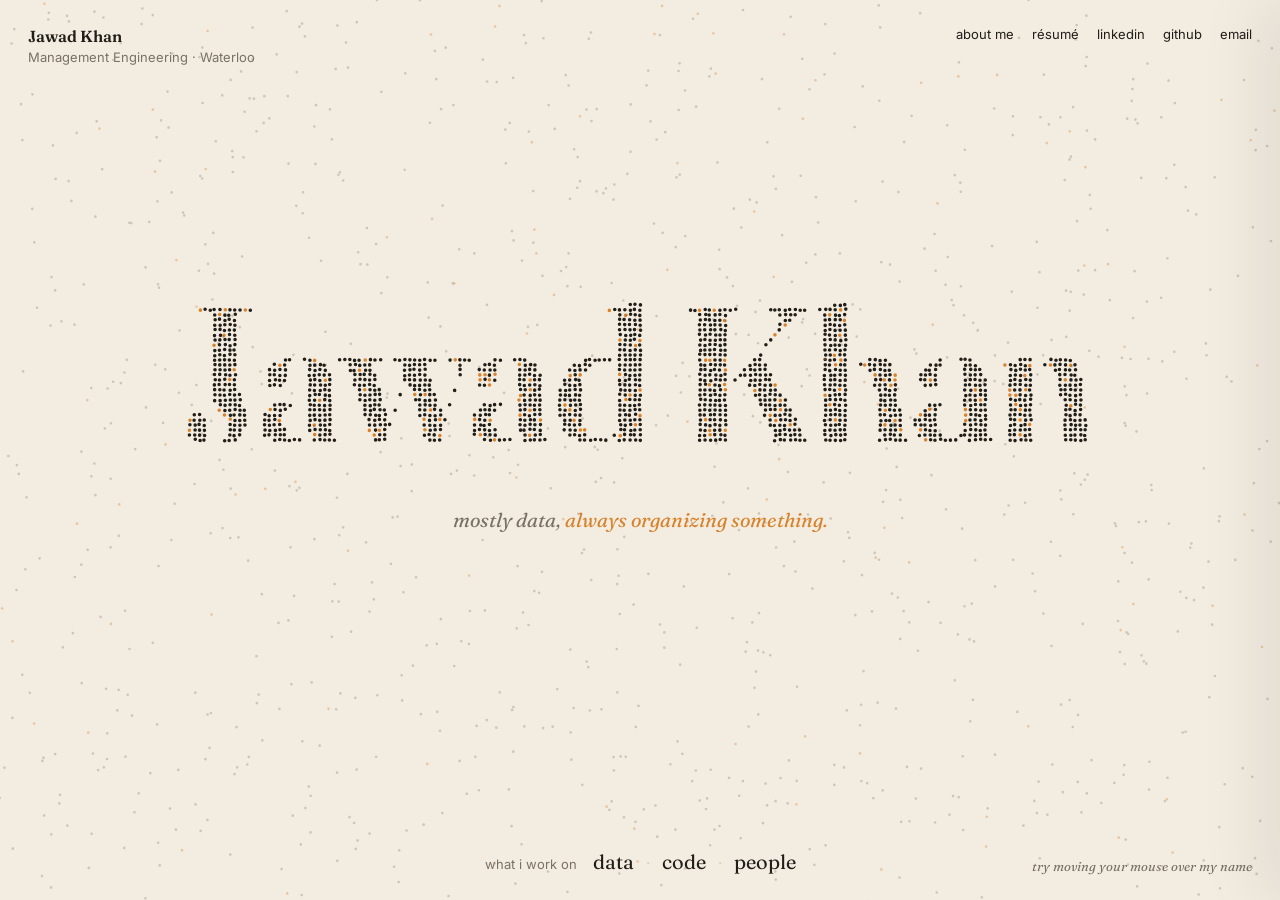
<file: index.html>
<!DOCTYPE html>
<html lang="en">
<head>
<meta charset="UTF-8">
<meta name="viewport" content="width=device-width, initial-scale=1.0">
<title>Jawad Khan</title>
<link href="https://fonts.googleapis.com/css2?family=Fraunces:ital,opsz,wght@0,9..144,400;0,9..144,600;1,9..144,400&family=Inter:wght@400;500&family=JetBrains+Mono:wght@500;700&display=swap" rel="stylesheet">
<style>
  :root{
    --bg:#f2ece1;
    --bg2:#e9e1d2;
    --ink:#211d18;
    --muted:#7a7166;
    --line:#d9cfbe;
    --accent:#d9822b;
  }
  *{box-sizing:border-box;margin:0;padding:0}
  html,body{height:100%;overflow:hidden}
  body{background:var(--bg);color:var(--ink);font-family:'Inter',sans-serif;-webkit-font-smoothing:antialiased}
  a{color:inherit;text-decoration:none}
  button{all:unset;cursor:pointer}

  #c{position:fixed;inset:0;width:100%;height:100%;touch-action:none}
  
  /* corners */
  .corner{position:fixed;z-index:3;font-size:13px;color:var(--muted)}
  .tl{top:24px;left:28px;line-height:1.5}
  .tl b{display:block;font-family:'Fraunces',serif;font-weight:600;font-size:16px;color:var(--ink);cursor:pointer}
  .tr{top:26px;right:28px;display:flex;gap:18px;flex-wrap:wrap;justify-content:flex-end}
  .tr a,.tr button{color:var(--ink);position:relative}
  .tr a::after,.tr button::after,.lens button::after{content:'';position:absolute;left:0;right:0;bottom:-3px;height:1px;background:currentColor;transform:scaleX(0);transform-origin:left;transition:transform .25s}
  .tr a:hover::after,.tr button:hover::after,.lens button:hover::after{transform:scaleX(1)}
  .bl{bottom:26px;left:28px;max-width:28vw;line-height:1.5}
  .bl span{color:var(--ink)}
  .br{bottom:26px;right:28px;font-style:italic;font-family:'Fraunces',serif}

  /* tagline under the dotted name */
  #tagline{position:fixed;left:50%;transform:translateX(-50%);z-index:2;text-align:center;width:min(90vw,560px);
    font-family:'Fraunces',serif;font-style:italic;font-size:clamp(16px,2vw,20px);color:var(--muted);transition:opacity .5s}
  #tagline em{color:var(--accent);font-style:italic}

  /* lens bar */
  .lens{position:fixed;left:50%;bottom:26px;transform:translateX(-50%);z-index:3;display:flex;align-items:baseline;gap:6px;white-space:nowrap}
  .lens small{font-size:13px;color:var(--muted);margin-right:10px}
  .lens button{position:relative;font-family:'Fraunces',serif;font-size:20px;color:var(--ink);transition:color .25s}
  .lens button[aria-pressed="true"]{color:var(--accent)}
  .lens i{color:var(--line);font-style:normal;margin:0 6px}

  /* project panel */
  #panel{position:fixed;z-index:2;left:54%;top:50%;transform:translateY(-50%);width:min(440px,40vw);pointer-events:none}
  #panel.on{pointer-events:auto}
  #panel > *{opacity:0;transform:translateY(10px);transition:opacity .45s,transform .45s}
  #panel.on > *{opacity:1;transform:none}
  #panel .kicker{font-size:13px;color:var(--accent);letter-spacing:2px;text-transform:lowercase;margin-bottom:8px}
  #panel h2{font-family:'Fraunces',serif;font-weight:400;font-size:clamp(24px,2.6vw,32px);line-height:1.2;margin-bottom:26px}
  .proj{padding:14px 0;border-top:1px solid var(--line)}
  .proj-top{display:flex;justify-content:space-between;gap:12px;align-items:baseline}
  .proj h3{font-size:15px;font-weight:500}
  .proj h3 a:hover{color:var(--accent)}
  .proj .when{font-size:12px;color:var(--muted);white-space:nowrap}
  .proj p{font-size:14px;line-height:1.55;color:#4a433b;margin-top:4px}
  .proj .tags{font-family:'JetBrains Mono',monospace;font-size:11px;color:var(--muted);margin-top:6px}
  #panel .resume{display:inline-block;margin-top:18px;font-size:14px;color:var(--accent);border-bottom:1px solid currentColor}

  /* about drawer */
  #about{position:fixed;top:0;right:0;bottom:0;z-index:5;width:min(460px,100vw);background:var(--bg2);padding:72px 40px 40px;overflow-y:auto;
    transform:translateX(100%);transition:transform .5s cubic-bezier(.2,.8,.2,1);box-shadow:-20px 0 60px rgba(33,29,24,.08)}
  #about.on{transform:none}
  #about .x{position:absolute;top:24px;right:28px;font-size:14px;color:var(--muted)}
  #about h2{font-family:'Fraunces',serif;font-weight:400;font-size:30px;line-height:1.2;margin-bottom:18px}
  #about p{font-size:15px;line-height:1.7;color:#3d372f;margin-bottom:16px}
  #about h4{font-size:12px;letter-spacing:2px;text-transform:lowercase;color:var(--accent);margin:28px 0 10px;font-weight:500}
  .facts{font-family:'JetBrains Mono',monospace;font-size:13px;line-height:2}
  .facts div{display:flex;gap:12px;border-bottom:1px dashed var(--line)}
  .facts dt{color:var(--muted);width:120px;flex-shrink:0}
  .stat{font-family:'Fraunces',serif;font-size:15px}
  .stat b{color:var(--accent);font-weight:600}

  @media (max-width:760px){
    .tl{top:18px;left:20px}
    .tr{top:20px;right:20px;gap:12px;max-width:52vw}
    .bl,.br{display:none}
    .lens{bottom:22px}
    .lens small{display:none}
    .lens button{font-size:18px}
    #panel{left:20px;right:20px;width:auto;top:44%;bottom:70px;transform:none;overflow-y:auto}
    #panel h2{margin-bottom:14px}
    #about{padding:64px 24px 32px}
  }
</style>
</head>
<body>

<canvas id="c" aria-hidden="true"></canvas>

<div class="corner tl"><b id="home">Jawad Khan</b>Management Engineering · Waterloo</div>
<nav class="corner tr">
  <button id="aboutBtn">about me</button>
  <a href="#" id="resumeLink">résumé</a>
  <a href="https://linkedin.com/in/jawad-akhan" target="_blank">linkedin</a>
  <a href="https://github.com/JawadKT" target="_blank">github</a>
  <a href="mailto:ja3khan@uwaterloo.ca">email</a>
</nav>

<p id="tagline">mostly data, <em>always organizing something.</em></p>

<div id="panel" aria-live="polite"></div>

<div class="lens" role="group" aria-label="View me as">
  <small>what i work on</small>
  <button data-lens="data" aria-pressed="false">data</button><i>·</i>
  <button data-lens="code" aria-pressed="false">code</button><i>·</i>
  <button data-lens="people" aria-pressed="false">people</button>
</div>

<p class="corner br" id="hint">try moving your mouse over my name</p>

<aside id="about" aria-hidden="true">
  <button class="x" id="aboutClose">close ✕</button>
  <h2>Hi, I'm Jawad.</h2>
  <p>I'm in my second year of Management Engineering at Waterloo, and I'm currently a data analyst intern at Webtmize. Most of what I've done involves data in some way, but I've also built software and run a nonprofit, so I haven't picked a lane yet. I'm fine with that for now.</p>
  <p>When I'm not working or in class, I'm usually building something, learning something new, playing video games, or talking with friends.</p>

  <h4>something i care about</h4>
  <p>Growing up, I didn't really know what mental health was. Nobody around me talked about it, and that's pretty common in South Asian families.</p>
  <p>In 2023 I started South Asian Saffron Minds, a youth-led nonprofit focused on mental health for South Asian youth. Since then we've run workshops at community centres and schools, written blogs, raised funding through pitches and grants, and built a team that's now spread across the world.</p>
  <p class="stat"><a href="https://www.instagram.com/southasiansaffronminds/" target="_blank"><b>see what we do on instagram ↗</b></a></p>
</aside>

<script>
/* =========================================================
   CONTENT: edit your projects here
   ========================================================= */
const LENSES = {
  data: {
    line: 'dashboards, models, and the occasional "wait, that number\'s wrong"',
    items: [
      { t:'Webtmize', d:'dashboards tracking ad traffic and conversions for an agency, plus rfm customer segmentation in sql that sorts their customers into groups they can actually target', link:'' },
      { t:'Stratford Concert Choir', d:'dug through ticket + social data to find which concerts actually drew people in', link:'' },
      { t:'PriceLens', d:'price elasticity modelling on my own grocery receipts: regression to measure how demand reacts to price, then simulating whether promos actually pay off', link:'' },
    ]
  },
  code: {
    line: 'most of these started as "there has to be a better way"',
    items: [
      { t:'EradiScan', d:'raspberry pi + yolo that spots invasive species in the field and logs every detection live', link:'' },
      { t:'TaskFlow', d:'full-stack team task tracker (fastapi + postgres) with a dashboard for what\'s slipping', link:'' },
      { t:'Hands', d:'early engineer at a startup, built rag-powered recipe search and a trending-recipes ranking', link:'' },
    ]
  },
  people: {
    line: 'turns out running a nonprofit is mostly spreadsheets and group chats',
    items: [
      { t:'South Asian Saffron Minds', d:'a youth mental health nonprofit i founded: workshops at community centres and schools, blogs, and a team around the world', link:'https://www.instagram.com/southasiansaffronminds/' },
    ]
  }
};

/* =========================================================
   DOTS
   ========================================================= */
const cv = document.getElementById('c'), ctx = cv.getContext('2d');
const off = document.createElement('canvas'), octx = off.getContext('2d', { willReadFrequently:true });
const INK = '#211d18', ACC = '#d9822b';
const AMBIENT = 240;           // loose background dots
let W, H, DPR, GAP, particles = [], shapes = {}, state = 'name';
let mx = -9999, my = -9999;

const shuffle = a => { for (let i=a.length-1;i>0;i--){ const j=Math.random()*(i+1)|0; [a[i],a[j]]=[a[j],a[i]]; } return a; };
const isMobile = () => W < 760;

function shapeRegion(){
  return isMobile()
    ? { x:0, y:H*0.09, w:W, h:H*0.33 }
    : { x:W*0.04, y:0, w:W*0.46, h:H };
}

function sample(draw){
  off.width = W; off.height = H;
  octx.clearRect(0,0,W,H);
  octx.fillStyle = octx.strokeStyle = '#000';
  octx.lineCap = octx.lineJoin = 'round';
  draw(octx);
  const d = octx.getImageData(0,0,W,H).data, pts = [];
  for (let y=0; y<H; y+=GAP) for (let x=0; x<W; x+=GAP)
    if (d[(y*W + x)*4 + 3] > 128) pts.push([x + (Math.random()-.5), y + (Math.random()-.5)]);
  return shuffle(pts);
}

let nameBottom = 0;
function drawName(c){
  c.textAlign = 'center'; c.textBaseline = 'middle';
  const twoLines = W < 600;
  let fs = twoLines ? Math.min(W*0.3, 150) : Math.min(W*0.15, 190);
  const font = s => `600 ${s}px Fraunces, Georgia, serif`;
  c.font = font(fs);
  const widest = twoLines ? Math.max(c.measureText('Jawad').width, c.measureText('Khan').width) : c.measureText('Jawad Khan').width;
  if (widest > W*0.86) { fs *= W*0.86/widest; c.font = font(fs); }
  const cy = H*0.43;
  if (twoLines){
    c.fillText('Jawad', W/2, cy - fs*0.48);
    c.fillText('Khan',  W/2, cy + fs*0.48);
    nameBottom = cy + fs*1.05;
  } else {
    c.fillText('Jawad Khan', W/2, cy);
    nameBottom = cy + fs*0.6;
  }
}

function rr(c,x,y,w,h,r){ c.beginPath(); c.roundRect ? c.roundRect(x,y,w,h,r) : c.rect(x,y,w,h); c.fill(); }

// analyst: a rising bar chart
function drawAnalyst(c){
  const r = shapeRegion(), s = Math.min(r.w, r.h)*0.6, cx = r.x + r.w/2, cy = r.y + r.h/2;
  const hs = [.36,.58,.46,.76,1], bw = s/7, g = bw*0.55, total = 5*bw + 4*g, x0 = cx - total/2, base = cy + s/2;
  hs.forEach((h,i) => rr(c, x0 + i*(bw+g), base - h*s, bw, h*s, bw*0.22));
  rr(c, x0 - bw*0.4, base + s*0.06, total + bw*0.8, s*0.04, s*0.02);
}
// builder: </>
function drawBuilder(c){
  const r = shapeRegion(), cx = r.x + r.w/2, cy = r.y + r.h/2;
  let fs = Math.min(r.w, r.h)*0.55;
  c.textAlign = 'center'; c.textBaseline = 'middle';
  c.font = `700 ${fs}px "JetBrains Mono", monospace`;
  const tw = c.measureText('</>').width;
  if (tw > r.w*0.82) { fs *= r.w*0.82/tw; c.font = `700 ${fs}px "JetBrains Mono", monospace`; }
  c.fillText('</>', cx, cy);
}
// organizer: a checklist (the last box is still open)
function drawOrganizer(c){
  const r = shapeRegion(), s = Math.min(r.w, r.h)*0.62, cx = r.x + r.w/2, cy = r.y + r.h/2;
  const box = s*0.2, lw = s*0.045, rowH = s*0.34, left = cx - s*0.55, top = cy - rowH*1.5 + (rowH-box)/2;
  c.lineWidth = lw;
  for (let i=0; i<3; i++){
    const y = top + i*rowH;
    c.beginPath(); c.roundRect ? c.roundRect(left, y, box, box, box*0.18) : c.rect(left,y,box,box); c.stroke();
    if (i < 2){
      c.beginPath();
      c.moveTo(left+box*0.22, y+box*0.55); c.lineTo(left+box*0.44, y+box*0.76); c.lineTo(left+box*0.8, y+box*0.26);
      c.stroke();
    }
    rr(c, left + box + s*0.12, y + box/2 - s*0.035, s*(i===2 ? 0.42 : 0.72), s*0.07, s*0.035);
  }
}

function build(){
  DPR = Math.min(window.devicePixelRatio || 1, 2);
  W = innerWidth; H = innerHeight;
  cv.width = W*DPR; cv.height = H*DPR;
  GAP = W > 1400 ? 6 : W > 760 ? 5 : 4;
  shapes = {
    name: sample(drawName),
    data: sample(drawAnalyst),
    code: sample(drawBuilder),
    people: sample(drawOrganizer),
  };
  const N = Math.max(...Object.values(shapes).map(s => s.length)) + AMBIENT;
  const old = particles; particles = [];
  for (let i=0; i<N; i++){
    const o = old[i];
    particles.push({
      x: o ? o.x : Math.random()*W, y: o ? o.y : Math.random()*H, vx:0, vy:0,
      tx:0, ty:0, ax: Math.random()*W, ay: Math.random()*H,
      ph: Math.random()*Math.PI*2, acc: Math.random() < 0.09,
      r: 0, tr: 0, amb: false
    });
  }
  document.getElementById('tagline').style.top = (nameBottom + 6) + 'px';
  retarget();
}

function retarget(){
  const pts = shapes[state], dot = GAP*0.36;
  particles.forEach((p,i) => {
    if (i < pts.length){ p.amb = false; p.tx = pts[i][0]; p.ty = pts[i][1]; p.tr = dot; }
    else { p.amb = true; p.tx = p.ax; p.ty = p.ay; p.tr = dot*0.75; }
  });
}

const R = 95, R2 = R*R;
function frame(t){
  ctx.setTransform(DPR,0,0,DPR,0,0);
  ctx.clearRect(0,0,W,H);
  const groups = [[],[],[],[]]; // ink, accent, ambient ink, ambient accent
  for (const p of particles){
    let tx = p.tx, ty = p.ty;
    if (p.amb){ tx += Math.sin(t*0.0004 + p.ph)*22; ty += Math.cos(t*0.00033 + p.ph*1.3)*22; }
    p.vx += (tx - p.x)*0.045; p.vy += (ty - p.y)*0.045;
    const dx = p.x - mx, dy = p.y - my, d2 = dx*dx + dy*dy;
    if (d2 < R2){ const d = Math.sqrt(d2) || 1, f = (1 - d/R)*5.5; p.vx += dx/d*f; p.vy += dy/d*f; }
    p.vx *= 0.84; p.vy *= 0.84;
    p.x += p.vx; p.y += p.vy;
    p.r += (p.tr - p.r)*0.08;
    groups[(p.amb ? 2 : 0) + (p.acc ? 1 : 0)].push(p);
  }
  const styles = [[INK,1],[ACC,1],[INK,.18],[ACC,.35]];
  groups.forEach((g,k) => {
    ctx.globalAlpha = styles[k][1]; ctx.fillStyle = styles[k][0];
    ctx.beginPath();
    for (const p of g){ ctx.moveTo(p.x + p.r, p.y); ctx.arc(p.x, p.y, p.r, 0, Math.PI*2); }
    ctx.fill();
  });
  ctx.globalAlpha = 1;
  requestAnimationFrame(frame);
}

/* pointer (mouse + touch) */
addEventListener('pointermove', e => { mx = e.clientX; my = e.clientY; });
addEventListener('pointerdown', e => { mx = e.clientX; my = e.clientY; });
addEventListener('pointerup',   e => { if (e.pointerType !== 'mouse'){ mx = my = -9999; } });
document.addEventListener('pointerleave', () => { mx = my = -9999; });
if (matchMedia('(hover: none)').matches) document.getElementById('hint').textContent = 'try dragging your finger over my name';

let rt; addEventListener('resize', () => { clearTimeout(rt); rt = setTimeout(build, 200); });

/* =========================================================
   UI
   ========================================================= */
const panel = document.getElementById('panel'), tagline = document.getElementById('tagline');
const lensBtns = document.querySelectorAll('.lens button');

function setState(next){
  state = (next === state) ? 'name' : next;   // clicking the active word goes back
  lensBtns.forEach(b => b.setAttribute('aria-pressed', b.dataset.lens === state));
  tagline.style.opacity = state === 'name' ? 1 : 0;
  retarget();
  if (state === 'name'){ panel.classList.remove('on'); return; }
  const L = LENSES[state];
  panel.classList.remove('on');
  panel.innerHTML = `
    <p class="kicker">${state}</p>
    <h2>${L.line}</h2>
    ${L.items.map(it => `
      <div class="proj">
        <h3>${it.link ? `<a href="${it.link}" target="_blank">${it.t} ↗</a>` : it.t}</h3>
        <p>${it.d}</p>
      </div>`).join('')}`;
  [...panel.children].forEach((el,i) => el.style.transitionDelay = (120 + i*70) + 'ms');
  requestAnimationFrame(() => requestAnimationFrame(() => panel.classList.add('on')));
}
lensBtns.forEach(b => b.addEventListener('click', () => setState(b.dataset.lens)));
document.getElementById('home').addEventListener('click', () => { if (state !== 'name') setState(state); });

const about = document.getElementById('about');
const openAbout = v => { about.classList.toggle('on', v); about.setAttribute('aria-hidden', !v); };
document.getElementById('aboutBtn').addEventListener('click', () => openAbout(true));
document.getElementById('aboutClose').addEventListener('click', () => openAbout(false));
addEventListener('keydown', e => {
  if (e.key !== 'Escape') return;
  if (about.classList.contains('on')) openAbout(false);
  else if (state !== 'name') setState(state);
});

/* résumé: the PDF is embedded below so the link works from a single file */
const RESUME_B64 = "JVBERi0xLjMKJcTl8uXrp/Og0MTGCjQgMCBvYmoKPDwgL0ZpbHRlciAvRmxhdGVEZWNvZGUgL0xlbmd0aCA4NzI0ID4+CnN0cmVhbQp4AZ2d2ZIcx3WG7/sp2hEOxkwYaHZ39aorD8GRBYkgQQIUFbZ0MYRGI4oEh6RFLQ6/jt9HvvCt/Cr+zpJ/Zi3dM3AoQixUZZ08y3+WPJnV8/380/n38yX/263W8/1xPf/hdv7F/Nv5B6/n681if9iv/Gm5XnfLRbc7zvfdwR7OX7+dv//6r6v5avb6d/N/m1/8/OZyzpDV/OLPfrGdX3DHb/z2cv6023PjF1wsF4f5xe95xNVxfvHt5fw389c/n1+/ZuLZcXHcrXc+b16ult1iB3+r42J7XOWs6zlXPutus3/qpLr5xWG70/V6edxezirl+QTlXbfojqvdgHYXtC/+83L++g/B1uTLx8XmsNuXl2ehjsrYH5yrHUrovpbUuofUiM/Tfy7Pfrycr/eLjWlvxgU6uvmjP0NHt37Bsx/8Yj+/+Ka8ds/FmsH3i3LnjV8wGBX/ZhaaxXLHw/zP2DtsitV2xv8G9ncLFP7mrev87fy4W+xszDfzV+ADKIz1trZXV9uB5I9T23q/XWyXy2l7zkCRBPuqyCNVoUYUs27UYbhyLQ4Hzy7G6rh/66PByfvD4dyq5rJZHMNphd9ezmISYetm2qAFbFXJIW2HpraL/dK0PDN/eztfGe3t5ryeN0tssT8UPSf0q55nZ+C5Wa0X+103rWfz1jvpIFE2u/h9QSBQDIm/LBdntflzHwVMAVyorgBY9pHfv67eXtUUzJorFTUVMG4B4wadCY3LxXK5xPffzFerxXG7XfvIct3t5rvjgXe6VNZGceKV2Ww1u/jqm2/+PXlYGhnCTmXE398s1utjdYjtxkwmBsbusNnhrLv9fnFcrjMKbDXtR64b8HQTMEZLd6Fe09ddODYhs/DkUXDC55Bqf9jhr/2Jarj5CRNtNhuLGy99TmLLX/2COwokmDgsey+vegK8u85ffGXhmsDxaXnPuOfZ/OLXF34Lnj/wC5xI+LnT8B+Lp4zjFawcOvPdJ0Ey+cQNoH6P9LDFlRi9+8FpoTjRgrvgXfN99OtLvwdbQbYzskAsPFfifwetNbCYIqZoqdAqwb4rE8JV8e3JFBUIIJusSKSRByoCPiwsZjhHB5b7ukM3u3jPLzYm+ZUP40I4ufmm3ApBkDLUA4XgkdHBPrh+CEArM/HSAN7jcwJAMwPQeueG4QKNks9Do7KFKavrugX2ESCeO7tgWSaeXSA8b3Lv6leNhT5S0hqH9KBM+TG/kMH/6FhAfgUmBRYZ676hDwIOa4PCDQHMcRWq5M6tk0JxZgP4gqIPEM/zi2uXA7D8xS94SRiR/EbP5D/MGteQ34mpP7n42OveLGdehhDGnQPVuAtEJ3uzCnZ5xBDixcPTc04bKLwaNcpdpD2JIcxPuWcLXMuAsO7A7XD+K4WPRClakruJd+lBdwg21ZMmwlx40na1WG1LgVkRKqSlIA76iBuaSXxJRs1tF2YzjP/cFY/5GW5In9XAo/cEGV1okgzbclaw0kDEdMWjJzkdmmk1aRZvNflLURWjshO6NWJQ0KD/cM4NvxELIKVnbUwPtPHmZ0VUId/CGuiB6XvZf0xMirwLQRx3SuMvnTFIPE8p0WWVUpKoojCkRwS+v9Gk6cSNGR+ps2cuE24l06TVZiXNwpnUUiVxXk13umUsGCYY/0tzS54lTSoFnwUVJp+P0rk7dtVE6hW+2hRyEvjdcbGmNh4uJSxieDxTUqwSSNe/[base64]/JmkJ+AqXNZmsh9V9cfjQuhclC75959jNZ9kvnCvYaB5L95S6iDm4i6tpCxIP653Kufg3OU6gyj+cRDarlwo1AZYiwsgI1FxNH+XamrrbZEVtgeuX8MKMKBdXVs1Y2rEcUwrR1emns6mUh8twvsGOjlZyhybLKAeKiImGsOqY5a/aoGpZH+kRnVmBhCTQVZRdwCi6QPEMIVxoU6RI5HsLckWLluKMo2gUDo+gdmFPd5oV1jd81uciojeY+FtrSUdy6ARCr2dwezXjZUpapgUH0RaqU4eJB1pAN9FIziQJGoT27EEj1ole8XurollwBAzT29CU91d7JJf32iLssaTN6w7Eu6a//8t3tD1/dfotnYSd4d6KTq/rtAbWvDrmqn72dD1b1aJR+YfQVYHpJo9FW/au8doBt92uebHuBzzpWX5jWjjQ3DVcWAk339m/Ts/3X5Lb7VrvZv4ec0mQrE/Um3bNcWHbznHfUYPwEch5HkJ8LgC2jL7iTzQDqiR3/8lX83/yCdae8deyHMriw0CSb1mwnGiHbLSF4u0tud2qEfGi535vBwaXFEWNne/DlIcGR3k9Z/eZDHx55BPXF+oKLYBH/NUpGgOHPnToPI79zR9PcSshvH8hvKzrb6y2t7RQiTV07bmcbwjRftgc6R6c08NHlfOv2wu24gH/zP5fxa+fRRFEF0EoQfRUehaMC9nAl7oiE+2cQ+MDJQl+jskXDeJGqWvGSbesLgpJDytobJiIp8Cbswyx32hUpi8yYMxIf+g9v50KTv/n6c3+VgsfCxHrV7XZm889cDYy8jYDEWlrSVOP1QsV2cdzvY3cgL3erxZb29XZjlitLxv3Mdwcu/[base64]/rRgvZi3s1QUimkFQoramuTofMNW2PY4JjH3n6URFzvabO3owi5oduUZgUR393e6J5mUCPGt+LzIE9X/twLj5zSmSIsI+7kEa9LER1p7Gi7mnUC6dF+mpGvXES6LW/72BGh303oWdDcWsmtKf7ptCV58u+kI0FnnJAjUQiJTZOBG+DOTtJkzCfXwhCmtSbCcYb2BQCxJvwpQsx0lhA4YaavQDtG9cRPi+i4ryBtKhVlcrWb5wWWpajiKZeCyY8a1UmXNmtOPfKwRJb8xkp8z33EgsfD3pJumWI49iqzgc/jeucCqkU6zvOQbx+O+P8Q+0tiKfq3+JXEmuQ5M1HJfB4L9L04uFYljRU+h0pUWoVybocC614W0AvipSY4sWzgHW9zmprGzskExiZN1udG0wMhu296gcmrFEjlWsvqVKTSA0m67s21fxCOykyeNOgFeb+tzBYVNFEo4a4aSxaTCnIrE+/H7flAdJ4bbTr2ULImbGcOxl0N0dbHR0yeL5D1N2wAbw+dqNc/qpILISdbxemiyiTh1bcA4UjmVnSCaz1DIXmU+vXRqcrjilId7KV+q+fuQiE+596xCDmvHBKvgdYVySCrWYWw7oj4go+lCOjfedxFBWB750XWJAE0lRD25QI0KdoK9BWjIh4ja6SxaolLyR9UeUuQpbXVGUzoix+azxu0N/[base64]/27F5ibPYmCE3/DXTAVmGWhLMTIWcfwQlODTCWcRujzfCtVV41JA5pFyGt0WFy1l73HXEh3oipTGvmMmgmB5hTAuILWeyKpOzXiiMEmShhkbB4iglb0wlzjBYHcZjkNfVanUQZ4jJie2SNixU0sA8flVfDQbPmObSf1VWqSUdvfMoadzku5dO8GpbJYRFTzyHwqG2vYKFO6cw/g8j9Q8AgtpTY18TRfbs5xfe+6FwDEhVU2HMFsKhVhNnXjgHhErNutORxXemC1LpXgv/f8agDoceHs+r4bgsKHhJKhQ4ueTZo3s5CWf9TaQBaUkIY+L18FOT2SG868Ye4bo5XBqS1dI0WZLz5FPCIymRkAJHeSQaP7buKwXfQi2mQv3vofG3qFXTfeYfrchaNIDUbEGoxgXDYzqW1CXC5CgRghzLIrLhqFM4PJ8e48B1+NRieOEobnX/j2KTTSXYWZSrb03RjtUZ0h/l872fDf5gucIMxzVbAZymGMmKqUf1c0mDkYjt1SsMKbz4o9U5vcChxMimqFD+fdDFx6MXIl792HZeDLuIBB81sNi7UBDzVKG3NoO3RrYiT5l85X1UeIv+P9ON/LhSyRDHvzqPGuSfNbk/uw6QoERrnphc9Lf4DYaj1cKw19bw5ojXZisMXfjGU7WHml+Hc3HPqIvfhNxynfQ0mVZzZbnLFHbbakn0ZhKpgGWExLs1MnVFfL/WK73RznfaYeuXmyou46sOuWL2fVUCW6dgWjuTiZEnhjw+7i1hDSDbcvAgcMj2MbtoA0P9D+U+4avb6c72M/tjz8MgCH4LfhoMxUNjxyNzw2PDSD6LKyZQJDmAN5sBfz3J9C18tMe1i24eDyJI29bQhF3c1FYIWL/ubN6rjZku1mFiAiNFqGl6we1OsbEpBJB9tQDWufOAWm+rgXG09Xe+vVwo4nR9FWF7bnzqh7g3qzJuILwjVrXeHeyIDCyiIoymXPxVNlgDmUp9ifFt+zMiAtUi6+5MLOocVWk++2WAvb3sRrx3M2C69xJknyvZ2TUhBmtAyO/tWnj9DYRJpxf2mNPx8OfFqRWkk3OGZ39h/O7met7bscKu7yci9I2UZ11GQu6aQw0Qx6OOOO1kBgXnl9WEq6D5oZ0K+ZNI0U/owddNJsbCxDqq2ieNPU6r4V1YLnCDwwajWAvGbzUJ2liPAw5X4IAWCsVbD5ofGANaQEcz/uacUKOlTCfMezgCHUdGorF3eaSWC9a9Z7SaOp5xk2KC/d5UJG2HGfjUyH0GgkqtjGJLWsOQukcK3lYbEBD8OFVIrUbKuZonzZb1N671tL2YketgpKMR/F7tBAsmg921O1KSn72yejg/piTV2b2hSQkarXaU4rE8zOwKDGARGrnX8TJq2pd2uJmLcaE4qE0CN1LB4XKrsjJ+JX5YREDZXnDhe4PTu+zVraIRU/B1ND5TMv1SiuzGHc0YTLqhjdUr0dXhXgllu17V7UCxhwHoua7gMymvA+RTZjAaCQjiZQpGeNBSKFIokmylH+cZLbk4RwXdh5MHZ4rKstRAFf5NVWbg/oi7NHbLdx/v/S2aFOCHfwOV8WR/fYFF9Q5BaqqVKxyY98Zl+t8UdpVWhTQdlMUo3b2FSILWmzVObMqVpTQKkW0pQNrWw/[base64]/KIeBJiLzxOfJEZn3q8W+LMN6oAn9D4Uzt8lMLr87ifNSSnrRg0t6+OgpB5g0kNCjO5M/[base64]/+fqZcI29smV1vpBWpzKjalJZHH+cRJ8G16FXAk500q4I6jsou7QCF/YDENg5rsj59BSPe2c1dGNwiVIVbuHjRe7zyYRgv/AiUh83Mow34lsJ5VdRQR4PQKaZW9BHXB75p6TG2WuUx0nbZPf36gZ+mOPbfrh8Ah9Ws5WC4tUYl3L1wIVC5eA9Q8ygsxAXyPcD4hr7XljV/Tj3a5gwdoCEZW64uEGKzpkPZGYsdW8J/8wu8/kyHsmVv7Pl+aL7jF0G2m1E7jx4NjTfsatj2VW8gD4WEHngUerCuiSM0+mnvmYEHHTge08iCVRGLZi/EkJufCLh448GO17iW5m/cKaCvGc1xnJk7m7LR/Vi4lX0McNx3856Aj2x27jkE0tHliXfTD0qvc5brG+SZ7HV6XPdQjPEREVXCtMITd3Jfi5aIBIrxfrz8mY8HE5Fq5T68ODyp3QEta5S8vpyxmYt/ScGmcj8SqztSolxWj5rJPymB6OOefk9XZPzqy2ZTKqthRWZHbcamiYyz4ruC0o6sFdlHcgRDl0U95E+fKHsnqLKmtxBLSuKZ7mj/[base64]/wWzOrw5mz4pa8BkDTDONHzQeNKt+qkDdVpWNbSsmSTQWoJhRKNEZ0NMY0kpVUnTlOC/hKSvPoDTegvULolSPqqTRs6Mk9BM2qh2JItZfujJkWC8Jab7bCvWpiMTXZvkTRGIhtJbmOZmwmSq+QC2iMTZ0z5oRZsfQXEiIuZnQh5nt48AVOc3Bawy0/8OVN7swSYvW+BBbf0u+i9wnXybyxPuLL+xL/h3nDzi35V4f0ed6cyiCctuSrw1KlZgq5eHX75scfbnEpfnupfGk4mYVsO3THZ4fzpJMlEEVmfJv0j2f3cvghmcWuOxzL272er+3lbJ+gPU/7/B7SP5np+Pp0GFo7NgDQq1Yysp1wa/7g9hVK9ciD6xKSMoJCSzWhKN7Z4RLjgflkvrqGKz7TGFlkNXVzx7gaJkiThhpEyB2/x8R4AByIU53e9GgAe7FIMNUxDDPCs+uoWe/20OvrEXuZHlju/[base64]/2OC5kYf7rTngZu+uOPDLXZizJh3T/Ec2VL1hbq3bPgHvzpoaHcJMLHrguxZrPGvJvhIm+0bG4UMIBf0HjmNFi7aVLNxEGvcHmpyX9VISdXRDEFMIP9lIQBEFKaXBf2K2H5nsinuzaiiaTGTHg53bzBLKElP3cbbYCQTBiYCl1mBVhWjFawlRrEe9+LHvyifr2zs7lll6N+Uf8ScK5tIf2HWxjCTZGW/4dLryBLwuv9YN56B1Y265l+QXLwaf1Ux8RbA+sNkYDvpbMNFHmR1Baff8V38miA+SOgchHychHKRzmBdZolYRcM+9TBghAf+gUhLTwOLOotfHhwLM8RG62Zl/4ek/Te8/jfY8Q6OYy69uFQD6vAU/out8SUZk4KpV3PaMaMTv1dOU0eBv4QL9MNt6Idya04BMNPv0krxrBxxcy56Yk+psVxZPXEQdOz/Mg7Giehe3EQUDXSl72QPWXfLcv23ZEffE0bv2Njyo0OpMtPtcRvGOQiZnrRH4jCqfRxTemnFA2AiFBdtUvsKvtsFiD8IuRFb09MmYNOk/opGhWxEs3pUegJ+zQEPnbqcBAujH4jGxPwwjyVuXLIzHs7r/w9mBGQNI3uaD6RRBY72FV6EOY3gU0k1+iGuxc+C0yNiYd7IZ4ISFFiQI8C5NChEmhWnKdzOl+S8uH+/yOnc9hsvdmNcvoHXs1KzYgbLKHmYNIzrGUC78GauJ4UsAHh2jw37MqLCrruzPYCj0MbLVm7M2jzaybNrd0Yc9QkFdoDJZGZ4DmckVlEIPy6sGUJkqnV4NBTvag7mlkM23QptbI7ecsSsQWXeNqX33VjM4qslDOxfFehrdEejNAbeBAbEVG5Iw7FvO5IW/nDc14XjSnUtUX9pRnR8BRLWur9flFrXAknwkqu4hHWorTI1QQ+Ht6DRSSlso1KZL2vMd+jXl/OaA5pSyqVHrx0R21AVSRFqZYaIjXGg5hcPNINrfDvbNfbvmd9l9LaVhj+Iazt49Qm67XLi/LFidAuC0WwAvZVJElpCDWwgr00T8nhk8ix98w5WrPIh6rJkoeSedGvdC6uGIPJCZiNFaRpSZPDp45B2u81eWo1+bxR+zJvBMVTNe6s/bFTQ4t5pbSmmaU1ixq21JQzS3nxczk8spcy2IwhWZe7elGT6EJdqaxYPf4MvcjNJE1Wr5RjlQ3tUqdgprGBS2b0AGfyY+mh/6GRZK2xoRwoesEQt2Vo+K1EUzuAQJcfE4dDVgllZdOVqQ0G6vpYCuw13pocd2LxyQ+DLY78gPVw8Sl6YjF/FBr5K3Q1SkHGlii+MtMjQVcmMJJp96Gt3IAYxhGqwFFtdiaSog1jzPwMbJlxq469NIYj34MTQyOIClePjEu0oxe7ZVHeO8SlFRvA2658ZF3j0quiPfGIPyEGppb5q/blfbJRD7ZDQzysxUzgcgzZ8P7vhTHNWU8eilc4G32exdZ/P1g97rdkKi5qFytqY2wrHuQcglYLgX4oQoVToSjznh12yggt6uO6p2pQKiqxIxKuo7pUtXiKVCNkidPaOSNAxEEZzdzYUwv+qpHGyDKQ3jjjpc13z2JfBMSpGAwv9aQ15L4JlIpuVREiVUNR35+m1mO+OlrtLF2XnxCo5xM+w5nZpC9FDYAKVbHsuInZiKru/CwtuXzl4y1BRa7hViiIN02W/ITryofxMISI8TYTtwJs3NJMATYehYZEytPLh5oxdIXtCemxgrdwz1cT0CpnJ2PztQnOUxrZ2hJiyf59amW0lijHHujUot/mhMSuV1WNA3/omsNcnfafYylqbfuXLkld7TUaiCSF4OYZDy1Fm/VmqBdjhQNCwMp5JxDaQjVPuJNr2bAew/Oroljz2wdU3KtHpcWouBEx2cyKiDh4cZtUZ4XqiZ+LExdj8nFgz7BkXuPMzvKrDQR47iJh95DEYzaoWIPawBkq/ZWP4aKR9jrulc9MoAS+ymdjDUROrlFXHFVa6/MkkpD9sZvH/EzSagMo96W7VZPQM+cIXatQU3SpQUi3mmhUn8bNXjUGHsxDfZWBc3misP4Qqbl4JxcNNYUmTZXxEUoKMUbSgm6bFfRi5SeQAf1aMImYaLVdT+PDy5ha4hpmSRFNJhbVJDEqt7F0wAhYjLOXar6yFkxcmDjNT+RWKSpTmtmBdKYvrYIiT/CD+nhFa9ZBb0DK09Ku/ZjFSgqEksrCs5FO5xwqj6ngcHZs5IdJtmBVYRmjidLEe3rW00/[base64]/IVrOYYo04Uhpip38VQaWM8ADu+UheP5NIJCwpjnzJOCiSZ4nJSoHqYCVdiINhwuavq72vfJSaGXRnx40PnEvW/vZgPAzInYg8QEW2w+jGj0ItoKARX6TCCknHftD5x/Zrqw+8BSToarxy9JYaGbSBNJd43OSLEcRLcA8eiKSaCNSNhPC1KPgNXd/o+3Bozk3l3o3l3VbCgNipPE0TD/6dbRc3Zsv2w8S+C/4ZKyo2UaWFlUTxYZhVbhRKsmiQlvcGt9wMdaVhZJB7rN4mullegsn0ov9zbPjeLv+ZEhpPlY5HVLKvgeu0bA9jHecd3K2Gz+Q8jV/43cTQgoPyidV5cqQFaeiOqXVMixWvIZx0CUiFucCIAKjcuNTxHB8pZON0SWLaWifsH+W1iOcXl4bh/cEG5xObt8b7WmkFz4BPCeVzv3MO7/yvj6M96Svf/sjaoplDX9u0ZaM/OMrk9/hNLkpTeuIn05/9z1pTnV3pWavK+TYVzIW4IT6h5gbuuYiLMeziMwWfN2TYhs2f77F1/mxUOEUUeCOd3WhdyNmQERkzVHzm4FXblbeC9iwKzcejlYwfR0TlHKr2oxtq3MyywsfhzoTZXbyp/41OoFBbEA31ttmZiNHoXntNAClJs00jIy6JQq6COzxmrjXYAJkU4FOr9ux0OHAH0U0S40aq1dDn577H4LUb+F3y94M4xrXV+/s+h425e8N1H3kz11elBf8ooGQwCJm/X2NqB6wgB7GPhvDPVdBHNkt0vga3QKFrb4h8oXf401L6P4wfIo3K/kocoOCfr6jUdpYpC0nEY8bftTepcpGR21JPHJW42gwa/DoAdX2yWf208zcQ5KPH9IyX2Js5vwdltW+/DxB9bbx+Q+5hzBERLM/YxfwbYHpK6BnzodxG2kLlQp0YR6eiRYRDArFcV1KcvhZla5o76zW/KGAEGEEw5/AQGLuuvDSnH8yLcnHuQj5CKZaDVmx5ZzUyiT4ZbRHhKimrgKJSNNb/vMqxFTCBRD9Ts7sNouiifqI4QY6BfCoJ8F5BByoa6dYeWM6MTohPdJgsW7K91Ik//RhsHAl+e9qthTTYkvpTdEpbFnOZaISZHxZNKfZ76sydSXqmjrveDlBXgVaUVk60fecby8yG500inNvFVHjC0Q1pQmPvCdjkduxxpCCsE//[base64]/N7rkmuK3lW2Wuvde/73j8SDhY9Q34FCMIOqoqAo/[base64]/SvkQUIOABGjjD3PwFDhD3KC4SEAtAOFxgYCndHL/GAQ6BIAHp3gKG6FkDXDQr/k6z1J4EP8Bc4ACEBob/L/bX6VyEY/PdiEBiMcHUDwX1gcAeAPcwFCtBV1RJAeaP4ACA45FciyMUdgW4H5AmCuYDs0Am/WwcBVBX0ASA0SH/N5w5GwtxQ7gLuMJdfMwJ/lUHDrAKHKCFcXaFwlDvBrymVYUgoGIVA+gD/OlxnOMIL7vcvyx4Gh9j/AgPi4QY0hsMee0DVlQF/ctAugn98DlAUQExQUFBCXAoAfQyAeoMdgb82MPJxgwJ+BYV+udEzBPi5IdwA9ugxoAEweyj6i8DPHeQJBaCQHtAAv38P/KdFICQEgMDAKIAd1AEGJ/inOtoNtf9jo88fCfMGWAiiCSoEEPz1/vvJCk1FCALu4vNP+u8jBuqamegrmfP+BcDftRQVEd4AP34xEQC/sJgQQEhIRAogISYICPjPOnog2F9TCv5TWB1ujwBI/WkXjdO/Wvb8IxAA918S4gH8Zy0dBJq5UAD3P0S3FBQTBKM/0Pv/X9Id8GvJ/4rlv6r8H4n+XztS9XBx+Y0S9x94/qc4yBXm4vNXBpq5Hii0CrQRaC3A/2uqKfSXigHciggXyH+NqaNAaC0owB3QfP4LRpi7KswbCtGDocCOf+jyB17jX0JzgcGhegh32K+rBcAvhL5Gfh/b3zG0WMHO6OvDHc3J3yEoWjz/ibUKHIyA/FKZsJg4AIREgnwIBNEkFRYTA/gJoeUIgXr/ZjEAKABHoNDlAejhAgD2CCTBrxOVEAUANX65/lhiAKDm35aUBAAI+tv61R0Q8m8meqXjP6YQOgr/N1MKAPT6bf5v2jVEoUUEQkL+7v/X5GAPJBKt6d/yQI/6L/v3BQKFekPBBHPTCLBMuFN1eOv5WwUGL/714fsTHOumaTz8fnPIdx4/SHCTeSpfhn5Gniok93eRLaypcJ88mGe+9ttpqsV90pyk33Lpf2WTaDC23kIwO0r9YeT1jkLNeyZ8Rn6jBxv+14/9TUKcsZow2zU4ch57SJLo5VGce/Woede8L/k0GDm9rr9RKa5JeFUyzh9r/MwypHCSI9cua4qWFQfFz4R3j/zAm3Ty5HSCPHvkhlkjkZcg4FusSIGf+bJw3MWU72KZkbB7Bx07nTktE9YJ+eAYp5/iVooGzYxf0Zt4jciYN/ZM1tMNcu9IQY9Fq1ja52RLBkZWBmi3bUKUSkjXxiLjwfqrHIr92y6G2W205Dk1EoXj10I2+QTu+m2b19S+MeWTL5Fh8h+cUbt6wk/Su5+73A0/4ZbHadt6spUyIz5Ll/fhvVTgOFft85ugB4mzwna5KItOP5A38W7bLYnzw4CRETU43iuLY6NHu3JGoxiM/Wygj0KOLNkyOLa7r0z7PlSQ3zjLYTIUx47d0nQarPqs0e5LctOt82oHHCY/by27cfGA6NbyzGOjdY/wWUiJBXQsLsNJWqMTfntA8zKaTdgw763Fi533WYp25PKDZdqYoYjwaonKIhDodUpUHhd94xOH48IzPSbp4dqx4vGnhNuQSkXIc/8x9ZLRvYiH1l5PtUkrSkegbMrK+0JZpSKmSfkdUQKDo9/bNQSoxWcqJplk04zotPu/sdbJhSNpuenKdEJ7qV6lEK2GsWXKNZg7dZ465vXX8aYZ//SqvDlcI7iqZU/40j26arliqiOgVMBtMm65r7OxwZjzrqtR5A4J9qSC/JGLDZl7Z7F2pF7DWQlhW5yPvaFP0cp0u93ynaFuWykPJre4D6d6q30Jb3U8kNM8Wvc9HIvjpkLH+5SH53KbO/UmY6wLA2gbGpmxOzomCb7wFw37Gt8b+nRXpGwz8HTtYYEXTZjvur70ral+3BZmkumVIYEXY1Rg7+YS6nxP2tQSeu6MUHJZc9lo8dkMMc1Pkxk1mBO8vld31N7lCmLydAQhH5UlRUvPVFL2g/MwqRWJi3Ml1E2mQq6xp9dzTG+aMg2siOteSvVgm5tnMrn6g2kQ4U+qEkL6Q9UtXSN1MCID4ekvvq7vEp3m0Ala0l3baxFlIm/PTt9Obg3R7bkJxJtfHNqNyyzvIMXEksEM5/7INb/BHJLaaV8VRnwFLACbpoYpp/Ve0xVJYoZ9/[base64]/1YLm8bClz+Cc4hn9G2xS9ajqJgsZeykdP7WhmAp/[base64]/oDITCkT563KXY3TuNK2BjLL2Ukrs1xK2uaUu7UVmVdzLvcaJwcZpB8x1vHLMbr1S5wmN2o1X9b2zpq/6lUKrOl1Obk4KYsmb4GkC70ekgaG/AA4sPBR9hK8WwiIzSXRH+Y9wJUSMfEDtCXrx7pM76hV1NWvEktgsMgw38L0ecy7slF6SDyuUZscpLCDjYO/4XnmBESOTs2/DDNn0iPjEX1rP82r62Zm8xQVCBBLsYg3MGeXdcxRWvJKe8d8eCmqp0DxwsvRrj3o4YUITCUgPLTOgrTA9ZvvWbIB1Tk708QVloVKjqgfRUSPm68B0PRim4QfvyWkCGSjjr1Rl+TqmFQCtT/iam0M3rR4nNlQiCeQNa0k6MFonHfG9O0dZ8n6Jz6FMXwvflZe0Rr2pQK58abXaffZKqAPNO+Z3mpViapE3bbp59d496KX0I5pOP9J/ndzSPxBseOTlITqmPgeOW+d3eK8Jbe1eHesN1lNalrBc7oFjnLfsycQsccTOzlFWfQdGPMaMgcavJauBMPMjBp0l+K0H7uc6Sjipl1DpFhxdIgAtsrjnRbvDgBbjuJefgqkYNn7SxWeAZmDpHoYSgWf8cbvRfu7K8ykfrPX/MB7XC7EElIeW5hkCL94/X4tkC02yObOvUgrpld1lrADFqoLjSHYy4+PB9JcNQCaNQD7dzlPfe4ZXmCSBJxGwdRMxL1ADZg0K+yu1ZGesmS+5voM1lpTm4I6Xw0eZ5yyfLon0e+hpds6fN8uaChw78pmUQP/WilUXV5W7LAAm9CIyNe9sHY3wEPLNkV7NrikjVXilWbbBCHW3tlmy9GXyEVJH11AjN/RUcJr/xxPW567XQLKkYyMIrlzG8ma7Ml0lPlb+OmtAD6RoOqMlPFF9+4sZZqW5QmDm6ikgi4j4vrgQXAVbqnwt8QwjpArH2VL7do7hlIPZw/0Y1unspD2x2qF1leWYmJPktnW5jypLCIejdTyUG1Sa34xLLBmrA2EN6WXa9ObXfJJcuZLgIg/QNh/pi4mE1qjgKbkIbM+I+1B7T20hXjfy0Qb9TX9eObuD2FEmCq3QuRaEPTQr/PmmW5zyfSwcH4o6QO951o3dvH+Zadsbtis4u2asSRazHpmA5997UjeZJtHgsfPAm5Cdnk4aLRmNe11hUkXK0JWlwHcOpO1xgmV/LXQm3fIoOxnRx5EBqVNPs+MnF2o5Zq5lqsf7k4QLUmNhfK/4Llov/SoIujw4KV0qYWcfBGt2270LQZruT9Joj430sCxkMYu8xymv4rYeCZvGqVzHqNNda+Z+K0ONmx/T8v+u73qJLBQnjAfY/AFgmx40AY0xJKzQLyq+BVldeIbavmOJhO7bOmFATAdKfp6Z2uHWvtHUQr1FEbmjKpXUN8+VIwrzuooqNa8Q2/orlsfZtzMTP0bZKV8n14CKLyfdFgriYsfi+E9wQiY6k5JzMKZiFpAgREm3SZXxnxuPLyDrc9a7lb8eM40Vw5/ZuPt4KXgBdXzNi9tXaOESmV3jbQBfYbm2h+dYX64+Jch74yW2hqOhStM6BIrdNw/j8ddHpEGtXEohs07Pjv6xM44w7fyXS574wn9d8S2Zuo868OskUqSSdIcQGOp8LAiWZHxkASXRhV3/X4LU2/m2FE5WEhPfTFh5UzAJUd/EtOpX5XDKbtIr5ZAaK/F1064v6LKNHhJm9dVsyG86UOvPR/rAlAkML+nUubyNEUiDyjRWX5/AMG/acARHL2xDE9h1FCsZ3wA38C8EVcQ3O5y7KA0UJV6m200TeSXwJ3HmXbA/jkiIUh64Nixnf7s5iRe+8apYxO3KJtoluEbR4LqLRqT8Jv5p2qrfZ4NoTjytobSyzvSGlA3gw+D9f2k50GrUpmlGM9yBhZlH51ZwPtS68uPe5duxe3gUU4st61Mh0l+Zf/RzsYKxRu9Tz7lzETIdGi/ZB+emxL/LHuAsIK8OLSWSM+LQaVOqvBkhF2nJXxeNu+66OYpq5MZdouZO9a1NpJ+9qtKZe23rCmtK9Ytlm/37Gl5M1kwjRWiEkc+3iLikxch71jzlkg5FGdjaL8BsXyPvv90ja2P4vKasD+536OAJsYurxGY9FmtvWaBDfBQ78yy2NLWbmVtiv0Ueb+NZ0g+AfiG/kwqTjYTQaFoTPZ1Z06iQiBHrHiNVrF+zUAdkF5TIAVipTVhoVjjZPK+I+SwUbhT9jjNOfl+SuS3Z/wAc6HWyNjK1sWHFvsVGV9UQVjNhp4PxvNh2/Vem+M+bNeQjJtbXQP7kWQc7h8/B2ZaYkEvos4nrLjj9ucJpNePQMLNr+XHKBYW/CJy1tfUsqdf4T2olv6Q61L24707aENya65NrXncJNq+5VjjTmvuQttOwaA6pqxt014cv/zeiZUM//cdahy1AEP2uyB/[base64]/c52sZaZiM9IHKfD2XOYE0KDDZte1FUBAhVm7F0sPOJTuZkzDkz3Dbvh+cM1RSPcEbyp/TnX9jZdonFL8b8fu7jXZVurlbUW6p6nhh/M2UibA922SPg8Ma2cKidJNuNcBIPLCBXIpykWmB9/tza2UWpet+HtHmBg/EnM88oB7zedEr1pS4Qg1KbLN2nPKifcnIz8Lv543e7xfPMMPW8iBD2N9lKA0aZ97zDSt5bXZZspvAcM8OyMTFRouaZKSYYk1au61EhJhMYifO6l0khwRUnrTwOGLCfTQRHHPy3NIw/5FjYvzUyk5gECtBHgJ9Qx4TgGd9+ynfmKLEvqZ0nOvKVEd93S0p6bbBmxemnK9LzJFPvOI6NWO55Dp5dsPdRy5rNWcubAa3uxp5sQp/SyJKksLfHI2KkYwYPgH72O/pKhwGlkI8deH0zp4Gza8iabZZKLNGW6+yxhJOWZ/Z6+YiG3eB27Qleay6+NJI9cRvgJ1M/x9mh/v1+YNRYxtdBp80aw4Dxn7saT3wJx9wjo6fqv0SvTDvR4Bct1QT6Zmr5PVawxDAYd2TniZH21THU0Fr0YXSyftXzovc5Ux1mwgfGuzzjRqOBo5rmWApUP/QEseNDcTT0qAO55QKlVjm7C5Y8O1etb1jxwrDbeN49MRPbZLjviKUzHgrSIZutLuaIFcJenfbEEVpw8JTfDBYVr5EIeXiaSL3D8vN7nc7xdadT3qquKFPRO8q5NrvFm/XXTbGYqFzVI5+jjZr1k0POfb/vXvoWvObRGs/zHjcS8DatPCDcX3OF83120oar2KsTuRIWGagxVRrfLq99RFIp2ZVxrhNBU5R/k6VJFi3NYNXzWpGl5D2NjnywBlX0/ibXjILAqXOHn6xeX1eq/Do70C5vjQNsUBsSuQJvZbl9L2ztKCNXipJSMpp5QYfUw8Yo62uGUD0RM+fePWzoax1rzkIPdf+Ti3Dem2nB4jpWQmlCzAQIjSHuQXlpl3iFsdeJLqvKzGUQ0+jB0c591fhu2Q/MOaRjFqwR3oKUGHfWrgnTT8z9/EJju4+XmAXCaYl2JQd6uerN8Ws7h2xAHA4Q4sCWoAS7tS1N08nSHeMc38gjzNO8mI86WZF5p3zqgFHoHgx/85aLXP3VZvkKeC0/sgObF+iimDMWSInlG3HGv5FD2KaD/dKUisIU3IKMH6XYjoiieSYf1GXCBwnGtGSXeVOGYjQy6OCg1JbsVP4W1Diqle3+yC9KuZZNlPA8TNkPVGzpJNPADi8gg3zM5hoa0lQhSuFyS1onAk3cPV2wUbpDgyk0DSEhufp4BVJRIVkQZW1/I2vxtb8sAFsiWIJjtjl9M9gZKKxe7xzFVV7ohWUnO6iYTH7q3yvzaDWRsKLdpUPVb7aEj+r05UaBFAEFF59cmMsOY77548cP3tpSR9FSKsW83eMjEaeb9z8yptuqthDuLfY7bxxc3/A7tqlhjEaT2yWr1aKD+yRtQaVsLSLhJWetJouAIGqbp6wggcz+4GRq8rtEMk6cyxg8Q9tr3Uz2JaF/P3H7eW7jwZIXrTBby0dp/4HRVvGl3BnRhxdvCyadkYeB6uEYKnEFrseThxme5VGVdnxdFhneJaEhK31kjyIeNKQtIxm1aBo6uH4wiwxI2xYoSCjFB5rx2myktRmwqX1RMOlBWUUrL0GI22pZ8KcFg1fvhXh8xv7ke2z3heZtaNpbhp1S5KOx3TfVOtFvs+s5vo/ROeBhHPXRG5txOg49FU+Y1W3b/P5jedJ0WLjKep72PAGTxFetcvcKANPJGR8uvb72sX9nY3jDOid3KeBge0qvKK62SXDdt6OYfPeqD2K2l1BHeRLXZKYSgFH1cjciYgNqSt5is5Xt4qJfTCF+jQNDFIWHPFeVrUmgF5lMvzLH+rm4qsNBvaSPY+01TLsYFtPtl8mpUv5MOs/5PoA0apvhMINRsaiqQd2/IJkgO3BqPrPSXrMY5uxdAIjf8+10rWsEEE6I/JirCXTddSYwyOcvCGpYQ7Y8rNpxT5mPmr8yL1wvKxG4bfWz04omT5alnsqRZxDQ7Z9pb/GQqsRlIVLkU8hHi89PfD+QvAcCcAr3wx5dF7ak8G1Bxp5Yfm8XR8Sm7VZOznZsNdGrdEliqE1ZkI1TkNjXFvo8CJYws8ghIovBxN2GkJtyibdoKBRdqp1oAPcJ2QOVmOJYalcDcojXgm9ra9YQKjSYS6N/LGjrJE5MRARQDlao6ucuSccYPqNOatBzNMSlHt6Y92y6zjDOh9VgSpbSzu/XiltZn704UB/sbi1LCvMgjbiXYSDb+flotZ51X1oAaydwOP0cj7P8MnKuzgj/BYYWg45UjVrgfV7Q8DtQLvDHTGQLdy3BDUE71seJG6RUiWPjSN8G02o+/N04B6FmoOzCgHfaqocPSIftUB9MIzkKv2BPsbB5E9pV3vzTKzLK2KJTG7K5u6Pflv5zyb42Cne0zkt6cZFtgITTaku7WSbzXoN44snVqrV217jPpRqk6USLsVCcpZrjruaS23IiX8Ya3K2T+q5WoKkyr7/7R4ipmnhFtY8Qrl0pJa6ZKLamWkE1W8+exNimyBQ/kpqMLFGUFU48rJCi8X2OnAEneYWZSkYgEDNeWXMKc2ABEWr+ZlQm38vO+3vrDnUYy1V4lynQNbnrY/[base64]/REbSQfvbc2UXAt2QKtc1TsW1U28fNb6UT0UU7v1ycQm0q5OXRbuWrlcF6X1e5i5NyMaw5pv4Jhy+z6vryllmi/ekG3GOOV2vQ40YGsV3R/9JRoKj/1yd5orzx/3jrJlsjnFc1mw/E9fg5v2bLxWTdaW/KGe0Gz003AyNRshzD5FKbuwBjObbLgj4V5kvAvrXLHR/aCy42TEU7MH6imHh0eoMTT90VBMhkMOyPBh2QjTogHFM+91fDuSyjSUFBgy4qSyL/lTVW2JVH7EBU+KPrcy4IXOV8QnEJ/4NSCEZaxs9Uy07itWJhqFJRyAehbqGdUxLIeRHWKcl3M6bavaE8fgloiF/jzc1SnTHFqKDziS8zASYX4/nFTtuJYrr0TVuSimLuRXQmk8zS1kVgMbcfkSXvd1qbyxgl0fTGZGdgs9AhRkw3AmkRSy+28o0dGzSBMQgX56KzGsJfaJYbEmkLXQ0A1RBBBOTK8uj7mZ2y06TG7FLvnN9tNpbWMuEfF6sR0y1F36fgmWkwzexwwOTuwo0CKza/zOlcTaUn91NnBGrCAy43XQ4mkipQWletPP0HJiHlzHlWUgt5XTizMWdoKYL8HU8896xHgppwK1LX4fpeUHfMiAUwHVm5tF6TKWX47/GZodo+l8mUiD+2XqIt8bW0q9dRnNX7deLG0gA1sHgUXJSxW7BwxjTj9r3Un4Zwruq9srSaBkcQnS60fT5nuBGvJE1lCpjhdsvv4Holuwq8TJFdWF80HJW6eb72tTzp/urMDiptJp2nbplp2S9FMy+GRGvvxkokQp7zQr/lOZWr+XixPP8UFd+g6mA8vM4/uFQhDJuvHSG5lynsdSVqWt/[base64]/hccuCTjqs7+37caUwrb722dbL4ITz9nxlAFfenfLA+pWCK6QXaYJosERKs4nXBHPrJN5xflDuzJ7b7PsAoxk2aI6CELLZ+uqhoSijWJOyrsS/bDqtXv/XLLvmSqSqvdvdLDpZFV1Q7hUR8nOyRhE5tfVmf50k1mVP7Ba/GuCM2owYh4ozJpjproGp9y1v21pw9aKPDxBWHGDx+00oplmau73TgvfKQNcffptRuVPft8XSrNAZ8arc0FPeizMq58MZe5vqp9FbH2bbWSP2HSLdARmDb3Q6ZNpBGCEjzSlKwEVcmVmZrRbTS/yE5VWq8Kt5Ga4FWQAl4wSjvIHHRdv0jYFBKO1jJ5M5J1pM2SLuzONSG2xmec+zZ3oihxkeDAz07l5fKWtayCL5lC0CZLPcOblM1sSeWQ6D6lU0v1xR6vWG2v5g3cF9epiV9vnbI/4SNf6isPJFvIDHRSMLFoYU264jMsdrVjSkA+r6JVv7lbPx2q3y3M/l7VlsExwR/X6nyho/Ro+tNlRSMXAwWlpZgA0KxLsDTqpVdO1Q6NZTAv+LEOdJh4EkUoSvWQ19iwlYqcM4/Io/AspVaNsZ+4VFHQe9s8hnWFbxBrR17Ll+QLfkxb0w4bvqIA86QcgDsQ7uxJrbP6lH4KJ70vaPO5TcCr6fj90FTOnZUg5WH5BdnK+xiHR0+3TC2WBX/QAin8ch85REZn4cX5MSSP730SdJlv2WnflKVcuJN8XXdlSTWoieL0NIx5U0XC6tt2oJ8tp+5n+YPj+rQy1jn2q2nT15aG1oea28ChlACxEuH8wivwq/QbQ0xmyYQyXUln7P1eqVg6CvfNiIo6wQJsr8il4o+X6YL44wky4h3PA/oN2TIdFvmRt3VgsqlV9l0BE0dMFA28yTf9G3GvNbCc8gxHg3C7N3ljGDZ7drU+hUves6j0MfD/LCmZq05Hf5i5XantHwketexMviiv4vUM0eXzuSoiKOZ1FVvPAwnZmsUR0MU0i1lrClgKkGgR2r6o2PignwDrds0pH3iKUNFfeKfRu6xq4UlGqdkrbz3Ih22nqlte7FLUYtAquSpNSF4eGTLDden3/nOR2WkuTGvo8RlPcWPB9SJfqsxaDlmFdyddK/BgdORJCBZ3+eE2uRns8y7BFwbix0w1L236DNatD1V8quMlJdcFsJzebVzQ3oSkqYprzWgpYhrCSuUStbIs1jn85e2xfj7D+Zp23NG453FHbPYs6GiMes+4PlaBVYb6oKqa8ZynQmnlp2BkC2Ruew39r/9/+yL4b6Po4P9P+IPQ/[base64]/w3OVVq6rW0/QFObGSKr2wmb0JUMLezoWemYGJByAqr8LMBGBiYmVgYmKBJydXs3KxAf6HDE+uAXRytrK34/mXgKgT0NgFRBMzdgHJydvbAWRcbQDMrABmDh5mTh4mJgALExM3yNJfgvZOPAAxYzcrM4A8A0DG3g7oDE8uau/g6WRlYekCcvPfRwCVKTWAmZubk+4vdYCwLdDJytTYDiBv7GIJtAV5NDW2Aajam1oBXTz/hwkqPksXFwceRkZ3d3cGY1tnBnsnCwFqOoC7lYslQAXoDHRyA5oBficMUDC2Bf6dMAM8OUDN0sr5b7qqvbmLu7ETEAAi2FiZAu2cQRqudmZAJwDIOUBVWg6g6AC0+1tY7m8BOsB/agNgZmD+x9x/tH8bsrL7S9nY1NTe1sHYztPKzgJgbmUDBChKyDG4eLjQAYztzH4LGts424PCMXYztrIxNgEJ/BW5MUBCWBlgDKrRf9JzNnWycnBxZnC2svmdIuNvM6Aqi9uZidrb2gLtXJzhfycpZuUENHWxd/Jk/PtkP9rZu9t5/weYW9mZmf+uhJmrA6O6nZWjK1BaDPC3CIgE/4dmAXQBsDMxMXFyswKAjgCgh6kl42/zap4OQMBvJvNvMigDX28HeweAOSgJoK+VORD0C97b2dgNCHBxcgX6ev+b8T8RPDMzwMzK1AVgArSwsoP/Yx1EBpr/jUGH72TlAdBlAjUnMwDUpoA/T/qgPjSzt7Px/CP+1/kyyoiKisqI0f6d/j+mRETsPQDe9GxMAHoWdiYAM6hHAZygB9//aUbJ2Oo/STL9sSttZ24P4P47WlCZ/hux29/DAaD6z/RQA/6nLQV7UNcCAVR/mlyPiZ3JFPSD+f+61QG/Vf6/Ovy3lf9Tk//vgCRcbWz+qhHVX8X5f7GNba1sPP8jAGpaVxfQAMjbg8bA7n+LagJ/zy+ASh5oZuVq+7+50i7GoEEQtrMANfN/ymjlLGHlATRTsnIxtfy7W/4ur/rvKbOxsgMq2Ttb/V4rAHrQ0fwvHmhSTT+CVoczqCX/YgFBk/M/ay1uZ2pv9nvEWNg5AMZOTsae8KBDBiF2gDczaBbNgB5/NTGAkcHO3gXUFQBQer4Ac3sn+N8nysEOYBT+TfobcQAYRf4gTgCj6B/EBWAU+4O4AYzi/yBOJgCjxB/EDGCU/INYAIxSfxArgFH6D2IDMMr8QaBYZP8gUCxyfxAoFvk/CBSLwh8EikXxH8QFikXpDwLFovwHgWJR+YNAsaj+QaBY1P4gUCzqfxAoFo0/CORd6x/EDfKn8weB4jT+B7GCJI1tHUDj8nvl/VNlkCdjl38gN0jI5A8CJWP6D2IH8UztbUDd8V9lNpAyaLHa/nHyu20Y/1hnBi0MRuA/8qCuYPy7Z/9rgZkFlDeokYydLf+RYmYCVeav1virD0AbitH8X/A30+ofYXaQvrkVaNP9Y/E3weYfyP5b3N7V6R8CMxNIwOJfEJTDH99soFJbejpYgu6ZfwwygWh/HDIzgZKw/hcXVOSP/4KgIv3xzgzab4y2f7igS57xj2V2kKodaOr+xQflav8vCAre4R8I2pqMDqAL0s4GaP7nxNhAKn9R/7rM/wiDogSdtZX9n8NgAyXuYOPq/I8MM+h9gdHxH8gKitXR1R60b/5aK//kzwyq0L/qxwwqxx8boNFmdAa6/ate7CBxZ9B98V99NlCWzjb/44CZQcH9yQC0iBldLJ2Af+oAWjCMLu7/LgTIhus/FpmZQUV2+xcEBe7+B7KAtP+4Z2YBmff8FxdUU69/IBvIkhfQ6W9X/z/LTNUFNDDGTmb/bLff15mpqxPoJFz+ujtB/ftf/Ne7BRDoATSFX5yzN+UNsa4Lab+vFX7vTr87xj9NvquZRk3vvejU4fqIDJNMXZMVtO50K5w89AN1ZVuc6kZoiejF+7ilHia8NVG57cnn2TBeZXK3DX5hArt/vPBY+FsfAdwHejWhPZ8XRx+NwI8QLeDfZchzHV25kJXyMe7deyU9vvWVL4+Eze0q79VwyCI8l0/Rx6hH6wWWzJDnmWTP4pJAu9ATwNKgX3igzNzcTqN/GX8jkomnhfc9iWEt8tbZYIl9mPVarVRjce7CI8PTwSWAuEEfmaTwFjlIkcGZ9y4tWulf8GjhKyL6gkSXukKPynDAklljpRJl19Tz1W1ksZN5JzcZEEL5vh9jJ/FrWROmoROJIlZNm2EUhstX1o9AgoNOc5HV9luNbnPr1A9L3FPf3gAzSNqWxwHN3d5P9Y6rQ8P99Hdhqa33Q03D292+miWCfYIfLNyZacQtdSNXlnkyCVKhyl1G33VpAqUxUemW3JK5nqGMQ/m8gy5FHvGZtwqZmHS4oHrARz6csef6XMb6VjVcKHRuzKDN27ij6we/BXMovJl8T724KMSzZBU3ygqjyssU7/6UtxZHqcxbB2yYCS5nvNiowmYQK/MkkkvYYl+4HCArYpOW7Nmdrx6K1AvytH7gLmA406hSb/vMXqBMvHMSRT960BA4KBIc2st9a3awdVtRIWKAdWiv8XBR5R4hMhS7qcYZkvepUyXgS5ezYrqkcNS74rvt2R44E9JTNRE3YtumOBRNNf7H7dGu4md3unJpMXLKokX5PtlDvnCfRf0FsaIevNoAIexPN00BLHUdivdUYIhZqKux5Fl7yxCkhh1DTRqXr/gi71XV7vNJvTbAeuanRreJf05uk3nbVOmVsPU2A3jZo9MhbOIpiOe3AzKu1vmpoiNfzSOb19TdheuXPnzNnOkHrp8MjkCKkMJ0sDJhCoydSAEKyyiz1uSKaDHf5hJzrLe8soUeieKa+aud9erWMG/4Qiv49bq0wcnWxQQj1I/gJvaeOZK/THlI5inbDVS8z4jE27GqIZ9LyiGen4SXYwHD+aqbk4F2vV3kT00cbR6qFQRreoAWBQu2zTdLiTlYF5dyqYKhxCqeRxxCz/MVjRJt43VCGFkGpYYBarG3TlRmDEzGpRyMosebE/[base64]/RZqociXPz5ljHTZrTu+8BvHP64jiUQcKKx38HkZStNqUty7Aii3s0RN1NhyM5LOttHCGqIyKZ0wFPSOC5TIUcKUsZ1sOiyDStkVrNIa1ERmbzdPhY2UyfiLOh24V7PAMcHYq6H8CHxZMdmadgIbdIMqnxCr+TGcFLp3O195OvZOnF9VpzTUjPDZ/hoMlooylG6vuBVDH5xv19rHRdsLdANgnblBr35/jdpt6FxReXKgrBsu3Y8d7rJztotWP3jsS9drJcMwU90ebMwrElxdu5caEiTRYPogMuR2I5s6nq7ff2x347zBqM0YMi/EJfrx9PiZkSurXz7L0eyE4fJu4GAsh7q75PDmG5b65tsujbl/esA6oNXwSlLX+iuB7kidieSUDj8DQwI8MupJjBlg16ctwFdS2tAQgkkEpDcOXs2FV/uVOU0R9P19bkSHrdl3If4fIPUibsUI28tEs/Wyo81s957yiiA5DTmCHk3ExnbbGgrBqKuygGSeRPjmx7hZo0Z8OqcAurbFdMyJkW06BoHo0yjmF68xLXExnNb3qybTrIlcRZ8ngINYSpVUXkGPf4yrHP2DHKRXOEC9bvsm14q71/diFQkbYuaEHZSUAnkMBGgaWBhXB5qyzYJ6B196rhUO0Yal68MxF+9Zf1sZdHMMSYm07VRFt//RDfgeS5I3/wxhFQkfvVoOPO2CWHCFZIkfk4jzEbTOKSKKmR1ZOQNH3bFEVefn5Csk/[base64]/ToVzIQ05TsDMeg1cfK0AyYOAWG83qvlI3CBVcqs2AcaGrwLee2jEdPISOjVigyKORtWdO1cXBVzhMEnPWGhFl/49fg3hEgkNh5lJe7V8kye0uI7NQJjbahsLKq7s5dMpqpiVombD8pnU2Z/6m2+PBizKTPj1I74ASq4txw1ippLRooACc4GH0/znc1iM+2QveK7YWGqCvYLeeY+yOV44enHol2UOyFEFuWXB7spiHVGyUtycpNJy1m9UiQKL1i837Sz4fAED5eBi5NQbPjFJwu3e6w0WqgYKyyMO+wWlui/NmWTT7HfcK+9O19PuTgGprk0sRtM0ZXPFCgLeMXDymC0grNanHKFM8nB/yEKzzXQ6yUsVTT7hRUc3pPhl26uR8vWqguzsGtVeTaig/A4gy5bgeoCi4l7Eq0pwKWs8EwBiI9r+UFspG4VoY8knZjQb6eCl5bTQa/Q3QMPXXtLEt5glV28enTlIBEL/cMXw5WWFMmGu82LwwAqQmFEmyaMyTNmoxUuV4YrV9qz7UWSxysB3gs6f6+h+klyePu2mvVcD4hBpjTnILS5QTx0TWYJj/GzmYPUdYDFq218TIOHhudNwxLaZDaJPqmXH25qiYPbr26kbIKw+PTbhb5SBicR7k9kWHbN2qJVosyPvS7lZkKkd6VcYBMfFcJnomRrwXOneQu6jmYSbQIlHqmgERaiFa4ii8F5NzaLzF4rfzydgidUoT6v07RH8vUX5yVv92GEYJRDOHcVc/M1SMYhiYobhWoc5ltudAz1kmMpJ45JFNkrdfRuTaIF+5OVf+4gmWRlbb9T4p7nPtGJceYOB6c02q4iRDpxWtJ84FFIKjoZdJ6+GUhqIhKCNg9GzDIg0FwNpWBhc0cvs/FC2CObYdE8x6hzXw3tP1HkNnkr2CVRLP6CMTyq2UMjga6/ylhs5FkerfwVLmIoSU85+cd7CZryFSs17MuYAwMFwK2ZYYG8UXBhmCq52jeFVlnOuBpYWpX0uRNdp6LM50Htmz6MU21HoG/714UPiEVRdwva4UqP1/BjEuDq4vknV6/RF9OywV2zKFLRlHUNAuA6ykJjKNKLGy7kBTtvKVlduqXUnL0Unc+5lmN22Yhf8Q61KWeWjX80qvVcUmo5+c+spzPaGdolQ8jI5WEjwFKlCMHX7ef+nMiAr2pQIPCWlWhYX74w+JhpsvbD7sgP+9RIrqZAH3bZuFA9D7ylz/s5At1t61xufaV1L58t8Zo5jcwfw8lW+O3MORnzR//VLzuddQia9Db+srth55sL+0xMEyHveM85BFhiUVGiKG8cU1gGTX+dxpNzwj0mHDuEDROHUAtnpTQzMvpJvduasZlMCjk+h++Q6M0oNhiIPi1+mfVcB48MQ70pjbTmYwNenqVuwUSbhnUiXtXD4V/CrlkE3WbaYaHfHV2138yH92iBGxcQc+HNFtrCpyyH41q4LxLDwMPec+5KwGkLearq+12GfnmXXvVgYy8yd1iZCEeUku1GzPRw0BQpkRSEuLr+eFYmvm6sGxFkfq/kwRYgFZqL5XMEo/lcz7ssSTiHiaqNQcIqcs2+ePW8d78ppUcyXaELfc+cMpZ+asqucM9d7iDAwinTJvJy1eDMCHEW2WhBdV3mgaVMh+wioFu9xTWaKOnc1xzIQ6RCxq3PgUkR8WjrWU1t1YAX6TZ0aP3jVrM0Sq5XRcSAQEXE2Ob7scc3w9x57WyeOnb5khrI9b2zZczzSBiM2LYqlIb3/qVPjNaFoRt9i3nEvmtGSWfHYhSaHwIGy3fmlLVayKCl1kv2UUZcpAur2uH8B2cZFrU/XAot2GFVOKWgGl6f2K0E/oBF6lR83nYRVoCil0OyS4lKFYQyXMM2MAxdtsBMaPDLwe6P440xIqydOC2VFQlfu+AA9jZ2rxDVxDfDCyQd2HxXdogPw6/I95+m7gprzH5oKPrFGMMLo4pHiWjQcsOz4wIp89Va6AjTo+JbsDgVk+Qw71gr1rKy47vYsoGkj2qULRc5qLw5fJ8d39st7LgGutjIiTInavUC2EfxU+Ed4+d7HaeKAgV3oia8mEVVabs+FCgx9/gRAofeqbKMIrBWyKTILw2HJNtQXU43kMEStgKHlHcZbR0U2GU5wTVfgJE+1D3LC2vGkVIpVRs6LdM1bK4x6r7f+3r3e65LoTHVAZPEP1O0k0+OwB6IZ8ClYWe0d0unv+DJkh+YFonXNJ8QPmXyiyyOSOu/D1CFZr4DkF5Nt6JZIo/oKofJWZZr0+8G+ak6vXoaswPklbQly2YneAm5IWM+6EOWTeJog2FHhQqxBySsrk9S4cPfZ8ULIGT3BDcNiUlZh+ejbjtjOWEFeaykwO8x/BBYmpirqckb/5havWTTy0uRUkPKt7+UUfsL+JnafHJHwivTqGmgSTB/W9oUTEhViiKF7w2qPeEMEuhmB8aFEZgtEfRBb1vjazlr35VxlTCxp2f7Ns/lNC1mjilxgccFVEqQybj869ynTUZzX9b1lMzjn8UD2ySSZSloVfuU5vLOkzAzRFqa6i++z7cNTc3avQ0xBggBM/Pk1qMDxFKd51GKUm+wQ6OxRIYPjVG8B+F1Y7/847dkmt3ykOsC9VdI4ckWYcpRlilFLQUD2dP5QlRxXwjaTn/Wdl8KJVbhZsNlGFfWB9Bjpgv7m0aGHdrYa4LXy1P9ioN2AmsqIV02mp+w0/a2XjZi9bF550ZQbdRKKW2T++K/8ZV4t/4572Za6cfwiXdSPrR4Tdo5/5iD8YEBQuCC5bHiRwij7KazzG2H+0fEKi5XzxUyp18pq1fJrvDmvqaOPbTs3Z5+xC+r+rPZj+/vu06Q1emqwDtdcqn3rHikfuV2Kob2LlNVGwIVAw8JJDQ6Xx0noLEFKl0PNnrpJXkiNi97vYJzQjOldPTI49RP3Ra6wAiRJry2DXA3forEeJIHKKhtNTey8uNWax1vCLbbYsok3GPTT7OG3BFYbc9LCa18DjQfD3752KzCcJx58+JGGTBgy4BOOaq6/UOsbWTRxvOZCJczETsfUftmTvRbVZ/tYYNBY42kK7uhZCbMfcMic/ETigtj9AzC60bMyNYF/Abbp6/MVXYRhk9iAr4O0LR75uUW3JZkBI+lfeD6QufyD0YLBlMtkrK3vOwV0IXuA8dtkDvSTo7nwqWs5sJB69poVq6VAT9Wd3p+dUyen0yhazuhHhKI3dzyxMUsmRHCqBRBrAIShV3QEI/pyz/TYVJvtRqXFw61Wm6Nc+vOlLi+waru43LLJuCFoPWqyZYZa5HtuFsMJTYqButuvfOIeu84EFzgCSlNlfLWbo3KLldSLt1l2uDrY0nYRRbvJbaFoT7+47N7m3YMbcdLpQ7P2Pl+73hhXxbz918NNv6LwK73A+BGrvdC7/B9ICtPiLDmViIO6jP6DZY43p8x5nhOPhkZX+ShFw8iRerWjEWiGk11jojnFPxwx++GOjEmfI+Y57Vn9UvOOAQH3dd6uHZ/SOipIHLXt8/fA2XvXLMRCiZ91y7cOTaNyY4G2Ru5xkZQp8zrKip5GD1KoHmf65TIgV5ukmKw4AniXNZIAGBUX0r+wygl/2z1+5BzuWCr28+2fgO95080CVhzL8rDm6UKJuahtMvtnWshOfYkcDGLJepw7V6TVxZHFqPGO7GfXeslcifT+XowtB49V5vLKyfePdK0vxu0uH1jE9Ri0f/xma1UKmM0P3P+V4ZB94SjHNC+LitN/fTKD/GuKCFhglPghLq/8Cpdyu5zzrvW0iphTpJDb7EwFT5GFpcX+b6B6wfn3eKAp4/[base64]/0t2gH2CT/QDBbt+JqrufNyHBi0qnQFFKiWFVFqn3VUG5W/qX1Mzo9QRRl6Aaz6nQgsQ5zr7CGwKMqlb3KtNXvkrqNssNzTnowA428xYJsSbLuGWGhW9q76gNVKEm6QlD7dx9X+gQInQUmsWxJkTBr2vuELQRYlSggA1eP2ZuL1jbp/TgGxdcTl9ftTfZjeJwJPwMMz26Y4Ih1HN8oii1EhoGwkMkhVDU51A5pBH0iNJD9lduBZ55hjQMn94NCcwWc9NIM/liTzfokXgvYMGes6ovefVfDrnuSGSZQ4wsFobeKK2XDlOLf47gQgl6Vi/KenSnrr6wwIj8ieU4w7NhZk1a1FKzghVhCeM4gFCU1e5sj0TfIpQALwshyRm3TVLlozwR/m6v/HEXoPPLy9knNMi3oFdutl4VI7KIJ8C8fNa2veSHMOt53NyFKgJLLz9e/JzuN7OmhcRnmSy9lW/YhFUffmGbnizhBjw/oPhA/3TptGae7M8U3nd6jcSq7pqsfsUbkXH7QSdL5AMO96s+dDxZY+3z5yz4tOdM5ZB63ZU1PvVuLZ4PkEFLy4KmtLfkG1/hThXaVkRU2bnD7oO7v4HHlOeQ9Mz1Zn2zOFA7bF/dMTAp0+yDhV6mqqMhA0S7Q1feH1BjRUYnbocaYCoQO1X1aHsV8RWFUeA4pfIKm0mLvjdijAj0hae3BoBzeOn9tPmFMvISmSXLhk8zGihLjze/qlmkuqsUNVotXC5JGdyL3bvyiPNtYmpE/JxlYUJKibMbp4bwVHtHc4i+TmIIXVw+fl4/Y1Dk09YXMnQw/UsWcj7llr0tvz0IS4NNwu3DkZNa/4IB0qUBb7NiB/fJEAIwq0erIyJ7WG6nxFF1bzuvn74cqvpX/EqG26fYgZ8a1ADtymoOykUKKrolkXeK9oUvmooc5Qxm/ZtV+ELE+/OpB8IG+NU4+7II1SuiTbzkLisjc6FtjFB7qrTNmt1Ius0YeQCkY8SPY1IipCbTTPBEfpIPCOK8seWEg+mQCqlTEu1YXdc7Zvb3D5Z9Ygue4KJNUqzKdlu78CMBO3QjyJa62KIUSHCNfV/ArL74vL5eAQ/rXdaDP5Gy0UeRVkdsEtZEbJXPicQYnmXJtCUGih4QpESTfZCyPs+/OGuYHZm8RZle6oFOeR+lti1k3VxIb2SjHK3EpfmdAFp4wC26Ke2dTkNaICInp71tuQkyGO7OrQxVnlxjYG0P7Vgu2y+hTZJ1veTGqG1CT7A3wmGzTjksniFM5UuSjtkBsp8BpJw65yHMyqkCZR0HT/7BkkybORL9+PA3t3N1Jzi3Rcbap2n1SgF2Q6jwwhFN81sKtLiPSDre5c30LKlDYyuAB3OKj8Yu4MjbVrZo1EQMgtDsX+rW4Zf86IlsUlX22e2O4po3OHb2HHfJIzZxDMBS5uaCdJVgtYkRB5EeBLxdvOeKEEkTRH/kcthaZkQY0vr6K7iLvPDdM3+sa+Mtk+ZLWtjQNDvfb+5/q0k2sG96nOiReG78KfYF1ynvh+qkBoW67OHbcH5/[base64]/+18dzFcQ8ykX6suF4B7ClE6yg3oTQk/ufQRx9V25oAwE1T34v2VlsCUgLNT2lMjue+U9+K9qulFKcbaPs6HjzvSF1uCm296SaZ1C2vETjkZwcDPSc2WlVL4mi7BH5HOOiy4pJM/7Dg4HiFSFRhohgTLBxsSdBHuwBm9C6kcVM3JcC0bcZPQor6faC2OnfTBRw0rmoEhJUhqtmlPRagIsuUHKefsuNIo404UESMGS5S5/r4iUOK9IWaNG3KXCClWSIBGxA+WqZGJnFh2jXhIh89qY+D05dh4X5uTHz9BEwX+pFQ4K6faSNOeZOzS9gvqd2cZNu3a7M8TLvfdIreB58eiCxIcR0a9by9D0V32p2E/8vXF9tR0fXhj2H/yfUButez1ksQjTEZYqOW6Bnfsna7V14iS0ZowaQpr5zNXrh+QPX2lJ4JJg/12IDnXKJKM9J36KcznsMoOOtOTB2J+jaYNqZzM9MQ/kWeR3ivgdbOGf0hr8JZgcn5JzUJlYZOJfqW5gLmee9boa/anxWvOYqMi2M9Bt7HciVUIiYvnUVEvguv+U0yE+FGZGBOB3lEJ6roBZafCGUdfyUin4ovMJ8NZKXXwuCIwiicRt7ebi+AtOEt9n5C6TfcZvTI7lOVPUTD7RnO+tro+yYjqQgX5bDMgeQmo3QW/CsiyTwy1zPE0na2W0p7WcaP36lFRBt86QPPFX97a7jlDDmIR/owqJ8ObaXxc9KJgROkCztq1BAP8QZ/+RtHoeUYNlk6ZknVzYBc6IBsLBHc+Oarea3I11y+hm8i63YTN0poXK6o4wEiMqbi4VS81vNqe4jC0DfcH4cIxigUMjFUMxfOsSa6Ax396BxGAQk3Kke2QbdwSy3Edc4qDjnHbpKWTvFkrkoGSPaoz80EAGnrIYmqg+uEAfRk/P16znocMQ4VaoMnlG6FVEzuP3fcLOdFGgEd8OGEuOFVd33yRt26bU9RFgJREVGupOnhPLKrh13cqK7FIL6vfNggfIh5IMFwWGAKn124IY9/Dhye+RAr2RF++Cemr8C6AlcdCBDUFzskauU4bCJNafJjhP/sSE14wyBbskppsUIcQ4K6Vi8u1gV4fZh+M6IDprrrh1iT1NOaUI/WsNQfnRvhpk9zpskJ8HKjRPWL9IeLEOPAuizo6O+oQV9TncWYNY66ZtI2iwc3USy/[base64]/[base64]/mYlD3x+Fm8svWLe5j/6I4F0dcm0bY2JJ7A/wtoRSkbGtYVNa/onqg0KGI9ZEAPZyeoni9k1i5B3qyoYBR/LIlVHCVDZe7/A0Pr5X99C1kudPt4peNP75Vjb68GLdo0NGdplsGpVtmo+U4jCUc1intQcb8RX0EfO/khytr1u/1e4EBttbm8AKNZsSnLeE6zAS43uUBsDvxasopAoZR7P0PaKff91akoy8QuSFx2EMWz3Ee2lR6Qj0UOywZsUbnZ6+RtL4PP0aep3aGJE8WoJwmjxq+NbNqCp9oInjm1R+vkP+Zhc5ek3vubf/hVViGPJjV6RXVkPb1CcaVqzvVFDZD1bdCnib44H0A+cZ6QhOPjYOAC8ReXxUxjpyvqc7FwY1caW1ImOKu256PVJhvLzCRps6nQZhSP+1pGBJKTaD1Lt+BjgOXoZns7mDoJ/Usk61TwOADDk/blYV93OSJBbPsHXNkNPotog4RIDSwf23rQAZnheuc7RLAxj80DK6qDG2hEjqT/hHtUsuxFJW8LjSfLYULgzYK/PRbbVPiPZQhlrgjiwKxVB3uE3hBdFTiuuAkKzXPM+9SoZKWsFObezpnw6RFe0k68mqcVDSnQIa3iQGTmmm3A10NCmowUEzaw6nyw5lm8+69f21zXcxsMZbbK0HsJZwKYO87e5A/YH5SYw0WxZBoyB5jLsUFeGP0lp8PvaUfNexxt3ZEXyA71J7L03BydqL0U7crtf9DciiEzJ9FJ6nPm37Ri/b9ZjgKvMJpq9IhjnMNoIMt/JNvuuNcWt8B1NXw6bKIVWFI5yd8NFeQB47SScz2h+ini2Qjfx0+VltFVAkYpWZsk3qfJ/r756SspV2jLdGLdi2Q2M+85bLyK5BXtwV8MvNouDQvBpH28Mn4YYWz3iIJbavpiyTes/1gmlHeoo1WO5ynLjneh1B2kQq/pg57JXelKwqg+CvloX6+YiDodjp5aaWvs4+hbiVH3GcFozx9gxysU5AYa6+9ZaJiPzNMmN2QbtX2qXrA2YZK8XGEZpxp/Shbd0vVUe757ynUtnrV3wSQfjg8vTAGlz1BKmmrwnLLEMJKcTGD8HVybsiW0IiWPJ6Dqqu51nhJpHJ82PcJVLYvv6mx9vih4BIfLQTQ8ee2X69IEz4/CImBGpPW9rJNYKf+3aYZc9oDrjpcVcXzoGEHxcliAVPjDEyGNTCADAw4oWP5KMHSGE0PPuuNEtEqZa7jR8UVgQVclZTju8crneHfpJKK4p/LfCQLrX3ydKuZfEhs7td50a5nLY6xRGMVtj/oco1Mego3tLT0zcW4oDTlNPNMmoqZ1Z92jv0mTxQ1OrVsSdD1wYM31iFZ7cmZjUqAcpeVhTfoF6/zJ5Zq4+o+DBjLH0ZU1wluhXLBvTqTOjxbR3FczwRib1W2SY7YxdxDcguryJQ1PVl03lYxPOQTKxabbb/jUpxgVBNHgAPL0VHwV6MSsHLqG2+qA3WgFqBS/FLReAOWd5PrxFOBVAFAynN+LKgAwsVSUrt3ETsJUp7FZWadly7+X5b+MFqG23lFMY9ZuuWWgtF1e9zNiDjoQTNBVWXQKJaJ1TiJPSzMopFF0F3UHCF/vBukEVeoxH458MJKawfYJw5ql/zs9EI51ik8XddVp4exF4XkNxFST5CtE+yO+kHXMvycRxEcQNxnU02XeYUYThFEkv7HvbpiDY/6ISWw1AVzQz01nxDLih98DEE1MtsTxy3vjFiv9tOmw2rI0WRHxJ99/SLsyepsHB2vPtMFrI3xuFlTgGq6CFwQ/FhkfNzdle/zVpIa6iI/XKkh1YX+IjsmBluzODs8MkeW+gvDmNxG8SCgAu18bhpgi8HZ4cjX5pivmMrqlwRDuSM45heXa836DGpQEblMEemHwvpcFdt3bV/VIMyWx/7vqIIRkVpmLXrJnJNA0FszrnVF4+2fhSlP9AUy+sLOV1RzzekD8E7zmrNa1xRcRBPA/FkbLcFbpVjXnDr89EZbE41eMOvjjH/Haw2ziCj9ZitZ15V988ygvQjsnx84fyN5IoF38F+FkNIIyuEPfdy26YNcgTlnG6pdWeYnCeNyA6ML53cI8jgOAdWIoHH8/ueToKrzBdT+iiwULVHkKeoVzMimjwaZtGf62+jmZVYiL0HvAlhdGQlQrjQUR+J7KpUtAtOnGyfF1PPeVdn+z7mmgNydAZFGcTal5VIicMxZBP0taknP1DE9FrNS5F5kWXhKr0zuQlTqQxI/bnMcD9Dw0/[base64]/lmIJCKFbBCqmjlfwafkviYR5+5d0StkWfnLwC+a98WMz8dP4fLBzXHvQV9SdsCR5RuDPeW1hz6EkOKSZCntyjQ8y0mgD7cvAbCfk6wWrbkpb75QttCwQM50C8QTJSc0Yw9QNI35jWRvZWWuw7Qpna8JXrzajyMPbSOM63/nVH6CSvIvTzAUlVA5UiDqNT5sI8fQFuyUvGF9DiDilv8+h6fiMTFxX0f/5cVwPWnQFfX6HUp8uKA56QB91ZeqOA4JhKupFZZOdepak2uEp+NeleAZTdNWzmr96rnt1SgJyEmUo/tdvAStQNOdowpFmauxh0Yim0QBrGrKk/wLFoq8eoFekdmrofwrHvuAgM5t8IokKAT0Yd3RFqqyqJ2dc9Xyl7FlzkltN6r2SkMJ+PI9mDvlOiYbrvVGH6bAXwI/ZHdg0+cucxHWf5z7CSF/m1aR74djUH2gDJYvrLZ9bMp2hG4LHm5KkN2vI4kkPHdz9I/l7gUG+02XcqzWqv5imOFO3qLoNaG2kcwUVipwOOUlP18QlF3YSwe+OaZewotj2yVa3eLfoIT+pBKR9gqTNMVhPnAwA5cPKK+DJJKieyiyp+tlr0QIvp7RM3la69vZ/tUo7eTLEJBQRMo6FMfgjQZ+nNCfHCXDIeyx+Smr3B2K/TorVzV5NpkydvETCkZrN2vdVJVYzLWYgg6l1oTYTvFuGBMYMR9ieK833+Xk94Vw9QkjjxRJZnzsge9v1E1aluZLHbJLJTTHghAzFZAW/Ws+XXA06MsZQw0iRfa9lVA/d2lfmNoW2QvwNLl3ZKNR3ifAAjuxGnFmt6s//RAT39fXVNhEqRg6orBNTfbzYpE6+SSnHQym7DDHW0n/MMLyHib/VQxlkHjjLpBgrUoCEC80Q86NRr35RguYKDFRgFEIR5yU5Z+ozAfXzl0zvq1s76yBSVXoeleuDC76mvi5F7XuUSL2wGt5SCtFbXAbAzFtXrsOsw9VIauTFBeYIGKWeNFUPyvMDztcV7zvqZj/PjYLYpInqnIcfNX7CpxHqbaI3w/hwq9xW08fSg7m4wR1O5LQgu4mnhLa56mz0amPSQnMhHrIVzXcgbpa3XhgreiL59LslEUiuKcn4PAAPEt4b5wvSdChFRi4V8LkXKWZ6rLyWKc0VnjvGm3Kh7y9B1TOTmDruaUN5D8a9lWTP6pHODk1KMrxmUJriB293mBbHBWrHjrhr3bHGn7RTnWLRq/GrBFFVLR+vSET5L9NayQOkkjEK2WRGXrlZKXRnLyXdU63MpwxdT3MB7/Blg+A5dl1l0/O41BAuzK94yQ+Jnn0RKMwG/WFP1VF8KbMjSONRNhNI4qep+u4PtqebT0lZSVTwMvw7Yn056P5cjzlPbqeLw9DjiqUkTjS5PM06i3j4IzDAY5CsHE1V1agW2xiOs2UlWHl/S6SLokyfInrnjUJ96qYuGTnffV1Orn/r4Xrd3evSa5FlTAhNS9nGzcWxTaJhjlUgoTYmSfMjq7iXUTqePvj0LRHrNrAgTRejF8AFEEZseWaSILFyfiOMV9McrDNZ3/[base64]/7oy/zbHLhmly5eVGszEflTS7L8Okpvrrw6hS/ulC+ky13Y8UMs9RYHIMTBN7WOYUXvuImddDjwCLVBTTUYtiqQ1kSVarAAqDBLhJzrfA+Vsf4S9BZSO27d6+3nI4Ff3iW09GEZeSjUGQcKQnA5595mkjE7VCVVXB2CEnRc5rb+sb+tQMsLFOPwOA6sH+gWAJXYlf7ILYIJ2rez4sZDG9aU7QHzpdyFwMzX/GJeNh1aLghFBmdzHwEnq/hvaYymwUgoIUDyz9710nK1R1nkP9l8eOYgxncSQmR5LiBRdOqdkbRBTvr9g++sPMWP43owCiuV3c539WeXyUt7+u+UTtJsZooz8Vc3MqWzcLBNMS8r8/7aQ0npF3xfCr+lb98XnHelAGqMWmxRJIEwkeBtIHRR3HAvfbkYiPZN76xkoUsfH0frBXeUpEvaweGrFrxcot9yxTNZNwJrbEB//lKrRKKZIqmu3d3RoLIuWmlkuo5Txtlz/KV50LREaeN4IzbsVq03a7AwTPRdgGvvWoyDOzN0t3cS0/8u/jGReXOL7WDm9kQDeObJx49sVdp/hveKFvgwnDLg+bylnS+DtKiQlgrr3ZiRYSo04pyumGE3FhR2ouZChBcwNE7IMfbUkOAZE2qzDyHQkfJWxQZm3El3E/U9jxQkBQMeSz8pfxlBU3f2BrF9QP+d7n0xqQ0K/hNlpzC8I+W88MJQPWJ4/futVXFdYRyqVO8X3XIWr6X8GekR6LkwLxSRDRlrCpDBpY/IBSYiW5XE5Ubj6/ZUN2wDwTZXa96xIuIuac+v1AYXFdrKHKj5JRmKDzLL8Gu7ppnup8twMLKFeyAvqC/8JdP5JJIpIjgfxJoIbgcSjOZC0icNzdF/fLjwQ2aaz/YNb6ZY7JXovso9HnbymePleU7dirLkOYCEQreUIzz5qNSW1tlqsPXalF2ZsmOZGJhdfJ3L4qTLIxQz/xnrwNyn9WLBA1pBPPmWWh47sJk2k5we2gtguWfwGtXIJMBobRBNiOphaVBtzx4KDgJNxGoWEVXhR2J1Y5deVGkHIilIssbTr86kMbZaXEsJXnVVDzG1js2vG0LprdfL05mLtvOxl+dAmiuhOjKRoi/u0+VIcUe7Y2e9cL4Mmb+tM+0f43gY7wqgh6Y42xO53gkd/k6D7sm6jFY8l2X9dI6uUYjyS1eqSmLy1WsuQEDXhhNnpYqDItU4pizPLYWzdJKo6NUnYt3L82cxpZD4XKVI8p+aHKIz8yUXgyt5EugMNwn6DzB/bMr/82Q8zdGxPX77+7ixOuQpAgsHfDaBo6Csq9CIowsiM2drR+ZZLJsNoyxoR9Ys/npkmzouS7J76oJNXgvJzFTot8D3GOPo21IxXdZQoysIQyrpUPIZH7ShuFeu4ynEjt+5+/MsDuSxJ/2vyhxdgozaiKnZvM7JJPLC9zBQrqMBv3l9eqqexvqw/cdFwbqsGramJa0xfcO231S1+qwtIwQMqnaH8NNDmHIW2ODJdQE03W7y5KI9d7XJlEgtmf1+U1V+SsFIQwrdSb3XsB78Pa4S8+fXn9b//5Yx3PhrvTQ22ACaRL+kM+5UCvVmuiJsy29+7PTAUari72v/mLw54kiv3tZcdtB6owhpSWFl98yxntbR402BZzjJORYJ6hS0fnQevhY00s26bimY2gIs2QT2aipI0YLpu9KFpkW2j2utk/Q2DAXzFQ/V1ttdhUzr1epCmsQxRmavHMaEdxiMqA6Ol/U3wnUtbUl4tgVWgnu7H+67lGbFV65OvTO1x2g4BBAMymgpEWCQB7PwKtkVfPX83TV22Cqsi3SePPY+JGDMlthQcY3Yn3f+FRiaFZVST9cCYiCSuBXiiVaWE79ooe9xq45TxveyjaNjJWB8hWm2o7GseVeB6e9kEW8RnzDRcCQiRcSmQ/yLu070OazMUbtkPEWkwbbOjKG4ndt4ngTgp356KT+0sBY0utTsq+SijUflD2EnuPtjVTUGRhaNKaZ83z0KFQUpxuzJwCPswk133EGBeE8OpQMIPObVeSw3jXihMd12ivKhTmgPHC/cRbvwqkgymB/8eFuWG1KSsVNkOber0JxRlspjndUVdTLovKrckI9vr3Tjs1DLIjDU2sn3ViHhH+k1a1Ig7aI19RMrsBEZYpFEs8lEni+/DkCqAWezfnOhLMhEZYhNukHwnECxnPOZ6K/D9hLRtGLxfMNC8o52eFTEmghg1UXXdZzVI0ECs7Zrz4Pq2D1VvjDsMIX5mq9BCRIirlWzGtl+4H5V80YSfexPdV2DDd7oNo9q5aQAOGH/SQzXuyGEjVpBPHRc0hqd+oEPuPL3SGi28CRmB5v+fSoo5Ut68SgX+VUdLjRwJWxoE1b4e2y4HUVxSaVtZkWGU94fBvNp/CAW19T2DEs+17oI7nINcq0qfIND088G02BvwVjXJBe6mZHRQUuUF+RtZlDjOfr8EeqAmUqJLrE9qhcpZ554avPNkI1EgQfwgyFehpehZVXWax98ImSNRl7yA7mEcryfqWdfORvLdVBxH+LT0U2gOWURhvOi3yalypqEYkpJ0GszGgQyBgiePrG+dWGK9MiNuBc/JtucEncknnge9Et8iASVur7ae3wuE3L3ljI77QXQgzuGESkXodOPH6qaFQN/fcJcnGrH1o+tXaiF6sba7vPtHyV2L8cO0BYux9rnDm61XbXHAoXt42ktL7BehEGX8YABjcS5p+t+OUfVbBnZM1wcSe8TM/w6XXWYhqeUECVRyherlS4bjfNpBFCoTXBBPmnB4XKRYvpL3yTllSyDh+piRPPlN7uKFu4xvNk9eqhShcfRGSiuEpQtoItP3yoszUAD/HvjCHvhzm97mlUIQDOLAhi4QUKH+Od3FpON/jaXV4cSdApsjyZ1cssQ7oT5pzC7A71WOo0BiIJ3Kar+PnLcC1N6ucH9b2uQheTZ5zlNJwDoovFwlFzzWOdxmuFtAWWgxBzriiOP4dO+okYmphsnKOmfJ4WYQyh85YrXaRBHky5DUw9HDjR/Ywpns8+MGoFrdJD/yJgAU6ZmYV4JMIow62KF1omjsiM3e0zdc+bijp6V/445LvepLqvZMzB1Jbj5VlPV9PzUFORR/5p+ZpIfMywlSb/RHq981QW+PP0WcovaYKsKTS0m/ERiUzmnd2bBHvgvpzPz0EYFd7IPS61WJq2L+7lomnvynZ9N+N+rB8kkFMhDHNXMQUJn3GK6eu8YpbB6/t6P30o0Wjwfq5prZn83sjhTshS22lmJ3yxyVAWUclrwvLOdoOkdeojgbddJtJCVJKLcyJ/KXLZcj3ZN3mT1jI90ia0kCvwLCibe9tCXLNJrEO6GBZDaU2Md+jN11RBiVXO0XjLEEOLb1tK/eGKJCum9gYoBF+Hl5nH121kkM7a3gn6xrKPoowPGnRjhTvd30N7BlqRH6R41+Wk2Cd9vXoLZ40NOOHMpYc1bYO2jiL01XblczInqHivp8Qj2ogejDBUE7+9xmO5koJn8po6/aXqOs3KlBpTUpGFsAgn0pdroVa+0YSpgjUjMJRL8nQs7KfY8tqJvkWRWzrkUuz4dNCrA3YvFPWxSrnQB8KbT106RA/bAqcnP38oo90pkK0le9mFcYwkI8ptyx9+8ukPUrKv3fauI3mKU7jvSH3+asEVsvB5Z8IV4J47K15fmXtMYjw7F+8ZhVQrjg95F0nqzTllpyTNFaREqCskVGfO0PmaZMktL/qV4LV5iLnhysDMsORjwxKMjh0+adZcv+ZcdasQc8L79uGYUCMDvuhk8puq76xqQQQpdQxahoouO9r+89+0bkSLq2QUXRREjo+w7+NI3C6FUFhSB9/3un9DAq/ncl9U9nJmQs2Wm/Xlzs6mVVSNC97BL96lWYa4dPE9uiPZeZtX7Lmqy3zRW8d51QzSUxSNbPIc8uvcIWHavWGj/WwY3p8YSdyEBofeoCYvMZBLOHzGCu/kHDlSJCxtmDhy++TbZIYfdmc4xV/pO8/65PtGgK2gxzLMXTY/uOn72QT5vPrSymHGQ2ScqTGNZtnzU8OKdnbUh54DqwGhu94f667QPqdh3iEmjgy+6iuqX5FfTMm6IBmezXs2Ghc+61hrnxUP3mmp35WfU5tXlRmaM0Ei3S/S/RoSOs/AmEHHg2C8XbFRD+delbupqqiw8JL/1a0M4GX7UfzVW5vOCDFIxQa0kKzOa3fiWo8SVs2vmBWc7VwRWPyUK5hwouKqi/DDimLzIqe8XijBnWvpgk0Gd2gbdYbg79bU9EJd2EVW+r87026e5VSHvEEKxrvdH1BhmHzSjIXnVmTj4XZj391V/SQct2XXbt1QocyQVNj6UH/xi2rwO2FWkCGX16Xbt0EihiBSsuYH5RmDSRr7yNxKLhIvsk36C5kpwR9XMV5tyb4ZXDdY0MKYnicC+SWRdYmC8wa2XZaykZEVzFYf/CSZATvXF6B/qKOsMqVrJQgsqHYbgCPV4IE4DZISSarOJv+4I8pTFTWWdThBCS3FoW2AR4l13qAObn+I/n6gMjwiSlzwFS98RO15/mtnA8Kkz/mLZP0yodF7tLKjvmWK+AxBjG5yaDAtQmgs5znirWp4w6HpsX5HxeRdVV2qUjoX/MgveyQDYpVaE/[base64]/kK63FW0NHOV9eKgVpGM3ZY+Ktz65n7LLrO4spyQ+LcE0kqwOoxo91Wj3ZlRdwqn2xuuT6t/Hl7dQloLj5TNlzBQK91aZI5XXD84IA278QLj8hVpsfoxbEMyhXUaQvBnsXE5qb6FoU0Do9CORU1yTCx9hotpC2v4e0PuFmUcPRR2zunDkhxznTYh8O9SgXDNOjctjT95zG/hejROp4oNZ5/Fp2Fuj0ICkQotWk5OMyK72Cl650Dqa68WDnSoprvRXbyzwrcL9u7YL++9qo6uGN7Bu8tFOGLKZKpzQPbmpn1ll38XqfJNUravqjqb7BB6LgjWiTcoKb/bROwixKhEZ9Tyk42TDOQEXAdoM0D48QXHm+F6ds4VCDdnrjWiiTCdtvZewr3fti1v/t9MGBoLYehFJ+IOsQIlDE2xZtVsSe9ilIkMNDm+CrfGTPHUx2KXjB60JKXMjH7C+8U/eq5kpv9LT/Sr8S/R2OAlm34FHjbdKn0obQ8Qbf1qA1CFtne+usfMyGM68Boz1n6To56iYeBgW5ziL0RazXiispm+ewraXVx2mVb02bMl9oerf7PIgwucVnpx/vHJPhb09f5z4QnA4lRiHP68LjbWW+77kEwJPY9bMYQSYUPpO6B2s6PJ5LpEtOjd7+4EI3vPUNjj/EE1SZXmECnHLjTl9R8m7iBGHjxyu/G8wb3wU7knNF15wqC+wR6EO4fbw3DVnRTVC29cmd3XeVEKD5qroAtodkY+4uVbU5Oppq70Cq2cNeF5Jnm80nQtxWb3TU7LdCtmUXrR597ss6yHFG5DV2KlPB0vljDTCNPauxCj7SC1BaY8VyuyxGDRJHu/lgR4BUq6rMa1M47Rwktq9GtGeWvztDAljTmIuMTRE9A6B+ulIfSwEPSRoPYfXH7xEZh97Jf0uEs9y3FkRpAvawH5+LiZ8HscUXtt9L/3TNMaP5iMOWe9ej3uFWB0W/Gq16XuihBpJrAR3tMnXibGFlmMcbEVZjlfdD9qP+zfsluFGk6g8ceZee2gnUO/JVhD8yWCBT426Wu9+YsN1aorDExj9aqCUie9OVS1CZQ34Nks4m1OfpHwoH4HXZIsH0DTS/7gAvLOplNyeY5UJ06ywpYDGopMjTZN26PRZGqKqvNn/wniPpxo7KNEwRSdpzriYddEAQBVZqLnnsmTUvsgVxUr39giyXnWDEO/gXy7zoCKv76yIzmprfPl/2jmrpjoAXQvjFHcv7l6cjTsUt+LuxTfF3Z3i7u7uTnF3h+JuG4cCGy4z9/38gDMnr8lTJpOZrHyz6oEr7oJgoT8XAohW53F+Bvewav+cE8Pi5nosmGGzb6VaVlks7qs+YcuU2Ihe0b03yPSebp8DmuaUluV4ugEcbir+3E9R27Kwp5nQH7oqvTm4gV7mg/KCd8bfrf7P8T9YhRcJ+d00zXqgJK6ij4OpIsjVGpYYH8ifaTHqK8y5w44/yhN7D6vQuW29DMiGFFMysc6Ef/pa6VEff4Wz+Rt+C33sKaReSdYmNWOpbOwXsZCOF4YW+Z1kep0gGvFmg26mZl7bpAEqgix2MAAfqMFt7uNE1HhS5yrzqGUHRd93HJQzZbDEgRBLxGq+3eo0koC2MxdpnMsfd056zyNDM1LgNcxW6SY1uewZqW3gHLwJCSXrJ5GIgZue/c54+AVewFrjxMju6oVzac164kaB/sajxVzg3KAvrQO7/xXm1onXz/ZAMxq9Or7IiN9JK6NU/lhB5c/C0bAXtpceSdNGDH+gtci3ID9JDzeUZg6631YgGzUZZ6oTxXO2mz/6Lc0yFrHLwQsh7AusOcmWN/kmcVRjKi8PlbSG7sZvT01jDL/L++hIfCnT7JsGq/I8Ul5cUl2eb5MOLUNdYam3edhpMVlRHGz4i3Agkv0Ej9+iJgtzzEiltHsqU12GmM1KE84i0LKDiuRLB9qWSbOoKp27LqCqjmF0efCEC9ott64uVBABbzy63/uT/S9noi9elRT3YiE05auZ/q3oMN9tYR6qHMcXKYoxBBaaAy8rYtBsBSugULWg8ZG5du0kauMFYIARgWsyCbFka65h+5BqUVUS/FQ4mZIgUr3hfE7IkFylDFjayYFHp8DRW6uWLIVECwjd+DAJSHpNNrolqz1R5PaV5ZWQOLl6tznq+W21zRA2YBmRpcf2UMrFgWuG00+08wBJrYlWfdU1vPUa5q3tXCIg6zn0tfDJVS22HUpy6qK8Qn/MGdfejy/u+4H5JmsmJwoWIXvjKB8cDRxM4aKrOqnZr52VwTxRU9oh0u3JOk9lfolCWlwYh64p1WHgG/MAHm/2d60cQqFFfj4tpdMH/zcwYdQHMMDwUsbegy+oOURXvuQe/W7t3ErQaF16IFmSNFjpOq/mdyWneKMrFIPhKSeNjjv+/dxdJyedE55lOrqC71HUM+wsYLxgmcyUOlxnuy044ocAj8PI7NelHg5hkD9cYoy/Uwi8HrMk2lm4dRnzI/fv2LluFBi1E6hvlHsTY2Ei5SJZeVUfxRpNlyZZBfq3Kphu/Qy72wHktnZrpFJp6pLdZ64BxAFquw915OMfDY6d+SaWGbxEOFiiRqXHvAGrNdEFMk6Zl3i9RHrUTgXekWYV8ALw7h6v6IeZbP6Q+gkoDOiwGS3mgg8IMHP2BiRZbhj1UkSOZkgH5Pvoq+jRaOzbA4c820eJz1JFlvM7JIy9T/Iq0U7h2qf82na3SwNyBnm66rT6MAVi6ObTzEy/7czFvCSh/t3qAqzAXzfW+WY8L+xiu1VlCDsmWYheCxAOMshsXcx4shHpsCT4de+FsJ4srHRu/bdI57F8Us12eKfO6Of1YA73RfmYNjY2a80Y5zBOkwA6FF+m/wYDZYmKFCM0uh5+OcWvP8eFZ5Cz6lXXL+J5ECiAs5Vbfq3AOW/WFBZJJ5Z/A7YaG4GK+vBsddaXnYZ7KAQ9KWnsKP495Vw7JRBelYeLMst4YxPJs6NExdumzhfJ6yvZcHPMdzjYZEHeuDALUiOCbDasEM5lySl+fqDbu3IQXN0xTl50dZc2hiE42Wn1v0ISGJ/ggllFqAMBlL5Es/JohdjXeY1UXHtzykVsYqJN1RLbB/DPssSnfVPUWSlQNnr16S/+QbJ54Dcq/opBlPcSREWU2AvWMtCEtUQDX7sQ4CfBr9I5AlvDPHxpu/DdOog9mL1wvoScCPO0WQQJtWYSSgaz5rnCSG3HFnhKx7IB7SxmNCefqi38DQ/RIYRHePZSWn9IfIEBC/jRbd5Jy4EigjYGwEZWBfUByQJ/NHlN54VrFS3+h2zA6T79VXE+kJ5RrDo92N6q+7Ve45NvlifWqEBNXqD4zSOEv7j4/vGRs/yPSjDpQn5F3zJk9BGnTGiV22yLOG2zSnMqR1VfIu0hyig/RbKB8+4osgTpoyDOKflvG7SdcuMiXBdDga2RygDmyQ0vFsCfBmhzwOW6q3YeKKFYqu023Jr6JQvfq0ksv4gger2yOyHob1QGO8XifSdnXET+MXk6RKkqK5dLH2tb/0EktGMtjoUe4MdpS7zCz3or88T3joZI8juMExwD5U5csTQeS+rHCfg94oavb1X5g/5bs4mR3yE/VE3iwxXPBYwYnZmz9FZulS6QudLd34dbuijbsAI9gf2isNHWG+HMLlgkj6JuiMdccPB5rbMiHmEp0VBoFfQCeByUsLbHPO17saY7VsSSgasxqHcn+9G7tiw9i2WFom/x5KKCmcQKVi9mnZEUCFaFnDXZS/Fi6VXxH9NynLzXwdtTzkU5bgz98HGVN8qE90/NOwaR4GGO8t+SFmn5fuKwodkOKdbH3gvqRftU40OCXTvEtSC5FUV4F7X9DIzgVxb6H60ptxa+EAofSvZfBuGCgjWVmrkwr6C2cBTyTFCY3Onqq2BbQK4s+R3NiWcFI0qQiv4z07pCqERh3QRD/DL4qDFc+jTCb79ItuJX4JBDHMRAGXQ4L64qHpAT7rAvIMS8mn1hdVAxDxJ0YaG4u9tju3//nOoh/wUzZl/RMY2DBFK6CoeZJ2KpqLPFQeMFSbBqnzeKi56PnhRDkEA2DqdPHmBSrMg2wbMrGPA63MP82OH3fuBr+o79mGoraa/H7TRVUGJCMfIuI0kO1IC9pUqvNDOx9SJe6AuWm9Sv5Tr1FUneAKP6td4ty+QeJeibfO01TE7k/d41HV2eW/N6Irh/ilFh690xn6uMdX0od71477TzSRlJlvx1EdGnB0Ft906U9Z5lUDIPMSMbchmpFAU3FTsNsSaOUiwakmVVri244Hxb3YdxFwr6PYNBLpZit6J1+SUY591sGk1rfktKIPTYvA8b0kyHYJ4zVDbN3fToXrHuIA1O7RoPRr1cJTMNw/fzA076yG1KS2EAgdGFdhLUPCg46macT8IV5Aux8pwNN1TcRrNAQHEDTuqp+sYvo4ehiPU8zv+PH2MdPuOOs0AH57FRxgI0pnC97Gz67535WAgrg5yqR230uFGlnCZLMrJe1kUOHhp3rsE+qPMrDw1L07lwaX+9/lJtTdE33VFyhJgzz/4Jledn0kQftitrhrEY1/M4cL79zOm3+nkN8y0cdK06PQHyVRklccYUPDndg7amgyJjeYuOslNNuCT9DIK3WvY3z3Bdqdg02GKgR71Uwz8YeqAKYi5b6HVEFd2xBP04Lnn1c/zG+G97PdjBpMG0EttODwfDw+gt40ndQ3PSAfCGdDRGmS2hil+o84bfKwtFeZoBhW1EeIp2VGn8xbJdPT6hGMThay9oxJdNzpa4gnSKHRdl90fQB+Y9cgPORNfrY6FP+tlFu+Q51k94Vb5mw58LsSJ/[base64]/SbkkPVd61CwdKPPIkBiWeazl3werJFGWUssBXppT3lVEgEw9aGbQO0ZBCKLjZs4dWIsbktPT4xT1uKLFFU7x46FRXAiI6394PWtLphVe20QUiOsDODJhnNNc/YYddp5FdZdUvQawsnXPBO8N6udLpUbTzB9StvL5yfCTCKWb5L+F/imICIDoY8pWHP4lCbjah6N8XHuOvs7niINjY5OL8iRCYbZkUVrVuF8+h+CaODi7hEK2ZjCz/Ek7IrqoP6JF4PelxdX6/ncE9fCPkYaWjt7TKSTDL/BpyRmdN0Rk3ynkufGa14kuwxUel6yi4oQgrBDokoV5GWtC3MPc0fPNgGIPd9qEbvW5blN/8qedL0sbxf34tP5cck2xQa+4iUunbxfF4g6YiZq98cq0qNZacFAOZgHrNCB/xMS4pe9Pp1uEwyZMt4KKO6oQDEk0uTjvBo21KDgZbFyHj3CZH1k3a7wMuNIjYB2qWgd0N8A07kFKrG+iJ/a/tOXbGAn0aE2L2dl1w648uVZC2ToKeJJUDpi96HVSnaV8lj+Zx0TG2lGzZX+8tBNc45DEzVn3PoHR8cr1O0TctL9oLunNKJs+SIUefhtrhh4SePRbCg23PgmDR3He9MP6Qu0jufykfz4gcV+oer5chGsMzb/aWRnVy+gcYSvp09wAz/fi7Vcfjf8sp/9x/lo7sr2oDBWNxH/U/bet8LvF8hlJRTwS8o+/vYQ9HyCMcwQPJ0676vFQ+3E/[base64]/9Kov6+Vb6FJAJ+RbyWwmpVfhs0Mp560qMNZJ8iBm1x4jIwq6OJek4/HnO7zdJxWl3wjo4KKyPbRghruVnvGHkG+9tWFHjxuNm8PwQlSdgZRmFSIaDRQYUfcp/FYDYCAaETZ0e41kF4UPAk8OYs/mps4EHy8kXLYCiSXzDIJtuA2MO9NYMM2z/7WLZRKUyL8KQjPBiHKt3jhx/1bPKLDgLVca6n3uE7iOxUa+Xvs/eDNlfxTq7vw0Z0rsPieBqazEvQxEek6YjSZdd/4KacD9XNDiugIqOWjQYe0Z9XkI1ADyhyf9U4GLAzt7nxCkHlNmrGBo0k24iffdFQfb5SvPNyrR3lkD7w66YpMJjWC1emD9n3b7ARjnl/hrqhfwQp7PZwoHOHl3O0Hoq3hFSyLJyplmIUtGcOs0Tdf8PwQwlUi5HWtwCpc/Ao/29qWE7n9QmfKTf1qnUvOSH6kud4krUue3FZg/N27LRR27wvks4cI43lJ9wRBbBDHc8cLAeH6j43riceiTn3A9opv0Hvi6PHHHZqD5KFE7dNlIFmXF1mQuQ60G1/EFsCNZENzRk1f/R18DGQl7LbKot0B/yRH8cMeMxKN9TkwCprsNlwQj0m0bN5qrj4lYCpFi7+OOo+CP66Xd/[base64]/flyM5unPMNBm0mhsULBouLvxXJKTebc8jwu6EaeLvrcjUT+zaVt20/BlQFs1wcrzOagCC7WXfO62/7ACb2G4zA1aj3I2YYs+f2kJNI4Bo9nxwx50xrrKcSP8yxSG3zXBBV0fj1lVD+ILC7s4HdlCp5FKeVmakRHnbKCIZ7PmwBUmBPWfl2pn9e9s5pb5Ez/Jp7/mHBniUGgSuvoYSZ/asFPOU5n6wXB68BHg5e8dU/[base64]/ggfd0WoeqSsro4CpchPga7I9XtwbqvsXW/mVGeZabzCbuJW6UyDOd8Q8piS9ltxfo9rX0iSVUOVAMm04qu6fAfznVoDE9+ERhuqTgsylvmbqJ5cWZiM4W/3gDM5SeyEhYqJmYzYVb+ozovEO06EvqnbCgidIjGC85omMpOrMSvqX/dHLs2CaP6TVzLOR+/Rz7sTsSq5kh4cl3w9YhPzhVPdEV2Ew8UJvKTJ/yOK4jDfd+NkNPKXVJZo9s1KjuPg/R6SYZD84c68SHwT93O7MRKtnmEP3hRBXCGNVM5ER8dA+A60x/euZjFAfqAldW/CCeTBYaRG0yim4UomqrvmV9Olco0bB1NDco00oawWpgzlsGCUcGUPyCn/9ZaSUXd9mo2zZZ2ZXNYGpQv+AVhp7tdJbYpxP9dxNySfotZN/kEULd90zJw6Bq6ZQLnlayza/jnaL8HVOW5+zmGeJhk8rxz0NzBqeSCIzaZraPSISh/Ra2AvjJc2FdUILzCUlWtiDTUSrd2Q4dk1VmER5PcbOUkrccW5DYUIV8lUCeRJYVNqpeDZIjX4s17cR5fzgvzRELRfmPVSN9QdpA8zUAGNepyD7Gg74tVHOnAscu+8hXsEMdwjp40/QwYrdwpG2lvDhm2pI7YqxTdFIEQQIFoZ1T/QiFo8QW0cwESHk2y371END6ZQ/G5uC5P0KlP3WmPzyOZosn+cf5HmD+DIkFgIsn3entWUCB7FfQ3qPJow7zh4hA4i1YW0q1L4sD4TSQdw405SX0rEJKsQzBTywy9IG4d4okxsjUZ89Psdd3WZEzKYOPVfpkWmcp48vX7Sx9izL9CdIJDHB+icoPDE4MQbtaq2Xdr+MzqDVbP+gcfA+p63Wk0fALr/qmY/t7ivmTEmyeUYf8ONVkbLvIu2SoKXOkUk+N9RfkuIblSJaTaofqyqHRRshZhklPTcDhU2RO2bmVEDA/diaJ6hxiXrZD90sQnGy+3OsmGl5QZ2Cb6I4Yf4VoBUTfHnY6ST5866qSi2x95Rgqxpz2W9ZpoP+56NU2lJ1kBnU4Bnrb6PdwUZElJqskjFiR7Hf3EgCBGI1LGVPCljW1dbaE7CDpZyCfF4fo0kiMGbkyZetFY397HrVPcsf1LsHAC0GvX+jgzGB7bFMM/fXN4WTpHc8tmTB4SqxMw01w1Y5xo2VVqAIhCFbFnTvO9/wwmloxuXQ5AwFzC7e4AkUNoh7TxIUA+aX0bQkx+Kkb1qiY/4l+OAq6ck/wnsi2sUdfN14kqrQqy7RbvYNZLMYtZ0W1neHvvu+1P8aFOPpAJoMufRbubO97THWjBolsCTCPVcRHfuMgbipQLOJTrPl/o7uEfYzZUuxa8nK5rWe1+X3sg1Ot/NdajLnnhE38s7Ddj6mvKdqpkIMggJtUCs0/a/xrK7GigYtPUGIjENLR+X6s0+2RliBxQjDwqeVBCbz62vHPRt4ScfRSNmfhGcNxTynJqmd/EQVbf7fq2G3US6353dbqTsmSLpCp/SRb6mEN6SN44gTaRsfeCh1QDYP9Jr4HtH3iq47lEZiOGvEhNOpuL8sGP6jiXTn3OKGPyfWRgc9ZW8pImy7vDMsL6u21s9ZhIpanO6KyzvF/6G0yC2fLKqzIsypsAnkomIZSKrhylfMuIY8sJDLBVLUZ2OQhwjKOw7G24/boIu3mPZXNg6hcIfPIGTDRRkv7powaTJip4nNuBlbYiG3/S3CJJXKyl978OQVzH0pWQXbtED3sGZ1IHva/+5T5CbgGBHxZ09+SdRRMJXArGAE3WuAk1mSOPx+rbqq021SSviXpxzVSTVS2rSlFT08S0XAvKzcAmYsPJqJh58YoHsf/BJ+SpnaxgH7BILfOtQwEbsaWCEsoMlldMN2k60EMrWmkwGOpC9GBRMfY7Ke+qRGvz+Bm/QjvcWAWniFBAdPiF6aKmJPmCogEQBrrpizLYU94fGLI+46Q7xy1w5Mc/w4PYNW0V3v5Jl/j1o5qOVLHFRJveUJ9XOnHbwQiWlQ1aGyxGCYTS/TPJhgL8JH7FJ/VFOKp87di6nZpK0nygzibMnQ41WmdZrcTwg0FT3kLUz+nGMhN/Ah9/LuOSCObxES14CPsrNfmRT8wl3wKzll+DvZe6WDU74MVS7UXpfZap79wsN7IbQBEBMH5xllyLPG2lKhiwEzO28PRm0JLYLRA0ysYg0b6d0XFfUo4eL7ZunDQ1ZSNbkBFmGHV6tbkclwLAlfafIX6ixT/3y7ww/VOlz+aX9sm5bXURTOrHjhXJBozCE7+5XCrBdh1AdZpFr9hteasTvFSYQRe7MRi0Goz1eXLFeZW5jbdOiTlvCiiT7/i5CywN1mXb0MmXzpie41wX84cz4Pgwt4+3y7JrMJp+kx/Gnj9tQQQVCNG16bpSJpiZdl9TAAw81nCKYItxwfSGEGW0W9H/ZUP+k11YV7ozQojoEu1aDUq6fW3RVvQZ1+neXoyh5DR31wii866uwYAowO3xp6yky6lYClOoSuMDqR8rFMIDfsN04MNzYYcseY1J3wSLUyiQmlAIj2eli8k0g1I4HhvKimV+StUvejbLDHM77OwFnM/g8091nN99edzoj8oX8XXqZwGRDSeWgra/[base64]/X0AEcrbZxdqhJhSMgck83A5eFEfJhCerTZUN3ohQqA4tVF6N8fryHx6UX/HwPxP2Y/k/8r+P8O/[base64]/LUIDC4fgCTZNCJ4QaIRBA/reKAAsDYBlFcByCiAQIAUCyROgfgVisAqAJsQHCQOMJAB9DBqOo+TXwHj5Y5GubnjCPn9dAkJQYQAsLy8n9isdUPOEY5FQCBowguDd4J6EHaEQFGCBgSLheP9/QAhddcPjvRQkJX19fSUgnjgJDNZVWVgM8EXi3QBzOA6O9YHDgJ8tA8YQT/ifliUo+QFLNyTut8MCg8D7QrBwgGBAIaFwNI6Q4o2GwbEAYXfAQs8QMPGCo38HG/4OEAP+DAcAS4D/Bfcn+ycQEv0rGQKFYjy9IGh/JNoVQCBRcMBE21AC74cXAyBo2M9ACAqHIZQD8YEgURAXQsCv0iGAtpoZACEM6U9/OCgW6YXHSeCQqJ89Sv6EIYxZCw3TwHh6wtF4HOXPLjWRWDgUj8H6S/45XA80xhcd+NcKgUTDED+HAfP2krRCI294w/U0gd8xBBPl3zZXOB6QAcnLysqAAfgNAO4HdZP8uYGlvxcc+On8ZSb0EBzohfECEIQ24MFIBJzwQxmIg/jAATzWGx4c+N8d/1xRgsEADAnFAy5wVySa8m90ghmO+L0mnD8W6QfYgwgEBQMEqgJ/XzkQqAjDoFH+f4f/OmJJW019G20N0T8D+BeWujrGDwgUl5IHxOVlQQAYDJYF5ORkgOB/4phCkH+6BP0NrIdGYAD53+US5vRXyT6/BQII/ZGQMPBPLGMMgblwQOhvol8HyYCghC/w/zfdgZ8p/zeW/0T5j0T/94q0vVGoX1MS+j2e/8MP8USi/P9EEJjrjSeowAhD0AL630Nt4D9VDAgZwWFIb89/9+rhIQQ1qKFdCYwWB1+WAF3+PU0kThvpB4eZIvFQt9+s+W23+qk3FBINN8XgkD/vMIQswt3k1+n9y0fQLNSDcBfBEaj5ywUnaOifI9dCQzGwn2KTkpEFIFgsxJ+ScNaElQwQCCaoEgb3+0VmQFICjcET4AFCj8EAAoOl/HmwYJAsIOkCwf60Uv4/kC3wBNpDsLB/bfWzSKg3FktQ4S9CE6r6a/1L8nC4HxxKOT+LgSpGuj+I7DiqV+PwFX83Sra41BWbbNcfI4MXeHE30M2QPEdn6oa6M6z2wsgd07nKqMnZIA6Rj0djftef5IUtZOoW4om0+lfUd8SLhr7uPXGFc8Mw7K7jcndiV+g/pZhx0Trbk9oLptnMntyS65Feu/++5LQLt3ZNfgvwBMoO6HgyOfAJagVdW8S37Xj4lvDDdtfpEhmw9lnelnpW46fEt5GJh+od8Wxf/VfsE7OH37x5mjfQf0d6t9igt062NoqRjSlAn6dgJHWQjTklT/8hjkhAXeZAozIjmZet1DNKYIHEWW7h23TxwKOUQWnvZldjjbDzJjeftXg3YmRmlQp6FnY5nVZzLb9KUl9oTY11E6u/w6fOXwcjOhjO+lQnjSrsJWXhBsgau179MJrGlFcc2hkSv2yJJ78ZIe34fuLCkXNCTgpYyiFDCXVl8O09dVlTFLfXCMLm5cnVDICRnZ/RVI/EmMd9yXvkkpjEl3v9yGrbi2no/fXWpx3DPdE7GL6PXMxTYcm2nTlbfZspD/VkDp7TW4toyeIbDF5gup2EkwqSpkPMCwtITR916SheU5Wfm+BNspamLbKkf2FpuEaUZXzOTuGWWug0HQ2jx8dKrvsva2Sf3VUKb1XKuBIKuvlqYueMptmHJLqGlfNmPV/POia7YHckpSgcDQq7rrk5lxsL6uMvJyNbtpJP1tXtpsJ25GYXCtW/W4U4MVbcvF6ISPiW+GVtv/lToa1aY8w1VGx691TIitO9Z1yd1wYSObMeT3zo7RTMWPPTbT4+IN1hdBnWURjkjSxFVbckybRrvBlgjrWyH4AYduy3UmB7niFa9r9Sge0PFS+vhnk5rjcbf/L6VnVDXRNgoBWcuyUvvVJrFCogH0hKFWMdokn95QoDNWSiOVxqFi1B5IZooVxFqRi8ZCnesue73RpH33is47Vz0Mv5hrG9gVNSfzAAekhSGq595ZuPqfTrt5K2JrJP/dUw3Q0fb26tOdjc4NAMN2oji7G7vFi+F9VKX2yXNPOs2NZUa8fwVGrFSartfG1bJUY3I5ASzOo3xcY0tCnY3eHNFvQIQ310cGxjfJHLPEcrfbdsO7staZp4/5tA+koW6qL2D5brIYb0xOZu4Pvc2gUun8tqx4NFo1HUGkcOQFnpqx4hikhOH8QMJkIUMX4hz2hr+2Jj8CFKhRMqshDD+7HWMcS85r1DlWfUKt1zZHmkQZXJ0FQij975+AfTD76tXfhiTv/dCT9to5jd/exz1qC3qtClKrzIs3LG6fNWd/MCg1a+fDELhki/065AkWR07V3xI63hIC+Zwqfq2qhV9NQuKzbyvLRemPhOrdE+zBRhjWm888qnveBDqkpPY/pFxfS8BqWR18pikQMr5dVd13mrv7Zk5LBOmm+f9THXyJgrJc0z03SjZKOZVnUSKxhkGcmj7fRgYElwQaDW1PSOTB2JqxqzfedzGMtgekO6AR5C0EPpCL9vydxxQ2EfLIatTPUaEYEGY5WjOPZbVB9H7eo6irYlP/g8SRq3L2r7NsfdashvUqS6la0bEZXGcHXBVDBR/97IqxCflBmxAb4mXjerciOV/cYtlaU0L5HZSDkfmhesSq9MwbjgFR3aNNUS41QZxx3pjFjLd41XEO1RALu/WVl0RJuJcGQTdQ1Ibvr9FD/NrXOROlQlx6nmAfcY9/YQG4HRE470mm6v96+uFgdmZy+rZ4xszgYfPx6YL8BJIQQ19vwXluudBu9P31d1gHJfSWtAs8vdEIxge3/GIObksoeJEuv292rVWSsgteI1SuyNKUbr9gLrew/i59kiNHIUN0jsX/KQfTg8fjg2tz59HfMo3PEF30OB+Hd7uw70V1AZSasPcW0CkZFPJJOXlx2Fc3gs3/WFQqj3iJdqPs5PNC6xhHVa8BYpJq1nnHg7ElnEUqrJ7GbLqivRvyr2Qb/KtlyhqM1Oahjv4L01eVjJ6CBJNioeEhwYMzkwpFo4nSl6mzMHSXPmtBIKGfNCD71aaZp+OxNYRW1cGU70yY0f97VqY6cAIGp7sWRcwhK++q7G+uXq2GBEN6Qyx2F/XWVGjIp4e9cFX4RKy3Kjk035YRLj0+NUTma+8axRPtkCcCQx3eYx8zo89ySZ47ANK3vY8USxtPFa5nr3wKrPHLe8B5U/fSJLs26qv5ciu+bQixUgzZ1tG5w3obBjHulQ8ybXJUBHQ4WXPzwI/qbUl2e9IXNUNmGk1Nx0ne/9wzaFH53PhYc6E7Uuza2XwgRret91c4i3tVA9lSKS5OgH+D8nBkfPd3PEz71mpfIcuVV37YS9r9iQ5sr44/35BOjIXvM4hmmeuCYu11C39Hm7wev9vZYC4awv5DcKRF+8gtr5Z/SPPiotzD1Dyehk9Cz+1FlctZEcxGBNdsohuJ833jBxUIm3qBgqoYWpvGmwZSZlFIqwi7jVd+hhbNNs93hbe+7qunpwY+aGR+OrXvJF822hlzPjjlJz/HQgYrWT0w+ekY+I4sdoN1BBnhGY6acfKi+zmb1rZ66NLPLPZwxKS3rpc5Hhk+jN5JJC7r50rWZo4vMH8ySpRgNbLyRrD7hYtvBzt0hOdOE5UfOmGk0bPsYf13h1ZIOpyj5QfyQvLHBoBhepsSY/[base64]/LnISw3mZrz8H3d5bYbpQ/c9UYZkvZS/k097g954x8wNlH7yxjNBZCJPvwN9tT+rOizpZjuES278jHD2DHZ/RuF2Hc66y2DQ4Y/dyL2iXOiZGNHom6gOtnH3ym6tXLRWkafjK7RiIddthiKo7G7HfsdgpenbDrXCSDi38ASx7RxBfKhcWLaMlcugOL/lyCScwMdNCoUub7TqJ9LsCVZyJG5B6mnWj6rHvcc3Hjb2Hbo6WjtZjdK0n9Br5mrm8SvPJEwI6MNOESs3Ex+WM9Ww1UhtaxN/ef/jg58qRmQkHGqB34mT5I8JY5Jz+qdLpv9hDJGcK+6vX4oD+Re5icHJdKLOMvYRuRRMI5NXpf+PN7zmLLom2isgMY2KCw2KO6+lmc+5uQ6mIKDjQogLVK5z7X0sUbsQ+TtiCVNmYb/AGR0xf0H7TN2ZawF/dI4/X8QX1d9yRIpy/F9tunXSrhitC8pPU8PNXLq05bpLriS8NCls8nrMk0bAwthz5fQj9FgpCPEKnj+GCr8KVrTXmwI0dBZHTBkAtBPJrA3CufKgBJdVcU5QpkfgSKPic88VIt1bW33kBkM8zWoIf4lXWLYMD8tb1nalwvhc+hPx6Mn2+csexIp+/NTn5lOLZIo7/1aXfDURNZcWpftqOAu5r/ulWqh+cz04JV9HFQLlHmJbKvMtaRW4hJq7jNG6ZhwYcnU0FKP+JzCO8zPTImQaa9ZOu4HPnP5dyJwavv0kQouURdvdRCxerFnigFuVdLydBrDIXL5X6ZoUr9lFnXfGeOky5EYkNSu4KDY6htBFSciTfPW2qPI5bg5fSFU7mxs3XTmIbeha/OenrtftSPxjSp1jcsZ4b9cNrZVJsKkS5fNmPe6Fbntt6/ybcjr1XczpLsrkR520EFqF7PD/Q9W+dEKyN9WKr90XW6u/Fyvnr2+mruB7WKaoalzhsPxndGaC8uPl6YvNxMHscdXZI88RF83xRx4fm5mj2xWYv+Qtn9lY6znHexJeX2KW+e+Di/pepobviWwLrfHeJ3qMP3o5AjsnRzXCK4qG3s/LP0hxWsr8e7tEez06H1DTkp4UoXap8geFjPXBQZ6aySIJNc8yXrizW/0i6kOj9/OyeAGtraqdprLKDneafgzT1lW56nnhnwz8OqYygWGpsfvFPWGrrrR/lXnnuwzqScvep/lGfsTQ1JJ98srejslygb+ESMN24q7YtBST2ga/VQ03OIFmY1OqINabEofv/DLnMe3cwenkBGlp00I1Ah4pjINZgieAJVJaJdvnAi8HAo6OriWH/JncMu7kn27XqGH5vzVaLpUJra0JarRTf9BT0/4K5mW22EyXvxOHURl5t1vPyyKlhmnKvT9GnpbJYyDXF/[base64]/JfxR7GiQGCgQoXp3pLiAL89xdsUfKPRtnadrKu/dZUITl9IZtqOUZ9C7+KsdMvMeuJIVKpZQnm3DByDhiv61uO2NpufjI/5LQSp0z/8vAKg66cp4OM+48SZAAbtGvbR+xpl4tWjODvf1Ja/GTPX7ypauJAWeC2T2+Y74HSkzsb8Nf5KlswlSlocJ0DtJV7Jk0mzOcM0T8IkbBupy97NkbpQWKGrB7S1lnh7BenWz1YCb300Jtena67hjoLRwXPmNbR/BwWeN6ZruXMGmt8AHZ9zynizn0xcINM0Jtx7mlzeeNjNopmxsjqW8M+Ai01A0faiy+kzYmajG8hmv0tTT1DkxhwXW0j9cfmRbcFhXPr60ssrp9p0H7i9WRKe8jg7GoKNHqjim7LrgcowqoWijjgAIJ4+DIMWxSdPUgl3/CIGSnJ54cj3K+/+WjovMM89p7tQkKXYWm+3eX7HS5XMBpzcuPdAcDW30jBs0d7SZz2GjEKO/[base64]/QUVQp5LEtiAInzD3EsH0gOrBxW70ekKk3axn0/f5oq0/Q4LhQbaoRX9leqixJZCXPRIOm66Ujdie/nUMM2FKEEW476yzJO9s5c3z+cKxziNAwj3oooMk0TkMPjaYkPvHUCFA1cL7/cm0zgVnzoLcy70ah4/NoiI7PHp3Nk5+SLxs1GlW79iEeSqdq8slYS9SDlNTLifdHXBmbTkSA23uHp6kmlrbDPuI2F7Qg/jL7D0osqnme+J7ImbySCbxeE4rdGQmTod4qtl0cqG0Vr6Esf1tQ+PuGSi2u0woXn3J+tHPBfezfcl0ZuWRivIXOig3VdtiLro5N5xpcUfSdeIKg+qbk7juJmxhudqtW5KwV3NqmL6siMfN4tCrmz4ssjVhYB6s/jxejP27kOYw79ZsTPbC7cMplLYY/xpJGIv5dYu3PO3L6LdSILY3zV/dJ7iu+C4Wt9HeBaxjmax4rBF2l3bl03CsmHzgopzMGTGlQObkWtMF7LvsxtEOMaTVrZv17SU7lGy6gan2dZkw7MCEIOePkHDIKczQyC3xY/Xdn11ozKS4ulCd4TCD3tuyIvcTpb/mjNhd1HHSoaotUtqkI1JFMWI4CS37dtM1WeQLvun9PTXlNQ6cGnzyWTWViZjEEHaNylNDztS99Wm8gph3nYHHuUFld2Eo/Y1glGPPjIVcaSR8vcc9Wq/MEL41dXDDEw91e4FzTSdNHKVNmXONg/Z07iBW0zYMzyolpyDTvGq2QU2bD4K4H9Drvxnm35ktFs5wc+0xU8epHIXApj92G7bUccRWaXefD9oi/Gi3F/I5snW6vPNF9OWwVzYbzP3ZRWfnm3ljf3iWuaelx+/Fj/vOnHxH1FdUezJJPKNOmv3SLq56UbI7zRj0j4Hi7qDdBs/ih0MiGDf3d+Tnkxi+/xonN4sLg8s5lkX+k7o0Z4aIHK3JPBoc2p+uYz3HQf3FZJHOLKXHa6z51uPNqsdtqUujp5NJo5IEpK9wHP2VNVbz+e1xDDpl/0vdJEtYTfKEUvfGGDGl/WPOdDFhE1c529TdJlZbJ318ham3kYJPNjTNRD752UjbwyIjO48iFAN3HU17IvjY9uqf7RXuReFVXWG8Rb3vR+/2PyLGXh4JA987RhnFshcaIdA3Oj8BxGRs6DefF72iX+EHLd1OtEYjV+Y0H7uDqc33apbsFVbQP6ldXoubOj227l59uuyU5cuEXkKbYw6WYhbnONIYmGZEz/guDD+sNhpYrV177G7/IbIagqhVi+IxOZRdPVSN9ep4lYLVAcj8GCdOzECK/ju8mvrje+y4MaEFoDQopevErfhxHQFxK5Hjq47RmNka2wlbhzJl8/bzkzDFOUe6VmBbYuVujJsmpkGpxqkEj61ud7MpFXvx62eM533+wb96SG4X7xXkori1+W77m3XWVct7RbF3LPClDf5I1c1UpTHo0KalF0JqXtp/L5xn908WWdpf02dJbM4VM4nDiOV+eOFbt7wmI1WaR/3A7ex29GwRtmlsLifc3fiemBJYw3reqei+jaE5MohzlUnd9bQVnf3RVZ2wcadN2aBtwm5GxPohG5Qq6qvg6IMuvskR77zZCbW/Fg7a8b3I60atI+NecGl01yfabqOFukzvhQUQYcv7NsXTgeAc2/YXK5dJB7xj43wH88dYaPFA6ueeUxI3MHZq72wVmo/5ZqYLLSWX8b5e6dmFXl45S6NX/V9/0/2qyWjil+/aXQq6s4CA3M3Lnqr+4iV4niEfBLat85q1oZ/fxTBoU4rIj0Vaf36uZ1op5R4ve8WSGHgt4fh4OYeZRfSX8DNSWw9nbcc5y5n35BeCZbPPChSVJbvcnssRSdeUVPE63f0/UtiosxZv0U+77qrhMpyx2nFqePCnJ5X1Shcl12DgIU2xqy9Pxnrmu9OPtkZDPWC1vhYUT1UJVMtQcu8PiudEYWqnc4Fm9x+L6PnytsW3hd0st88Ghh/nEV7wWpZm/KLC14qsyRaN98Pa782q4gOwVTQ1v5l6y3ay4xZg/Y93fqLVAMhe79B0AyG3sAuQ8bEd1C6PJNfglGg4DrxkxFcZFrJyuHLFqb5GIrcGupKXolI1YMozCTeJg+dND6bYnCFLvVvNRkq/IQOObF0zRe2m4zm/a7ESanXyZTLouYBHxrl4C27rlD06vtBE4WX8/NjTMmfdhU2pJjSLe7kN10cPR0Z1NMTQY9rLeoHZchmady8iwue4naAYKTaDIWWXtg2d4ITMon/xhtUVGy5J5if8u77rkIcNe4nrmLrdr1gb0x9sP3rQq5iWku5Ocy9ThV9Kz7UI76f+ZkXMpyFt2Yt1HBkMIUQ6vvc7YIFBA9rVbL1+t19qBvONpH+/v65bJ9jOjvkOnuSyibFn8+iWIkqffP/551THVkwXCW7drXjdSXgyjUw4IvF+Dv6xl28w+mpZWq3nnIJi5I9rjbkmiebo9+HWBEfIkJaVgD0frl5kuYONGJYOe/gvNfowfY9Dkt1m4bhC2d6KiQQgVGQzLWSHuF6YkkkSSIwuvtEQ1DtYG+EOp7r5lX3K55do1Q7lfqMHlZ0J0kD9UySod67J4GuiYPkh0GVRu13qWsj5GJRtQT3vwS13tXvYLOKWkVlnw3CWelimTOq1RITPdJML0pf3TcFiAm6SxTylwWS3Hx+JCrku90YQH0Hz6U/8EP+t+A3xP6HzIHKAoOweIxnhCsB+V/[base64]/9NzznPOed5773jv5ztuPiS/udfaa+0111w7Y2SEiU5Th0sG7GgBUXSEwbl4uXnEAHLqcjpyvDwAHh5+bh4ePkwmJl0o3B7ytwGT6SXE2QXqCBP7l4ucMwQEf1yTB8EfPdUdYQAVV3sALz+AV0iMV1iMhwfAx8Mj+hjrD0dHZzGAPMgNCgaocwNUHGEQF0wmOUcnT2eotQ38MdF/HgGslmwAXlFRYc4/tgNkHCDOUEsQDKAOgttAHB4zWoLsATqOllAI3PO/QrBK2MDhTmJAoLu7OzfIwYXb0dlaio0T4A6F2wC0IS4QZzcIGPC7aIAGyAHyn6K5MZkAujZQlz8tOo5WcHeQMwTwuGAPtYTAXB73uMLAEGfAY3qAznM1wAsnCOxPZ7U/HTgBf7ED4OXm/TvcX7t/B4LC/tgMsrR0dHACwTyhMGuAFdQeAnihqMYN94BzAkAw8G9HkL2L4+NxQG4gqD3I4tHhj7ODAIoyWgDQI0t/Fehi6Qx1grtwu0DtfxcJ/B3mkWcFGFjO0cEBAoO7YP4uUx7qDLGEOzp7Av/TXzuYozvM+29oBYWBrX7zAXZ1AurBoK9dIc/lAX86PS5h/rNmDYEDBHlEhAV4+ACQ1wCIh6UN8HcKXU8nCOC3kff38mMVvt5Ojk4Aq8dCIL5QK8jjB6a3C8gNAoA7u0J8vf9t+G+EycsLAEMt4QALiDUUhvlP9MdliNWf+FECzlAPgBHPo0h5AY9yBfzzZPKoRrAjzN7zH/c/ugzU0lDSfaHH8R8K/g4mK+voAfDmFQBw8QnyAHh5hIUBwo8Pvv8dRxME/atKnn8CP4dZOT7u+PO8j0T958xufw4JgPWvOWID/HcwDcdH9UIArP+I3ZhHkMfy8Y33/7XkAb+3/N8p/XeU/13s//NIiq729n/wxPoXQf8XB5AD1N7zL5dH+brCH0dB3fFxIGD/01Uf8nuWAazqEDDU1eF/Wp/DQY8jIQOzfpT1X1xCXRShHhCwJhRuafOnZv7kWO/3vNlDYRBNRxfo7ysGwMX7eJ380bq/bY8za2n3eI24PArzTxPI5XFe4X908bcr5HGm/pt/BZilI/j38PEJCgFAzs4gT8zHzj8iwUchPE4pGOLxh7QBQG6YI/wxBuCxXF+AlaMz5u8uC4kCgAq/l/5AIjwAoOY/iB8A1PkbiQoDgKB/0OM+y7/R70qA4H9BXgAQ8i8oCABC/wWFAEDbf8HHwHb/giIAoP0/8FGSQNi/4GNkx39BPgDQ6V9QAAB0/hd8zOvyL/iYF/4v+JjX9R/I95jI4w/4/0CwDvzxLgA5g/9m/HdDLF2dnR8b9MeUPzbnP/iPmxAC8YBYYn6ed7QUD7atDW67rJGhdOfaGpdAOUy7NODjGi80RYf3KUybfU3Qycr8olqm+LmXV9HUtkND9vVl9urCife3Otp6T4FzLlrFXWtai7j5h3PE2UTvCyr6ebyPCHn6KbI0YsXOfQia1JH4nRjPwNZ9Okx4Piy1PYuJ7szEJYrCKiFtGu2dNSWZaqRUoi/3N7ThzRaDuluCp09ZcjYcYoM2o4zDUzXe0atKtF9hJrhX468PDA8uE/RSd0UGqLgFbh0xhsIJFMQHqeQF0KpfLufj3uYUu/14R+htoUQk/QPcV8ZJtOUDYQWwv1x7OXgjZtz7jC1EIf2g8BSyljZcjxwPmuZGCPUiKUe20PqYsMrOlEKo8ETlaHjHJkTxlf/Ojuc7zo9EZzmfKyLB7iIlW+5iSs/[base64]/hU42PvFHPD8eAQtwiHQLVK8GCyTlmZDoGAWe+dAGBBb4cWOUM3MZFXwLogimlveGYnYLgp/z/7CvqY+FlEscRBB0QBdc0yt9Yt+h+AeE+87FZ8n410DfvTxbKUtzKJ0yuicU7u56SbBWRRDk4ppXrVa5Qpvnr3fenmcxzmKZ/Ysmd/7skli2GbpiE6Q9I4gnftUmmPAkp9SJY1qof9n9x7d+uba2uov5bQx/GT38GPobU9n+08zIuwJzktdUHlrZCCpTWks//K6/1a1APt9Pc7hTAurlUD1hci7bC/yZSdP9aQfWUmnrq41KV7B+COhNrGGxoPfrPyukp9u6p9taVnr0CvZKh32l7MeLeMf/fR5YeN0p2YtNOprubLs+Dbtaw5xKEyeD3W7FPIRKiATziAcahh/[base64]/rmAhbr19/Wnk7dmt3PdhBrtl4iAs0bBn32d4lOaS6q3FJvER4EPqJDBPSoXtLQ2OSJaLP4zPdCrsIYFSiicCVsRnI3eDJiovoB6VTkHikBzwjznNzVyRdE65eq595+D4SGKkzIDqS6CuAR09GK7WzHovQmp638DDZLFcS41msP/aFxQUG8IamSha1ZhcXFd2xdKhC0Q77i8jlw+9YrJuQ7GsvhxVS+n7pA9Wy8m4LIlGb/jq6abrGKJGKVJ5WyUX1Hi7qt7ZiFWsRFgPMNRtDaszDaFHw9prA+cqaCG/[base64]/msK6eCMx7UYOCPkYxPoeeV7fl0g9+LSIePlIScfS1ejn9kvtbbyO9zpjepmo8mRClU/zx8bh5GadaTLIGONP3e4OvBgXA6DWqndnmHL1BlUiDPaS1sUD1F0dItSkXmazfhz7PPz0jj9NSC+ueKk6J35hV2qrjBswTW1E75t0GpWS6ykG/acTFfEoQM7Y/NKiKZSxKs7A7wtuxCzKvCq0My3tWNTUwOtT4z95lJnAUGiK2X+Tja3FcsoKbVw+Q8nvhZSbjVb6GFHsVuLuSpCDliTwyaOegYwiZchOp7tYbFRe3IzxH32tYn6M4LE/lzAmdGvpiYHWBxjaDvDjVdvlsg0tbAK/c/dtoPK2UXclviMfh87OKGPDE60/[base64]/xnnpdfNatsm1e6Xt2FqAuiEi5/8aFYv32ynFrJmqL2dYxUrtKNXJtMscC8T1HczwCavo3u+IEQhtEBW7g78NW1Pam1LBgDFcWQG64nhdiMLmH04V5DbD3vojBd/+dRnoPAKXNZiKzuXMt8KVjXqkLTCKXzPYuhavKo/dc5pLqSGhklQoCnGUlZji4yo3klkclf9zJrIa33GNgW7OGe69er9k8eTqOOv5/QcADW0BjbYwORSND5wPT2YAei5qyc8td9HCzmgaS365pkJAZ0ys92LSqdR+1+s0hqzGtZwfv8cI4mp5ptQQC8x5Rr413NcIqm6mqloZ6bhdd3ju/sfp0R0Q5GMVrvkkbd1pXyvY0Jcbwbd+3svq9uo61xRKLu0I9DYZ5YhBHFC5iRnEezYV28HNIIdENBla8s9rSrduE9cOX5ufqa/KSD1ATzjNhijz7Nn+T5CmT3nZ/INgRzoHDB7GZplYgJ0wkNPwzGfrL9ZdiI0H1HhoPc9S75oYJ9PpaIu3laOEWDCusF+afF1PZtxxf2qLaUIbXI+SJtsDvNMrr4xxZlMz6ZcT+L06dduI7KGImj2wM5zHulV/[base64]/oWCO69uoLL5/cCw5y8U87O53l8XsyXxatktPNpEktgn11By3QiedZiu8mbsM0wqT2ObVOd2vOMN3NhqdGB/jtv5bqsJkQS00R5dGUlTc8a52248QGDu++FSeI+FzvmmQ0iw0sOFeMLH+PiLdooJIzKLDqPMLRfXuOZIex6T18ZIHItIpdafZd7u7NIp077GIR700ovek9h/AHByoPJT4tx8QVTDG6iGodqzMVq2pDt7bAzfT3INa39CGF5sbdh02hdc85I/iDF3QWTxb0Ygu7e3x0t8bRO97kD9vt6nQZ/rC1CCAKylaSQugYApn2OuHNkJGjWtTvDY2ISJJg38NCyazDO5g/viqXLwVcfo/9gOVJ6UcNHXtB21uihLaKvU6g/HqZ0C2Zd70gxl+Vnpr51qSn8NhlZiyG2Dp+T6C5R/1JoULe+J3j1vzX7m8iazIGJvIf7r/xWTx5Uz5Ter13JdO2ecvYVqFm1KV6Dmy1zM2t5uikIUibcsd845U1NzGzEN2HVPyEbpSUZpYorKwUZRFKe22SjT9OT4RgGnVOx/Y5DXexpoKvUsHFMTFMqf6AZMz5Km9CaE2K0ezJWD3fI7XSJO9NqooANkSJGEs7KQH21m+ReebwLBx17rq1ZjeUa6VSlZWfj/EYAKF0k1/MCUKD8NrNNIOpM9V49yMSzvDxX0hFQxg52Hr6zNr0c7yIphJbX95yjnvhg8eGLAdo0/Q0+LVf5cfpeEgLvBtH1GJoG3Tx/nSxvkSeXHPOuRgthdQNnlEFubzAds8KN+8oFbz3hmDXu2730M04CuDu+G6/bgustVExyyYSxf3IY3hUW4Xs5DZpBYeIchHZgHgOPJewpz+LVhDlc/knFxwac86ESSv/4v4SGqvBzGltUSfWo4EcKcN5WhhHJKvlMUj3pPgQnpPZEpMv1UFf9moGm2DkhP0majqDAd31Axr6/vYeaSp1k1PauGtYm4asHXdVp8h9w1tJjSH50sn8cVHrDEc0veSFSusQB1BfgGMXAWoVJTUx1r0cjCJmc6famhDS0DtEV2F3N20f1q0Mbyrm3m6vU4J/wlPhCKkVYpQ769IAvZd+Tb+lqLE8a5x2YF2WiLqZcr1Sf3UR1g+EvpGOcwYGhCWsle5vWtS/rR1dftZ/97ZYbwrVYBr241MsJ6b0kG72pnqCtvunFAIqXJd2lByIzcLHmo92Up30z68ylpS/cafn5339Zvr8kiNI+YO1zgR64Jxv38/VkMVBj0pcw8TITWQUEo7KH0ZuCr2ek+Of5dmY7D9hE+9ffIsvpI0wlXu+wrFdgfDw8dgP/AnoPd2+uqqHE26iH/[base64]/Zw4ZltWY0TB3z4ZQS5KIkUIEdYE4xm6DiUYwtJViSXo6ustUeT09a/Y0pV5Pdn7eeRO5tccSvVqndY3JMFwJSFLE1mixYu4dK+iHtnGbAvRGlrB42Tniwbj2jwp4E2LWtmY5k0Geu2V7B1T47RO+ZjevU2WT9yeKev0OlglHyj2ZIla+go63nKlMWskpAQU7+R7srkwxzfyUlngh/VixIpltxSr62dtRkgOYWJY2Texd+3+N2eV/EHUcQGNFG6+RJk3bJHAc6fAtgk7oqlC56qIo/BPBBKRub0ho4Pb9HZqFT0uoxtG12HUczTPC/CIG5ekQ6s9IT/Cb+sLxROaK8tQ4Vg1CdwkI4RTAO7aCYh2wh6/MkWyYHYP/nPcU5RA2Z37LRMFbrWyYtBBPmb5VwDel9vVb4eSHyT9jxL6F+dAHL1Ezu0m3q6o75lFiYwWTks7RiSwTgOFjD7PiQgDKiLV8VBC0JLO+STxjI83ysdIrIJW/IWNf6wG7wOGKap/OLWkuovo9B3DZbTNcApPSvkwDbVeB14X16lUNXyZKJOuF0GUZcwIMf8g4zMooW2SwvyEv6Rj8XiavmVD8a0RBK/t4yDxQlOZ0b3ucrSOLeYIBpsnudUGeP3BkFbs02yW3QUJ1/gOxosy94LUwB2Dmh/e1gdueSlFd9GyvYflBXRmn+PgzqidFakWiDYOOm7lzaNnqzuz2SNwj1OhKx7dro4pyXhfs1RWSeimVCRbHkY89oCSmO6IiY53iOLlB8x5D9QPNN+FpItDPb8/6c+jAHs3FOFU0f9oqmC/xXvZCso/8O66aCt/p9vLTGO428TbqyfDqZ0TenVH+p1F18Ay4BWxWybGDmBZQr8HqbjvoQ5EFN7wc+8rp1cvgQgD6F0jivrViymdZ0FbpMW/6iys+9oWrXuiwzt2e25DniUNI2rFVWPyJrEUnSbkf5ZHIyUrzEJWmbErM6xKlfLIv0ETxPTORwAxpJFMy/LFvFC7fCclJOykF9vFxyAubhz+XXLjI348+iRSg/5HoEWRfxtziwSxb7k/EtYv7hUCFvkULVJTHrcL0632AzYegsXE2ucka/YbXz7wI37ticqRpd8gbvHYnesgpGwMtxiieKU1/gFhYsUwRti4+Sb96XBliIbiTV55x7sUzcEf3q5h7SGt3tbxeO7YWdxDxI7moVbXThn+W1JIHomfs1Dzkxltz2de0gWnNmsBmFCraPfHu0LIOc1XJeuXXk/hFdxlkQ8OSHSw4l/181JLXVDar+VmG0dHtIHuWenrzUVODWxwnuxcjtu7+cp9rR/xrohvu8RpG8/WBN282o0oY/ORiJpI6QL2PL+v8RaapDiQSZ21++FgOz2xIKelLUZneISRXwjgr/K55xWgbjCY6lzfLr0w75oTCAzfnr6ZwzrxML+hR5wZ0UV5t5LGrMqppoU1RRR8oUDnOkrgFZpPiMrBI2yYm71D2qeqXXre0JTr4MWgB+41OCACUZsDjRj84/d1OV8p27xKnsxWjzF64WEY4y1rdbnX9DQzUc6NZLlOF2xof4pRMNczzR/JMlDIcWhtLUcEHTOyd5svvV8VF7/+xWtf5uUicWHIVWr1/S6GTyF+IXqwoAHJIMMx9v74CsHgWadjZ2VomxLy4BnqiVT+L0EkvyDBi0p6r8QrtovZ1yVRmuWo4V0vmgzUdu3FMSSRQmBp7s+nwanngZk3JRsVYQUr6NI9Sd2my1Na53W2GoVKuUPGST7WpMbFJgy/mrT6rSkTVUwaUU5N9p9OnytlHQsVNbzYvOaWzDnbid+MZJqqOlybzkUUGhNcyHzuNDACu2VhFCNYJUK3cKAt6WpH7f40E77/PazUHW/SD0uMuiilv3EhEcxw4mf/5I0iPFyitS+fdP2ibzbtwrdvyt292awSmsxuE3zZn59kyXZcasw+0JWulH5/y3MsbYZEGzvlZxxX1807IW7HMy9uxQpmz03GyHDOqnBbacGDyQRbpvREnYBxdPiK6t/DOpLaP3K9K4nl0ZNmlFWDcmEc6Y+k5xRTLKfMf0heKy60zGsh6OI1I0b7HOHR6FCNUjFa9DGWtdquIII5fs75u7K/Exd9Q3zZeAxxFzmSBZ/DIoViWuI63E/Aif9lthsUcM1KYnVhzCjG7DNgiH6DPurl2EkWRMzDYygT84t7WAlBRrTGjmPWkPi9YoajVFPL5ha6SaE9VyZVUb4fVuGc2YYIzXYqWZ1cwC3CBXEQ+qfT6XHB0gF61S09+eXB4kvK/dmC1Gh5tyohFP2XmE1l3akYDd1u2a1nRJ4zVyGi1wRUflFni83asFCZaakHjxHT+P5WsTAcB33pjAv6yTQk1ri5Q7fmxSHeGjZrvyYGVQxhO5trJvdPtkWiZ53O8lP7GwHomSw8z4rme+RZFuV2jrcA60dn2KwPJ2In+i3yM/EHu9p+ITl0pCmyiRMmsTbBMCmd0Dz9EAN2B63BFMPF8g85pcryHJqXTfSqQ/[base64]/7ox9eR7KAI8tEkGR6eIJVN2CCIJXfnnIVPPu1Un9EsmqtmGX+UBK0Yv+dVAKV1ldzoIG6kugc9ei20rFk0bhoWz6JYAsZvPYNUm95DCEva0WJ3Corbk/0QzzDRdfVflnQhAVGe2Z0gS/rOx5+/Xez5F03L7cZeVJ5IIB790gv95B8k4rk0G2O2Le5HCqtoUtp3tWZbp2mCR3bcn9MBpKhJqe+Q3u8I/tOmMlTq3VGWLzzWv3VbONE7tPVXPPteE2pSUnLoRz6t7WbhEBDVGoaac2pfKStTh0TaUsB6JALLdXfclTdhOj8eYCT2QV5VaY8sc7InBHkxrn55k5Mro9c0X2TdlDHqze7rhZZFSPHge6tpRbZs+8Sp69D/tE8QQd7FE1+JVPPAoupiAvMPxJXB2wSc3ILRMjDaiuzEhamLHPqrhIIH/JYt2C0buEm12tn1S0XjDvxrTGInDT1K8xndM7cboBPdnsPLl7JefYIL79ba4bl1FEIyKwhW/MQPatjxpAFZGPZegogQAf33gDJZNAvPX+82vCVGUuWacTtIOnfbn+aNpK9Y0jkyKvBDwuFXh3fqYB7+sZMAJvPqWFsZ6aIFhm4rGN2yX07pJz4JnYIKPIUHEO6xl+iKNus8enAZGh92FwIS69MWReK1/3ZAAUWaWPtrZ5g6UVlWTFeq750NfBw7Hw5/mMZBu473ZUgxGqBL0KW2mQpAvzpVeSwfnpxpQKA8ZB7NqD8Ae1oE5+tKkGluJDKtebTKJfMrFFHsxL9197qyRUWQnTZGZ0ZTBYv4UlD5EsppsIAV1xUYrv9oIxW4SfJTjHl8yX9tlL1KfW/3oy/OXnqFRfrOvTQ6PvD95X6NP47z17RpBmPiW2WQWv7Yj0u6wl/BSnEOiI4u54R3saXLJ3qeRV4yxAoZTpr5MX6X1rtKEfdmEoR3t83iSnl+rfoYk346+GSN1zvjGeJeFHdD62NGFAmo/9OUQ2mHwZviWwntPZFyRAOE91PTUbInqbX2Yap2r5iif4W6eWpmjQcAHtQhvIg2tk7+3k+MvvnG1cqYff+n+QYZ0wQZUzNUoEWJ419AAiYEmSw4eSt5SmGLpI5fucB0s8jI6U/A4s6je5KZfSPvO3wGrv3eCjJwqH9h8Lbj+UOackP3TC97TOt4huvO4yww2jAjCdGvnL48s6yT2obTlwCqIVRvwG0MbnUiD8rGAJJsTyCH+Wb8/MlbVO+L7bfGSzLPYQ1Siki6frsvZlqNVZLl62PyIqrYnLq3DK7M7c7uwwehWBNEQLioQOL/ukEAsRApc5Tn69fHX8nWf9AuKlxpAa2p+nr1jfQ9eWjJzeOTb24R5oqHH4y9zolMzvOxs8RgLp+FfzJf/T5Z235S0xpvg0Ik/Z3tDPDpohNzaDVbrZuhIJDDdaDoi5PY/xaPnBhQKOS721vZ2HXuf17ybhSdGMUrcySD10DLgMBIpNcznGXjr4cl6cjJhGxCvhrFs1MWeVA5CtLLB//iqZh64V6UDEsdC01rcUKaIRlfEje3aVurmnPPn1aFLsOCtTwGzGY/Kg8kmUpZOYnMQpM1UcMPfifr6QKf+etLXgGYYfI4Zm2YQB5Q2BSf/lBKKEbIPozHbSrrm/kMnu8IvB273R9tWnR/KV3x4M5yVGxHIayosPTxOS3+MwdF2JJhjxbLWjjA9jbo97l5pny0QdAS2d8jJo9T9KVEZjl4S4M6jqmpzf72jzng8V8KU6SwNtkfnXjIVqxb2rjM/HCd+TB+O/q2r0dFqw8b1WSrp4517kHsekTyV0xEt4nskb8jTjS/ISu2EM3UJ2xGJgdOmINCRiP7Qq+v2JmZfhZhZy4MiHAfq5CVZaQuaftzOEs571prEmRMgKLQ+aCdpOvf5+H0jbuwvZA6yuq+sJEtdvZhFlv++ZkfS2c9wKlq92XYnMyLyQHb3Kw5wi+1pfNa4dbwdHh3tLEdRyGFaFbI0bSr64BV/qI4WyW0TNlBMzReKd9/1UFOAbd5u5GyYVcq7Qurei2FtUKxmngOmPMMVDsQ19LZtI83hDzegCuXGyn4dtXYrqEYyik4WMeb0Ghcctt5YvTwEkq2eWJ/c6qc/mgP42to6u5NdsMhD7u9Akh7O6kAbslHwGwRARGDIf1fdDzZdEkvo6JdvrCATp+sLkIRp5yfQml31qVsgzUG0c/85L9+EI9VkCSflIe3dCTRpwrm810MuuoqYDo0pky9hgxYeJNIhNkJzjrtg9FaiL5B0ku6bbzaBV+STcjvvNDoksic8QnZKan1WqNd/[base64]/X7Joasp8oNB4TVJ4dCxXVXM/YunvsEzc1ObdS9c5WqQxwMqjkWdg2kGqVYmQsoxYH4bKmfIqRUyzQsgTaBvFwa+5xuuEESDQ1Bz7c9nHXhgoy4FCXXxonI0SNuccgHVI9NkZUyG50RwN9bV4AUEeM4+StY72LkyhZiNWSyd16cPPOWkXAy/ilIVumMw7DgqZWe2S/N7RJwtnx4TM9N1QGdgh4sWItXuOJWtWER2aAeHs+pyR9hvxCg5ZB/ezHJJ1IzCru/ORVqAFOR7CjT8qmvz0CC8B3YxzoZbUG87gbPCAEpp8GSt1yZXzzUV1eKEqhsZz/yQp2REberhBUSIDS4lp1nmY6mizUpGXT3GiKnmV+XRz+QUyt1RfCUfeR0qqkt7DL7XCdU4RviS6kqaYa5vLeqR0pvKDvXcNnBoKH/KTes5Tr2NqkjcelO557Z0iKhSleogtZ08w6oS6TKhJ01vR5KpDRrmvDID8tV/TEmXZzknX5U8QXwnozhvKSafjXGZLZqLs4H7KH2jWYjfAnSALK813Ze/EStt6cQKs8XvvbhbfGqyv9lbZmOPGhCg4OSR9h99Z3w4StK45kpgLET7qU4rS1UfYvdtDrwowXaloLOmCncCijDclDfnqfHbihNOl5Gi9y+QNmk8TSvO0huk4uEHleXFxx20cTmQ95jEfpPAPHBmCgSjsR+8K4raMG1Tlk/kfjJTIXlzyRiTY0S5E4HxWn55IdjQYT45V98KSs4NuW1vtqfDn9IslJRh2d/atKpBPlNiOy2nyt94qsxX6qW3p0Cbtga2EhfPHcpkIL06RczAAnzOWpu4qGWvQ2TSHv357k7blt8Ff0Zgs+5ASOX9PnlWMKR0dCOoWn4s00npV7851/S1D78N2wQ+BhlBmE3eNYkPCi4+Uz7ONyISD4wRgT+R+BKsnltS/5JjXl+pEzSyON6ac+Nk9+yaRoA6v+qYGgxQUYCgejROlqCLktnLal2sHpngPtL/6ukYuu5QQ1b6FeDn1BIQVI4v+vNDoovvGQ9qa/VRg9YvqT4qSMW/bSFdfBXea7IudQ8mRVcF0ZoCgle3oS/1cP2syQmX9Zog/ngfabDb0lKlZPGQm66Z0uiT1l1Atixz2maZ+jTnnqlWeInKh8LDWQFLCcUWSxC8qft21BDh3c2bAFReteTx6vMaOQS8bray8R4bPrH3QpzDZ0Qc1u8UBVqjad54jArBS7p1eg3H39Yf36JFptBBEHduh6Y2QRjNUzBByDtgOF/Yh72swdH0X2Yvj1Qj/r7149RxcTmJUHHMHhqqMNKVaK5kCo2gu07dHRRra+vJarDjH7z56z3c0thq2a/aQ7/XuI1MBIEY8KFEFoQjj1620H3IrBHxZvGpzW37UIBTpuvI/+9RJuk+SgavcHcU8qaz3ltRfkJzIn2LpK+n6Hu6snennX1BRCe3WSdXg6WZv30zkx79A7WzYbq9DDz8ObQIVGefk4TFTxjmC6aOItjaC0usJtW6pxQa14iHmIk+Fc3MG3KI0wYMt6tgMyXlFGJHUscEB8c41dFQ7OW49R4ncO9CB/NkuQZaR1CvKQg+vtL4JJTy1D0+3AL9aPYgPIuQYM4468YIU7CS/bQj2Hatneg24Raogp/OdK1HO1LXnS2S9o6za12n+2E9GITyR84U5jkXze6O2NDEPwbtBpiOb+tBGwnfOAx46D6v2pe218d6QOPC0DdhS02R3gRqG2aPaMcUjlmLKjgpMZsuM9KSwrvfgw/FWq5JZIrEXri9ug9DkG9Sw3knwE6dlLArihNAsh4Tius5j+eNyhERjBl8/yEDRLCsu1W91KJ9ABjYhcekKDrnjSMUvTNNwIvVs6dcZhx/4hhjFDQhH+yUxceMznka12AQWvTzeNe8d1Lw+0cFx1mIefG49JxLzmtE2o95OLy07vYg3v2w+wiXhQ1j5D4X8qE8MdS+b8pTDTsT0kLpJFUDvz7cqQ06XU+pEBG73XVW+VPpTxhjuXSn7EmGmADXOB1EH5z1GgPRFnh6j9hYTmvu/iMz6Dbs4zdNKmhkyNJZj14qS8DqwIxirib4T1Tvvuq0f6fvlqCOgp1zaS0SfnnAbpPrFDFqvd5kxDBYfRbcvr0LLpdp1/Y9MxlEa8QUV9xxIEQIk2StoFEU3lxta9Z1NuXEj8z5Jfhc/0Sbjat8ae/zpKPcLCpJw5nbVpr4lW5cVWSHyyoXjbOCkiN1eiNfBioeAGSjrAtO14t2rgUspHSqqKywGxnufAzihBlm31ANn3WUSZ3A1doiAnILOciLWWANy+wq8nxlybhgZZTH/RcGt5s6FgAHYKz34ftV05YzJW1N/K1Q3Li42zzD4rnHe8bgBOdMPlTTDgN2ibTlQRG79JFr9mvBxENnKzsnoaFKXtpPzJETm+eRNZ9gQvKNe4OV0dDcnWlDBfVTLlE1sDRD4QJw7sytbhmVbilMeGu+f2Xj9CijqNMpljvtmskOaW/3qDKGzzy0HKLcOj2ZSgcUhuzeU5ajkDy8xYvH8Ly/M/8XO8/87/MnQ/0d4sLSHgJzhjg4gZzvM/[base64]/MP91n1a69Tq3aVXuf7u+QESuq0AmZ2BkBxe1snemY6Bm5ASJywppMjABGRhZ6RkZmODIyVQtna+B/7HBk6kBHJws7W+7/8hBxBBo6f9hEDZ0/HOXsbAHSLtYAJhYAEzs3Ewc3IyOAmZGR64Pqb0c7R26AqKGrhQlAjh4gbWcLdIIjE7Gz93C0MDN3/rjPfy4BlMZUACYuLg7av6cDhGyAjhbGhrYAOUNnc6DNxx2NDa0BKnbGFkBnj/+hoOQ1d3a252ZgcHNzoze0caK3czTjp6IFuFk4mwOUgU5AR1egCeAvyQB5QxvgvyXTw5EBVM0tnP41oGJn6uxm6AgEfBisLYyBtk4fU1xsTYCOgI+7A1SkZAEK9kDbfznL/suBFvDv5ACY6Jn+ofv37L+ILGz/nmxobGxnY29o62FhawYwtbAGAhTEZemd3Z1pAYa2Jn85Glo72X2EY+hqaGFtaPTh8HfohgBxISWA4UeS/q3PydjRwt7Zid7JwvovjQx/0XykWczWRMTOxgZo6+wE95dKUQtHoLGznaMHw78X18rWzs3W6z/I1MLWxPSvZJi42DOo2Vo4uAClRAH/8vkwwf2xmQGdAWyMjIwc7JwAoAMA6G5szvDXDVQ97IGAvwaZ/jJ/aPDxsrezB5h+yAD6WJgCP77gvJwMXYEAZ0cXoI/Xfw/8L4JjYgKYWBg7A4yAZha2cH/YP8xA03/hj/V3tHAHaDN+FCgT4KNUAX+udD9K0cTO1trjj/vfS8wgrikirylO8+8E/MMlLGznDvCiY2MH0DGzMQKYmNhZARwfFz7/y6NoaPFvlYx/iKVsTe0AXP8K9yNP/wnZ9V8NAqD8dwtRAf6XS97uo3KBAMo/ha7DyMZo/PHB9P+73AF/Tfl/qvK/WP4/C/3/jEjcxdr67yxR/is9/7dxQxsLa49/e3xUrovzRxfI2X30gu3/6aoB/KuLAZTCdtYm/+eYlLPhRy8I2Zp91PO/02jhJG7hDjRRtHA2Nv9XufwrvWp/NZq1hS1Q0c7J4q+tBUDH9LGN/L1s/4x9NKux1cf24fRRk38PAT+a539zLWZrbGfyV5cxf6ywoaOjoQfcxyJ/IDaAF9NHO5oA3f+uYgADva2d8wc94EOcD8DUzhHurxVlZwMwCP1l+hdiBzAI/0EcAAaRP4gTwCD6B3EBGMT+QRyMAAbxP+iDRfYP+mCR+wdxfngq/kHMAAblP4gFwKDyB7ECGFT/oI841f6gD06NfxDXBzL8B7F8xGloY/9Ron/tNP9RxvVhNfqDPqI3/gf9lXeGP65MHy3HAPwzyvwRCNDGxNDJ/I+N8SPwvzP5d9o+OprB9L8g44cQs/9y/iD4M5f1Q4m5h735x876n+CYGD9sFv8FPxJo+V/wQ5/Vf8EPKdb/BT+02PyBHwcbw38x/xWa3X+NfsRt/w9k/fC1/zgBbK2Bps5/rB9T/rb+fVz9Y2Zi+pDh+F/wI2anfyDrR4xO1v+TI6YPFX9YmZg+PFz+8Wdi+lDh+l/wQ4XbH8j8EYPHf8GPsD3/hv8vxa/i/LHYho4m/3TDX31k7OL4oc357832o3H+g/8+joBAd6Ax3PKCnTFPkGVNUNtDtRCeG93+BN8s2b7GNyo6r2XHdpcnJOhkqqrvXzcd74SSh3tQ1nbFKG8FV4hevU6a66BDWxKVWp+9X/Tjlaf3W+GWprAGJgtOhGr7CWDx6VQFD7xfHbzVA6zAm0E7pclyHFw4kRTz0B/c+iTca/tLV8dCFvaVDqrYZeBfSmfootWidAKK5shyjTLncUignOkIYKjRLtyR527vZtGyJ9+JpONp4HxOo1l+eGltMcc8znuul6syO3XhfsbVwiEAv0Ubmyb3Ej5MkcZe9CoujNrkW8ziCI8dWgnqS5iXUccl8VXEcQwqoePL8JftRP/cle1mnOForW48KQ8gpyCqhfEKJiuWME2sJB0u1s/Et/B7fCUlUEnQBDWhae8m7Do9U+uk9k6IxeFmiv41YUN4x4e+05Hpy/7yCMVQZjgtIQuZbAqyQboir4A1M66S6yOmPOwUXVfgpd3/nktfeE9nCW4Z6l3obKOzwd0H786JrTjxbKRYd5h4/vv1R2ec+bB2fTXGLWbgFIp+B1fY7pQz8xtLYgPHZRCtFDO2MNLvskzOIelvm4zzGDZO+GpgGlNKTyaap8T40/0CSLOvmR2/SwVWlc7QTll/A5UjJaPhdWcj6NPs/[base64]/Mhl2Aatv0FBfiwu2sglQare+uNR0NUqYti5iV4M39uzrFMrzyKDJ0v+J4KCDBED5xMuyQXMNEqJpNAKR8eCAD9JWVZ+JrbzacqwGw/19H6YNRt8J7y4OKKwxt4TU7AKIfFbP1gBM3X9KR7U3LgBXhQnt2ZcS8CVtVrZJ+imIKm8GwFttzKwTztjxrDkWr8MinCnS7I7NqoRnEwkgeKFqRRYTdROB4eIM1MBqiZcc8KGWwWRKF+DV7RjxgzjP6eY1TC1vpgiQ+scJkMzHsFy/CY0VJ7UQ6VMf5HFtkQlHSW2cdtgbiVttR113P7sHfk+rYr2WxY6KVF3yqtMs8jg/Ym1n14i2Q29oXxv1VvxgVn42Gytzu3ayKpLvDoLHj5AvrzI1JInxkSANM6ahIb9tIygxwzsINbr8RaV+nHj7Hcq7jQ8Oq2K0h4Sc2Fr3nM5OUWxbQWujkGNrlJkUCD3IdLOenMPuzWuLaMRV4iNbtvFJe0Jw0rxD50vn9k/adMEqIlFkA40RcnlKpxSIk7W0Iu+bMtW7ZTi6NxSbws+eLJQFBWSTyWzFwZdMKeuQUV0kkHSUCbfpFv5G9TgiG6+MdQMgSVbUaINJ8TEWn1Dsa9Ccja40zsS7n0KxdmZ/6kjGeB7/AVd/65kNKHuDRPmGd2YrAvZlxKDeAVO2nXRCQnZ59sgl8OC28HUltduDnsIWuWE00QiqlxQGuwDuRJdr/3XXxTh5BFpcuQ1HHWozagpzlqbzxA6jgR+3mzJckVNbCS1X6k7qpA7CU5XjnmroyaSRWOiamlbZa9NLWmS4k9HOto7R0HvTrKHM0ncGXvuzUnByzZdtAVXfLYPl0kWAuGGTaTixahhaQGWnQe6B/2u9N3O7s0wmCWw5wlWYt1frPOqCn1MQunpgNLwv2oHb0XikqH9CvmISmR2sepFES1tq6RIPDA0Q/EQ1kQbvB/I23LDem+t+A8tMtt6lk9RQDDQ3aujToyaXXoE8ApDpn8mDAFo087Vm50yPbuSX/aFjBH9WhElCGcR8gZ4ja1LBs4nGwg9VUQkG03Af8pGF7NDZKaMOfd3EemArelOaeYMWZvNgY+0WyXofqFagHBcvoXkpDhv4d/[base64]/dj9iL8MvZkgMehqVfbt1jx7Mw6IB2W0DrolHw4EkZQ1HYgv96b+rkx/npqmuYuvi8jpC51U+7bw2VkFso3zkhiKDA0iDOz6mhOgcIwuWlPim5FnGxgnm2voezLt7bBCADbDmpCEQzjzeNdAeXs6Dfec/H1SjN9m+XHjcoCwwUmFMjm18LcFY9jVggGXfhR2/pcFTVq73aqmAf9CXP4yL1QrU7gOjWwoM7O4ipMQQvrFHyl8GAva6nMKxmfv5OPmB2EYtS4hRdOgWjx/Tm7xKc7BjSW2kYDQAjzOZ6GB6HznMwmvMFW+UaLkt0Eh9RTO9EG+5SCwR2MXLPgre2cvr2T362AKlo9KDSTMfGWwR3FPNKcw/iXSv1UZWhSo5QKfgHVfMhQ9XEW4x1u5PhgPugGMpKBA0TJzWpB75z3afZNBQ571nI9HgT6QedL6XKSGUSHv7IjawmlCib8rG7+E1eJFjWjzoRAF2roUpOdbi0B9DzC6FzPr7JB8dbgPqent8d9b6N+y0l8L4c/4pPZ2CkmvjxLadXuCHLiNN/qnlaE3EhTa6kur0uqgJtqWgHzQLOPmbrWyTVoON5CUKO794603U6fM9ibDo0L4+fCW2V3iz7j33TTFrFLvuJYu+LSqs2Zc4WjvobQn4L+DCosIafQIBeZ1Dt90z5mTx8wdZqc7TDTIMqbWHx0I4NWlmyORs1/O9th+h1wkD/NurP1US2du7bLDIAlNuea/XPHdp52t1Rr8HfTNV4cFnfIqNrsnCVoCybrxOegmrjI6DMWkOJzFI37TbWEInJCNQ+YXS1mYf/KGldo5zLBDDfHjYvZtd2/gzMK6IFbNdtpbUr4GhPhSVM6OsIxGg4j/IOBTPwNEcj1JMcKONX2Kz3VGZnUFXelWBkiMXoOA5pMCF0z04n2CX9mEIH8dhdCF+mEh6LuNDpEFwxCziKmpQWsAGIOTgsJwXdcLLqLUyP7CB3TotmN+AbvnBxIOwWNHVNeVUMF2WglWkR1+kb0DmuWC/HUp+3OoB+zcDJ2sNfblmKyHVGgJAVATWbgeO2NZKGDXuSbelziP2UNOj4y5JNr48LvFReWb1WGvlXBQcQc+sqzraG7HR7shr9y0Cyy5Dzgl8K4SpEGDbrQFPkLq8DiYazsA5PrlDxA6TuS34+JGHNLZ4pzrCbh4e3JEau13GImi8Wr3XnmOGb3CUB5DcEkA5/1DOn1cXmpS1k/[base64]/P2PSsx4nUgrNOAqtwFg9hk/YgdUb9OzqOsNFcSEJlvVtavI+uNKUjUFWyInutyRM0xQSrnGCxGCn4jx6R9O4iM8sD2eRfO9WKk32WdaT2P4U5EmWOPI1gS5vhIWR2bXMfrIoK4HwqGQEkQFNmXH1C7aZPOSVgi9ZURjBgWH1qL/aC5jKo5NzCRI6N3OlbEUcTJZf9OuatP/9GP1yek+BqeLylsp/Kw6FGNmbFA74riyAsbHDmbFXgAyvWs49c768TJqmMODBOIp52/FsTpTrUe81j8tzFd18J1bzMqtOVVR16tiAHFPMITUajZSKT87I4ya+HBT0G9Bl1/suL3lI83W/5ZUqfbwQ+8POJ9NfxGhZlmIYFM0F4fKBugUUC+GWffMe+a4GzlgPOzurP5VHG+d15NpCG4Yp8w74bM+RIHk6W0RDGjJEJ2xw10HFMIWBlqaQzn7+GUF/[base64]/[base64]/kpSA1i9uJXJRZ/cDexaV7Oxm0k7g1lmLgAxBkv1ofLP3P3lmbjFjcuL+vP+/HY1SPyRCDbHrueiPxClJGvvUEIW2WNEdYXjilds9XznrcshXMNXpC7v0eYL7jXfL+AuvQnZE8IBI/97Ic8memdsY+PnvUu9CbAcftov3+kJxJ/XkgpA07PJQJMkerFbMCw7aMlBzrDUyCdUyksZkY/T8KLKvqlUjJt16Ow29TxHpJ2sT0PQmHPSh2IQDxfVCcS/s/pA0vSPDd/kfjs3ERlbyOW5OyGU6OuozvcvGOjXIhWqS8DJLak9n0EBOog18yODdSrLlsJ+ffOXWRL87L0sqlGRFjl7w6AoXwulN5XMQs0oc7sXcNT3ujbQSOUzC14pfSRnRjLzme2J81K/w6xMxIlZpJ6DViYzG3k+SwBmonVikirnIDmMdQPhCWmNiRS0x66lLKW5ERtTikjTOFPxfsk3vJEJkH8EY3j1dU/vRz/rK+YwO8FsEpUlgULhiiEmoM8QUc/O4zVaL6dshpwLfTM1/Bbm12AZWV4nL6/[base64]/[base64]/x6jD0nfqv1mnmYVYIsCfYTZ71bkvov23457ws2FwkEtz9bD2VtyamnF3OTDlXfp4TnW/L0qULBb3fU7w2paI4dX1hjZgs6xaTVveb0ObqtPnBAxZ26hiH5AhGHA08HT/lqXPXmzkLXJMP/DaWdlQeb8mhUXhMmlE7kwA1C520OFI7PNgirC5B6bdlsYetvSdVpCHEK9h0uJvBV81+J1CFfmQGghr1GVF1RKLkBC03gFHeSZbtdhlk4ihelujaJYIuBpR9wUzf9QkMTvbA7odYVdNAnq8UVZ0MMYvm5YRbOxo8iKzS/[base64]/TfLB9GvykvNvCe7wKuxprnYRwZGsu6sTPMoLvXPAh2N2TyaTHjeuww2FQkEUllspGxtckRFstxDm6M+xFycCGveHgzTJqJUCB6azZ3BoSWKY5o8DkFPTyUVE5cRlDPkyY1Pd+ybI6WWdwXb8ItZIijK5xcIqcSTCJrl/kccUR+agpcW7cFJo+p+2mYeKyvskkjx9VOH1qtnTCeTD/Aq7S0mqusyzTvRVM1YUL6E/ovPpV+Ck+ut24y2na6wKt+8wI94ZbyqjMgB6jYv83PIdSA5n2Lr/yyYVYEzs9Vcj81DkBZcxw3JQ7kzl/EdNuyRSJa4UFuTgYcCQo9ycCmC5jF9EDIxzuEHKdCsILUcKJQ9cWq/hiH7TcG6UJbL/6mrNI8KTMyzn1ixZp/jbGmApPis8zDwpuyejxSz3ucClBR0wObiIy1s79BqXs3JWETFIqEzTu4NHLAOAbVxb/r0FigVleIJZSrcF5ZoFW5MNOH0detz2EMjqg8ppMY0Zx/8Kw9pJHwToDJNdVPcNQVk4hf3TR0WP0eYxZXZAM7r1svZ5v/ngrjSlktWsNQd7Mia1SG6ncUuWiyc76sXMGzKpEhIGAo3auuirz95qF3uFrx3miWb+O7lW5Qo8Ucdbg9FeYdCTnltSckbZyqpPxQgOBga0K5gbz63SPtqvHOTnTcQLVUWiQWYu1aMtRT2XDtZnCWQPGl5jV/MQll8Th8xH3gu4hg61tUopz9BK92bDTjpEDxK3CQB0xL9fgmlia4RFk7z+rBrH+yKPodAzNwGjvJEDK4k6TUAUnvp9HCRXXH5vIQLPXuix/u26nj/enypXclN3cjijqkfJywQreaJ9LwmqTRhaFElagkUtXvz+yfWZ1l2+pRqqSNQOvh2qTO5KVwRBa+O9Qb0sukodIOVCDw+4skeMBZJ8NwUGTZmCbCk9fZjTD1b5dwBx9YvM0El6DuuxDUINp0rwPlJ/1Bs9PABJl4AMLCz6eYZz5alLlz2HiK6CxdoPym4XswBqU3Nm7PHuBL5TVbnbqJPrKMMA5229KLvwcBaTfL51u4rHvr6iLCwgElsr+e3ceZnPRLynEpdZhHdrX2OrToZ9fgJATu13fwAo6BnzKj6lwaGjiPEJFZtuxTXjhRRR1oEwc6yB/WkbVZ5BButp2g+pwXGNAnS7ubVBF4fp0lPDcgi/BgJumKiv50YVwHg85HmC9QetHm8/R/G/mhmEstI6LmkGCVA5IUuEs6iSHwy6q5Gh6RSg728vezBL4yYfWghhQiEYnyF46LIo231rUZkNnjhYHqk/DztF1GGsGJ2nnVdXnVQYEb7KiC1bMAw1bpMncP32ZO3CEX+/o8b8QWAbbzatz3z9pUTq/yJryZpDFVU1tHamVyc5ScU4iEaUZinUonkmj7UCjO9D2m7L8+nS7k9qphjG2wlOLyGebrtfj5ouCI7Oq+Xu8V+xMxz2CT2MKAihTv6oftiktzTr/2vo4NM3vddBZqG6OgMgVGYQ7CmoJqDoc3gySj5W17dVYcSq0Eo4nnDcGOFDNKZH7vCts+VMj/KQ/P3WQ03xIUWC+Oy7KWVZilT8mZxc1t4O6hrvUZLzv+GQpiPcJMfK7h11rG10sjSSXtCoypEsJL4ho7//UMeBIQSlabSyRkTJ7V631+JYhVsa/BGoc8EEe3/TQMhFmmFVnevLwpd68E1BbBNrvQo4ef0zF6vVT7ZRcyK6h1iANRmBDpxm18yzkNgQHfcQdV7Z+NdRopCMLNdtHy5ivuwojaTac4iFu+4/ljkYWX8EyYrY3LOz1ShiQ6Wv3cms3sPVO6BgWQ+L0ZwP5mFfUgZbH7Bm5VfBj32BVLFCuY+CDXwnCeaON15IYpRfHoSjlvCjYe3zpwZPxJ5scdx01dgRavBl7FwAvYFVeQ484337MvfdOra7/f5cFi2QKrUC0XK8FKtQo5SVRGaQpPxp57rNja0uAFtkOJu5hDdkvUqLohSQ03OJFan31UybR6J5QO2YKRDKdVHr82+Hm5jQR/EdKNtBaGAlIfXkiQFjGD0XEW33jJg39/[base64]/iXhp7rm18K8dvzeII5LCjrsGejKPfQIrjArgZ2EsdVX8RK04468YKMBSw6N01DxYasWVGj23PNI/cxzeM7DBxH6FMGhT1mOJqSotJwY7Cq5Pek06QBcgzhprYX1rrxYbeyz6Hj8RdIERyZvb0/3BZQlI/Ekh598jYNcVRfIddzdtmKjz3WIIj78fCGOsrA5KwzR3OFA2ZoGZLu46Robjlf0KMFgDDX4l6q+IAK+rTkwnfW8+VoEs7wNXkkPbVU9kmidYq2pU/hSweXPKh3IkeIibaAt7tGCnCg8HK9tdLr+GA9yws67DXHFS1j6MwQiJu8Ga+63DksqQXQ1SS3lCw58CrpOPxBSC1r28sDOFHtA+8yjDoVfFmvVQk5w4oPA8wUadsRBlrW6aCMigsdoSUqeTHbu7h7zztXwUg1EdCStEG8UYQfw8i/0IKXUyecMzVIMKybs213see3ngvnW4OhGEvwVVm0aVP/WbESNuUZYTNxTai0KS5C2IL2PBP4UpVfdnT4N/aic7SZM9YqACdIlyQEtZr4h5PS+jwPrl+tSIJecF2FCqJ3+Vlyogyf7hfu8ZkL/VWaU1qUVOnT8QK1ETg0wbRsrKbbCIQ2AzCPkkk7AMbQf6sOIZTN0Pp+Ah5I3tcHy7azeP7VayffyUC/[base64]/CSO1pFpd2EpDTz9+fe7HghI3BjPP3nLY50wqsCF++soanF+fCTF8IRkXmSmLyj/[base64]/4oQcJr5TBIsmQt2BbPp4Pf22tdL8tufDk8KEkeX4tcIEpV7rNtXXo/PD9uu8IahaGm9pDTZP7GIH0gELngRJxaRxFaqYFh7eQtegwhRORJFFN24YDucfHyOC9wqgmWdpfWAIVmiwMUzu+MhLggJZAIc1YwDhkhx6MwCH+WMnTK/dd97FLgUT3UjYdJhlB+mEXB6K3KzmygVjNb7emAYlTtjmd/UKkzNiWWTYb/i4HatuMGQiwZ5pJ3iPQ6HgGdIgzUG2VUm9Roi9okfJoVltTZtCK/w77KE4/sYewh7KwyxGdzYr+kFQmYKjaupnRZZ80DGnVVRqvuxLvNIejg2/oHxs9H+X2WtnKuHJ0mxTqkYujeIqYGk25SiCAPzp7s0ndOPEZSVckdXydLTQK2iEdVTpnhKqxPp0zeCRBVjOYUbycujEkV1i4QRO4GIDubb9D0uTI+4efaZCq926KkqReTYWuS/erd/I4Vrkaco3epWPwLzNJKOxYyaBNhuf5AhHKLJerqPd2J0CVIx2/rJc/F8UcO7BFsaaA1jYI2UsTE4EVVtEpj9q0o/YCXhxOkPbZ7EUcRhe9Jx0+bCYJ8HVdR8s8HvPSe/qX+22f+EzJzaR78Ox6O1S0qK5zdMEnZuSxJPFVwKLCTVqmqdx6RRU0kU12vR2Tbucre4ri1s+AN9+XaC8L3t3Db2PVgJKYdJFRD1XMlm7BtxLO8WJA5evhZEO70LeA1jsSHaxMnxoRoXbX7MayKV4Fw3BAZmwNH7e9UkZIgN9cvBwL2DRauUYNlth4rzG/DvyMlVwo8MwzVs7cUkvc0tz9XY0gE9IztDTdFpmAfBBV1Jx6HsL7RCYmHOYgbhFjl7E+qGAuh/dbseem56ywoDYcTd3ay7B+tI8WT1ZjwjaYpMUvicjiGEnvIQhtd2K9R1QBx4QwOylq1PtN5p7+ngii6VOysxhYPlWavCumP8sxuYqZDlg39kn/95kLr9GM5bdXc4KKDxd8M7+wi0a7AxGFu5DvEI7S0oHSHDSqf3xh7R9/w2pturTOf03W6W3BOzTX6sfRAZLrGUM6BsekknQN1vzLkzgQwp4RmHPoB8PPWNO/[base64]/fkC9tgJtsFIsPDDEEYs9/[base64]/jp4AJcjlg9PKLnnjkPfTjfuvsInCqzfD0ti+eI9c5KXn/km+DO1N8oIOfkGXQWcqiAqHtGKtzxgbmhku9jvMTInfRxhrHjtNXyjF/JlJvAVT0hw+lN+jRsKX/9Q5I/NCzoWiqqzsYR8F83YYTXMcwpQAAamm/F94NqEwh+DCWhlNYYO6E2tnZTTPe3zaSf3vFb0bXdkqqiCZGyKyz+yRn1kLJ546o7W4hCXsOvZDwDMpRbH74thPH9aKe9aggbzcmgipOJiD4BUJvQE/wmWkz3/vcVU9yYUwaLYITSljBrFoxk2Jt3XXDRSfG49h3smqdvkSkdQZt5AcO0j0tdcNVbUEQEhzZ2Vc1Fh7MMPG+i+nBEHUCmPT9uQt8PY7MmBhQ6tCi27tyJWvYdW3XSPxMiZ0BroWz3LWdY0hQPeuJmsgIRzaJM7BIvRW/COFjBmqXYuNn34P2vnGQsZ+jQVwBdUK/5hetd2CrjmeUk1bmVKnRQ1iAwq9TP9XOgha/qtUibPdrb6H7tq/hk08rgU0JGmklGejE1Rfypfy88U1Rvs8YycagmlyJ2DvsZR1lLH2Njae4/Orx2y+ktXJpYMXEUZMxBBRUuL1yWR+LF/cqZ/vlRF066P0gOJObEH3z41/P2RarVvKpFJDayi+QeT+W+tt7NPAGo0zBssiHWUZbszQN0Vbe5j8HKkcCzCiyvootTWdExQqsJy35nXUZH3E0JF1ZwM4Yt7/cTH8j4vo+RCWb/0ktfTs9o8Zu9umhsVoxq4h7DOP7Fa/DreZ2cHdH4vtsoYrm8HOK+YYDfbJeFn6Z4mei6iYdK2K11x/o7BG686Ksz2/vOcOjxESSDctWkC9vj+DfGhmr2zoPl964DbABOgZ1zjQ3x5W6374N8JYFy/uTYo3IGI6j0aI8/nTlSWMHHQ3kJhAQN9F7IUNI/+khG9RaKBqKh9ohKn55HEkhXiOjuLW46zTCRbFs26oA32MqvhZRfnwNKasfWMlx5xGQO3QVq8HzM6D7tIiL31O6G4xsnzl+KbV1PUPvruvotMuV+yEDPN6cKmnkvaha/nUKHVBnmdo4BLgow7cLFpDTbQ2b6lPLbBu/3S3QRHsUXIfhdOOjXJ+sU8j2JL5e4nrsBL+gqXubXZ0uhQlVkqtjfZHEWhZIvnjzt9YJBX7n5dMlKI9LOi/5TRcNmQxWOoEY+QWjpkZ2L7VNQJ4w6yYZu70kIAP9WwB0Fo3mMvFX0m6r9JTr72Z3eocnw3CoKjuMxH2npBHcA/1tyC+fs/LXv9oU33yXvyBRFrP/dasfWwd5V2BE/2ZwST8GUkBVj+yTG/hOMWldoKN0tHH7Swg+3KpWX92Dsf9n145dQi2pB6aEj863ZQcHdB6k8FRkiCGTIgOPBRIRCbFB0kkfyle7L1YQcrbfuLg/fljuaI5FlSNBuHrYfRF/fblwMN7GLsyEZzV/PJPw65qEaohX5CnCqE7vd3KihZs5SExcoMeUvx65USCLtzBuq91PoVlCnIADAnWF/dhPvAyiqadwYC4XG9lnG6MaeynTRreEYO1dnnt4HtrxPwui6tNFhN+V0I36nNeEMyB8STaYH6eoeu6bV0sT9SGAeQM97xR6mvDeZf2qfDOfNvHJqjJlOilTCm8x8qqZy1guEHppyBzGBtywuktuKv0qet9s7L3f8jaJsetl/62n5WAFDkjYruq2OY7NqpvF3aLDdTyiXzkS3FfFwjZVjeSaz0gtOMYY/lwoRZkw3suPHXR4dQIXs64VjZwt+Eg4K0fN45fDaBvgxYw1de4Oh2ER5e1bNhHeq5JY/ADGcxPZfB25q7QDA1sxJ+394qaMC+dw+NSoLXRa7gSVFwZkwP7+jZxs7G18LOPJSQd1Lv/sfAhbY1+paWO2bz5OM0syuIx/[base64]/cOmBhI6g5TZk6AUYdqOeJyawaT7NTaynqaq7/HqCzSxeeDWNr2x7IiXZ9lDSyJhORj0ERZMzXXWTahu58bOXFcoOrZ2rQYawR1Eslm06wDXzx0Hl5cuU+hIA/izyhMBAwK9BlqYVPYVfIsUECylhTkY1E5b1vZFvcqu8suc9noFK+OmONCt0DtQdiVCYimCcJIKP3hLPeDk3LOUT97hL+A4OM0T1MCIkalFMdwoe9li9235jCtDDW4jACPTSstp9/Q6umj6cU2MYP2C+9uCGMgHjcUwawTmM/2u5TYIkawdAOhPN4dKvZ0fsMbrWzD6THWmqtgXj6MsJ4tP8hp3E0U0WW/[base64]/S//oJOS0Xt2t78kTFdh+sbexYI8htJ99o/2FKtBHxfsxXcN3MJ+eYbwOlkwxF+rXhzjlAU3vWv1CGwxgXIpqe8fES6eGr/P3kABDNP9KsjRQZ+6dfy7lEeWkAUj/vaeOYSS2jayjnUkuzugW4MJozHWF0+nX2rdj1MxbCmaQtkuSP7wO32XceMrFB2dwiJLaN/flc4lZqzrKCPKexrBhY+lWqnvWR/Bs+/R7xfEGJJnvltIZ+Ft9AXcqoq3CPvyON6WGHfku2DoMGGZhZA3gFigYvOyU0/hoMOpmpavteSb1V7wZ+oKYgXE/xBvFlICspPazWFqGbpD9x8hdLQ/[base64]/I9jiM173FpCAPH3PMDWLWEZBE2x2jGu4OlMypJv5JQZ1tQF5AnCZN61KaTTBZHcSWc8/ou6uCTQp1nflLV6fSLU0X5au0V6j+7beQ64LsACeAwDA9H2hwAYfcWSqxKuTH5eAt3JmpNcZn/KxZNaVmeAOEyZgUiUL+UCbxOAUpyfWumSbLKw5YXUTJ4c6v1E1tJijZECnhfcsN1s+Wr6X5QVLv/VU3j3PYeCWKgwad713mW+1Yy1NjhL9Z3ucteE2ELyybr7o2QlWoIKckXw5EPUB4ZVzVSafNR/gMOeptOjO6hMuG5tOklRwpBEdLnk4tod3rLFC5cmHPt7Tqsv3xWqinxR1QyuFMI9ttrKfRazd9LUrvHUPslUHl4NkRVTr7tYceCZC8LG2pUEbJrzatxkguBEF5VP5GNv+jTWoF1peisIca7yaO11ablQgd/BlUKGZ1XPLE8w5Mjz0gqkGxXPo2z9I4lkX86Ph3DpYYMRXnA1dzkbhI+eynAMgwuW4TkxOCu8qW+xoUhCkZMsu6wPX+ukEgAIaD8baFuISsRKHZd2pnRIG8laezNPBgDbPBQeo8RDnqwqng7Vf+KgkkleCbbxbZlSLjneNybYiyQhj+y/NAzvpa4EUZ1rY/BbLzsuVpLm1FBEUl/1JGHkSnU9purugcGOnpcX1TPiX+rId+2MK3dZdYknfwyl9lbmaoIOhIFQ2YDNXIaz6R9gG2mRxI7b7WSu9ojFSwKg9p/PJenViFxGQHfb7kvaE2Xu8KCoJxUKkS46Ob8WF/zk+jdrBIepLBOqM8yXAm7hxdYRii1x8l9YggIe9Bvm7Kwjye5RsdWh8AJ+l8Qtoka7HRX4/[base64]/[base64]/SJ14d2w3qnWpiRZr9lG/y8+qK/vwIRg/kQ7Cm/qD4uXz1YYx7OjcX1/KPKg74DAmrUoQDvjIuSafbxGEk3DAsm5CdjQz4P/CDT4i/JkZVr2d9gE7J0YURD0s5tHmLsIQnyF5CUEctt5VzZynffl6oZftR/wZpZuwpdn4Ng0kR7pyAIvaY99k7aq30aBlaLvmiDgmWBfhmVbZzoihuP9XwI0rmPPtGo7qOLSvOZgKjO4QB9lZ88VHjZBZ/5sZoj5bOfke+4RNYIOuRmv22YRZm3Ii8R4lW24z/YQ6VbL0N2XnWOuTbFMTYASkItGM/PCt4I5zY+/L6S3f3rB5X+9xaFGIHeSzmKaIb9x/NmLkQh2ZWXsF2ENJ+iqzeS03y5F9HbT7v5d/w6o8NIVRmtt3rOtyiWbl+/N/wW40hA7B62ohYLNV2Z8WzWjKIccUzGugBta6h+qA6kWhyik3VWc+hC0k9XoYNURha2fIMFSbgZ6pI12WlyILcchHLWY4yeabGjQ/ZNfRRfmJUrWju+Im1hAb984u4QSCl8FhgvkztABREH8eQ900Lu4VW4QXjzg2ONoPaEy1g9dD4aQAaHvKZzx/oaBxUuNSkjybupBzD1ioFB/Xhphr4PKhrsq9diL75nv0jJZhh4Xxo+baU0HwE7BpEAHCflqGAOOzKZuTa+K9pPobtaDsKMH1R5aSWyI6bun9gHdX7SK+y2EKxSP/[base64]/LLOIdqdef4FI6OYoGufSuvdeLO9gen+tK0tVlhzxiE4q5+hFT6qrvFQtyYz+pkQ23DhPvRVY0FaB4WfLDLa96csBMbsWN/H645S1i/UFzfRPt8XXy8WwtzIUlJnIEWQLCmc7PDd1jW1/0m6zj5Qnr+gMHZnLOqB55jAOydkJf/G1zF26Ea+Ckmx17Qo2g7adfQxcP4458LivtCVKf7yA7wrFjHtCVLIKCN+0k/ZiyizUIzT/nSfZaz/2GUOoiGEtowgyznEqzDNk9xXn47cguGqEyYr8gTFYw+/BlF/2506ndqyUy7742C8xFiNyQvyn+wNetMfJuAcEWLVVul4hJ8qYSm4FDS7iaiz48yNoBprQ5PaP8fo+NAUd3gCmlERcJlzABk7gAKp5NqARONvlnl6NPUKUnhBsWhjDzgjkyQo8sZl5j/bw0I6QQGldzYp9bu3k8GoKv0hLoSmBjE+FyOduspSsi1F5sBaiOJyfxyh0xR4jnk1VIeWxgDS4kcGp3Nw7Viuzgot9x1Vs9mxGpSTDpqKtqnwUCyU17ShYl0tys/LGC6oDhlqFz51ukgoueYA9GIbNSQm6hn3fxxs596jt/mwDx6GVPRD9FtSUraEZyAv4Nku58u7UM/scjNXyE39vnVqkt//LIVLPdneWpmokbaVxfZJs403pAcYjKntBilf+mK8OpVzF8zrwEx/XatGAWpx1idoaic9q8rhqe93l8fVY3pUzieibzJHr2yokU6kxgJgS8/+7Ed//297YySeSpMpgsFz6ywxT8auRLUElPV4UGVE8XGW8xY6dbv5aKH/7P55rdDw7cUgr6NhzU1LY0eSPlont5eu6DXvoNmyWncEyFW0FMMaJ7R49cfT8bK4k1e8fZz8KXuKS/LDZj/t4GvTLinI63UezF0MTvLkm6mbc668O1jTOXS7BuBIfNF2MNucSffqj0HlI9am/vwHZTH+eB9cBJK09Nz7bCLr11Ks4ht9JlVRlY20+We2Ap/4VEwNEVIaZDimddJaDLDb5O/EmzhhgwQQDeiFijV3xN7mqx/PTMwJlmV7tUEhRnxwgWEP+dIPaX7pch2rhGu5TCyY4QURg/5M7VFmiu7v6dmKEq4s9ghK2p2YFpK+FfB9OMtHzWciPSd5uFt9pHsm/1NDkCeJ64t+k9emmtWukRB/[base64]/x7nJ1sS445ANliy8yC1ZegyPsVh7QGOPIffKEXMMsHmshyDPymCc7UxJKYnKQzM+Ef9aNIhzcBVAaE3blTHXVMv4hh7MSSypPoF9LTk6489PcMg460xH06X1jlWs99xUPATZvQjn8PEaArkYyJ3ritz5GXsOh4/Pl2s9192e/fcwzACoKqWGc8KKPOJqMcFG9dzth6Gc+UqyNQ2cph/JUekUqV2DhM1X+g93EcLtWVegUcxk7NpPrjINSHR8wrmYJWg0xdF4A/wOk/Wwvmw1YLYgFMvL1ChHlgME248Rvu7l0C0MvDIm58Gc34RJUJecHdP7c+OspCVCPPAJNG71+x7BT3VBotismvqQCL/QicmPOLHSQY3iWtr53uFiZbNa+ApJd1Bz4P+yjX6HSNWQeom7da4j5Oj2ADFYT+2dP2Vt6+q1REh6FxKHlHOqZjPmnIllLuuD5wJdr5rwzmyfkY0fTCRPK/wKU+JTMJLH+tB148kkp+PH+okwCuZ2W7zQ0354NIFacdpaVak5svHkAFEjhyPOerLMIHprca64bKAINyOFIr7zlRpXPuVaoZ6Nod4tkpugZpgX++MtXuwmB6ZC4brZYo+4cbZDr/vLd69vGJz9vfybnHIJpGdvc/QiTNBzBmQ2GLQT21EI78/OC+XI748FVFR4cL2RpbR4/RTijahWPy3rQVm+EqpmyrzuMA5raJyF5Yp2splOPTIKscQeQG3gDDYbTI2lwwvik+JgQNAacKdNvGYzgY9mf/2ROTp/cVkR35E+a5HeE/bJLSGPFu17wIa+YZVbljiGfYUdZQlkbKKHdpifZOdjL9WLyAA63so2Ajh0pbPjVGO2ERZVgHGbKuBFDduRFq1Ra9kly8DCSM0EOsIwhNrdYnLGKb7+uusCuvdBCSPL/rr64e1IJNlvdyzp2dDs0Xg8Xt5uv1SiJsyPjqQkEa5Q1BbrlQDGMn7OwbQZhYvLJrPxqdJz3PRakUhhS9Ag9sxplpBHCGHSbcTe0knhE8KwhHk9Z/gnBQDu+DexufRhCpUX8wbqeZVKWY2fCBQTPG/NZ7EDWgVvslHMBmgMAmv2hfatJxLyq+z7xqrHnmfjFZP2nxbNBk1Pf4sruKt6jsyfFY1EtIaEoTAhxXjMQ9YEx8b52WpRxt5271S6xDSq+hkG/8yIXK9uEQ3N5DFwUeQhu+TlmvulEb3uJzbSuERY7YY9i6EUpalk2j7TslChoOrfO9ZoG/Jziu9OhSz+7OySWtG8+OsPNgbTfUY2GX+C3nbdiqQvWkv3QlGuOWKZ468+0PC9TM9VoI/85ccUvg5A6FwYy8iVDRye4jO8Jl56MQ53iHI2H9nxW/bTzHDgdWjSb2LCaRcNajfEbEHIVvGXI2F6rxLQTLfiBpW2cvbD6aqvX1JdJxPgvU7p2cka9mVZ71v5izmOT6nBYRpuwtcIhvQDuy1lUHKEypT7lG97XcLDM7tbwsR+uyRfzCaY2RpiyPImlqd+wuQc/mSQ/869gZFEIkjEML46RjqXYxAfUXMhE4w+NTL6+XA33/VzAWkgG2YwmkmAU7Z0C4bd5vPZ/XlMKt+PCn+E9eoI24l7b5Z5nwUGzSvBOMFUXcQaUGhtjAxOlNHXEPtYAyXnrVbCuVHtiMQYLY7Afi2Zb1H7N9sJEJ5dJokjygMRFra63j47AMwTak5gphgNnAJ1uZqx6tD+ZXLQ2ggfBnvHiazejgbwdLCCHx8bJFnfIYRk7sFIGcG40zLCeGI5EhlZgg7msA49e/FbPHWzwHbG1duyEvX5KGitVvLUUWA0Q56q5lzVg4ZJZu3oIkl2+FKBN3F394IbqntniCwNx1sogMYAFLZ2E7+GqA4eZTqAFkJl/bNGoErhjTMvgCLL/4AWDSMyRLp/rah0Meby8ffF2vzofjUIt88T70o/oWBtLAsYP0nnbvXbK0iEdNLxARsXdLfeZ0rDgIKljJtriaMpLGPwWsHxMWKBNV0OJfnXtsLWmFqsTxvgRf/Xlorff66kpbTldWWuwYL1m8XlJM59WPKizlfn+08n6/iTMtpmrM9evt/hsKpo33W3mActm1ff2rngdn7/vcWbFsp+CIni3frbmfs+g5b/zN39E7bPe/D06vLejn09x1oZe9unPfMHzuRxqX2cIMP+7pnTk385PyZ8qZK7d/Xrod2rylnPCah577mYErdrLpOE6Ifgf0sFHk94U+koxhZ/Rz3iuN6ikJ4m1T9TN9alHFRQXTDB+3Tc8oO/Gg7/ra1+dvP4DltR9fIVftW6nSHseo9UZmgaxYXymirfE5FnrCpcz//qbbeB3vkjxxpbfcuW5tgtq1/wXeOIe2Jlu77fsfpljzm+lbPMXVy995R2V4eenMIKPambU0Rm/Cq/leiQEehWflR24tUbZp4eu094mS9kSK1Zdcb/[base64]/uu+rqnbtqtpV+16rV1OQKqnSC5vaG4Mk7O1c6JkZmHgAovJq0sxMACYmVgYmJhYECgo1Sxcb0P/IESg0QE7OlvZ2PP+yEHUCAV3eZWJAl3dDeXs7gIyrDYCZFcDMwcPMycPEBGBhYuJ+d/W3ob0TD0AM6GZpCpBnAMjY24GcEShE7R08nSzNLVze9/mfRwC1CQ2AmZubk+7v5QBhW5CTpQnQDiAPdLEA2b7vaAK0Aajam1iCXDz/lwtqPgsXFwceRkZ3d3cGoK0zg72TuQANHcDd0sUCoAJyBjm5gUwBf6UMUADagv6TMgMCBUDNwtL5H4WqvZmLO9AJBHgX2FiagOyc35e42pmCnADvuwNUpeUAig4gu3+M5f4xoAP8pzgAZgbm/7r7z+q/HFna/b0YaGJib+sAtPO0tDMHmFnagACKEnIMLh4udACgnelfhkAbZ/v3cIBuQEsboPG7wd+hAwESwsoA4HuR/pOfs4mTpYOLM4Ozpc1fOTL+5ea9zOJ2pqL2trYgOxdnhL+yFLN0Apm42Dt5Mv7ncK3t7N3tvP+HzCztTM3+KoapqwOjup2loytIWgzwj827COGPzBzkAmBnYmLiYuECgBwBIA8TC8a/NlDzdAAB/lIy/yV+z8HX28HeAWD2ngbI19IM9P6F4O0MdAMBXJxcQb7e/1b8b0JgZgaYWpq4AIxB5pZ2CH+8v4tBZv/w+/k7WXoAdJneG5QZ8N6qgD9P+u+taGpvZ+P5x/zvI2bUUFZSlxGh/U8B/utLRMTeA+BNz8oOoGdhZwIwM7OwATjfH3z/tx8loOV/smT641jazswewP1PuO91+p+Q3f4ZEAD1f0aIBvC/fSnYv3cuCED9p9H1mNiZTN4/mP9/tzvgryX/T13+l5f/z0b/PyOScLWx+btK1P+U5/+mB9pa2nj+x+K9c11d3qdA3v59Fuz+T1NN0F9TDKCWB5lautr+n1ppF+D7NAjbmb93ND0zGwMT2z/VtHSWsPQAmSpZuphY/NM1/8jV/5o3G0s7kJK9s+VfN8z7qvfb5O/T+6/ufWZNrN9vEef31vxbBXqfof9dcnE7E3vTv4aNhZ0DAHRyAnoivJ/1O7EDvJnfp9IU5PF3MwMYGezsXd7dA95z9AWY2Tsh/HWwHOwARuG/RP8QB4BR5A9xAhhF/xAXgFHsD3EDGMX/S5xMAEaJP8QKYJT+Q+8+5f7Qu0/5P/TuU+EPvftU/C9xvftU+kPMAEblP8QCYFT5Q+/7qf4hNgCj2h96z0/9D73vrvmH3nfX+i9xv+uA/yXWdx3Q1uG93/+6tv6nPtzvUuM/9B6vyX+J7X3f97vP9o+Pv86T8c9i5veJZgT9156Z6T2Jv0/j79IzM71nYf4v7bs7i3/hex6W/8L3olr9C99jt/4Xvodp8y98j9P2D76/ARnt/oXvUdn/C9+jcvgvsr3bOry/KuxsQGYuf6TvS/6W/v1e+6+Ymfk9Zqd/4XvMzv/C95j/+GBmfo/Z9V/a95jd/oXvMbv/QZb3ODz+he8BeP6N/y/DoOryfmxAJ9P/Tsdfc2Xi6vSeicvfd/D7IP0P//2WAoE8QCYIS/P2JrzBVjXBbfdVwgTu9LvjLGzI/VeRN3CaO+J4bvvKgaJ8D9eseVGLwp2ze1EPGxjHLD/eGq21sJmsDX75pEXxYC/VtUGbGW/T+Uxi8D8eO8u5suzJdnToGLHamZpjnzepDLrfCM3Q4NA5Xu7OfTuU5KNsqvhdbnEOS9VwwoAEMR4dBYvLxcWKBBH8U/jbzwqRauGZ2XZpcucrofHTBCKJw4e0vhEW9q3+5RI6cMvNNIKjI2QH2ZtvRwKpB90c+LJGk4AZip1ucdynOOrAm7bgz9TGzqOqgh95M6V3Jq+krnaipVXMm6QGNiD7UiBFN+LILjbghb97GFNtGfB+6hD70RK5lKRW4MXKTlXSXVoqickvAY/YuwgvMXUSXMPwHV3WR656aCreQM05KXMmrYBuJAOzQUn12nuBecoEfiQqyCnGkk7kJ9G2v0oQWFY0rNWCjeFa4IRLtXp+Ww+qFCIFKWrk5RPx8cdAjXxCH46Js1FJbsscrJTRJ8Y2KsbmQYx4xmOw6jO8gR7Tx2z7eebr/l7NkShDyfDeeYTuiKxqIJKbHJkDEFL1MZn+RxFurvl+Q5ivy1XrppA3HmVS8aT2zG2mUYQ0QpDPSq4z+pSl2cxL8zbhSJj+W3AtH0Q4rtdz9YnlW0ayTeaFZspbCJF69ajZ10jEUt+JHMdoAxO6EKGyJO/w2hGObr/zX4KRMqodNSW9tW635Im1N5a1ZOSXNYpfEHLTSb5rLCl/FTwGWzuAYwG7Ki1j5ShxzQf/MTJu5ItR4+qXV9MGtkVcvp2XzH3bsdtT/XFMnv8HrBmDMcbVzGDpNr5/K7Ik8QxS43Hxyc7nnFkyWZI8Aozlx+8laQCgdJqeQu2n9oML5eyV00+QH3h7JdnwYdA+YOAx6VCTjx/Oabnhf9L84hx9rAT1umRXAW+h9arOi1/A0Ack4dQamGaH8PaDlU/z2pfqR+xQ20RNurUqTBIMwOl9ItpMhzFAmJOzKK8ofJJ2wfZFIwJNwW5/oGzfpxNWarhHVbm9OFHw5AMEcMtvbk/uH4iaoUUqe5CZ8H1JWP7lp2BRHknBdG60HCZWvrtBGxbjeHa5bIfE+5Xx8k6rPvvHN3mwFjAkdx3TKkvW826NqLQ9MlpyavY5FB+GRJXfZzFGi5K6pVgeE4uE8tzOlA0DnLiOFHCf+BcabigSXr6jwnnF58mwSghTHAvFWWfHTJNsXE+bMgZAlOpnmV/3fg5kGbkbKOTTe4qg+JVgN6FJHfSB3VUa+xfl9LppnjR8vplmVZtLqX7Kgz50+xErC8kthPHVYXEWtAYKRP2Uql+A4m1xRT3yAWWi0cuhxYaWs6QwWe02xT7q1/6xFLIpi7NWvrf6GA1OTowKi4/ZSR8J0mDVJiYic1yQoOREwYnNM2dbVFReWHNXfOVNfI26r5K/5r98TpMsrtRjtJiyc9Kf96jl/gieaYlj5ft1so/84ftOLyLyQMedafGkxqZ+RUNxnvYPgYtPRV/i2cYzIEYsjHjMCZTN0/P3gbAuChvJg9xkzR8LwMU+XZIPlLR9w9jy9NTLAfzgVgTLF0fz9iSLy1QWdr9hvJwqtMzGp5tPaUnPA2vg4GDniRFUDUBz+sjSeAsGHgKPHkN7rX/a3jfshl0WWvPl1/Fib9erBr8+kjoKDpff6PjOZvQHwMrVPVsYGXQA+z4v0TV2RzOv1eK2TNAr7f1is30madR+SRGNZzyDAR8m3NTR97dZA3MFGw2ey6NgKcTVR+r8D48kU1bkDHEPXzFFV3CGBKbvTZ120Du1c7y6WRPHxPANyEion9ZKPOOLBUsqVx6dS8FCncWCcV0q2IjZCWFlCe/vZ58dTQpyizQKUhuPfdcHepVWRqSpXlXELVZbBiCfiAlbA8DtSB3O8nwtWzu+2DhKUeXHC0RCsDzeoiR3wNUsCytO2CQEs5QCKvM/JjzCIOm2EoykO3eS2OciwYO1PIm5XD0dAndkiQLG/VN4fJfQfnIzyi/pm522wmgt2Zhd5dE/Soz7LAJ6tAGIwsxXuKHK/UmoVYwsr1wAVazD9N3W4iNGg5QZUw0RJDhd4BB6voxXbZNUIlOsa+YOVkD1pGrjiv0XRm0jWCpzGvYPwyWHPHpVgRao37UTnSR/kiY1ewK4q+eceizATTIP6oD15l4lFb/s8SZSyYXC9bkQc8u+q+w3iN8o3dRdalrU9YItjv300pdAw5JezOnwWqk92JMb9yETFa9y9xXZ+9b3s+CwgqmCldLh2i2ETZnHdUA21f3nDa2d6KyfW8fdvIs9WFZtIE8KsJYO2TOQRA8WTxuX6+ynHMB5t6brYmKiEtsPx3SkEzOo7Wu3QyG/3bAgjBj1JdLXHX6BTv/DKduIAPAlrxwF9udweAz8fCSU6Wu6EXIWRrJTMNQP12b+Rd85ckgoaFQoho3XuJasirODOGDjSWzPsTLqHeFGxJXpRUmQx5yTZRtn38Q+l1/V65UF8quw4gxhPZoKkGqvjMccc7fKhyvXwIwnMWrMmdZuVoDDrXXTvorsr0JgVT5o4lEGSV+eB64SSt86ZArfFmFafGouBvTQaUJX9RygE1zdGaLmV6GrW//QZJmXpNyNdrEupLXQ4CMvNlQzL5I7XmxwfYG6MfHiFjw3qJvxfK6m5i3LYalePT26GaVfvPfjLMfp00e7/Tx25FReRKmctMCk254xJSyvn2U2p7Un2OChTxxl2Xyftndhpy7weP45d5ViuOmFeqpTTfArXlDaGMMHZCCzHBRDnXvDqCUwNGRdqrz09fD3R9FoeiNzfnwc2AqzNRoEtYQacclQ/6cwHFCGtKv4hyB7QQkCc8QZ9rQuZ+6Sr7F1KKQBN5OS2k49geTzOXuA8+/XcjudffcffnIlWPAcWxFZwn8T2zUhDOOyJmS4P7M5rexG9bHxQUf/ilRcy1h6v5rOS5VGzaKkzwe/afd7pnr2HsFGr1f0eTFggycvafPLNyof+hnnQM8QrHl2cND2iFhRIgkI/Uk8YmKshnU5BaWgMJcw6b6XKZc9yY6kpTjArVwg9hOpKQAZBvzZoYGWBWLUb+N8osNpiIZXhrc5fSp8Q4al/mjaU5+B+QFuG4wKlPuFiml/H0zvxxGG/E8XHsLYz+adv/r7DyRobQOPnBJZ57Frij99cHHRkiVwVYGUI8mGnkc7Dhz5UdAnMssGvgsVM6pki5bZaxEBstl57dAtN+Yeblp/UFApdgpuhaNgksXfOB9g2G6LOTHm6lXLTRP1jqRTwnI95UaEoiBDaO/PYMYY611sQb8xCJRVR5de8Wr+8X1px+xhs8Z5Hxusg6o4TcLSXZKSZdi4AE+MTysW9XZSavx3B6Tb7EzgFaKAVgpb6BUuQd8s5SaZi75buzrr1ZBjTnN3HMh6QyfemJjlwf+i2VbKKoLZ1/GltdRQiQXbZw3IdVIw5Bc+Mmpdo7R5x2b/UGh4vB+GdkK4xc+/i44VDX+dVuCWMfs17Doa7bp06NfKGNe9Ortus+EMyhFi1xTN4Q0Iht92ePNxOJDn7aWJeTYazbgRAlmskPsFx3dEwigMcr6jnOm3yX7jjl2uympQp/RduEOdp6Wq4KgXuyMooVbV1PHqDXRjGfmGrJwpo8ERs5mfJmDv8sxOyXJ5eZyL3daoozlB/tohr8yjNNE22ql31jnuXnjXynjtJmTVxD/+tmEolyQUWvC7xL1HYboJJthXYtVUixeu+etw5Jl71MDe+ThFC1D+h0lPtv8xY+4Z4aWxMbG/LC1WRgaL43qpmRm6cmBMMFqXETQUGYLdwQc51AV7xshQKvfofUS4MoNPmpi5icCaHwXfwiPsGy6fIjeJUJISUW3OWPBo6ihBmI9YQbSLdSG/281f8zLCEV/ego/aSWvM65ADqMx6BB1r3VsjXBa+yebqzD25/L6lhJ6CyKbj+wj2QrOlnUrnlfrQ5xU12RENDbtXWEnBTJqUDzaQ3VBVG6pJ5uA68QxItL0Bqjgx//i17fT8XIUpJBpGjWiQ2Yjs0rD5pmLAVBgaNSbrgnHuPdeBai5S+0Q296vo97mY2T3pxi9+n6j4YuUFBMhtnufLBOoOeN3IHr8fkujRzm7EVv5pwwnWpUqI5oTbjBe4tfww86jXd3GG+upgxNkNXUleRyQJSGrndOQaxVPc6FZjZys6v+pvYt/QiN78Mdm32n81FrkEz40oO45WnC6lTUtam4zfbZ5552fC+xSptDxAvMiBoyEe4PTrf3ATFbY4IO9HpWbP8eQW4DoW5uKyP0JlHrnPR6kqGYyIyFEdVhxEEnYTFIxKScz+1ToHsd38VcPamd/GzXh9Ig8cgmvIp2awR++nIYX3xfSPWgFKSi9CaVisb7dVKJqPGj9VHy3VhaPPNfJo18Bm4skHxXzjkdpuJW+fDzJB/GZyPqj9ANpTmg17tKhMA3Gju8aSxsNVabd4jB2CM87zADN02bZaWufWHDGvbBbnyz7oH68NR2y0XYf+7e0RuzwCwnb+Do9qjPNLTZRabzGzQwVrOStqMXRCakEhvO6liK+/i2fxvp9VlXgNts0UbWBPHHmB5n7DQa5Zx5vwew1c3AJ3HqSM5ozIcZLv2HrRH1ERJqI2MKSWJA2+MVK5wGm+ab5MDT/vj7sSsn8y7oOExeV+Vtgagoyuo5yt9F1u/Jj5CW4VYZ7zMZR/P4zR57FetECL5VvA7Igmdiepu3DKCYH14BCVmjyfkOpUYHB0xU9rJS4zvNJmAcHSg+vykFHArhoYS4AsY/3mfodshx6ywC+iaPKU2aWhyIXF02o5VQVk9m4J/nWaiH7Sjwtc4CCfocWxhFnz6iQYQ4WKeWWIJszbVR78nB+ZRdDfElb01IWfO2KgTfmEDHGG69YqLhA2NYJ55bPXx9m9XF4h5G3Pk+st+19/yoQvLFbrH7tb2nYd9MiNFOXcbZoUyjdOZVsLxEtJlwMgi5wJDSurDZ+OtC/AGPM/rEpdUEhNwJlFJOj7G2IgkYVsgs+zx9Fyi09OY7Co9cKONg3uidZdxCg264bWzmFWzNwjX02DmT/wh/FdCG3Ussix9Rt0QLbPFdlBGERzbXxgDem8KE3duivk82z0ODbdfVZrDMuh9nhxdgIoWDUdmm7G3FOtmcAs+ITNoWplLbSljR2BFLsWApPb+QUltjdIMxY5EVReC8AM/DYeX2HP2p5AyspynMfnmEutV++/Fq2A5ehPFqB+jZ9vv5fqOXnyF6Y4PGlic/nCZoLeJaglHrhZ5WZ/ktZj82kme7w/+ljF/iCCmOshuvJZGs3ygaWue/nyV03ITASHnwQwXm2fNBdGuMtRZgiqcnmHzu43QUxbXs4pXonP/k7/FtatZo80thbaDOeEut/P8lvDLmiVc6pBoyuIVfEyV6n+XKlzuf4J0zfoZYDaz3h7UI99y9mV07V/ixHtob2OfTcuDJikL6sXec/E8teo6nRxtcd1Ba833DSDsUFBaO1wc3KBVSdYtEDh43uREC/VRnDLo9WUEM/bIGh1RXid3mxJwUxbyKkyuYGzt/2FSxgbJdvKz+gNMOcrJQ5CdnSe/[base64]/0TFcy463a/WlYPVYp7F6obABg7Vj+sopFj5W2Kh/01qTZHSyxFP3YBSbNhbRX2HeSaPGnurlftpoWGhOYhupqoay5hFCeIyqHkELuquhQHJOFh7oTViHEjiOaD9kUREpc4a46tz1dUCe99B3KmgeLEskKYpIZBLtH46cqZxlXbVZ1bdYov+1/wMeIUPGL1XQXIc27if/9ZKffz0Urze6urS/lhrla85NXnWwgleQmaOOLAh5u1yo0RvMF21VG6MTapzWY3lt+b53ME3WOWHtaOYqxNf6XqntAFmVrrdtQELqrb6mjc1Vg5w865a0qiUpBlXZJW+A36I77VcsN/N0sQU8kz+dj4yCPSTN1HLm4WE105d/5Qqih6qv0HBWglcOl5hZaaeza/iSXC1JNMzz3/rNGW2GF0bYAuc2b7WbIF5057Sm5FcXLwvzfnjJlygk0hJ1K4JAsYOR8WgNtFlSi8IrEVVCTeCjfzkjearGF7XRhpkJ5Or/GcgLO862TzDHt9uwciY9ToMNLESxEOM5rDayaD5cJPb7MCBgLBtZIl8UrhrDZI63fbCnK/[base64]/gYsZdt3CEoxkw4sUe+EtWFKdNU9qnfd3nspov8cxXGdHryfs5jNrWLkLt2Qzc/uxXD+58PcoAMER6E1VIf5/XtEBfFiSwSld1w9hRkx+9PeV4HyloYKW6rnnLeI7ORW2l0vAa6lnFWstyCbptE95QJqifoGfFvHuXq/E+4xpMge1k+aMLoEjNHEm0m/QuK4hhiV6sz0NYkhw6J0xdbAc3JOHWhENMVOpgcAlzJCbK6shbECTbiv+WdNDKms2+28425G3F33ElwmF0MaTsQGyrqdDbDkzJzhT49taOm5HwalbiTmCsL+Bj9PZMmD46JOG8L/m7QWx5NtN7x2syG7uNzyF2joDnwp8dZ8rexADf4ctPktWou616LCsFpFsj4y0HojeofqvIoEtWzb1OFRyoJ4GbV/FsFOMQM5QhPRpvo9Z6NTMs8L41/7vP1DZQWbAhWRMRLkEiWGeCtUcDIh3TfDkFsM/WrY+PcR8/yKcVEa/wOQMEndPGt1xYvvDqNyVJM+tPGQ76bWKj5uHRQ9RVjAnqjceR7+awRQ80lbkNbWsQ/Lr/ysG1GJR2CZKmd5UQkvPBIqhsSxtPFcg3XunOfPqBwpUSmn1efyj9+The/5U5GwMyFf2o00GzGT36mX/8vLXM3ivSdkZ9/ONv7wfkxVCnU/ztbuNcGPm9gGneNHp/VzHPMY4UPBo3bOH002xxmkNCyLp0FfAN9Dmxuz4I0u+W3qhX+WvpC0IH46o80NSdmHkdkcqqfo/[base64]/lmhQ+u1AWGL2UQ153oigdhczPr43ptKr9sKIvWEFatqGXuPL14RXrh8/0Mgip/axABs7eg+aH6b0KPF5jnG9c1ZpszFz10jVy0zYmp2SOvLhMz9kHQq29VN9upVuw9wsmK1lsWCpRxTvQ47l/UrPhpeZQB5jslR8P0iCrzBBFE644P945TrRWGYVoV+KdNSf8BllFKtPwBFpYGfAoa+lBR09NPs61pQMGMyE/sQasZYoQ/zr/OSXNSG1f37I5wnFxo9bHyPrdbWUZgnUxgbR7CTLPjYDftez4/E3vUTggzXXSjSQpuWU5CNHsZcxKn8vKle945f9HMVoWsLv0RMe+AC/z5/xizghu9w7ZkYEDmxoWQw1Vv5a+O17wF24jLcGaql/jMbqJMT3Ya/[base64]/BB1HlRMjo95tV+xIgCqyyV4/ksUMzTz3iSytQ5UhbB8v5ywyyoLkN4EH2mm881+mfY1Yj+VTQE29tPmSKNO4WuK9S7ufvJvhr49EdbIpB2MjlkYL3jZHw4yIE5J7rklvxx5xvq8ye3tv7kY/C0P8NI6ueoxNLaMKHdDwUC1gtn8tODwm1FHHGuQml4sFkacrHYhvcrEdP10skYa6O+DcZW6YcRiWan0Ht/7WOvWeWBS8S/MPDMKGU6C0qOGguA2M3im9FwdJB1KC6A6aT5vLZAfYkzJJ+gZkXDraNrmy7HGB5AS/Zp19OKxX8LLpOsiUmxePDXfpYQpd9mtZZX2To7XRf6DR+B4pbZADt0/[base64]/JTZRjye6PjFOGdrBpSk0J0UaeDpBW4VRmMby2dPWLSkIa2FhMWccqSN5kSPtLrTf9NXb7j6cKOS37v6USDsWwJ7HHY23X2edntNRcpPPA+d3/QXksv8b+SjkEZ+0+sQKXIFyTdBnCRft9oKb7K6f0uTCeoQfsOPtumdyUvN45Ftra48nu1O8MJSnMQPxcMksXGSEdVNA7piVvOEEd/HwX2IKUM4MnRGrNr4xZNXd3fNxRswz7kALCqOn9DCja3KVpypSa2HCTzG+fQ7hCk9tFVoU7Nx8UrMNmHN0aQqGfYzAkwLlGnxuS1+mhBNsJ8YDCUjVJalqF39oq/w4KjSFpIhlmlJRV1Vu94uERpt50kUioDlFM4BTSVxcmsdtqCOaHZofC7PJzbUOR/lDNMBX6JN38jUKrFu2Ck5bqYh0ztJRkv2c3sbD51xjYcWpoZlG1T8dL4soO0qdfJqCe003zB2X2WynfTZnHYSmd7PLY4FfWF+hZ1hI8gROGDENp6f5xMvC4l/eTJ7tfx0LcaLXbkQiahRxlFz4YH+eHoK/uQH2ftyZsVPBnXhS7/1b2MxqSSRNglnW8t+01KuqzmQUKpi+BhifzVz+1Vqh4PJkqkG9wrOfOGYpytypTciDNkb9D2hZhTiESeOJEEYRnxgzOKn9q8EGduEBfs80DLvyPFKoZIM0ndGwDXQaSOWknYFO+nmViP+6UMB3T43eLOZCZY4t7/KLsOH1CenraDQbDZMMafEdLP1T6N5FVOFS2TDaCKQmD6bHQjd3gomVAmE3BPyaz7l37G3EGGgrWVM2CXVKYgOMbZkX9MozcQ2fTEGGglQDUYTI40spVC/EBM+X7iTGf3+sqQRED0ntp97ATddk86rbnSX6rDBTHBo/RXsZ0woMgxyHW9B3gGuJh/Q7kyp5kltlHyCwFizsObHC9cARtMSsUcPM1qVkWHORBkZGXJ9CXmUn2p9Ldty24IYfLlyPeoHSe9a5B5qg9kkJQxjZn/M1NoOp3CrjG7d/gfAhgWX43YvbrAsruY6Ek0scR/k/Hgq6pVBmA6j+/1Y7xDyUpQKHkzWKPjdhpnsJMvV0gY/ByOKtv7g8EDi/enR4VfpOi8dVY1HoyZpXxWL4tPYX/A2rhBxhmhFTgzcy8sccxUjwteksGLVwU7xC7MDR7QoqmlUb6SuRo8Q5v2G6F5WV1iYty/C8AcMkl5Ecuk605jSIyHRTEXkOs45k9RF+VE/NWCJHXZwFZJvI8B7C6iTbO7Fkp1ZOPmNEfPROkWWCHxHtC4so543I4+Ma5hR9E40SV7kMxrh7+S/ut5LKwQhL3gslu3o3IStaxyLL7QjiPiC/7q0+oZuDbUQDqCxSJFKGPNGWeq2uScELMJoIoYbzWFrPuuNGP1cuFil2xZUrWTbwKtqdHdIvuRjIbuO7TuJJYTTZ2hOYSUiJlFTkUaGUruOUm6JMIkf2PmGvX60JE51jpPmhqGJiThXeSlbdiM5POwelJQ7LcGLPncpKKhfu5Bxw1Q1lDUXJ5WAsJs8WS3eD84/7F7CAUyUoYPnnEoTS06Z9YLDxZ7XsGLK5irPluMBGJsa+0dh8solPDFYE4bbOBkJ5ScACLL8ApjFJ8FcDa0PSxxMqxuw6jKpusToxABVdMufp6vjTWm1Y3/64w7KWkwM2lkMdo5buua47vVtY6T/fNGFK8YHe8p19fiGBOWuSfZzp5ppB/lz8Cy5TyexmAr3fR3h/JoGl+ToM157H42cp2ASXWGThMnXz7xxvVI50AgBweWmwJGptKa3WMKFF8jR7MFjGy1aLGIUqvqx4VwnLcJsxOnUgS4pf5XUjarbFBdpGB42JMPdPcIeg3xYzB/zN8gFL1B7YztHUvGDsvpcfGOS1W8Kw525GpP2gZ6XId3fHKsRmuPIYmNzkW8ehNi7t+ks6dEZ8fSyw9j8GqaohbHuVN0nI5nx/UiG6wUOBoh2LpAaTazrWNDqzhcNPF8khSucW3WYd9Nw07wNMUhh0clihILtM+0EIGE/Gu32SMmveIAVHA/6MdUPtp9PSO/HZ+PoUir4ysGjnwZu4TyUsY5pLDsiExpnXGK6ZNiFxA5SoArVFDrCTpSURTenLF6SJZJr6EQRKhBCDksIGojAYeUS03UaNEqqpLoQmxj6PudSmA6xZpJwQ7fUENJM+ihhnd8e9A/+eMO1QWxrFByrsDLTbEiG6lc19UzH3WhSi7q8wVcdX0d9HF4XXxcqkiN/uQAR5varj3Xis3QxWtqtWcQoE4ViNcZIbSE0YVN2QAiexQXz1hh0S3ngibcYaG8ezl+x/ohhnviUXZmJZfDyJZWCubmGMFFHrMQaFRhlIKAKXvzk5f1dlYmNx9wf56dYENZ5hfvFj+lnsVUq2Z3Qslfzws/PsgSpIgdg0xwasGygHvjPpCPelXg/FfGNt+pO8i7aqVlOcKrl7XjrLc3sj2zgQWYz61WSn+iaSf2wDIivCxWEWsaFyrlzD4NpRQbH71vdQ34Vxz92d/Qtf14JCipJr/5i3AXbrM0SIXQ+yz2lN4ioz6sLOYS5TWExfnPBF+IDSyVzlB84c/+BkOwJiyUgQwtxRdS5dQIK4j6ioIqCzKA1qTo351l4RVOYU8O0bI8C+QvpmcUSV8sJVm+EKvgtCdPzjeCvlOgv273khynb4dsVB5x6Y91bC0TEsgmQI180kg/lsZE1hBAPFFVvG5fqnvop46mXWC+aKWccjia39O7gIywcabnknuRuN4Eo41X36Uy2Maj0uDazpGEpWd864zX4WnRj0Mm/heD1NTW7xuTl2mbeAztMSi97n60pfR0iDCWIXz+p4z9iEHnYm+0gqHRzL6kUi1Cs01A7NKRG4ZjKldv3F7TJhcKWSZSf1Ly4xjdGnyQKd8zdN7GHjyh/RlGTFz1lfr0fcrD4gimTeot8z27v3EeLZljjM9vJdi4CzuwPtS9drfj7lfxZ5vtqJibY9UUSh53MD5J7Lf3ghxDBON/B4Mfsrxliax1JvJGR6aLWWdu+nLtyworhuS4Zgbqsk+H669qtD2HzAOb8AA1+vrB685PGU0ktukWIpfQ+2v7NB/I3gRKOkiADYF4mfXROgh7HvBNvuqJb6CzkYSEZSpo/eNDq3fSnEYTkK55RZOWwZRP6YFZZzsDXmfQPu9D+M3JQWqVQkV0FZ2TIskeewIl54RBP46P5RoX2BNNju5e75WsqtwtW3iBFHIFulq7xebWT8ydDMAwIT2di7IG9q1yJQeHcWu1TRJyZlqyVtlkMI++h+srTlYztQf+hBO6EL/YILuyNTycbEsnEwDRjg8hxamNQg0wd9t6CGmzCXuCLWfXoiDy5Vu10xZbxboHqtUVAkcA9acpt7vHeVZV6r8CnWCfd8FDoE2UdLFDxV+wJxqrUfaZhVkHPsu3lQ/[base64]/QZ6wFMc85cHXksyHVmBulgcV4/eg8VNeTSc1eCzOORVQrs5y09lppOWY4uzKjllqiYCYWKSBLmxvazEk0QfJeZEDx71tpBoDWN//Yyi8d2FiVOn3164FqDZQyWxal/[base64]/co3jNx4PdugpeHgZIxF8nt7/X7oLT/AJ++j1sa+64svOXYkoz0aIu4EjS97HGkk14blm1Ozn+jGXDsxsm9egmUoxYJ8UK5bLfsi/I+31zZDCyODUm4OxgjzrL0GvSesqWBCe8wujzDnM/lSpoFqEWl+h4060tKsbGXUO6IZtIK8AF2sfLEjXnD7yK9Hg+ojp1JRv9v8bz7MQoRCak9AHcUlf4njnHjJazIf1+crtpI46kqruZfZfZjkMSz3yJuZblH48sVaa0LgtQPq9qESF0ZdZvPtlq7KXYUfzoa61n42eU1PpMluTi1fdMlwZj3EyefcF4XvoQ/jq1l51jU8Ypdrku2L7iQFmAbf6wvKZ1feQHd4ieKIStzVgGtMmTF87EyRQmd2Dh6EbsTKc8YibGmWfEhJAC9ytdHDnFTuiH/m5hujMLSaZpiiJS2blKc+JdvM91lG2fsBWr69y5ZLhxTxq3CDDNYxWC+8r+VE8HnG3q765kFRMVE6Q/[base64]/NbO/EfPBS7TJlLnh9cHYoBbjvKvmaFhsaWMk0CV4a0WJJWr57T/AV6GEBVds3r/ud9fCitpoNW8OTkJ8U7MB2e2Et1VnMjfbDiRVZP3wO+Ui9+bdwceawglhiOqSVnFO2rZ1FwoUbKlMFe0d2T14muQz+1khGkax4Oerug1Gmbj1x4RR8m2cf2sLyIANjNyODIGB8E2kbk1MuB0SnMIXRvbidcrJd9lHIlurs0GnObmSZv1K9sYmiiP0G6W/WoarsjQTzKIcJYVsRB1HjJfHw+AVzPD69SCaiSy6UKNJQ8X1ZykJwJ7fNo/[base64]/1whvFAsr7Qh8VjIEefl858+idUiiTJNBfsNIkbMsr0KfALaxGzy8wzBO38TLFjWzbjhXECx+1t5wusrgC5D5TnxVogIaTkOTeF9oAE10BrUbt2eC22CWvc9YYb7+rmcbz0YJdUzBTMFJjo8rqYhVoKim/WCfA4YAqunVTxq5lG4siC170fwm7UAx1seY2MKMFNQZ8msjvL/Q/rXU2ChTN1Ef1FgX5h36+Cc4o6hKIFt1Jw9PCVKNHnKT+KKT8iBtJixYQxkKMCzYjzNAFhrubnySnNtYsBTq5mAIXwATrwNieBuOBYGQIG84p41sk5Z97HmzgXaLvYC/TLnX7sS/X8EMzLHJD1o3lDOyEivdb3gdl5JjyaWtrXqmjgaIXTbrVv+IqRjpVKJz4Yf6Q2NFoOkcPhhI1sKnN0yez3OeWj9Rm7zl7nrtrATQlHisZjvizMm2KkAs8ftVT4nlF5Ex50OE688ZntO1iE1JNgFiRRUYTpy7wGSK/r63CHeyQWUBqmX0pWu3PGgXhQWR/Y6l/kwzqQbjsL6K0ZnkWgRaYpz1thfE1JX9jQkIaGC+IcMDUEcyLNvYl6uHEXTQ20NE2ykAj3t638+Ik6RPJLWBK7MvhjmgJuW8OJHD81NZqUPbG7xyP0v/[base64]/kGhJ226pRtYglPPl/ztdl5d06zuHlfkLHJYq4DQqEOADC5ZMf70x2Wa3YIiuJujvAtHOebHm+YNVN0WEzPwgmjKgRlho1kIRg7g1LRQc3ZqyvKoIw08J/NHHZodXf3ewUpWRydy1yfpBx2VQ3b873nJW98DqLN2DPGEUIjUGM1goFwNGxpMjz34xG7JLVHJVCEMWwDfKxqtzmebfwrKnN/L1D0DE60RBhuFa5X8HmM/0MLwGUVVVSXbZTH8WO/Qee0k77tyq2flJHKs6D5Y+q3OUa0UqKbgjzN0vbQJMbMVoJ4UCcF33QBRL+aLH0mSGcf+yeB6R3QvcGAUCn+vT8aCG05Zo+RklVDGEmavsixD9qc5iz68a+hMsiQV8z5CUQS/oZiG8s0JsvamOhyua3lAR5zHjkytqhmqT81ZkGpB/tft0sgea7gsjZIO+5AQgcAEmChG572yQutXHyYDogWyLvBuVBtS6aHPpdc6oQAtrGZt+uNNRkZ8iBZDWSzBDmgGS7Vam66A0u9p0GqkFb6IUiTskGiRZ3FNe3XrbGht2gQlt0Cd4G2CBqkR4cuBOcFYdR59fEMyK0VFkydvf3HVYB/fw1aCZ0f0UWGQCVQpf9TVcHsBwO9XwqxJPrJwrCeMJg50kK2gHBRlIXpXErxXPg+sqdhNSOPvLNu8H1gFd6n545SHzxrDZwirR1E8o8GJLUOKCG+Uv+vZnHwevOgf9H7QFtvcrg6HFq2zT9VTUyS6KlkD5axqpi9jF2+TGV2T/SlVP93vn2aI6CjPbZrfQjwqE8jcQiAYfDGl3KMxHZK9f5FQbPm4q+vDRG7v0tm+vqFL0rYX7TTRCvfplAgBrzHVyu0yNXrG++ZAhvz3dQUpU9vgBme01w+ag2a7RH3Uz5DrKaRNb3peQJFZHbfGDvZwNU3JwR9EUq1XhnhwH0E+8AYVxA6ML8K2kXW6tsseisVUtt/pUErtUlqLo032jvIv59kliRGSx/[base64]/+KblRhyDReHR0rLKb+wa8RyuRUXWmQjDmHdBb0P3sffqBRGOE6i4Be+cxLkFAzP9OwqBdSvHCq3d/WNQ+OvaZ1NsBzzOX0/XvUD6RpuTO2knRJPwsLSbmftxN1mw/EHesewe8gDmdVga1eekr0/KmtSB4A2L6EQgE/NS+bVQls8HENWT34Nh2ExU6RQOvm7oMZ5M/ZY9ud5AV3imcAiMlqQtDb/tC7hyuyEDfl202GhHM4YoW7E35ztYPbeAX6RADvsJiAz5JcwtgmLFQ1VNV1awigAdqzYLiZtvoGAgETIt2mPgtb4eVMchjeQtS+rICVAoSh+Gl8ClClWTKmXdyX72pMfDsQMTx5RJGrxZgzoMMJS9nN6lrzw9vM/dyglPN9mNxQGWsdhBOYZarsjjWT73XFp0EfeaZTKH5p1/yyGuFZ70S937dVuZV6mmNGZfvLia714Sby7YDlejYQhM1Mpka8qHTysUEnTKjmEf8D3C5yMl5MX0ad8vtyp5mHZPWCDgWzEFuFOVQvQ0BS/wvIhdnyJ4K0MGYc4ohX+oRM/jF1JATvNHlsMboqr0WA/NR5lbIatThmrPVg/X8jKGWJGz5hEUI4lcwzf4VuJvgXfX99bsnCT1tuYyr/tROBreBOyBPNBTs6dJpNE44Ads64qQl8rp/ULNkGK6R5ALwQ2c2mDS9OZvZS0XtmaXPKFwC5NebfmGeyLkepZ6kGGUlsUElvNaGVXE28oen6WC6wTQcJEIB3MFjRkiZPJEYGIH4cILr2mIeEF3GMtoOwavFbmvXEbka64WoXExKj75kajb74ZCXjDudqhbkBdeceniJHQdJGRKABOUDs/vT/oGtfxlWYNSEgfNw3Z+HXC6iVYDD+Hq0rrZpF2oTE6px3Vb5W/Ltj0JwdVmtMyuxQ1LXvcc/czZJ2BMonPKu1R66UYWC6TGvZip3TV5Vex6+NbqIRzeCvF3lJwQgnocOQlxJt2PRWRK9CkyDt97+hoYkmmYZiZ7StqyNjKfZZprUNsK8h1aiiQiRAVQ+7b30CRrmE44wiyEHiRqZFcE72DToHOrfWYqDCkbJGty8Rqw6iFmU1zmeXBVbqCJ9/kCKkMENq/rYp2l/[base64]/0Ynfg7EuWyx/7MIgs7vaHBfTnVvIpTxRc9bG0fZ30KjsP02Uhg9242+CL0wxk+Nnd4D0++rHUEtyP+8cPRz+PHoFwCEEOQSkgxxYJKQ/s1fl5fYIZbWENqwwFkdvG30h/ZW8F8VvtMOV/wwd0tBxqboRYEjQmLkn7uHV6LMTBSTHWi/+K+/6o6nKT3KJDyS+P0IcKDUVAqSa98mSI0Oi712qqXPhyDvnm4TWMaNd1C9iDmcKBThhwd5/1PdNZJIsRyKe2qsN6EhJD3n902YvyxcdrjXFlNRVbVH6DREGT3UpFWtbBSDsf2VT4prV2/FPK7olEk6Xx4Ypu0n1VifSONnKgVe41+UIjLL3Fpe7IMaNh+uQMf3Zipnr9gTPKygyGr2RrSDjO47NgkKdmy9cQBlcSvkVsVDGcIP0P1XeYBJXxRZdeYUOQMzCZdsI5hxalKbrDpkG8QOSpcUoqJfCtl8mZktjZF9A9d2ddvj2u/EI+zyGolQvci1QxtiATdtBVMKqT4JXc9ET7Ndj0QI3K83oNbQ5z0VShg4rTxlrgb9bPR0FfdM2U/3BmkbkH3XQlF9iFNt2Wtl9i0gJ7q0rg36jvDX+cXdh12JQ3BlqnjSIE6U2Bxz1tMhmaOkshrP6vCZcrI88ZfnU7Vzxwcy+pXx0SV4LsmVvj71O0KuThb+q54sq2oK7LxiCwHrXvQyQZPsT0xy0t40H7Tr/PatQZMSiiOBR4wROp+ZLZJPi2ErSjY9eQRPCgtiOxUQFzbHXwasoPJnFuPS8bxvuoim4Pbdq/w8KLJPjj0TB706o9/hP31UziKMcARj1xQuO4OYU/zvhx4G9RHdtfStWLhTFr7hoajO7IurgM+wH7C+/kNioBGRX5Eg5CM6gFp5Htu+3fXOsHHUsBcZiSrpy4+9So8kFGwUeMjbytQNq9lGmxjcvAVHGOsr6MdmvMEzTbTJNtKN5YBp/5a70cXf83YTCMexcsxeRgxvDGQtlkPe35CGjzyeivRf8pNPnxhVyowe1uWYuFIEkH7DBVsZlpFwjw6A3mRNn3nDLeSJu/UE71/L8oxPzCCdhvJrAZEm+U4U7mRqYFQpxlVp/Ui08I8fbVc2jRtyYJ5TNRpyPqlaOBZGifEdmtgdrbEl74sG/uzDU1BCP76K0OQAmVmgXHk4334LzC5HimpBCX87nvUmntRHviIVQvJjR0Y/9VcN8uxfpl96IPQXLJOGoSEwzNWOnxrcuNNBUlVJAnp9oYzQNtISnnLGPlveNxOvz6yLV0u31RZHtw9V1Dk/WQnzBIB6Y6u3m55Nvy0GiNz7ovcKJ88eIPDPvy3zknjEkAuBOfHCWkGo4CTt6OavjAtmunYrD16EStIBPaRnETmFLhbCVG+rTECS55Yt6hDNuI54/j+zaC8e9tqDxyxnybInPA4Ot3uGlXt4g3MkeepLI2dz2X2NldTzx9b/CE+mlIm1oLYmAyGZj7RhdfC/byVnr7R38QQT1JhwQwzgfdFpLQIKqz5ia82ZhUC36BDSbKP6LLjVBq7FJIVuEJ263r8+/v+Ne14DphKo1mJILM198XScxwl5yv0lUbSSUDQhUeFiU6T76hiYP5gk0hHu42MfF2Qk4k7/HfveDa8QTssjHnFX4Uaau1DZxgW/qlhWLtaTQGAYSm4qu+W1PYJpMT6wfB+PYFVFl7RBQStQSyk+Zmwim+8AvJ6FpwuIjREPq6ZNI8P2jh6YXLhbU3Gy8nc/vS+Rs77OJ50xI0RWR0NE+q/kcxEztSmVftm0CsTn1YbE/X9nT7Rlu5ayHUYZKCbxHRv10zlMWdLAtm1a7ZbepKe5LwmmbEgKeO2YCyjIb24J96qpfUdhhDvjEzMT9WGZcjI2lltUcpmufi0XO1Oujh/46tiFFw9uodI9yTrY1U+6kXO1j/wZDjtumLzJeagcibEJhtmgX6aFA+0i5DRQqfiHz7ymBbMj1RXDMS7qHat0odNrsBmVha7EC6WJ7p+Z4KqBQk3PEWX3dmcWVu5g/[base64]/axfcjcAbfPTZO5DJptHNJyxfYYHIWWBjqGMWfG2L4MkoEjndlySA2gal0vpBVK+eiQXVtAdASwvu/2rnSdigUBipLg+zMIBIjV2NrhLmJLFfRzDC89nWQyb6NhrErIsk2tmQdXGTsIuugsYxGjV2FLDdGDMp6KXE9z/v9/oD3ec/Xcz6dj+c859jbdPaw6zmoIU3YeEsh8NccTxdErbP1qiz6v/Z8Rwo1f7/BSX7lem+3dw65pAchsbzzdf0yraNLyjzWCqyAC8ttQmiEB8IQJTY2/fYex0+nZ8VZr48fFbYm211fzSjea28KFs47t4yAJQUJBudThE8TH81g3liGb89y/[base64]/mECVrvvshgJoufV+fZMDqcO9vZjrKZtS34mzwlXT5wNG4LkxP3saTAMQm8trismorQzfRsL+LVuOEt1P5oFG/KiqMfLqMqj3kHoE72yV9k5qJoBnuVv8o+g2qqNkTvaOdCwwzz5qEwkzx6raq5o6emv+ZCz05jjd39983BCl8lIOqWOGi0JyhVwX5hXoheW4N1rRXWkLyoI1Nm0iHcTH0BxoobicqUmR2QnLhC4I/B47FwJk+khNTMHpL4Us6aa83E0ylbnI2mRJn+DOMYYorYJ3fmWkl2lJ7YqYwm1jdDCMdVJsb0/oITO6nimOYSk6KCjW+JhtO75glvo8V0QlTHR8KPDpvEc9qMfmfp3HAYl4zWId9Bq8VCpWCKLVLBEbqs5VM0ka1KMcu5+tEsaK6/[base64]/aIsb0qSw1K1tSqsXmH9fbUUX/0TsdanTfzugNNTjiUp+/WnPVrUQ6KjljTZO4CvlGvDUCXYVWLRq7eYF+lY4AqW9YrU7d1yoMv618DSWAJdefg4sp6w69Nwn3cSoi4eBPYPsf4R4dk+rE9U/dzbPv8Xyv6H6ar1VwY60m+Vx56X1linhC7IzvsoXeJBI2A945Rhv1yaVwM0Wza5L1nyI4ApfIRzPD+3qO7tdz5dn0EeIC0C+sYIW1tkEFLODDoluLh11E8tOfQZdCWr2BxhV7QU+2vscui87hTwDgHy1pLD3bBt350sxo1Tw+/cpCejMqbjXsBV27gYRXbXKeQmvd11wp52xJIDApzFAHAU5XXZvh4v78SnZGXpdNTNo9C+B1b1OBUv4sQUOsWoHg36XHTcjEbUneLeLQQAS/QoSZy74mT8FDAGIXO4PrtLsVe5apA0YVOMxdR5/+deT3sSGdwpbyIeSC6hNer/432UposRBDuARTDU6R/fsgcJ8sGR6yWkjSXOmD+AJcdGtTc/[base64]/6U4SRucmzhC3x80C1/KHpajBuFmLbPb1+FfSn3VDbIftpKXR4inuxKxTxUgfNeCRwW3qYEeWCrAqrZ6m+yLLEGO9UYQFV0xReHeY03tgVxoy/d6feKij3oTICN/[base64]/hI7r0q8LEZnPlmIOAyUDfkj5coE9CAtA/f8B/HsCOlfwf2v7Bn5f8F/Hfof8cHN975rEC7AzzXIh/[base64]/vsfe8d+/4+4yRj5H3XnM981pxzPXON8HIamogowdCOcHU0CicCBoLkACp6JlZSABBIHAgCiZHz8poicO7wv8zkvOZwDBaBRsn9N4AKBg7B4W2qEBwep4dGAbS93AFgcQBYSg4sLQcCAcRAIFk8028gGiMHUIV4I2AAPSBAG42CY8l5VdAefhiEswsOv80/XgH8UAEAWFZWWvh3OEAJCccgoBAUQA+Cc4Ej8TtCIe4AEzQUAcf5/QsFv4ILDuchJyrq4+MDhCCxQDTG+ZaAMMAHgXMBGMOxcIw3HAb4VTBAH4KE/ykYSM4LMHVBYP/YTdBOOB8IBg7AG9wRUDgKi4/wQsHgGAB+c4CJli7AwAOO+gPW/QMQBvzVGwAYCP6b7q/oX0QI1O9gCBSKRnpAUH4IlDPACeEOBxio6wJxvjhhAAQF+wWEuGPR+HQg3hCEO8QRD/idOQSgrmQEgOB79Fd5WCgG4YHDArEI918liv6iwXdZDQVTQSORcBQOS/6rSFUEBg7FoTF+on9O1g2F9kEF/LVwQqBgTr86AfPyEDVDITy94FqqgD8QvIn8nzZnOA4gCZKVkpKQBsA9AXBfqIvoL3pTPw844JcT/MuMryAowAPtAXDCFwEPQjjB8Q/yACzEGw7AYbzgQQH/3fGvK3IwGABDQHEAR7gzAkX+T3a8Ge70Z40/fAzCF2ADwosTDAD9+v79dhevQxga5e73T/jv8xW11lJVVtYR+lP+31TKymhfQICIBEBEVkIGL1cxWYC0jBQg6F9ZDCGIv2oE/ZNWC+WEBsj+SRbfpX8k7P1nNgD8fw2PAOBfufTReNHCAfz/1LgtSBIExf+A/7+VDvgV8n8T+C+W/6Txf09I3cvd/XeL+H/35v9wQ5AId7+/AHjNeuHw+tdD46cA9e9QC/iv8QXw68FhCC/kv3u1cBD8HCihnPFaFgFLAEESf3qJwKojfOEwQwQO6vJHMX/sZr8mzR2BghuisYhfVws+Cn+N/D66v334aYW64a8PLF6Wv11w/PT8a8PVUFA07NeYiUlKASAYDMSPHITXqZikJCAAjJ9HGNz3t5ABokAUGoenB+BrDAI4oTHkv44VLAkQdcS3CC9uvJ38/8FtgsOLHoKB/b3ZrzShXhgMfgJ/yxmf1z/Wv8cdDveFQ8mnxtFQ+QeuVQ+ajiqVWH1ElgaI5xZaohOtOqMkcXwTTwJcdEkea4x4KjvAyq71pRtOvogYHg9kFfx+NOhr2559fzZNMw9HoNb5VXlLJL/n5267M/wGDH3d+YN0evRXuh+PjNhpHGwu29xMthg/[base64]/6kePP9/xT19aGctznGKLfTmeGW0PPinwC7tIb2OwRLgGYVNpu25BmDDNbIZjUK7i3j/zLgj320wiyhjtpLzZoGyAv+RJxU2eJdCgsMFTh3kBtnwGxv1eLfmRVOzGZTvaKi/3C8IH5xd7NN9OexE5LfFk+zwV9UdXrOOt35eNXs+q3Xj8llOK+R5/[base64]/vYJD9HesDOzvLTbInGbxlZ4+Mn+T1WRMVKMw7GvgHS5RXmgtGv28ZvFGqwe7fqsHlkL0A2s9q4vrotZnicY9W4P7Nq+TkSnNwtu2uLT21S5mR4vSERNDE6UQdtTklWow6Q8toFTF12Wu104x58MZu4xw/pUzZMW03w7nsfN9wU2Xx+E0wOVvR5xtgUT/lpc8hAfYusPDTu6/KTD0uxfhldCc5pp4aLwhyAzWSNWkX6aJASo83CAjJ6G3sXej5LzH3vjU+jfYIoOfcojTTZlJdtSJduhji18R0sbI2fdQ5DnJgkLQsk8t8L+Qa1cwhLlX24gp9w7Zil9vwg3YLJq/qbxKWhC4/VjyH3XGaGNKFhupVdh1PV02qwBNH5LOfeRGnSOStoPytrhwK+eSMiI76aQWs0ZfG11Uw1Zy8B5wN58PclGSVWTFKzaV8+bJhB/qVU+sRnJLZ6Um2ypqCmhErwBnxY7qYDl5KgouXsc6vnxlsho3lKOg4Gk09NM9q3OZYN9r31QOFPl6s/fGEdipXl6bCvZt2b79nczBkhpPijahVy0qlwhpGIEEzH6b0rIZCXny8cKMkxpzq/G2aFjsy4mmCMmfQj0OiB4pJx8vtsd72Eo+rkNiFZemS0oW1K0OELB/1HjiK2wPKi7BMw8yfoilpb9QgbMEXhjBWjFlXo51XB3gas/WjQXgtKkZhffJtaBYFgvaGn+WJBc4u7YuhWiIklKsQy56lSRQHpVqBvnJrwvWdcKwYym5u96W9hwHjS+umtHA8XXcpdI5urS3ErBzJOLp/usK2tlf+OUZKr2KThU8n3wwLjKcQSHhhKDWl9pB4LN2z4GGPJBp+mUWzuTjioBM7Ae7zZ52QPH5wH6IDqpvCncq822S/oVoDJQodVuXPJs3wCBF+sPlwPIT53WDb5xrmyHxxqUPb1wr35gLiznrIhSUrJYm3Cm8FB/aFsXX2pGgwfNa9SFool1Jd9z11uxf8qGIsnmYxQiCJe0Kw0ySFEKz6w/XtvZPG0WkqmyzfOzSsle3kYoWp14T68/gdLSriuWKnuB+TrRcwfHW/[base64]/TCBT4DanwsppeeoZc7tbTskokX+JlYD9e0GCm/biSS7ei7OAhMzt85dwwMpgq5pJFk70X6Zmc/ME/JiOvLfZ8MYnS9LglYpLXuWrY2X/yXVp7BH2wIBuNLb4PzV1Y0dUe9R+sPIg+6Os1vsdq27K9Fgi/bgi6XUYkqjPhpbgZKzRXfCcjMOXsXJ9/A/[base64]/6CqMcpqHGJRG+UZqDP+WvpgTZ20lPMMZHcevsgu3zbAxx1UetE/SKpVbN3zlGGHtj2eOY+qr/VaRFIHVGfSSK25ZLeTlK2sMeSy7Fxhb2TdHD0NN1/8oQ+l7W6ffxBa1mBH5qTXmh2rfitX/W28wvfAz7lt0ZdMpi0/S2ycj6afWvSw3Qo86pv0Gsr4ar4zv04iY4EuahmTsUhzq+6LgzXFyUvyFTv4TiTtoVkg+dLWSOqK3Ow9IcMs8pS1ZBJF6ikXYmpyxec6kLAoG+s3nj0pniTqkdAbSryak0+IXsOglVKN94XXe68TdVWGf2IOj9nyPZx9X7deGG/qyu1e8GSoxtQhsjj+0VOO2p0SfoYBi7s7WNgeA4W9jv4J64z3gJr01Voyx0o+zsKQqORFCOmKIthL95L/Ml0SV6vQfkahmB9Re5FDriIv0Pdhw/CR+7Ge8/uwWhaN6aCPU2J3eHL3bj8IlXFa2/mWNU/KUL2LCXFuZBiLn+tIC4u2quGMcXgZfEisgEx940VAEMmU/[base64]/6jGvBmufdzjhchU4ePWSbcNqQnquRjmnVKmxBJcqU/8WDfXnahwUxLUE+jzuOe1N9JgYso/pthVLglcQveWqrVVUsSoMrrnCpVJrufe3ewilI7N9snSBJ6XWHEdzu2yafLI5hXlUV46wXQq/QUCrcin8zup1/mvht9MFVfzrcPVXd9Gnjj1R0NNIRFJ5cRJ0SKwRiHgnmrmYgCkgg5eECT8EMN4HwfAWk+Ml7L3U6/dPNMqI1Sf/Ogjd0n4yLQtTzxNi5xfqnVMlbrrja+aqqjpxqHX1A6gccrykQx5RxdznaDJKAzin6eGMO1rTG4qsuDNjmUrrkCx5e67Ye45hOXzwURs7WuZN83AGOcTKWRPNFURNQPVpiHrfee5RZI2IiVqpe7lvW/6rJqbIOG5F08QjVAAA8J7zclN91XGhSWZOcWzYvuldyDiQIlppuNsgDEnx8YkYYN0TtGaz4NLATtjajwe2WWAo8a3Wwta0ejgjJ6ifwXp9r6KodtfI8PQwCeW6A7P2uv3rWeIg8xL29MIkW+VGbMGdk96INvV1UmV/Uk0NqAu+iNA8gYQTQDHsL+SN8pIE11uVySUJxDG6NOdndko3BSXN3/WSTcpjvLd22AMtrTAVmpRyKxhEdu1la2NKPQMxRtdUSctLzg0YU39Aa9AFDQqjGsiePYalI6RmTqXNNjisQqhOegfjQ13qCRRZZ2OX23NIPl5/qKqMxBAkHiiQEb5z2dFMez8fY2ou0uZYtzbd2DfI/sem8K3+zI4ziahpw7Xn3z92a1bfz8Rc6IvzQJ8hwXNEzjfE2hznF796KUN2TN7oforAfMjNHPiOvJTZhf1IDjVvkA67GjKcxMs43srC8VTAbI5dNCzk7+y4Qq61eH0RvnJHqNpod3Qx0mXbXLLzfKDGwq+/JjqZnaPDX/tQLt3eU2+4IUJ9C5TynqrBSBfuHVNn4lcoP1ly+5JgykPQxr+wspSnGmJV4nFOKIjI65rJIbclp7d5SaZBrxKmNZDTnl2TKpqeF35+Iv13P8Y1bpYu1Ois9ynfR8pCM60LjaoXYZ0pFutviQHsjvT4UuYGp41yGlDnGIY/LLEyDqsNeaqf3+3jysTx+L5znoZkO4wXz6VWsj8mM6OZszbStBgQX934R6WBp4RlJOw885c+YMYyU0c6El6QZPmuj+eQoFHkCm+2NsrzAfla5psMc9eKLup8NSZmW1E2mo/WUFd9mRuKhoA8/uvq97cTPPMJJW40sz60MNVB5MxuXC3Rb+/oXa58gyY9SX6aaktPtaI32uQhQF/CW2X1x77cnvzqXVhCks2bMAO+W+tGRWvLyLGvkfNF/JzWKTOrQ3OOVx3rtzbmYXe53S0OSw7MR1bY3BWcmjqXFmuy0SSTyeHauAC1n42feuk+RDWldyr/HQXOBHHcrzlQkmcXx3r5GKPl8nNZumkqlbsJdFGsrxDNhwuSbO9M2TiLIlEwLXF747JSQlool6LI+NHUXmdp/0v1kmT3spyAIZvZ9wy/yZRZN1XpF7I/AuK/X/fmQiZ2teQ5pp9StITpNSxQ9+QlDQwxa5V9Sm0dUvPkHA9IElu6GCn/jT+rIW01EnKJy5Hp5TSjZ88vujcc6glTLs32NHhYhbvoX0bzNWeWkPd8vAm1k6FkXLNVYQTsqv+tLTuyWUsizRpSy9bWvnJouTPsx+8YqcYlQ+15WFS4OKPf++EHlZbulaRqjkH/PMu/P6e3xQv2rUg4pJJm8ST+pm/[base64]/imhiZWk23hyi7VM2vzG/GLA0Kta/cfyUyeSV9Vvn6li/bsTpvtZ4joCzaNp2ojcAsZfc6a9Mzx9v8PVCEbisVpHRbYn/nDkCN14MM42LQDlo2pfmQmxhFgvb3k7hvcmzc/fi9/tEZcM70zM2iA8diDE35yDsjKEH3tJavlXU8ViLuGMj2vSlTvcJUPR/O3/xDx8tsPLqB6Y4MgeT+T2nZsDW59dgVhTJ9s7QKv+AH+lkpK+NmfsrkvYynR9zrZLLpdp/cOW4Qe9Y0MkVyThXK9mECBqSbu1YT7LUeh54DWEQf/YSVSJNOmgz1dQSDzSvBxrzIUcJkEUijZzOpJ3+ISUb5I0J2L+DXKEK6h6ZXM+9XeTwr3LxAMlkcECW9zxdq15M3Qoe+eWSeHHZ3zWuGz6JVYXL+nYj1eZL9WPho/wo8ADEkMa/9cU7wxsd32VKLTSK2YI6Drw/uO68+NWUglJt4o0qaLl/QbUubd9xG/46JxvlDNLo+v3By+iPEOiKUaHNIDRt2RwrntEOdE+Ag94UAN9IkVtLOLbL7DEbBGpTwNCqyLa5LX7OEcRBQ73rwLrxjrb6ymYRQxjnTOwN9/k2Ag7I+Wc1TsP3+q/eqIx+JxElm6XlzGrgpv90Cuvj3Lb+90X/rsntWNjW2PQ1sfcG1C+L7ZKwXTHk6NgXUoU/ezZrdipK+aTWpn5H/iLo/2I8exPw5JZdQkK4ckBwitC6aNB35jNpyBvFOX3P8eT0k/yeZ2CPkfq46oKmy0LSOIefdQ8qvTtSxdML1DVrPba0HVF11SanlEOOJgbce+W9HHqySL2+yh6hX4RJTVso5nI+TGL8Z9zguucJe+tHMDh0g4+1PHnI2rt6Mzg5hGBUEmB5fZQkD3PMTCDrobgKvqHCkTzRyp63JbTHcFPOujRFhznIi/kFc9eKlh9vtlHeJg4zjk3SD/qfXGD4sh2/[base64]/c1JneY7JLulSXJzG0qZrRSfG/Xqr0k6ZTx6QDBImyu8xBVSVdkkLof/S0Iuq50viZYe4A5jCzG1GJsIGcxWWlBqyqt6BlcM+s7gom6uzVRNlVSc0wkSaeolXSWOLfj5xnT/pjTIx69ZrUumxbKnP1o2sJCBLjVB0fsqqZwj0trlBor6laVRhqiNyG0xwJdkrq3i7wav3A6WWuAO1RTM8ZdhDevzr0qKJwVXMcBb11lCULU47cjq+7fy4k51ClkzVB4ezhBPFkUrducNjuM4fV4MhOeK39Q/2alyXs2CC/OrZnnk7xwbfC/ETdoMGwr0Ufd19Bwey/tb0L2o+cZ4VHNwB9ZQbOqv/G13o8cUM6v9zdgc7SxPV1b5clRg+cAHdeF2nrSWrMurKJGD7GIpHvtIEPWY2kasv55zY8wyhMU/pyjx63AvZsNkXveJMC4+mOnT1x2vUqqzbyTIyPMDXwoK9ytpUNHrBJUjtLbrsJXCT20KPMai7ZtmZLVDzV9WslYpHPw3v9729Gp7/uEZWVA1S99MtUcpW6t6b2/VY47bp/WUC54sWQKKMUwzcp/tF0x8QAb81aLhLZ6GHdnGY+fvz7JbDuNyaiU6H1TjCuODDmJNnnqYtG0kqrNsvazZ7W5ZYmwanineMqv6diFd2qThwNwEyzN+ySamNr+cZ2z62qb9biBBquAw/bxd8r0BASb6hdG6u2JTjbzf5QZrIm3Oont+PkwNuDKnK+WRvhnXaHNv3rFATMUrdzibOw/qUrF4ljJ0P2qE89mWVogktKbDP9lIjUsgwilxVSOBHEbc4e6MGrdggX6wmFl6MI8r8eOifU+0qqcXprOc9oOgaOuFNc9P1h7sHLUcK4f43TW/7MBwUUGuuf0b0ZSP/CL8AxKN77Lh+nOGWzVLDmtD3vN93+bf3R0tNJ9YsqN8qzcF3q5pfye32i56Eq7MosLl/z1kofpgaHfKl/AjxzXHbltUr6I8iYpaaTLUzdMqQHuWCeOa9v3N+XCaQ+YSq83N8/SFsVTnAYDDWMJ0jGStubITQdAVlt6WwfLO8p/NTHqG93rLM6mCYKB2La3Ya3Ciz0+CLWq3mQxKuIo7ZbrDjTIY+QNqWJrTdQ5TJz0blt5PXNJcnXHVSBMU7c8ZcNH8cLtzEuSgrHBbmg/Rb0ncbmTSRUlJxwuKXghdxHyaIvL9ICr82fB0U+cudLpB9CH2ktxUf11VdqqE+cYHsiVo6BrUktkp/[base64]/MXCf7myst67HGpavoi6OEgmfvr5HjdN2XBWTgRXRCNAaftj9c+hTH7CC4GOkB+g8f8v/gB/0v4E+H/of0AeoOh2BwaCQE40b+X4yq/[base64]/fc+lmdj1wl0cgWMNh3c4N9HscfV5NWwO5ez7tAvP8VCuN0M/xf3udQqx9PFlMxS2KvtNOOQo/Ra2bixmbH4+7g9xuxrWu7LrirKc/WDL/jAdy7tP/c7HD/rt29THaTO8lHe/Hp/TL8+v4/gnbuNwKE2xXJZ9XFPuixu/um0sZ2nr/arn/eZwvGfXOePncYwlithhT5LCro/70YU4ueElFp0xy+7paVnEob96lTf4dfjtJhL9kuT5vNQj5ec313nhnLe4ldef88KtvHjOS4ffLLq+Sr5V2V1WvqHAXRS9dbjnKt9u6Na53p7z/tuRr66S/6ncmNNU/fpinBqpqRf1kqHpKKgqw8w6o2KiXnxUWGuZQq/wgaWoF1Fhw1LUziicsxS1S5Vblh9T2OjtgqWoXarsWEJlK51rUSSMra1CFAlT1a1CFAnuTgdZFAlj/INCFAlThZSMIitVVa+DLIqEMUyJEFWCt04hAgWlUjICrUSaPiUj0EqoiUkkBrcyuW3UoMXHwph12otdbbJsSMl4x8o/tqmUjEUElZVc6crVoOFJSHMJQwVCmuNa9FYHVehNGLQRordOf2usiq5GgqBBlaqRIIzhSYgEQYPqqEZCk/ayKrqGfaIyNELIPmEMT0L2CS5WHTXaqxaqXjIYRYK9kjGnmzbdFauiazmkPVVWCy1VBXtVuaWqINS5LVUFLagUbkrQvsZNW4nsWMddiexYvNaJ7FiHEQQhjuV/1pvxq+bqD8HhEZHN7Lhvkc3suHORzYyuzp3cKzM7GhXZzI5mBfrVnaNvQZj00ze/v1ndI1Zkq2PhTmSrexSJbHWPIpGt7lEkstXxbCe4Rt2bR6DgXA3XI1DwVlb3CBTZ6h6BIlvdI1Bkq3uGI7LV8U4nstUDAxLGJGMEBiSy1QPDEdnqgebEabgXE9EHRR++9w9VeJ0mvlHp65g+X/osbYb4/[base64]/8NzlVauq1tP0BTmxkiq9sJm9CVDC3s6FnpmBiQcgKq/CzARgYmJlYGJigScnV7NysQH+hwxPrgF0crayt+P5l4CoE9DYBUQTM3YBycnb2wFkXG0AzKwAZg4eZk4eJiYACxMTN8jSX4L2TjwAMWM3KzOAPANAxt4O6AxPLmrv4OlkZWHpAnLz30cAlSk1gJmbm5PuL3WAsC3QycrU2A4gb+xiCbQFeTQ1tgGo2ptaAV08/4cJKj5LFxcHHkZGd3d3BmNbZwZ7JwsBajqAu5WLJUAF6Ax0cgOaAX4nDFAwtgX+nTADPDlAzdLK+W+6qr25i7uxExAAIthYmQLtnEEarnZmQCcAyDlAVVoOoOgAtPtbWO5vATrAf2oDYGZg/sfcf7R/G7Ky+0vZ2NTU3tbB2M7Tys4CYG5lAwQoSsgxuHi40AGM7cx+CxrbONuDwjF2M7ayMTYBCfwVuTFAQlgZYAyq0X/SczZ1snJwcWZwtrL5nSLjbzOgKovbmYna29oC7Vyc4X8nKWblBDR1sXfyZPz7ZD/a2bvbef8HmFvZmZn/roSZqwOjup2VoytQWgzwtwiIBP+HZgF0AbAzMTFxcrMCgI4AoIepJeNv82qeDkDAbybzbzIoA19vB3sHgDkoCaCvlTkQ9Ave29nYDQhwcXIF+nr/m/E/ETwzM8DMytQFYAK0sLKD/2MdRAaa/41Bh+9k5QHQZQI1JzMA1KaAP0/6oD40s7ez8fwj/tf5MsqIiorKiNH+nf4/pkRE7D0A3vRsTAB6FnYmADOoRwGcoAff/2lGydjqP0ky/bErbWduD+D+O1pQmf4bsdvfwwGg+s/0UAP+py0Fe1DXAgFUf5pcj4mdyRT0g/n/utUBv1X+vzr8t5X/U5P/74AkXG1s/qoR1V/F+X+xjW2tbDz/IwBqWlcX0ADI24PGwO5/i2oCf88vgEoeaGblavu/udIuxqBBELazADXzf8po5Sxh5QE0U7JyMbX8u1v+Lq/67ymzsbIDKtk7W/1eKwB60NH8Lx5oUk0/glaHM6gl/2IBQZPzP2stbmdqb/Z7xFjYOQDGTk7GnvCgQwYhdoA3M2gWzYAefzUxgJHBzt4F1BUAUHq+AHN7J/jfJ8rBDmAU/k36G3EAGEX+IE4Ao+gfxAVgFPuDuAGM4v8gTiYAo8QfxAxglPyDWACMUn8QK4BR+g9iAzDK/EGgWGT/IFAscn8QKBb5PwgUi8IfBIpF8R/EBYpF6Q8CxaL8B4FiUfmDQLGo/kGgWNT+IFAs6n8QKBaNPwjkXesfxA3yp/MHgeI0/gexgiSNbR1A4/J75f1TZZAnY5d/IDdIyOQPAiVj+g9iB/FM7W1A3fFfZTaQMmix2v5x8rttGP9YZwYtDEbgP/KgrmD8u2f/a4GZBZQ3qJGMnS3/kWJmAlXmr9b4qw9AG4rR/F/wN9PqH2F2kL65FWjT/WPxN8HmH8j+W9ze1ekfAjMTSMDiXxCUwx/fbKBSW3o6WILumX8MMoFofxwyM4GSsP4XF1Tkj/+CoCL98c4M2m+Mtn+4oEue8Y9ldpCqHWjq/sUH5Wr/LwgK3uEfCNqajA6gC9LOBmj+58TYQCp/Uf+6zP8Ig6IEnbWV/Z/DYAMl7mDj6vyPDDPofYHR8R/ICorV0dUetG/+Wiv/5M8MqtC/6scMKscfG6DRZnQGuv2rXuwgcWfQffFffTZQls42/+OAmUHB/ckAtIgZXSydgH/qAFowjC7u/y4EyIbrPxaZmUFFdvsXBAXu/geygLT/uGdmAZn3/BcXVFOvfyAbyJIX0OlvV/8/y0zVBTQwxk5m/2y339eZqasT6CRc/ro7Qf37X/zXuwUQ6AE0hV+cszflDbGuC2m/rxV+706/O8Y/Tb6rmUZN773o1OH6iAyTTF2TFbTudCucPPQDdWVbnOpGaInoxfu4pR4mvDVRue3J59kwXmVytw1+YQK7f7zwWPhbHwHcB3o1oT2fF0cfjcCPEC3g32XIcx1duZCV8jHu3XslPb71lS+PhM3tKu/VcMgiPJdP0ceoR+sFlsyQ55lkz+KSQLvQE8DSoF94oMzc3E6jfxl/I5KJp4X3PYlhLfLW2WCJfZj1Wq1UY3HuwiPD08ElgLhBH5mk8BY5SJHBmfcuLVrpX/Bo4Ssi+oJEl7pCj8pwwJJZY6USZdfU89VtZLGTeSc3GRBC+b4fYyfxa1kTpqETiSJWTZthFIbLV9aPQIKDTnOR1fZbjW5z69QPS9xT394AM0jalscBzd3eT/WOq0PD/fR3Yamt90NNw9vdvpolgn2CHyzcmWnELXUjV5Z5MglSocpdRt91aQKlMVHpltySuZ6hjEP5vIMuRR7xmbcKmZh0uKB6wEc+nLHn+lzG+lY1XCh0bsygzdu4o+sHvwVzKLyZfE+9uCjEs2QVN8oKo8rLFO/+lLcWR6nMWwdsmAkuZ7zYqMJmECvzJJJL2GJfuBwgK2KTluzZna8eitQL8rR+4C5gONOoUm/7zF6gTLxzEkU/etAQOCgSHNrLfWt2sHVbUSFigHVor/FwUeUeITIUu6nGGZL3qVMl4EuXs2K6pHDUu+K77dkeOBPSUzURN2LbpjgUTTX+x+3RruJnd7pyaTFyyqJF+T7ZQ75wn0X9BbGiHrzaACHsTzdNASx1HYr3VGCIWairseRZe8sQpIYdQ00al6/[base64]/mqm5OBdr1d5E9NHG0eqhUEa3qAFgULts03S4k5WBeXcqmCocQqnkccQs/zFY0SbeN1QhhZBqWGAWqxt05UZgxMxqUcjKLHmxP6M8dXeNJAjYmeia7j2Tmp2feJV1GMZcPIEvMW7iQS7Elx7peqEWQ+NW+B9sp8Y/tjqQgIk0Z+jXzZhMxMZT6w6W98bYe25/VNDwtZa0OWF2u5IetVhwGwDQ21tZmCQ3hGglecKcfYCIYjuVC6yZ1XXB5KfGzMswRX/C7j91JgSyhIvBzpLc2+TrKuzIesTxnqomBQVhnY9VIuVXWT0763nriEc69+poTkeuuO5wF6ra17bIpsbsS6mYZ30q35teffap6x+vdMo/CZ1gkqfsnLPMh/0WaqHIlz8+ZYx02a07vvAbxz+uI4lEHCisd/B5GUrTalLcuwIot7NETdTYcjOSzrbRwhqiMimdMBT0jguUyFHClLGdbDosg0rZFazSGtREZm83T4WNlMn4izoduFezwDHB2Kuh/Ah8WTHZmnYCG3SDKp8Qq/[base64]/orge5InYnklA4/[base64]/0Q34HkuSN/8MYRUJH71aDjztglhwhWSJH5OI8xG0zikiipkdWTkDR92xRFXn5+QrJP52VVF8K28q3Vazxawh8aDt2m/KGC5IeMQDUQckFDJE5T5IPvvgb1Z8gV1cFlKzy6vPPAtZJzFXTsZuyijjaJmAGI8g6lbIaDDjnIyQCPe8hiXEPdMS2NCDScgatr5dwaJDWltxu34NwHeOAwXYLD6xJ+sJO/ZeJjc6Ir9uXnkGgjWhtvfNg7oPLd3GdDIXMcDlZ8qXUlY7dJLzz1USzD2i+jmP06FcyENOU7AzHoNXHytAMmDgFhvN6r5SNwgVXKrNgHGhq8C3ntoxHTyEjo1YoMijkbVnTtXFwVc4TBJz1hoRZf+PX4N4RIJDYeZSXu1fJMntLiOzUCY22obCyqu7OXTKaqYlaJmw/[base64]/lBbKRuFaGPJJ2Y0G+ngpeW00Gv0N0DD117SxLeYJVdvHp05SARC/3DF8OVlhTJhrvNi8MAKkJhRJsmjMkzZqMVLleGK1fas+1FkscrAd4LOn+vofpJcnj7tpr1XA+IQaY05yC0uUE8dE1mCY/xs5mD1HWAxattfEyDh4bnTcMS2mQ2iT6plx9uaomD269upGyCsPj024W+UgYnEe5PZFh2zdqiVaLMj70u5WZCpHelXGATHxXCZ6Jka8Fzp3kLuo5mEm0CJR6poBEWohWuIovBeTc2i8xeK388nYInVKE+r9O0R/L1F+clb/dhhGCUQzh3FXPzNUjGIYmKG4VqHOZbbnQM9ZJjKSeOSRTZK3X0bk2iBfuTlX/uIJlkZW2/[base64]/EOtSlnlo1/NKr1XFJqOfnPrKcz2hnaJUPIyOVhI8BSpQjB1+3n/pzIgK9qUCDwlpVoWF++MPiYabL2w+7ID/vUSK6mQB922bhQPQ+8pc/7OQLdbetcbn2ldS+fLfGaOY3MH8PJVvjtzDkZ80f/1S87nXUImvQ2/rK7YeebC/tMTBMh73jPOQRYYlFRoihvHFNYBk1/ncaTc8I9Jhw7hA0Th1ALZ6U0MzL6Sb3bmrGZTAo5PofvkOjNKDYYiD4tfpn1XAePDEO9KY205mMDXp6lbsFEm4Z1Il7Vw+Ffwq5ZBN1m2mGh3x1dtd/Mh/dogRsXEHPhzRbawqcsh+NauC8Sw8DD3nPuSsBpC3mq6vtdhn55l171YGMvMndYmQhHlJLtRsz0cNAUKZEUhLi6/nhWJr5urBsRZH6v5MEWIBWai+VzBKP5XM+7LEk4h4mqjUHCKnLNvnj1vHe/KaVHMl2hC33PnDKWfmrKrnDPXe4gwMIp0ybyctXgzAhxFtloQXVd5oGlTIfsIqBbvcU1mijp3NccyEOkQsatz4FJEfFo61lNbdWAF+k2dGj941azNEquV0XEgEBFxNjm+7HHN8Pcee1snjp2+ZIayPW9s2XM80gYjNi2KpSG9/6lT4zWhaEbfYt5xL5rRklnx2IUmh8CBst35pS1WsigpdZL9lFGXKQLq9rh/[base64]/bLey4BrrYyIkyJ2r1AthH8VPhHePnex2nigIFd6ImvJhFVWm7PhQoMff4EQKH3qmyjCKwVsikyC8NhyTbUF1ON5DBErYCh5R3GW0dFNhlOcE1X4CRPtQ9ywtrxpFSKVUbOi3TNWyuMeq+3/t693uuS6Ex1QGTxD9TtJNPjsAeiGfApWFntHdLp7/gyZIfmBaJ1zSfED5l8ossjkjrvw9QhWa+A5BeTbeiWSKP6CqHyVmWa9PvBvmpOr16GrMD5JW0JctmJ3gJuSFjPuhDlk3iaINhR4UKsQckrK5PUuHD32fFCyBk9wQ3DYlJWYfno247YzlhBXmspMDvMfwQWJqYq6nJG/+YWr1k08tLkVJDyre/lFH7C/iZ2nxyR8Ir06hpoEkwf1vaFExIVYoihe8Nqj3hDBLoZgfGhRGYLRH0QW9b42s5a9+VcZUwsadn+zbP5TQtZo4pcYHHBVRKkMm4/Ovcp01Gc1/W9ZTM45/FA9skkmUpaFX7lObyzpMwM0Ramuovvs+3DU3N2r0NMQYIATPz5NajA8RSnedRilJvsEOjsUSGD41RvAfhdWO//OO3ZJrd8pDrAvVXSOHJFmHKUZYpRS0FA9nT+UJUcV8I2k5/1nZfCiVW4WbDZRhX1gfQY6YL+5tGhh3a2GuC18tT/YqDdgJrKiFdNpqfsNP2tl42YvWxeedGUG3USiltk/viv/GVeLf+Oe9mWunH8Il3Uj60eE3aOf+Yg/GBAULgguWx4kcIo+yms8xth/tHxCouV88VMqdfKatXya7w5r6mjj207N2efsQvq/qz2Y/[base64]/QMwutGzMjWBfwG26evzFV2EYZPYgK+DtC0e+blFtyWZASPpX3g+kLn8g9GCwZTLZKyt7zsFdCF7gPHbZA70k6O58KlrObCQevaaFaulQE/Vnd6fnVMnp9MoWs7oR4SiN3c8sTFLJkRwqgUQawCEoVd0BCP6cs/02FSb7UalxcOtVpujXPrzpS4vsGq7uNyyybghaD1qsmWGWuR7bhbDCU2Kgbrbr3ziHrvOBBc4AkpTZXy1m6Nyi5XUi7dZdrg62NJ2EUW7yW2haE+/uOze5t2DG3HS6UOz9j5fu94YV8W8/dfDTb+i8Cu9wPgRq73Qu/wfSArT4iw5lYiDuoz+g2WON6fMeZ4Tj4ZGV/koRcPIkXq1oxFohpNdY6I5xT8cMfvhjoxJnyPmOe1Z/VLzjgEB93Xerh2f0joqSBy17fP3wNl71yzEQomfdcu3Dk2jcmOBtkbucZGUKfM6yoqeRg9SqB5n+uUyIFebpJisOAJ4lzWSABgVF9K/sMoJf9s9fuQc7lgq9vPtn4DvedPNAlYcy/Kw5ulCibmobTL7Z1rITn2JHAxiyXqcO1ek1cWRxajxjuxn13rJXIn0/l6MLQePVebyysn3j3StL8btLh9YxPUYtH/8ZmtVCpjND9z/leGQfeEoxzQvi4rTf30yg/xrighYYJT4IS6v/AqXcruc8671tIqYU6SQ2+xMBU+RhaXF/m+gesH593igKeP3NJa1wnmBWVZkxBbb+MvT7QYi8Va4iclKaiDDEebxF0TPSQ0MsuqnMhdS9qENbAfDqDOrZeRCCimFoUPZBBpK/[base64]/uTOYSYQgwIdA4E2H6/I5UgGI6fUGIUm5znC8Kfe9TKRRZiuzDprwepA2xxKxXhGpjvCUW5ugnS6TN7vIxMMwCgznKb6dZRE4aawF/sDz0K9tgW4XoN46/9LdoB9gk/0AwW7fiaq7nzchwYtKp0BRSolhVRap91VBuVv6l9TM6PUEUZegGs+p0ILEOc6+whsCjKpW9yrTV75K6jbLDc056MAONvMWCbEmy7hlhoVvau+oDVShJukJQ+3cfV/oECJ0FJrFsSZEwa9r7hC0EWJUoIANXj9mbi9Y26f04BsXXE5fX7U32Y3icCT8DDM9umOCIdRzfKIotRIaBsJDJIVQ1OdQOaQR9IjSQ/ZXbgWeeYY0DJ/eDQnMFnPTSDP5Yk836JF4L2DBnrOqL3n1Xw657khkmUOMLBaG3iitlw5Ti3+O4EIJelYvynp0p66+sMCI/InlOMOzYWZNWtRSs4IVYQnjOIBQlNXubI9E3yKUAC8LIckZt01S5aM8Ef5ur/xxF6Dzy8vZJzTIt6BXbrZeFSOyiCfAvHzWtr3khzDredzchSoCSy8/[base64]/bT5hTLyEpkly4ZPMxooS483v6pZpLqrFDVaLVwuSRnci9278ojzbWJqRPycZWFCSomzG6eG8FR7R3OIvk5iCF1cPn5eP2NQ5NPWFzJ0MP1LFnI+5Za9Lb89CEuDTcLtw5GTWv+CAdKlAW+zYgf3yRACMKtHqyMie1hup8RRdW87r5++HKr6V/xKhtun2IGfGtQA7cpqDspFCiq6JZF3ivaFL5qKHOUMZv2bVfhCxPvzqQfCBvjVOPuyCNUrok285C4rI3OhbYxQe6q0zZrdSLrNGHkApGPEj2NSIqQm00zwRH6SDwjivLHlhIPpkAqpUxLtWF3XO2b29w+WfWILnuCiTVKsynZbu/[base64]/+wZJMmzkS/fjwN7dzdSc4t0XG2qdp9UoBdkOo8MIRTfNbCrS4j0g63uXN9CypQ2MrgAdzio/GLuDI21a2aNREDILQ7F/q1uGX/OiJbFJV9tntjuKaNzh29hx3ySM2cQzAUubmgnSVYLWJEQeRHgS8XbznihBJE0R/5HLYWmZEGNL6+iu4i7zw3TN/rGvjLZPmS1rY0DQ732/uf6tJNrBvepzokXhu/Cn2Bdcp74fqpAaFuuzh23B+f34HRJ6322N1Vq20gElSebx/QzwNvlB4PVTo5ZhaJaCwXn0C6KvBiK/QkVz1887JicuXw93tStuFM6EDmekcapA6IUddW5KSL9SBvGs9OxS+lBQdCcAVJ1TmXLMDY/smUB0XoLOZfI9wilmALV9a5xHoPoFE/hYEj4AoXZz2CBuhGrfqOChkPiYxaYxFmhzAwK+Ryh8rasFdscOGbZWYhqlyW0o6DGFEGFwRaT/LRv/[base64]/QRMF/qRUOCun2kjTnmTs0vYL6ndnGTbt2uzPEy733SK3gefHogsSHEdGvW8vQ9Fd9qdhP/L1xfbUdH14Y9h/8n1AbrXs9ZLEI0xGWKjlugZ37J2u1deIktGaMGkKa+czV64fkD19pSeCSYP9diA51yiSjPSd+inM57DKDjrTkwdifo2mDamczPTEP5Fnkd4r4HWzhn9Ia/CWYHJ+Sc1CZWGTiX6luYC5nnvW6Gv2p8VrzmKjItjPQbex3IlVCImL51FRL4Lr/lNMhPhRmRgTgd5RCeq6AWWnwhlHX8lIp+KLzCfDWSl18LgiMIonEbe3m4vgLThLfZ+Quk33Gb0yO5TlT1Ew+0Zzvra6PsmI6kIF+WwzIHkJqN0FvwrIsk8MtczxNJ2tltKe1nGj9+pRUQbfOkDzxV/e2u45Qw5iEf6MKifDm2l8XPSiYETpAs7atQQD/EGf/kbR6HlGDZZOmZJ1c2AXOiAbCwR3Pjmq3mtyNdcvoZvIut2EzdKaFyuqOMBIjKm4uFUvNbzanuIwtA33B+HCMYoFDIxVDMXzrEmugMd/egcRgEJNypHtkG3cEstxHXOKg45x26Slk7xZK5KBkj2qM/NBABp6yGJqoPrhAH0ZPz9es56HDEOFWqDJ5RuhVRM7j933CznRRoBHfDhhLjhVXd98kbdum1PURYCURFRrqTp4Tyyq4dd3KiuxSC+r3zYIHyIeSDBcFhgCp9duCGPfw4cnvkQK9kRfvgnpq/AugJXHQgQ1Bc7JGrlOGwiTWnyY4T/7EhNeMMgW7JKabFCHEOCulYvLtYFeH2YfjOiA6a664dYk9TTmlCP1rDUH50b4aZPc6bJCfByo0T1i/SHixDjwLos6OjvqEFfU53FmDWOumbSNosHN1Esv2tY6cvQdIvoL3ao5n07pQfZimXHQHkK/E+wrBpQr4iUiOaplTDbPofRp1pKU1foiTMRZYPN0QPbJ12yhjUcJO792OFgmFMoXcd7TZJe9Clj7zoX8DGmMa6Ht5I3MD0NMmRrgdqTtjcamNbNS2oAHKzDxuadCd3M3vceZmlJrQ4GHMiqIkLbmWoG1zzVaZN5PfuaQg52GsS7oCDoGOUw5ZzPmI/VnPZtmNCEwHvVRvnw0D9J41wO93pGT0PrrP0+Hjpy5Ss46KN7E+bvlc14aRfVLsgr9esAdImZo308knnz9YYicZfV5WWTkeDwaA8rsOw06w9FE+7Ap1uw8fJdXn+Nr6gU7XBgr1ofIPK6GnJMmn4bO6AwXXK6sj0sSYrwZykdTi4VD/fWoKvEu4EcBpuV6ItY+YLH4ROrdNhil37IHNojJHvrOym6sLneTCZc4/a+kxLLAD5QVJ425V709InRLsJHDnsT5XpL9Jp8LISCfXKspmFgRFY+UDc0XNEY42knScqg7a/Nw6tXQVTYOP5mJQ98fhZvLL1i3uY/+iOBdHXJtG2NiSewP8LaEUpGxrWFTWv6J6oNChiPWRAD2cnqJ4vZNYuQd6sqGAUfyyJVRwlQ2Xu/wND6+V/fQtZLnT7eKXjT++VY2+vBi3aNDRnaZbBqVbZqPlOIwlHNYp7UHG/EV9BHzv5Icra9bv9XuBAbbW5vACjWbEpy3hOswEuN7lAbA78WrKKQKGUez9D2in3/dWpKMvELkhcdhDFs9xHtpUekI9FDssGbFG52evkbS+Dz9Gnqd2hiRPFqCcJo8avjWzagqfaCJ45tUfr5D/mYXOXpN77m3/4VVYhjyY1ekV1ZD29QnGlas71RQ2Q9W3Qp4m+OB9APnGekITj42DgAvEXl8VMY6cr6nOxcGNXGltSJjirtuej1SYby8wkabOp0GYUj/taRgSSk2g9S7fgY4Dl6GZ7O5g6Cf1LJOtU8DgAw5P25WFfdzkiQWz7B1zZDT6LaIOESA0sH9t60AGZ4XrnO0SwMY/NAyuqgxtoRI6k/[base64]/Q3IohMyfRSepz5t+0Yv2/[base64]/B1cm7IltCIljyeg6qrudZ4SaRyfNj3CVS2L7+psfb4oeASHy0E0PHntl+vSBM+PwiJgRqT1vayTWCn/t2mGXPaA646XFXF86BhB8XJYgFT4wxMhjUwgAwMOKFj+SjB0hhNDz7rjRLRKmWu40fFFYEFXJWU47vHK53h36SSiuKfy3wkC6198nSrmXxIbO7XedGuZy2OsURjFbY/6HKNTHoKN7S09M3FuKA05TTzTJqKmdWfdo79Jk8UNTq1bEnQ9cGDN9YhWe3JmY1KgHKXlYU36Bev8yeWauPqPgwYyx9GVNcJboVywb06kzo8W0dxXM8EYm9VtkmO2MXcQ3ILq8iUNT1ZdN5WMTzkEysWm22/41KcYFQTR4ADy9FR8FejErBy6htvqgN1oBagUvxS0XgDlneT68RTgVQBQMpzfiyoAMLFUlK7dxE7CVKexWVmnZcu/l+W/jBahtt5RTGPWbrlloLRdXvczYg46EEzQVVl0CiWidU4iT0szKKRRdBd1Bwhf7wbpBFXqMR+OfDCSmsH2CcOapf87PRCOdYpPF3XVaeHsReF5DcRUk+QrRPsjvpB1zL8nEcRHEDcZ1NNl3mFGE4RRJL+x726Yg2P+iElsNQFc0M9NZ8Qy4offAxBNTLbE8ct74xYr/bTpsNqyNFkR8Sfff0i7MnqbBwdrz7TBayN8bhZU4BqughcEPxYZHzc3ZXv81aSGuoiP1ypIdWF/iI7JgZbszg7PDJHlvoLw5jcRvEgoALtfG4aYIvB2eHI1+aYr5jK6pcEQ7kjOOYXl2vN+gxqUBG5TBHph8L6XBXbd21f1SDMlsf+76iCEZFaZi16yZyTQNBbM651RePtn4UpT/QFMvrCzldUc83pA/BO85qzWtcUXEQTwPxZGy3BW6VY15w6/PRGWxONXjDr44x/x2sNs4go/WYrWdeVffPMoL0I7J8fOH8jeSKBd/BfhZDSCMrhD33ctumDXIE5ZxuqXVnmJwnjcgOjC+d3CPI4DgHViKBx/P7nk6Cq8wXU/oosFC1R5CnqFczIpo8GmbRn+tvo5mVWIi9B7wJYXRkJUK40FEfieyqVLQLTpxsnxdTz3lXZ/s+5poDcnQGRRnE2peVSInDMWQT9LWpJz9QxPRazUuReZFl4Sq9M7kJU6kMSP25zHA/Q8NP/pF5u+xDsmXXdW/Ba8F8TZoutRQTBGe7+HGLKaa7e/ZidSBrAhp/XFVvGDm2Biw4mGrY7Hbp1OCUo/RViQ1yedzeeWTzfY16q0QmI9Y4IoYy2EaJ+s8A1F/SEaXhl0QvdU/XcoEXmd7H+WQLnnXTpWGJGNE8cmSGGN+94xuvjxEdIWWdjwuXi4isPRFC9tTQKl0NsNLKuXx3y8Za+OXfCJ+dcbLer/hw2WBBwigkcNoVSV2BCxEXD9ANHgfKVJ2zKRrs+ZDovuubUzxtGH74UhJqyzYwJQybNXey3+gNJl6KwTc/YP5ZiCQihWwQqpo5X8Gn5L4mEefuXdErZFn5y8AvmvfFjM/HT+Hywc1x70FfUnbAkeUbgz3ltYc+hJDikmQp7co0PMtJoA+3LwGwn5OsFq25KW++ULbQsEDOdAvEEyUnNGMPUDSN+Y1kb2VlrsO0KZ2vCV682o8jD20jjOt/51R+gkryL08wFJVQOVIg6jU+bCPH0BbslLxhfQ4g4pb/Poen4jExcV9H/+XFcD1p0BX1+h1KfLigOekAfdWXqjgOCYSrqRWWTnXqWpNrhKfjXpXgGU3TVs5q/[base64]/SP5e4FBvtNl3Ks1qr+YpjhTt6i6DWhtpHMFFYqcDjlJT9fEJRd2EsHvjmmXsKLY9slWt3i36CE/qQSkfYKkzTFYT5wMAOXDyivgySSonsosqfrZa9ECL6e0TN5Wuvb2f7VKO3kyxCQUETKOhTH4I0GfpzQnxwlwyHssfkpq9wdiv06K1c1eTaZMnbxEwpGazdr3VSVWMy1mIIOpdaE2E7xbhgTGDEfYnivN9/l5PeFcPUJI48USWZ87IHvb9RNWpbmSx2ySyU0x4IQMxWQFv1rPl1wNOjLGUMNIkX2vZVQP3dpX5jaFtkL8DS5d2SjUd4nwAI7sRpxZrerP/0QE9/X11TYRKkYOqKwTU3282KROvkkpx0Mpuwwx1tJ/zDC8h4m/1UMZZB44y6QYK1KAhAvNEPOjUa9+UYLmCgxUYBRCEeclOWfqMwH185dM76tbO+sgUlV6HpXrgwu+pr4uRe17lEi9sBreUgrRW1wGwMxbV67DrMPVSGrkxQXmCBilnjRVD8rzA87XFe876mY/z42C2KSJ6pyHHzV+wqcR6m2iN8P4cKvcVtPH0oO5uMEdTuS0ILuJp4S2ueps9Gpj0kJzIR6yFc13IG6Wt14YK3oi+fS7JRFIrinJ+DwADxLeG+cL0nQoRUYuFfC5Fylmeqy8linNFZ47xptyoe8vQdUzk5g67mlDeQ/GvZVkz+qRzg5NSjK8ZlCa4gdvd5gWxwVqx464a92xxp+0U51i0avxqwRRVS0fr0hE+S/TWskDpJIxCtlkRl65WSl0Zy8l3VOtzKcMXU9zAe/wZYPgOXZdZdPzuNQQLsyveMkPiZ59ESjMBv1hT9VRfCmzI0jjUTYTSOKnqfruD7anm09JWUlU8DL8O2J9Oej+XI85T26ni8PQ44qlJE40uTzNOot4+CMwwGOQrBxNVdWoFtsYjrNlJVh5f0uki6JMnyJ6541CfeqmLhk5331dTq5/6+F63d3r0muRZUwITUvZxs3FsU2iYY5VIKE2JknzI6u4l1E6nj749C0R6zawIE0XoxfABRBGbHlmkiCxcn4jjFfTHKwzWd//D4D2vUJ+6RLZrWgLATCMGq35bUCtUS0FWuL+rU1CeF39aLtby3aUPBn6QPFurQ2UXABQghkmS7Yq731Euswph96C3WoW41NJfGLQiJMwDXS5TIgHXUYNlg8Cl3tyUgzPByEZTKW91XhWUSIhicD/YAmkn2UyQVr0lEl4pRxBI9symz458UqDHmGV2Kw9w95aNrm4lD7W+yn9+nGeZ/kqqMXNMX7Mak/+6Mv82xy4ZpcuXlRrMxH5U0uy/DpKb668OoUv7pQvpMtd2PFDLPUWByDEwTe1jmFF77iJnXQ48Ai1QU01GLYqkNZElWqwAKgwS4Sc63wPlbH+EvQWUjtu3evt5yOBX94ltPRhGXko1BkHCkJwOefeZpIxO1QlVVwdghJ0XOa2/rG/rUDLCxTj8DgOrB/oFgCV2JX+yC2CCdq3s+LGQxvWlO0B86XchcDM1/xiXjYdWi4IRQZncx8BJ6v4b2mMpsFIKCFA8s/e9dJytUdZ5D/ZfHjmIMZ3EkJkeS4gUXTqnZG0QU76/YPvrDzFj+N6MAorld3Od/Vnl8lLe/rvlE7SbGaKM/FXNzKls3CwTTEvK/P+2kNJ6Rd8Xwq/pW/fF5x3pQBqjFpsUSSBMJHgbSB0UdxwL325GIj2Te+sZKFLHx9H6wV3lKRL2sHhqxa8XKLfcsUzWTcCa2xAf/5Sq0SimSKprt3d0aCyLlppZLqOU8bZc/yledC0RGnjeCM27FatN2uwMEz0XYBr71qMgzszdLd3EtP/Lv4xkXlzi+1g5vZEA3jmycePbFXaf4b3ihb4MJwy4Pm8pZ0vg7SokJYK692YkWEqNOKcrphhNxYUdqLmQoQXMDROyDH21JDgGRNqsw8h0JHyVsUGZtxJdxP1PY8UJAUDHks/KX8ZQVN39gaxfUD/ne59MakNCv4TZacwvCPlvPDCUD1ieP37rVVxXWEcqlTvF91yFq+l/BnpEei5MC8UkQ0ZawqQwaWPyAUmIluVxOVG4+v2VDdsA8E2V2vesSLiLmnPr9QGFxXayhyo+SUZig8yy/Bru6aZ7qfLcDCyhXsgL6gv/CXT+SSSKSI4H8SaCG4HEozmQtInDc3Rf3y48ENmms/2DW+mWOyV6L7KPR528pnj5XlO3Yqy5DmAhEK3lCM8+ajUltbZarD12pRdmbJjmRiYXXydy+KkyyMUM/8Z68Dcp/ViwQNaQTz5lloeO7CZNpOcHtoLYLln8BrVyCTAaG0QTYjqYWlQbc8eCg4CTcRqFhFV4UdidWOXXlRpByIpSLLG06/OpDG2WlxLCV51VQ8xtY7NrxtC6a3Xy9OZi7bzsZfnQJoroToykaIv7tPlSHFHu2NnvXC+DJm/rTPtH+N4GO8KoIemONsTud4JHf5Og+7JuoxWPJdl/XSOrlGI8ktXqkpi8tVrLkBA14YTZ6WKgyLVOKYszy2Fs3SSqOjVJ2Ldy/NnMaWQ+FylSPKfmhyiM/MlF4MreRLoDDcJ+g8wf2zK//NkPM3RsT1++/[base64]/DTQ5hyFtjgyXUBNN1u8uSiPXe1yZRILZn9flNVfkrBSEMK3Um917Ae/D2uEvPn15/W//+WMdz4a700NtgAmkS/pDPuVAr1ZroibMtvfuz0wFGq4u9r/5i8OeJIr97WXHbQeqMIaUlhZffMsZ7W0eNNgWc4yTkWCeoUtH50Hr4WNNLNum4pmNoCLNkE9moqSNGC6bvShaZFto9rrZP0NgwF8xUP1dbbXYVM69XqQprEMUZmrxzGhHcYjKgOjpf1N8J1LW1JeLYFVoJ7ux/uu5RmxVeuTr0ztcdoOAQQDMpoKRFgkAez8CrZFXz1/N01dtgqrIt0njz2PiRgzJbYUHGN2J93/hUYmhWVUk/XAmIgkrgV4olWlhO/aKHvcauOU8b3so2jYyVgfIVptqOxrHlXgenvZBFvEZ8w0XAkIkXEpkP8i7tO9DmszFG7ZDxFpMG2zoyhuJ3beJ4E4Kd+eik/tLAWNLrU7Kvkoo1H5Q9hJ7j7Y1U1BkYWjSmmfN89ChUFKcbsycAj7MJNd9xBgXhPDqUDCDzm1XksN414oTHddoryoU5oDxwv3EW78KpIMpgf/HhblhtSkrFTZDm3q9CcUZbKY53VFXUy6Lyq3JCPb69047NQyyIw1NrJ91Yh4R/pNWtSIO2iNfUTK7ARGWKRRLPJRJ4vvw5AqgFns35zoSzIRGWITbpB8JxAsZzzmeivw/YS0bRi8XzDQvKOdnhUxJoIYNVF13Wc1SNBArO2a8+D6tg9Vb4w7DCF+ZqvQQkSIq5VsxrZfuB+VfNGEn3sT3Vdgw3e6DaPauWkADhh/0kM17shhI1aQTx0XNIanfqBD7jy90hotvAkZgeb/n0qKOVLevEoF/lVHS40cCVsaBNW+HtsuB1FcUmlbWZFhlPeHwbzafwgFtfU9gxLPte6CO5yDXKtKnyDQ9PPBtNgb8FY1yQXupmR0UFLlBfkbWZQ4zn6/BHqgJlKiS6xPaoXKWeeeGrzzZCNRIEH8IMhXoaXoWVV1msffCJkjUZe8gO5hHK8n6lnXzkby3VQcR/i09FNoDllEYbzot8mpcqahGJKSdBrMxoEMgYInj6xvnVhivTIjbgXPybbnBJ3JJ54HvRLfIgElbq+2nt8LhNy95YyO+0F0IM7hhEpF6HTjx+qmhUDf33CXJxqx9aPrV2oherG2u7z7R8ldi/HDtAWLsfa5w5utV21xwKF7eNpLS+wXoRBl/GAAY3EuafrfjlH1WwZ2TNcHEnvEzP8Ol11mIanlBAlUcoXq5UuG43zaQRQqE1wQT5pweFykWL6S98k5ZUsg4fqYkTz5Te7ihbuMbzZPXqoUoXH0RkorhKULaCLT98qLM1AA/x74wh74c5ve5pVCEAziwIYuEFCh/jndxaTjf42l1eHEnQKbI8mdXLLEO6E+acwuwO9VjqNAYiCdymq/j5y3AtTernB/W9rkIXk2ec5TScA6KLxcJRc81jncZrhbQFloMQc64ojj+HTvqJGJqYbJyjpnyeFmEMofOWK12kQR5MuQ1MPRw40f2MKZ7PPjBqBa3SQ/8iYAFOmZmFeCTCKMOtihdaJo7IjN3tM3XPm4o6elf+OOS73qS6r2TMwdSW4+VZT1fT81BTkUf+afmaSHzMsJUm/0R6vfNUFvjz9FnKL2mCrCk0tJvxEYlM5p3dmwR74L6cz89BGBXeyD0utViati/u5aJp78p2fTfjfqwfJJBTIQxzVzEFCZ9xiunrvGKWwev7ej99KNFo8H6uaa2Z/[base64]/vcZjuZKCZ/KaOv2l6jrNypQaU1KRhbAIJ9KXa6FWvtGEqYI1IzCUS/J0LOyn2PLaib5FkVs65FLs+HTQqwN2LxT1sUq50AfCm09dOkQP2wKnJz9/KKPdKZCtJXvZhXGMJCPKbcsffvLpD1Kyr932riN5ilO470h9/mrBFbLweWfCFeCeOyteX5l7TGI8OxfvGYVUK44PeRdJ6s05ZackzRWkRKgrJFRnztD5mmTJLS/6leC1eYi54crAzLDkY8MSjI4dPmnWXL/mXHWrEHPC+/bhmFAjA77oZPKbqu+sakEEKXUMWoaKLjva/vPftG5Ei6tkFF0URI6PsO/jSNwuhVBYUgff97p/QwKv53JfVPZyZkLNlpv15c7OplVUjQvewS/epVmGuHTxPboj2XmbV+y5qst80VvHedUM0lMUjWzyHPLr3CFh2r1ho/[base64]/nXpW7qaqosPCS/9WtDOBl+1H81VubzggxSMUGtJCszmt34lqPElbNr5gVnO1cEVj8lCuYcKLiqovww4pi8yKnvF4owZ1r6YJNBndoG3WG4O/W1PRCXdhFVvq/O9NunuVUh7xBCsa73R9QYZh80oyF51Zk4+F2Y9/dVf0kHLdl127dUKHMkFTY+lB/8Ytq8DthVpAhl9el27dBIoYgUrLmB+UZg0ka+8jcSi4SL7JN+guZKcEfVzFebcm+GVw3WNDCmJ4nAvklkXWJgvMGtl2WspGRFcxWH/wkmQE71xegf6ijrDKlayUILKh2G4Aj1eCBOA2SEkmqzib/uCPKUxU1lnU4QQktxaFtgEeJdd6gDm5/iP5+oDI8Ikpc8BUvfETtef5rZwPCpM/5i2T9MqHRe7Syo75livgMQYxucmgwLUJoLOc54q1qeMOh6bF+R8XkXVVdqlI6F/zIL3skA2KVWhP+oRLfnzKxVM0lE/h+NpFn6rJnHHgokNPNNGgHDYU0+41Z0PDCxsyjsrzN7QFZmNdwBuoWOtc27zubH+iRKGKFVfQJSYtHw8nuk45sxwu8RCA/bM108/CD83QYiOcqCURA3ivNSaMGD4eRSd8Wh/b0L6Uvt2tV1A5aAWHDSmDNCZI3hq5RFCfj1/XqiIcWZJaa7wpI+x0O7PRVtSpXn1QwqdEbqyNQf5CutxVtDRzlfXioFaRjN2WPirc+uZ+yy6zuLKckPi3BNJKsDqMaPdVo92ZUXcKp9sbrk+rfx5e3UJaC4+UzZcwUCvdWmSOV1w/OCANu/EC4/IVabH6MWxDMoV1GkLwZ7FxOam+haFNA6PQjkVNckwsfYaLaQtr+HtD7hZlHD0Uds7pw5Icc502IfDvUoFwzTo3LY0/ecxv4Xo0TqeKDWefxadhbo9CApEKLVpOTjMiu9gpeudA6muvFg50qKa70V28s8K3C/bu2C/vvaqOrhjewbvLRThiymSqc0D25qZ9ZZd/F6nyTVK2r6o6m+wQei4I1ok3KCm/20TsIsSoRGfU8pONkwzkBFwHaDNA+PEFx5vhenbOFQg3Z641ookwnbb2XsK937Ytb/7fTBgaC2HoRSfiDrECJQxNsWbVbEnvYpSJDDQ5vgq3xkzx1Mdil4wetCSlzIx+wvvFP3quZKb/S0/0q/Ev0djgJZt+BR423Sp9KG0PEG39agNQhbZ3vrrHzMhjOvAaM9Z+k6OeomHgYFuc4i9EWs14orKZvnsK2l1cdplW9NmzJfaHq3+zyIMLnFZ6cf7xyT4W9PX+c+EJwOJUYhz+vC421lvu+5BMCT2PWzGEEmFD6TugdrOjyeS6RLTo3e/uBCN7z1DY4/[base64]/90zTGj+YjDlnvXo97hVgdFvxqtel7ooQaSawEd7TJ14mxhZZjHGxFWY5X3Q/aj/s37JbhRpOoPHHmXntoJ1DvyVYQ/MlggU+NulrvfmLDdWqKwxMY/WqglInvTlUtQmUN+DZLOJtTn6R8KB+B12SLB9A00v+4ALyzqZTcnmOVCdOssKWAxqKTI02Tduj0WRqiqrzZ/8J4j6caOyjRMEUnac64mHXRAEAVWai557Jk1L7IFcVK9/YIsl51gxDv4F8u86Air++siM5qa3z5f9o5q6Y6AF0L4xR3L+5enI07FLfi7sU3xd2d4u7u7k5xd4fibhuHAhsuM/f9/IAzJ6/JUyaTmax8s+qBK+6CYKE/FwKIVudxfgb3sGr/nBPD4uZ6LJhhs2+lWlZZLO6rPmHLlNiIXtG9N8j0nm6fA5rmlJbleLoBHG4q/txPUduysKeZ0B+6Kr05uIFe5oPygnfG363+z/E/WIUXCfndNM16oCSuoo+DqSLI1RqWGB/In2kx6ivMucOOP8oTew+r0LltvQzIhhRTMrHOhH/6WulRH3+Fs/[base64]/8V5taJ18/2QDMavTq+yIjfSSujVP5YQeXPwtGwF7aXHknTRgx/oLXItyA/SQ83lGYOut9WIBs1GWeqE8Vztps/+i3NMhaxy8ELIewLrDnJljf5JnFUYyovD5W0hu7Gb09NYwy/y/voSHwp0+ybBqvyPFJeXFJdnm+TDi1DXWGpt3nYaTFZURxs+ItwIJL9BI/foiYLc8xIpbR7KlNdhpjNShPOItCyg4rkSwfalkmzqCqduy6gqo5hdHnwhAvaLbeuLlQQAW88ut/7k/[base64]/zBnX3o8v7vuB+SZrJicKFiF74ygfHA0cTOGiqzqp2a+dlcE8UVPaIdLtyTpPZX6JQlpcGIeuKdVh4BvzAB5v9netHEKhRX4+LaXTB/83MGHUBzDA8FLG3oMvqDlEV77kHv1u7dxK0GhdeiBZkjRY6Tqv5nclp3ijKxSD4SknjY47/v3cXScnnROeZTq6gu9R1DPsLGC8YJnMlDpcZ7stOOKHAI/DyOzXpR4OYZA/[base64]/yKtFO4dqn/Np2t0sDcgZ5uuq0+jAFYujm08xMv+3Mxbwkof7d6gKswF831vlmPC/sYrtVZQg7JlmIXgsQDjLIbF3MeLIR6bAk+HXvhbCeLKx0bv23SOexfFLNdninzujn9WAO90X5mDY2NmvNGOcwTpMAOhRfpv8GA2WJihQjNLoefjnFrz/HhWeQs+pV1y/[base64]/kGyeeA3Kv6KQZT3EkRFlNgL1jLQhLVEA1+7EOAnwa/SOQJbwzx8abvw3TqIPZi9cL6EnAjztFkECbVmEkoGs+a5wkhtxxZ4SseyAe0sZjQnn6ot/A0P0SGER3j2Ulp/SHyBAQv40W3eScuBIoI2BsBGVgX1AckCfzR5TeeFaxUt/odswOk+/[base64]/jF5OkSpKiuXSx9rW/9BJLRjLY6FHuDHaUu8ws96K/PE946GSPI7jBMcA+VOXLE0Hkvqxwn4PeKGr29V+YP+W7OJkd8hP1RN4sMVzwWMGJ2Zs/RWbpUukLnS3d+HW7oo27ACPYH9orDR1hvhzC5YJI+ibojHXHDwea2zIh5hKdFQaBX0AngclLC2xzzte7GmO1bEkoGrMah3J/vRu7YsPYtlhaJv8eSigpnEClYvZp2RFAhWhZw12UvxYulV8R/Tcpy818HbU85FOW4M/fBxlTfKhPdPzTsGkeBhjvLfkhZp+X7isKHZDinWx94L6kX7VONDgl07xLUguRVFeBe1/QyM4FcW+h+tKbcWvhAKH0r2XwbhgoI1lZq5MK+gtnAU8kxQmNzp6qtgW0CuLPkdzYlnBSNKkIr+M9O6QqhEYd0EQ/wy+KgxXPo0wm+/SLbiV+CQQxzEQBl0OC+uKh6QE+6wLyDEvJp9YXVQMQ8SdGGhuLvbY7t//5zqIf8FM2Zf0TGNgwRSugqHmSdiqaizxUHjBUmwap83iouej54UQ5BANg6nTx5gUqzINsGzKxjwOtzD/Njh937ga/qO/[base64]/CFeQLsfKcDTdU3EazQEBxA07qqfrGL6OHoYj1PM7/jx9jHT7jjrNAB+exUcYCNKZwvexs+u+d+VgIK4Ocqkdt9LhRpZwmSzKyXtZFDh4ad67BPqjzKw8NS9O5cGl/vf5SbU3RN91RcoSYM8/+CZXnZ9JEH7Yra4axGNfzOHC+/czpt/p5DfMtHHStOj0B8lUZJXHGFDw53YO2poMiY3mLjrJTTbgk/QyCt1r2N89wXanYNNhioEe9VMM/GHqgCmIuW+h1RBXdsQT9OC559XP8xvhvez3YwaTBtBLbTg8Hw8PoLeNJ3UNz0gHwhnQ0RpktoYpfqPOG3ysLRXmaAYVtRHiKdlRp/MWyXT0+oRjE4WsvaMSXTc6WuIJ0ih0XZfdH0AfmPXIDzkTX62OhT/[base64]/eD1rS6YVXttEFIjrAzgyYZzTXP2GHXaeRXWXVL0GsLJ1zwTvDernS6VG08wfUrby+cnwkwilm+S/hf4piAiA6GPKVhz+JQm42oejfFx7jr7O54iDY2OTi/IkQmG2ZFFa1bhfPofgmjg4u4RCtmYws/xJOyK6qD+iReD3pcXV+v53BPXwj5GGlo7e0ykkwy/wackZnTdEZN8p5LnxmteJLsMVHpesouKEIKwQ6JKFeRlrQtzD3NHzzYBiD3fahG71uW5Tf/KnnS9LG8X9+LT+XHJNsUGvuIlLp28XxeIOmImavfHKtKjWWnBQDmYB6zQgf8TEuKXvT6dbhMMmTLeCijuqEAxJNLk47waNtSg4GWxch49wmR9ZN2u8DLjSI2AdqloHdDfANO5BSqxvoif2v7Tl2xgJ9GhNi9nZdcOuPLlWQtk6CniSVA6Yveh1Up2lfJY/mcdExtpRs2V/vLQTXOOQxM1Z9z6B0fHK9TtE3LS/aC7pzSibPkiFHn4ba4YeEnj0WwoNtz4Jg0dx3vTD+kLtI7n8pH8+IHFfqHq+XIRrDM2/2lkZ1cvoHGEr6dPcAM/34u1XH43/LKf/cf5aO7K9qAwVjcR/1P23rfC7xfIZSUU8EvKPv72EPR8gjHMEDydOu+rxUPtxP7XQYdvtaCJU9Zajl7nth6wkmjE9YDZ2yZAhr1sZAyIw0GNT+0N2W7rpLlgs8o6TPF296tyinEByxE6C7u+6d63ghShdELOep9RkKDRnQ91en+tJe5Tvtzo/HKlM3NsFZJ24iDpGuLHIcM5Rbpd+pNQXq7gSsr+h/E7bsV8YFr6S3Hw3VqRCTA/pHBDGSKKTEPkEXRfaWxy2AVJvsc9Ns+akXtzZlAIz3lnDXl9o12xI/FZCIzysRScLbqwaOpB7U7SP/SqL+vlW+hSQCfkW8lsJqVX4bNDKeetKjDWSfIgZtceIyMKujiXpOPx5zu83ScVpd8I6OCisj20YIa7lZ7xh5BvvbVhR48bjZvD8EJUnYGUZhUiGg0UGFH3KfxWA2AgGhE2dHuNZBeFDwJPDmLP5qbOBB8vJFy2Aokl8wyCbbgNjDvTWDDNs/+1i2USlMi/CkIzwYhyrd44cf9Wzyiw4C1XGup97hO4jsVGvl77P3gzZX8U6u78NGdK7D4ngamsxL0MRHpOmI0mXXf+CmnA/VzQ4roCKjlo0GHtGfV5CNQA8ocn/VOBiwM7e58QpB5TZqxgaNJNuIn33RUH2+Urzzcq0d5ZA+8OumKTCY1gtXpg/Z92+wEY55f4a6oX8EKez2cKBzh5dztB6Kt4RUsiycqZZiFLRnDrNE3X/D8EMJVIuR1rcAqXPwKP9valhO5/UJnyk39ap1Lzkh+pLneJK1LntxWYPzduy0Udu8L5LOHCON5SfcEQWwQx3PHCwHh+o+N64nHok59wPaKb9B74ujxxx2ag+ShRO3TZSBZlxdZkLkOtBtfxBbAjWRDc0ZNX/0dfAxkJey2yqLdAf8kR/HDHjMSjfU5MAqa7DZcEI9JtGzeaq4+JWAqRYu/jjqPgj+ul3f2M1jvMGMde38QhbcQ78tKMjKC2b1S1ZlJ6XCDRaWkQygXuugSDTKpaM21nCzjxfvQxssgMkJHFiDvfRpFg+PQMVGlYbAHi9hC4U3G05EJzVaK8ijusnezZCi3NsNYyGSdBSzIXfDdJLGDe1o73/vfdBfo7XaMLRhFDIFw1tss9JWBS46EiR0XScjn0zg3c16stUYryVjj4m2CkYfYykSOJNMsm+IOyAKTjtd9bdQJWxn8RFQo5Tygj9mIq5cSMu3WNGLw5Wx9zWm04tmgfCF3GXRonY5bH7NxNHC8mFgmZUpDioO2leubm64il3s/CWLJZ+a0p7BXzuKEvMo7/VXTnY316ssKid4/VgQbIzwCsfEXxN2nZzSgseUSViK0D7ceeOVDrWdP35cjObpzzDQZtJobFCwaLi78VySk3m3PI8LuhGni763I1E/s2lbdtPwZUBbNcHK8zmoAgu1l3zutv+wAm9huMwNWo9yNmGLPn9pCTSOAaPZ8cMedMa6ynEj/MsUht81wQVdH49ZVQ/iCwu7OB3ZQqeRSnlZmpER52ygiGez5sAVJgT1n5dqZ/XvbOaW+RM/yae/5hwZ4lBoErr6GEmf2rBTzlOZ+sFwevAR4OXvHVP/FxNhZIog7AoozLl/qgzbxljdKy5bBRpFHXb0aDTRTyx8z5sRg4DRrRGR/k+0/t5jT6ThrFCy5kqKj+ydtrl/S1F3WPtKyGydFHhc+UGJiGLHyYXz0vnE/[base64]/qM6LxDtOhL6p2woInSIxgvOaJjKTqzEr6l/3Ry7Ngmj+k1cyzkfv0c+7E7EquZIeHJd8PWIT84VT3RFdhMPFCbykyf8jiuIw33fjZDTyl1SWaPbNSo7j4P0ekmGQ/OHOvEh8E/dzuzESrZ5hD94UQVwhjVTOREfHQPgOtMf3rmYxQH6gJXVvwgnkwWGkRtMopuFKJqq75lfTpXKNGwdTQ3KNNKGsFqYM5bBglHBlD8gp//WWklF3fZqNs2WdmVzWBqUL/gFYae7XSW2KcT/XcTckn6LWTf5BFC3fdMycOgaumUC55Wss2v452i/[base64]/0IhaPEFtHMBEh5Nst+9RDQ+mUPxubguT9CpT91pj88jmaLJ/nH+R5g/gyJBYCLJ93p7VlAgexX0N6jyaMO84eIQOItWFtKtS+LA+E0kHcONOUl9KxCSrEMwU8sMvSBuHeKJMbI1GfPT7HXd1mRMymDj1X6ZFpnKePL1+0sfYsy/QnSCQxwfonKDwxODEG7Wqtl3a/jM6g1Wz/oHHwPqet1pNHwC6/6pmP7e4r5kxJsnlGH/DjVZGy7yLtkqClzpFJPjfUX5LiG5UiWk2qH6sqh0UbIWYZJT03A4VNkTtm5lRAwP3YmieocYl62Q/dLEJxsvtzrJhpeUGdgm+iOGH+FaAVE3x52Okk+fOuqkotsfeUYKsac9lvWaaD/uejVNpSdZAZ1OAZ62+j3cFGRJSarJIxYkex39xIAgRiNSxlTwpY1tXW2hOwg6WcgnxeH6NJIjBm5MmXrRWN/ex61T3LH9S7BwAtBr1/o4Mxge2xTDP31zeFk6R3PLZkweEqsTMNNcNWOcaNlVagCIQhWxZ07zvf8MJpaMbl0OQMBcwu3uAJFDaIe08SFAPml9G0JMfipG9aomP+JfjgKunJP8J7ItrFHXzdeJKq0Ksu0W72DWSzGLWdFtZ3h777vtT/GhTj6QCaDLn0W7mzve0x1owaJbAkwj1XER37jIG4qUCziU6z5f6O7hH2M2VLsWvJyua1ntfl97INTrfzXWoy554RN/LOw3Y+prynaqZCDIICbVArNP2v8ayuxooGLT1BiIxDS0fl+rNPtkZYgcUIw8KnlQQm8+trxz0beEnH0UjZn4RnDcU8pyapnfxEFW3+36tht1Eut+d3W6k7Jki6Qqf0kW+phDekjeOIE2kbH3godUA2D/Sa+B7R94quO5RGYjhrxITTqbi/LBj+o4l059zihj8n1kYHPWVvKSJsu7wzLC+rttbPWYSKWpzuiss7xf+htMgtnyyqsyLMqbAJ5KJiGUiq4cpXzLiGPLCQywVS1GdjkIcIyjsOxtuP26CLt5j2VzYOoXCHzyBkw0UZL+6aMGkyYqeJzbgZW2Iht/0twiSVyspfe/DkFcx9KVkF27RA97BmdSB72v/uU+Qm4BgR8WdPfknUUTCVwKxgBN1rgJNZkjj8fq26qtNtUkr4l6cc1Uk1Utq0pRU9PEtFwLys3AJmLDyaiYefGKB7H/wSfkqZ2sYB+wSC3zrUMBG7GlghLKDJZXTDdpOtBDK1ppMBjqQvRgUTH2OynvqkRr8/gZv0I73FgFp4hQQHT4hemipiT5gqIBEAa66Ysy2FPeHxiyPuOkO8ctcOTHP8OD2DVtFd7+SZf49aOajlSxxUSb3lCfVzpx28EIlpUNWhssRgmE0v0zyYYC/CR+xSf1RTiqfO3Yup2aStJ8oM4mzJ0ONVpnWa3E8INBU95C1M/pxjITfwIffy7jkgjm8REteAj7KzX5kU/MJd8Cs5Zfg72Xulg1O+DFUu1F6X2Wqe/cLDeyG0ARATB+cZZcizxtpSoYsBMztvD0ZtCS2C0QNMrGING+ndFxX1KOHi+2bpw0NWUjW5ARZhh1erW5HJcCwJX2nyF+osU/98u8MP1Tpc/ml/bJuW11EUzqx44VyQaMwhO/uVwqwXYdQHWaRa/YbXmrE7xUmEEXuzEYtBqM9XlyxXmVuY23Tok5bwook+/4uQssDdZl29DJl86YnuNcF/OHM+D4MLePt8uyazCafpMfxp4/bUEEFQjRtem6UiaYmXZfUwAMPNZwimCLccH0hhBltFvR/2VD/pNdWFe6M0KI6BLtWg1Kun1t0Vb0Gdfp3l6MoeQ0d9cIovOursGAKMDt8aespMupWApTqErjA6kfKxTCA37DdODDc2GHLHmNSd8Ei1MokJpQCI9npYvJNINSOB4byoplfkrVL3o2ywxzO+zsBZzP4PNPdZzffXnc6I/KF/F16mcBkQ0nloK2vy2Qz7H6l4TBNTYzoWTj5u/YPpBPLUT1sCU10b1cdNsM8SXMFa2knoG46yVcHUmnDEeFrTcmS8jdvhB5VYgtFnpdmsOnO7Iyu8gMJ2MAhnnTQ5EW+w4m+75B2r0pkC7A00e4XXV97M2UawTJdF9rRA5fXUMfSgoHQ7GJMtqOTpeY2NvCZQyoeBOnPMUFPdSLHAmUpJGX1ik4zFgVWd1z/19ABHK22cXaoSYUjIHJPNwOXhRHyYQnq02VDd6IUKgOLVRejfH68h8elF/x8D8T9mP5P/K/j/Dv2X9MHU1tzYydnBztjJBvH/[base64]/oKLdNFYFKKrBoQDBQpAnjRB5r2A0iKTg3UsiA7C/99z6WZ2PXCXRyBYw2Hdzg30exx9Xk1bA7l7Pu0C8/xUK43Qz/F/e51CrH08WUzFLYq+0045Cj9FrZuLGZsfj7uD3G7Gta7suuKspz9YMv+MB3Lu0/9zscP+u3b1MdpM7yUd78en9Mvz6/j+Cdu43AoTbFcln1cU+6LG7+6bSxnaev9quf95nC8Z9c54+dxjCWK2GFPksKuj/vRhTi54SUWnTHL7ulpWcShv3qVN/h1+O0mEv2S5Pm81CPl5zfXeeGct7iV15/zwq28eM5Lh98sur5KvlXZXVa+ocBdFL11uOcq327o1rnenvP+25GvrpL/qdyY01T9+mKcGqmpF/WSoekoqCrDzDqjYqJefFRYa5lCr/[base64]/a6yKrkaCoEGVqpEgjOFJiARBg+qoRkKT9rIquoZ9ojI0Qsg+YQxPQvYJLlYdNdqrFqpeMhhFgr2SMaebNt0Vq6JrOaQ9VVYLLVUFe1W5paog1LktVQUtqBRuStC+xk1biexYx12J7Fi81onsWIcRBCGO5X/Wm/Gr5uoPweERkc3suG+Rzey4c5HNjK7OndwrMzsaFdnMjmYF+tWdo29BmPTTN7+/[base64]/3WfVrr1OrdpVe5/u75ARK6rQCZnYGQHF7Wyd6ZjoGbkBInLCmkyMAEZGFnpGRmY4MjJVC2dr4H/scGTqQEcnCztb7v/yEHEEGjp/2EQNnT8c5exsAdIu1gAmFgATOzcTBzcjI4CZkZHrg+pvRztHboCooauFCUCOHiBtZwt0giMTsbP3cLQwM3f+uM9/LgGUxlQAJi4uDtq/pwOEbICOFsaGtgA5Q2dzoM3HHY0NrQEqdsYWQGeP/6Gg5DV3drbnZmBwc3OjN7RxordzNOOnogW4WTibA5SBTkBHV6AJ4C/JAHlDG+C/JdPDkQFUzS2c/jWgYmfq7GboCAR8GKwtjIG2Th9TXGxNgI6Aj7sDVKRkAQr2QNt/Ocv+y4EW8O/kAJjomf6h+/fsv4gsbP+ebGhsbGdjb2jrYWFrBjC1sAYCFMRl6Z3dnWkBhrYmfzkaWjvZfYRj6GpoYW1o9OHwd+iGAHEhJYDhR5L+rc/J2NHC3tmJ3snC+i+NDH/RfKRZzNZExM7GBmjr7AT3l0pRC0egsbOdowfDvxfXytbOzdbrP8jUwtbE9K9kmLjYM6jZWji4AKVEAf/y+TDB/bGZAZ0BbIyMjBzsnACgAwDobmzO8NcNVD3sgYC/Bpn+Mn9o8PGyt7MHmH7IAPpYmAI/vuC8nAxdgQBnRxegj9d/D/wvgmNiAphYGDsDjIBmFrZwf9g/zEDTf+GP9Xe0cAdoM34UKBPgo1QBf650P0rRxM7W2uOP+99LzCCuKSKvKU7z7wT8wyUsbOcO8KJjYwfQMbMxApiY2FkBHB8XPv/Lo2ho8W+VjH+IpWxN7QBc/wr3I0//Cdn1Xw0CoPx3C1EB/pdL3u6jcoEAyj+FrsPIxmj88cH0/7vcAX9N+X+q8r9Y/j8L/f+MSNzF2vrvLFH+Kz3/t3FDGwtrj397fFSui/NHF8jZffSC7f/pqgH8q4sBlMJ21ib/55iUs+FHLwjZmn3U87/TaOEkbuEONFG0cDY2/1e5/Cu9an81mrWFLVDRzsnir60FQMf0sY38vWz/jH00q7HVx/bh9FGTfw8BP5rnf3MtZmtsZ/JXlzF/rLCho6OhB9zHIn8gNoAX00c7mgDd/65iAAO9rZ3zBz3gQ5wPwNTOEe6vFWVnAzAI/WX6F2IHMAj/QRwABpE/iBPAIPoHcQEYxP5BHIwABvE/6INF9g/6YJH7B3F+eCr+QcwABuU/iAXAoPIHsQIYVP+gjzjV/qAPTo1/ENcHMvwHsXzEaWhj/1Gif+00/1HG9WE1+oM+ojf+B/2Vd4Y/rkwfLccA/DPK/BEI0MbE0Mn8j43xI/C/M/l32j46msH0vyDjhxCz/3L+IPgzl/VDibmHvfnHzvqf4JgYP2wW/wU/Emj5X/BDn9V/wQ8p1v8FP7TY/IEfBxvDfzH/FZrdf41+xG3/D2T98LX/OAFsrYGmzn+sH1P+tv59XP1jZmL6kOH4X/AjZqd/IOtHjE7W/5Mjpg8Vf1iZmD48XP7xZ2L6UOH6X/BDhdsfyPwRg8d/wY+wPf+G/y/Fr+L8sdiGjib/dMNffWTs4vihzfnvzfajcf6D/z6OgEB3oDHc8oKdMU+QZU1Q20O1EJ4b3f4E3yzZvsY3KjqvZcd2lyck6GSqqu9fNx3vhJKHe1DWdsUobwVXiF69TprroENbEpVan71f9OOVp/db4ZamsAYmC06EavsJYPHpVAUPvF8dvNUDrMCbQTulyXIcXDiRFPPQH9z6JNxr+0tXx0IW9pUOqthl4F9KZ+ii1aJ0AormyHKNMudxSKCc6QhgqNEu3JHnbu9m0bIn34mk42ngfE6jWX54aW0xxzzOe66XqzI7deF+xtXCIQC/RRubJvcSPkyRxl70Ki6M2uRbzOIIjx1aCepLmJdRxyXxVcRxDCqh48vwl+1E/9yV7Wac4WitbjwpDyCnIKqF8QomK5YwTawkHS7Wz8S38Ht8JSVQSdAENaFp7ybsOj1T66T2TojF4WaK/jVhQ3jHh77TkenL/vIIxVBmOC0hC5lsCrJBuiKvgDUzrpLrI6Y87BRdV+Cl3f+eS194T2cJbhnqXehso7PB3QfvzomtOPFspFh3mHj++/VHZ5z5sHZ9NcYtZuAUin4HV9julDPzG0tiA8dlEK0UM7Yw0u+yTM4h6W+bjPMYNk74amAaU0pPJpqnxPjT/QJIs6+ZHb9LBVaVztBOWX8DlSMlo+F1ZyPo0+z99KfG8QW+B+xxnmVx2x1xN6p9cikQTdTStknTYxgyrJ9dO/BbYE2Fqbe+YR1KmMfad5bl9SUn0kgPLneTNeQyQ1OE6XYw31byT5/IweqydK2cpgo+13X66aBM8jpVNRhM+hIHPOsiaEx+fIXUkvFTlLyIdxTP4L0Xk86reU7nwduappf3PSnxV5+tdoCRlabRn4axnK3bgXN+++Iqs5xH1A7UcYFJk71QcojhVU+QEloI/nT8yGXYBq2/QUF+LC7ayCVBqt7641HQ1Spi2LmJXgzf27OsUyvPIoMnS/4ngoIMEQPnEy7JBcw0Somk0ApHx4IAP0lZVn4mtvNpyrAbD/X0fpg1G3wnvLg4orDG3hNTsAoh8Vs/WAEzdf0pHtTcuAFeFCe3ZlxLwJW1Wtkn6KYgqbwbAW23MrBPO2PGsORavwyKcKdLsjs2qhGcTCSB4oWpFFhN1E4Hh4gzUwGqJlxzwoZbBZEoX4NXtGPGDOM/p5jVMLW+mCJD6xwmQzMewXL8JjRUntRDpUx/kcW2RCUdJbZx22BuJW21HXXc/uwd+T6tivZbFjopUXfKq0yzyOD9ibWfXiLZDb2hfG/VW/[base64]/kb1OCIbr4x1AyBJVtRog0nxMRafUOxr0JyNrjTOxLufQrF2Zn/qSMZ4Hv8BV3/rmQ0oe4NE+YZ3ZisC9mXEoN4BU7addEJCdnn2yCXw4LbwdSW124Oewha5YTTRCKqXFAa7AO5El2v/ddfFOHkEWly5DUcdajNqCnOWpvPEDqOBH7ebMlyRU1sJLVfqTuqkDsJTleOeaujJpJFY6JqaVtlr00taZLiT0c62jtHQe9OsoczSdwZe+7NScHLNl20BVd8tg+XSRYC4YZNpOLFqGFpAZadB7oH/a703c7uzTCYJbDnCVZi3V+s86oKfUxC6emA0vC/agdvReKSof0K+YhKZHax6kURLW2rpEg8MDRD8RDWRBu8H8jbcsN6b634Dy0y23qWT1FAMNDdq6NOjJpdegTwCkOmfyYMAWjTztWbnTI9u5Jf9oWMEf1aESUIZxHyBniNrUsGzicbCD1VRCQbTcB/ykYXs0Nkpow593cR6YCt6U5p5gxZm82Bj7RbJeh+oVqAcFy+heSkOG/h39zikMzOaTUA7YuBbvOj6GugQnWEa9lpmImpzZYYXqgC+5EHruWbIfIrFS5SjR4CUSxSpHWbJRvSZ+HjQE7pK9oRQ48vJ34MEHnRdh8bd6+07RFxIK0nVbVooUe5sXjQWGS4tNinDhSQMVgZzsrtQ1l+xXv3OTLjmeiMr0EuTxQsaI/iX5Cs8i/vPnl+PC9ZtbHlGmNKe6ILvd/PecYs0UZJAAMt/92P2Ivwy9mSAx6GpV9u3WPHszDogHZbQOuiUfDgSRlDUdiC/3pv6uTH+emqa5i6+LyOkLnVT7tvDZWQWyjfOSGIoMDSIM7PqaE6BwjC5aU+KbkWcbGCeba+h7Mu3tsEIANsOakIRDOPN410B5ezoN95z8fVKM32b5ceNygLDBSYUyObXwtwVj2NWCAZd+FHb+lwVNWrvdqqYB/0Jc/jIvVCtTuA6NbCgzs7iKkxBC+sUfKXwYC9rqcwrGZ+/k4+YHYRi1LiFF06BaPH9ObvEpzsGNJbaRgNACPM5noYHofOczCa8wVb5RouS3QSH1FM70Qb7lILBHYxcs+Ct7Zy+vZPfrYAqWj0oNJMx8ZbBHcU80pzD+JdK/VRlaFKjlAp+AdV8yFD1cRbjHW7k+GA+6AYykoEDRMnNakHvnPdp9k0FDnvWcj0eBPpB50vpcpIZRIe/siNrCaUKJvysbv4TV4kWNaPOhEAXauhSk51uLQH0PMLoXM+vskHx1uA+p6e3x31vo37LSXwvhz/ik9nYKSa+PEtp1e4IcuI03+qeVoTcSFNrqS6vS6qAm2paAfNAs4+ZutbJNWg43kJQo7v3jrTdTp8z2JsOjQvj58JbZXeLPuPfdNMWsUu+4li74tKqzZlzhaO+htCfgv4MKiwhp9AgF5nUO33TPmZPHzB1mpztMNMgyptYfHQjg1aWbI5GzX8722H6HXCQP826s/VRLZ27tssMgCU255r9c8d2nna3VGvwd9M1XhwWd8io2uycJWgLJuvE56CauMjoMxaQ4nMUjftNtYQickI1D5hdLWZh/8oaV2jnMsEMN8eNi9m13b+DMwrogVs122ltSvgaE+FJUzo6wjEaDiP8g4FM/A0RyPUkxwo41fYrPdUZmdQVd6VYGSIxeg4DmkwIXTPTifYJf2YQgfx2F0IX6YSHou40OkQXDELOIqalBawAYg5OCwnBd1wsuotTI/sIHdOi2Y34Bu+cHEg7BY0dU15VQwXZaCVaRHX6RvQOa5YL8dSn7c6gH7NwMnaw19uWYrIdUaAkBUBNZuB47Y1koYNe5Jt6XOI/ZQ06PjLkk2vjwu8VF5ZvVYa+VcFBxBz6yrOtobsdHuyGv3LQLLLkPOCXwrhKkQYNutAU+QurwOJhrOwDk+uUPEDpO5Lfj4kYc0tninOsJuHh7ckRq7XcYiaLxavdeeY4ZvcJQHkNwSQDn/[base64]/nq3o3XX59pt78/Y9KzHidSCs04Cq3AWD2GT9iB1Rv07Oo6w0VxIQmW9W1q8j640pSNQVbIie63JEzTFBKucYLEYKfiPHpH07iIzywPZ5F871YqTfZZ1pPY/hTkSZY48jWBLm+EhZHZtcx+sigrgfCoZASRAU2ZcfULtpk85JWCL1lRGMGBYfWov9oLmMqjk3MJEjo3c6VsRRxMll/065q0//0Y/XJ6T4Gp4vKWyn8rDoUY2ZsUDviuLICxscOZsVeADK9azj1zvrxMmqYw4ME4innb8WxOlOtR7zWPy3MV3XwnVvMyq05VVHXq2IAcU8whNRqNlIpPzsjjJr4cFPQb0GXX+y4veUjzdb/llSp9vBD7w84n01/EaFmWYhgUzQXh8oG6BRQL4ZZ98x75rgbOWA87O6s/lUcb53Xk2kIbhinzDvhsz5EgeTpbREMaMkQnbHDXQcUwhYGWppDOfv4ZQX/aLJQ3aORDydIbNt04yHKDGtLAfaxcjyKIsnKHYNXXjNaoiXK3BlOSKhyfV8PO1oVwucV40RHyOy8o22Y8kJ2UkmrZ7SHJ20a6bVRofexZTGyTGx+kf1SHaiHNCdxN7v34or1o+ZW8p01iMhg9BV+KERfxdy4tA5m5NHoBXBLdwU4Fy5itsvsO3JV6Xt0nCrNOsS7vnN/tT0BFIWYxkLf6Luj/iC8fLcvTKkkEB/E97FQGyJgvv0chHZ28QbZh7LCPeRzwOOb7H7zMc2E7DU7b1n75OoTRMl7oxs26gLAZ3mTAYnYn6alNVPUKbsRblshy+rkuQgzDYywf2kCEnEyzzVLQ5Jx4ggqZyg0bh2B8eIxxjPPb4uMmlY6IygHjB/pgs989npDcqSd21JNbajRHkjSw4QPx69+bpsWA9R/X+SlIDWL24lclFn9wN7FpXs7GbSTuDWWYuADEGS/Wh8s/c/eWZuMWNy4v68/78djVI/JEINseu56I/EKUka+9QQhbZY0R1heOKV2z1fOetyyFcw1ekLu/R5gvuNd8v4C69CdkTwgEj/3shzyZ6Z2xj4+e9S70JsBx+2i/[base64]/DrEzEiVmknoNWJjMbeT5LAGaidWKSKucgOYx1A+EJaY2JFLTHrqUspbkRG1OKSNM4U/[base64]/[base64]/HqMPSd+q/WaeZhVgiwJ9hNnvVuS+i/bfjnvCzYXCQS3P1sPZW3JqacXc5MOVd+nhOdb8vSpQsFvd9TvDalojh1fWGNmCzrFpNW95vQ5uq0+cEDFnbqGIfkCEYcDTwdP+Wpc9ebOQtckw/8NpZ2VB5vyaFReEyaUTuTADULnbQ4Ujs82CKsLkHpt2Wxh629J1WkIcQr2HS4m8FXzX4nUIV+ZAaCGvUZUXVEouQELTeAUd5Jlu12GWTiKF6W6Nolgi4GlH3BTN/1CQxO9sDuh1hV00CerxRVnQwxi+blhFs7GjyIrNL9PprXffc35wlgEj3enfGADh1MkVC20LduChAWOeRhdO/1mt11YEGJ/c1PJ0x0PU4Zpm/PHtRmDEnnfcUrHOXHKgAEXgsMbcuhJOO+Vw1XmR+wuEOrFe6amgOkYFJ2wRyR8DFdd2uo89vwxdLGO9zDNCqEnYGtUJSA1EN7w6JNCJLTISdd8tSq1R3d71bXv3tU6mTPPU439N8sH0a/[base64]/zc8h1IDmfYuv/LJhVgTOz1VyPzUOQFlzHDclDuTOX8R027JFIlrhQW5OBhwJCj3JwKYLmMX0QMjHO4Qcp0KwgtRwolD1xar+GIftNwbpQlsv/qas0jwpMzLOfWLFmn+NsaYCk+KzzMPCm7J6PFLPe5wKUFHTA5uIjLWzv0GpezclYRMUioTNO7g0csA4BtXFv+vQWKBWV4gllKtwXlmgVbkw04fR163PYQyOqDymkxjRnH/wrD2kkfBOgMk11U9w1BWTiF/dNHRY/R5jFldkAzuvWy9nm/+eCuNKWS1aw1B3syJrVIbqdxS5aLJzvqxcwbMqkSEgYCjdq66KvP3moXe4WvHeaJZv47uVblCjxRx1uD0V5h0JOeW1JyRtnKqk/[base64]/P7J9ZnWXb6lGqpI1A6+HapM7kpXBEFr471BvSy6Sh0g5UIPD7iyR4wFknw3BQZNmYJsKT19mNMPVvl3AHH1i8zQSXoO67ENQg2nSvA+Un/UGz08AEmXgAwsLPp5hnPlqUuXPYeIroLF2g/KbhezAGpTc2bs8e4EvlNVuduok+sowwDnbb0ou/BwFpN8vnW7ise+vqIsLCASWyv57dx5mc9EvKcSl1mEd2tfY6tOhn1+AkBO7Xd/ACjoGfMqPqXBoaOI8QkVm27FNeOFFFHWgTBzrIH9aRtVnkEG62naD6nBcY0CdLu5tUEXh+nSU8NyCL8GAm6YqK/nRhXAeDzkeYL1B60ebz9H8b+aGYSy0jouaQYJUDkhS4SzqJIfDLqrkaHpFKDvby97MEvjJh9aCGFCIRifIXjosijbfWtRmQ2eOFgeqT8PO0XUYawYnaedV1edVBgRvsqILVswDDVukydw/fZk7cIRf7+jxvxBYBtvNq3PfP2lROr/ImvJmkMVVTW0dqZXJzlJxTiIRpRmKdSieSaPtQKM70Pabsvz6dLuT2qmGMbbCU4vIZ5uu1+Pmi4Ijs6r5e7xX7EzHPYJPYwoCKFO/qh+2KS3NOv/a+jg0ze910Fmobo6AyBUZhDsKagmoOhzeDJKPlbXt1VhxKrQSjiecNwY4UM0pkfu8K2z5UyP8pD8/dZDTfEhRYL47LspZVmKVPyZnFzW3g7qGu9RkvO/4ZCmI9wkx8ruHXWsbXSyNJJe0KjKkSwkviGjv/9Qx4EhBKVptLJGRMntXrfX4liFWxr8EahzwQR7f9NAyEWaYVWd68vCl3rwTUFsE2u9Cjh5/TMXq9VPtlFzIrqHWIA1GYEOnGbXzLOQ2BAd9xB1Xtn411GikIws120fLmK+7CiNpNpziIW77j+WORhZfwTJitjcs7PVKGJDpa/dyazew9U7oGBZD4vRnA/mYV9SBlsfsGblV8GPfYFUsUK5j4INfCcJ5o43XkhilF8ehKOW8KNh7fOnBk/Enmxx3HTV2BFq8GXsXAC9gVV5Djzjffsy9906trv9/lwWLZAqtQLRcrwUq1CjlJVEZpCk/Gnnus2NrS4AW2Q4m7mEN2S9SouiFJDTc4kVqffVTJtHonlA7ZgpEMp1Uevzb4ebmNBH8R0o20FoYCUh9eSJAWMYPRcRbfeMmDf39WsxOp3Cjger7kyrVUY6XjY30nveJ2/tEsCFVixBysthChApVmTauL7S/i8FjZhoLoaYOB0evdTiHQaLTmxK3L09Whtt97slqKdWNr7eBUZRauxyiKg1jfops/RVNkSIX4BfglcQQOfVuHA9L4mK77dg3lBHE+q56LQ0Soc133N1QinU5k4Hss1m93g51yw5PiN2zKDHjMXt4y0SNxouqMDNqquKpQX+JeGnuubXwrx2/N4gjksKOuwZ6Mo99AiuMCuBnYSx1VfxErTjjrxgowFLDo3TUPFhqxZUaPbc80j9zHN4zsMHEfoUwaFPWY4mpKi0nBjsKrk96TTpAFyDOGmthfWuvFht7LPoePxF0gRHJm9vT/cFlCUj8SSHn3yNg1xVF8h13N22YqPPdYgiPvx8IY6ysDkrDNHc4UDZmgZku7jpGhuOV/QowWAMNfiXqr4gAr6tOTCd9bz5WgSzvA1eSQ9tVT2SaJ1iralT+FLB5c8qHciR4iJtoC3u0YKcKDwcr210uv4YD3LCzrsNccVLWPozBCIm7wZr7rcOSypBdDVJLeULDnwKuk4/EFILWvbywM4Ue0D7zKMOhV8Wa9VCTnDig8DzBRp2xEGWtbpoIyKCx2hJSp5Mdu7uHvPO1fBSDUR0JK0QbxRhB/DyL/QgpdTJ5wzNUgwrJuzbXex57eeC+dbg6EYS/BVWbRpU/9ZsRI25RlhM3FNqLQpLkLYgvY8E/hSlV92dPg39qJztJkz1ioAJ0iXJAS1mviHk9L6PA+uX61Igl5wXYUKonf5WXKiDJ/uF+7xmQv9VZpTWpRU6dPxArURODTBtGysptsIhDYDMI+SSTsAxtB/qw4hlM3Q+n4CHkje1wfLtrN4/tVrJ9/JQL8wq9TKwi8I3xI9xdakcXeaPJDDa3oVPcm71DjErEYe+k1BRrmsYAnDBgLuW091UVdZ2qpZ0n0wKiicjGt/A4DUtlSD7pd95eRo7UkS6ktG6bbRXnTSyJuQryeZSsE2E+eDFa25U8kAjg7m29087uhsmsLNLbIiOoLRZdueZxYsbMU2bh4tIYGRVqksMx3Q3PEbs7NeKGJU8NMkSgVXe/VeJLpZ+OOYWnbfjmPkBoRgYemvEzxsB6Ynyrsbdqfl3ipIsgI+nhFoKuo3XWbn8JI7WkWl3YSkNPP3597seCEjcGM8/ectjnTCqwIX76yhqcX58JMXwhGReZKYvKP+zqqhGwPg2oeggZQWvlNkPngYoFhJkWc8zNWbE6YiH2edGqpxBJ/L6JFydYoxDo6CA/efstkLunrKom6X3Bfjje0GA6Q3Dwvc0bNwiuleoPWXVU0QplTPDIE93Nf6De/xwC33uH2W9eudjx0XV00dtprkinSSmBU2pJwHjYM/oE2HgvSNCk9zuVVqmH08gRSeEoLDB7E2OTgsNx4lP1Unrm9VrX2457FIaFC1X65pm+Eg0xKEF4uPfJYcXUHpmQWVCo5kYdY+WBHbBxrQnm5lYdD/ihBwmvlMEiyZC3YFs+ng9/ba10vy258OTwoSR5fi1wgSlXus21dej88P267whqFoab2kNNk/[base64]/DvsoTj+xh7CHsrDLEZ3Niv6QVCZgqNq6mdFlnzQMadVVGq+7Eu80h6ODb+gfGz0f5fZa2cq4cnSbFOqRi6N4ipgaTblKIIA/OnuzSd048RlJVyR1fJ0tNAraIR1VOmeEqrE+nTN4JEFWM5hRvJy6MSRXWLhBE7gYgO5tv0PS5Mj7h59pkKr3boqSpF5Nha5L96t38jhWuRpyjd6lY/AvM0ko7FjJoE2G5/kCEcosl6uo93YnQJUjHb+slz8XxRw7sEWxpoDWNgjZSxMTgRVW0SmP2rSj9gJeHE6Q9tnsRRxGF70nHT5sJgnwdV1Hyzwe89J7+pf7bZ/4TMnNpHvw7Ho7VLSornN0wSdm5LEk8VXAosJNWqap3HpFFTSRTXa9HZNu5yt7iuLWz4A335doLwve3cNvY9WAkph0kVEPVcyWbsG3Es7xYkDl6+FkQ7vQt4DWOxIdrEyfGhGhdtfsxrIpXgXDcEBmbA0ft71SRkiA31y8HAvYNFq5Rg2W2HivMb8O/IyVXCjwzDNWztxSS9zS3P1djSAT0jO0NN0WmYB8EFXUnHoewvtEJiYc5iBuEWOXsT6oYC6H91ux56bnrLCgNhxN3drLsH60jxZPVmPCNpikxS+JyOIYSe8hCG13Yr1HVAHHhDA7KWrU+03mnv6eCKLpU7KzGFg+VZq8K6Y/yzG5ipkOWDf2Sf/3mQuv0Yzlt1dzgooPF3wzv7CLRrsDEYW7kO8QjtLSgdIcNKp/fGHtH3/Dam26tM5/TdbpbcE7NNfqx9EBkusZQzoGx6SSdA3W/MuTOBDCnhGYc+gHw89Y079J3IuznzvBvKK22KuTE/hfG0hxvhNIfHsxjOxTfAuzK/ZHTIGWwbjPFqqpgKyuHXBi9JFeyNHMqdleIa5u+W3jrMhfZwYa7sw7FfE0mkiGFAjOBXLY/Oe9QrPTKsHyVa/VPCajFjgmQ6A9iQ4MyhQzhzXbGsVb2mZza3a/O8YC1EFzlWk9p+b0mvnbmTC7SzIkHSXNbF26e77s8e72sho74EFofYfDK/Gpmdr9+QL22Am2wUiw8MMQRiz38VDppBRPGgTXvNMESrXEsMNGdATTpZkIv3MZ3mTYg6X1f4EcvaE3lymszhKvREMCNYG6EHeKBq++3Q2LZGMKyI8W2OYJ3MLzUEZpxPhyW5aeCVsZYmykCRpMgo/ORdBdZ4GkIGeRlfwV6plN3Z+ugfotCIn2T4E1njOrviSTHCguEXTUmhcLlMMJCASCCOBRnEy409h4P3C9W4pk3WpL4GeKF5nTzHUFU0MaznhFV0JkhrJe0C/f7h9I4z+OngAlyOWD08oueeOQ99ON+6+wicKrN8PS2L54j1zkpef+Sb4M7U3ygg5+QZdBZyqICoe0Yq3PGBuaGS72O8xMid9HGGseO01fKMX8mUm8BVPSHD6U36NGwpf/1Dkj80LOhaKqrOxhHwXzdhhNcxzClAABqab8X3g2oTCH4MJaGU1hg7oTa2dlNM97fNpJ/e8VvRtd2SqqIJkbIrLP7JGfWQsnnjqjtbiEJew69kPAMylFsfvi2E8f1op71qCBvNyaCKk4mIPgFQm9AT/CZaTPf+9xVT3JhTBotghNKWMGsWjGTYm3ddcNFJ8bj2Heyap2+RKR1Bm3kBw7SPS11w1VtQRASHNnZVzUWHsww8b6L6cEQdQKY9P25C3w9jsyYGFDq0KLbu3Ila9h1bddI/EyJnQGuhbPctZ1jSFA964mayAhHNokzsEi9Fb8I4WMGapdi42ffg/a+cZCxn6NBXAF1Qr/mF613YKuOZ5STVuZUqdFDWIDCr1M/1c6CFr+q1SJs92tvofu2r+GTTyuBTQkaaSUZ6MTVF/Kl/LzxTVG+zxjJxqCaXInYO+xlHWUsfY2Np7j86vHbL6S1cmlgxcRRkzEEFFS4vXJZH4sX9ypn++VEXTro/SA4k5sQffPjX8/ZFqtW8qkUkNrKL5B5P5b623s08AajTMGyyIdZRluzNA3RVt7mPwcqRwLMKLK+ii1NZ0TFCqwnLfmddRkfcTQkXVnAzhi3v9xMfyPi+j5EJZv/SS19Oz2jxm726aGxWjGriHsM4/sVr8Ot5nZwd0fi+2yhiubwc4r5hgN9sl4WfpniZ6LqJh0rYrXXH+jsEbrzoqzPb+85w6PERJINy1aQL2+P4N8aGavbOg+X3rgNsAE6BnXONDfHlbrfvg3wlgXL+5NijcgYjqPRojz+dOVJYwcdDeQmEBA30XshQ0j/6SEb1FooGoqH2iEqfnkcSSFeI6O4tbjrNMJFsWzbqgDfYyq+FlF+fA0pqx9YyXHnEZA7dBWrwfMzoPu0iIvfU7objGyfOX4ptXU9Q++u6+i0y5X7IQM83pwqaeS9qFr+dQodUGeZ2jgEuCjDtwsWkNNtDZvqU8tsG7/dLdBEexRch+F046Ncn6xTyPYkvl7ieuwEv6Cpe5tdnS6FCVWSq2N9kcRaFki+ePO31gkFfufl0yUoj0s6L/lNFw2ZDFY6gRj5BaOmRnYvtU1AnjDrJhm7vSQgA/1bAHQWjeYy8VfSbqv0lOvvZnd6hyfDcKgqO4zEfaekEdwD/W3IL5+z8te/2hTffJe/IFEWs/91qx9bB3lXYET/ZnBJPwZSQFWP7JMb+E4xaV2go3S0cftLCD7cqlZf3YOx/2fXjl1CLakHpoSPzrdlBwd0HqTwVGSIIZMiA48FEhEJsUHSSR/KV7svVhBytt+4uD9+WO5ojkWVI0G4eth9EX99uXAw3sYuzIRnNX88k/DrmoRqiFfkKcKoTu93cqKFmzlITFygx5S/HrlRIIu3MG6r3U+hWUKcgAMCdYX92E+8DKKpp3BgLhcb2Wcboxp7KdNGt4Rg7V2ee3ge2vE/C6Lq00WE35XQjfqc14QzIHxJNpgfp6h67ptXSxP1IYB5Az3vFHqa8N5l/ap8M5828cmqMmU6KVMKbzHyqpnLWC4QemnIHMYG3LC6S24q/Sp632zsvd/yNomx62X/raflYAUOSNiu6rY5js2qm8XdosN1PKJfORLcV8XCNlWN5JrPSC04xhj+XChFmTDey48ddHh1AhezrhWNnC34SDgrR83jl8NoG+DFjDV17g6HYRHl7Vs2Ed6rklj8AMZzE9l8HbmrtAMDWzEn7f3ipowL53D41KgtdFruBJUXBmTA/v6NnGzsbXws48lJB3Uu/+x8CFtjX6lpY7ZvPk4zSzK4jH/KkCRlpXvfYluD7XfKYSMb0XoMROVM4nBqDOXRtPYMtjNU3bnC50Ee0zM/VuzGynHuecxjlb7SoFnuyRSF5XmcQlTkfEd7JRmNEAYmygaarq21t8rvWX7SOLQZ5jTMKBgTdWEnDV5SqDJeSGrwc5aDXnzWb4HwFfZ3Q5OwrSdEue++D4BD6vkFA+SBt28j0TaDA6zaQIKIkoMEPTyaJQ/RekNSrGezqy2GbVRcAucaSpV66xSSdFVqZ5HGBWFHmc2dVgq/LsVPaWvOwrkR5nrPutnVSFGZCSSBmI9tJQS3ES1lD37TzkxBWs6C1YrQ4bfm7Mm/[base64]/eEs94OTcs5RP3uEv4Dg4zRPUwIiRqUUx3Ch72WL3bfmMK0MNbiMAI9NKy2n39Dq6aPpxTYxg/YL724IYyAeNxTBrBOYz/a7lNgiRrB0A6E83h0q9nR+wxutbMPpMdaaq2BePoywni0/yGncTRTRZb9/PkuDGTe+haoe5nHlFyfg2s6vpUinkv4q3Jyod8aZuWDc5R7NBWsJW5N3mcBTgNZNCq4XJGTCYKHrH0n7FXbNW++O3wr6IY4yoY3ZBxCSlgSpK1tquQIaOBVcJASkX3rBTvQuTTniJzw8/jcTdcdQY+xUSRLTNPm0H27mEiQGjpNv4fHPfnbpZMCbm/S+5iLtXx8HMFVlmsbECrbog4OjIYLxJ/lkHvtEMzZXTdQV5Ne8vzcvuo8KRSxodjf76KDUcjtc+AG0useucDu8Yt+9ySSUeWHfC4a3jmdEI+yOjOS4+F/YBzr62O8HlUCseg0bzgQtturevzLynhoih24326ZjSK9jqHnxdG4ZXRjNOt/nkDB4zVxC+h0WFHaWaHwm/W+zlMzuVMql2yw1xXpTg1NHjkzNoNiOx2hefEP0LSLvOCfong8a/H7oMob4PCf9L/+gk5LRe3a3vyRMV2H6xt7FgjyG0n32j/YUq0EfF+zFdw3cwn55hvA6WTDEX6teHOOUBTe9a/UIbDGBcimp7x8RLp4av8/eQAEM0/0qyNFBn7p1/LuUR5aQBSP+9p45hJLaNrKOdSS7O6BbgwmjMdYXT6dfat2PUzFsKZpC2S5I/vA7fZdx4ysUHZ3CIkto39+VziVmrOsoI8p7GsGFj6Vaqe9ZH8Gz79HvF8QYkme+W0hn4W30BdyqircI+/I43pYYd+S7YOgwYZmFkDeAWKBi87JTT+Ggw6malq+15JvVXvBn6gpiBcT/EG8WUgKyk9rNYWoZukP3HyF0tD9PqjblEvQRzum67pbmqucHOoIY8uLhAGtBG2YuT76uHhaKCMzRPQHp5S6DsTG34o6c9SELivXVVpGGTKqBu7uGZuybDyLdKsm/B8D1e8NdWew3lNyfFW7e3s4HIdNvbJmFEF6nkoDRdrzyGhiveI35zmobaiMN8K2g89B8kJbCP1cZa83c7vKQuYdOw5jBdq98KdN4Y5NB7Nd5IZeSYutxShmCsUqFeyVluYKg/Xfp06LLe9lt4VPAzv8j2OIzXvcWkIA8fc8wNYtYRkETbHaMa7g6UzKkm/klBnW1AXkCcJk3rUppNMFkdxJZzz+i7q4JNCnWd+UtXp9ItTRflq7RXqP7tt5DrguwAJ4DAMD0faHABh9xZKrEq5Mfl4C3cmak1xmf8rFk1pWZ4A4TJmBSJQv5QJvE4BSnJ9a6ZJssrDlhdRMnhzq/UTW0mKNkQKeF9yw3Wz5avpflBUu/9VTePc9h4JYqDBp3vXeZb7VjLU2OEv1ne5y14TYQvLJuvujZCVaggpyRfDkQ9QHhlXNVJp81H+Aw56m06M7qEy4bm06SVHCkER0ueTi2h3essULlyYc+3tOqy/fFaqKfFHVDK4Uwj222sp9FrN30tSu8dQ+yVQeXg2RFVOvu1hx4JkLwsbalQRsmvNq3GSC4EQXlU/kY2/6NNagXWl6KwhxrvJo7XVpuVCB38GVQoZnVc8sTzDkyPPSCqQbFc+jbP0jiWRfzo+HcOlhgxFecDV3ORuEj57KcAyDC5bhOTE4K7ypb7GhSEKRkyy7rA9f66QSAAhoPxtoW4hKxEodl3amdEgbyVp7M08GANs8FB6jxEOerCqeDtV/4qCSSV4JtvFtmVIuOd43JtiLJCGP7L80DO+lrgRRnWtj8FsvOy5WkubUUERSX/UkYeRKdT2m6u6BwY6elxfVM+Jf6sh37Ywrd1l1iSd/DKX2VuZqgg6EgVDZgM1chrPpH2AbaZHEjtvtZK72iMVLAqD2n88l6dWIXEZAd9vuS9oTZe7woKgnFQqRLjo5vxYX/OT6N2sEh6ksE6ozzJcCbuHF1hGKLXHyX1iCAh70G+bsrCPJ7lGx1aHwAn6XxC2iRrsdFfj+DW6GquxUViqRPpJodzLCDzbLgyx6Qm5jbV6/TRHOB3HWAfQwpegsop25DCo/IOe44i/0iCTn7UnoRSGjfL2naTJWykErJ3nslWMdoZslr2aD4vBM8JPJ2/lr3TUJsGn05BjE7FUlK5XURtbkkV5mySuVJEL3RgPG5P2e3z7SwV23d9+u1D74hiaqhtPbN2yr7WZXhBkpyiXNyQQOSZKiIU4L/MbK8+e2ycSYNMEM6vFgP0Ygm8A+dEENVqEcyrgk1rLrXbzmfWGtNRGtqVc8ijB3IBhSefugo3c+EkFnieH5BfInnZw44H53EjYtMs0UOE7gadkxbuILIE2+hyxvJVyswLjjqGle5Ewye07dtDDgYTPD4TNjC8iKDs/kza35uaqqMKwA5Ha+jElzeIPW5K5NeHxMtXMheM9+tYwIXCyop6YNW5J5vEWE81jA7Wp25AQZnZQ4gBV6PQoXNFFgyQZ14qx0NS4vgpf9InXh3bDeqdamJFmv2Ub/Lz6or+/AhGD+RDsKb+oPi5fPVhjHs6NxfX8o8qDvgMCatShAO+Mi5Jp9vEYSTcMCybkJ2NDPg/8INPiL8mRlWvZ32ATsnRhREPSzm0eYuwhCfIXkJQRy23lXNnKd9+Xqhl+1H/Bmlm7Cl2fg2DSRHunIAi9pj32TtqrfRoGVou+aIOCZYF+GZVtnOiKG4/1fAjSuY8+0ajuo4tK85mAqM7hAH2VnzxUeNkFn/mxmiPls5+R77hE1gg65Ga/bZhFmbciLxHiVbbjP9hDpVsvQ3ZedY65NsUxNgBKQi0Yz88K3gjnNj78vpLd/esHlf73FoUYgd5LOYpohv3H82YuRCHZlZewXYQ0n6KrN5LTfLkX0dtPu/l3/Dqjw0hVGa23es63KJZuX783/[base64]/SMlmGHhfGj5tpTQfATsGkQAcJ+WoYA47Mpm5Nr4r2k+hu1oOwowfVHlpJbIjpu6f2Ad1ftIr7LYQrFI/9Xe1KhK8HH2Z+K0pS2mu3Z9mdPKpbBtmjzkCg82jHFwGVW3rFOZ7Q2sjjL5vI8zFKnTh9eIsq2fAq8hwNzHTttPzUxKAQEfi5NOh2tso+XmHEI0rm4frUyxz6vcOXvlhln2OOlCKcpArxf7gbe2DaI6Ed1uDrpyyt+zlSV++MPQmi4rRL2OFN49hgBoRdh07fq0oK/sk3OYa5wotaTmkqN8lQgESX8ss4h2p15/gUjo5iga59K6914s72B6f60rS1WWHPGITirn6EVPqqu8VC3JjP6mRDbcOE+9FVjQVoHhZ8sMtr3pywExuxY38frjlLWL9QXN9E+3xdfLxbC3MhSUmcgRZAsKZzs8N3WNbX/SbrOPlCev6Awdmcs6oHnmMA7J2Ql/8bXMXboRr4KSbHXtCjaDtp19DFw/jjnwuK+0JUp/vIDvCsWMe0JUsgoI37ST9mLKLNQjNP+dJ9lrP/YZQ6iIYS2jCDLOcSrMM2T3FefjtyC4aoTJivyBMVjD78GUX/bnTqd2rJTLvvjYLzEWI3JC/Kf7A160x8m4BwRYtVW6XiEnyphKbgUNLuJqLPjzI2gGmtDk9o/x+j40BR3eAKaURFwmXMAGTuAAqnk2oBE42+WeXo09QpSeEGxaGMPOCOTJCjyxmXmP9vDQjpBAaV3Nin1u7eTwagq/SEuhKYGMT4XI526ylKyLUXmwFqI4nJ/HKHTFHiOeTVUh5bGANLiRwanc3DtWK7OCi33HVWz2bEalJMOmoq2qfBQLJTXtKFiXS3Kz8sYLqgOGWoXPnW6SCi55gD0Yhs1JCbqGfd/HGzn3qO3+bAPHoZU9EP0W1JStoRnIC/g2S7ny7tQz+xyM1fITf2+dWqS3/8shUs92d5amaiRtpXF9kmzjTekBxiMqe0GKV/6Yrw6lXMXzOvATH9dq0YBanHWJ2hqJz2ryuGp73eXx9VjelTOJ6JvMkevbKiRTqTGAmBLz/7sR3//b3tjJJ5KkymCwXPrLDFPxq5EtQSU9XhQZUTxcZbzFjp1u/loof/s/nmt0PDtxSCvo2HNTUtjR5I+Wie3l67oNe+g2bJadwTIVbQUwxontHj1x9PxsriTV7x9nPwpe4pL8sNmP+3ga9MuKcjrdR7MXQxO8uSbqZtzrrw7WNM5dLsG4Eh80XYw25xJ9+qPQeUj1qb+/AdlMf54H1wEkrT03PtsIuvXUqziG30mVVGVjbT5Z7YCn/hUTA0RUhpkOKZ10loMsNvk78SbOGGDBBAN6IWKNXfE3uarH89MzAmWZXu1QSFGfHCBYQ/50g9pfulyHauEa7lMLJjhBRGD/kztUWaK7u/p2YoSriz2CEranZgWkr4V8H04y0fNZyI9J3m4W32keyb/[base64]/HucnWxLjjkA2WLLzILVl6DI+xWHtAY48h98oRcwyweayHIM/KYJztTEkpicpDMz4R/1o0iHNwFUBoTduVMddUy/iGHsxJLKk+gX0tOTrjz09wyDjrTEfTpfWOVaz33FQ8BNm9COfw8RoCuRjIneuK3PkZew6Hj8+Xaz3X3Z799zDMAKgqpYZzwoo84moxwUb13O2HoZz5SrI1DZymH8lR6RSpXYOEzVf6D3cRwu1ZV6BRzGTs2k+uMg1IdHzCuZglaDTF0XgD/A6T9bC+bDVgtiAUy8vUKEeWAwTbjxG+7uXQLQy8MibnwZzfhElQl5wd0/tz46ykJUI88Ak0bvX7HsFPdUGi2Kya+pAIv9CJyY84sdJBjeJa2vne4WJls1r4Ckl3UHPg/7KNfodI1ZB6ibt1riPk6PYAMVhP7Z0/ZW3r6rVESHoXEoeUc6pmM+aciWUu64PnAl2vmvDObJ+RjR9MJE8r/ApT4lMwksf60HXjySSn48f6iTAK5nZbvNDTfng0gVpx2lpVqTmy8eQAUSOHI856sswgemtxrrhsoAg3I4UivvOVGlc+5Vqhno2h3i2Sm6BmmBf74y1e7CYHpkLhutlij7hxtkOv+8t3r28YnP29/JuccgmkZ29z9CJM0HMGZDYYtBPbUQjvz84L5cjvjwVUVHhwvZGltHj9FOKNqFY/LetBWb4SqmbKvO4wDmtonIXlinaymU49MgqxxB5AbeAMNhtMjaXDC+KT4mBA0Bpwp028ZjOBj2Z//ZE5On9xWRHfkT5rkd4T9sktIY8W7XvAhr5hlVuWOIZ9hR1lCWRsood2mJ9k52Mv1YvIADreyjYCOHSls+NUY7YRFlWAcZsq4EUN25EWrVFr2SXLwMJIzQQ6wjCE2t1icsYpvv666wK690EJI8v+uvrh7Ugk2W93LOnZ0OzReDxe3m6/VKImzI+OpCQRrlDUFuuVAMYyfs7BtBmFi8sms/Gp0nPc9FqRSGFL0CD2zGmWkEcIYdJtxN7SSeETwrCEeT1n+CcFAO74N7G59GEKlRfzBup5lUpZjZ8IFBM8b81nsQNaBW+yUcwGaAwCa/aF9q0nEvKr7PvGqseeZ+MVk/afFs0GTU9/iyu4q3qOzJ8VjUS0hoShMCHFeMxD1gTHxvnZalHG3nbvVLrENKr6GQb/zIhcr24RDc3kMXBR5CG75OWa+6URve4nNtK4RFjthj2LoRSlqWTaPtOyUKGg6t871mgb8nOK706FLP7s7JJa0bz46w82BtN9RjYZf4Ledt2KpC9aS/dCUa45Ypnjrz7Q8L1Mz1Wgj/zlxxS+DkDoXBjLyJUNHJ7iM7wmXnoxDneIcjYf2fFb9tPMcOB1aNJvYsJpFw1qN8RsQchW8ZcjYXqvEtBMt+IGlbZy9sPpqq9fUl0nE+C9TunZyRr2ZVnvW/mLOY5PqcFhGm7C1wiG9AO7LWVQcoTKlPuUb3tdwsMzu1vCxH67JF/MJpjZGmLI8iaWp37C5Bz+ZJD/[base64]/gBYNIzJEun+tqHQx5vLx98Xa/Oh+NQi3zxPvSj+hYG0sCxg/Sedu9dsrSIR00vEBGxd0t95nSsOAgqWMm2uJoyksY/BawfExYoE1XQ4l+de2wtaYWqxPG+BF/9eWit9/rqSltOV1Za7BgvWbxeUkzn1Y8qLOV+f7Tyfr+JMy2masz16+3+GwqmjfdbeYBy2bV9/aueB2fv+9xZsWyn4IieLd+tuZ+z6Dlv/M3f0Tts978PTq8t6OfT3HWhl726c98wfO5HGpfZwgw/7umdOTfzk/Jnypkrt39euh3avKWc8JqHnvuZgSt2suk4Toh+B/SwUeT3hT6SjGFn9HPeK43qKQnibVP1M31qUcVFBdMMH7dNzyg78aDv+trX528/gOW1H18hV+1bqdIex6j1RmaBrFhfKaKt8TkWesKlzP/+ptt4He+SPHGlt9y5bm2C2rX/Bd44h7YmW7vt+x+mWPOb6Vs8xdXL33lHZXh56cwgo9qZtTRGb8Kr+V6JAR6FZ+VHbi1Rtmnh67T3iZL2RIrVl1xv8hE7O15/[base64]/O1RpG2+8WhoVkopa+1DS+DJmJEUkJt9WhhjJt+rMmTOczJwznTkzUZsWGzOZreyrvJR3sV9CzLbrUr2SWa3VrkYRaVVIpC2KUEm72oPY672u99o/YK/3+el+7vtz38/n/[base64]/aMCo+xmF2CqiA8G4wIUiwNhJKUlRAhmHVPhEAid3p4ZMjPbBCixpvqmygdBJIEmgmgWk9oZCji5W++s2D9R3t544gEH9gZX4LDWiQ3YzutcgOva9Qf/iy4sIwgEI6fmQPVCf3efWiQESURgensbDm/8ZE/O+fSSZJ8vmkrn2jVd3x1u18am3W6sGYw2RuviBbt6n5oP88wL9s1//0YK3+P+QFfAcKUVdAyZ33dNq7JUxLaZj321sjQuWd0xvq3w9beKnc90t5uJYa7uoPI5mXunPTXEVut86t9P1B/uPeNh7MdW7S6uqp1r1Hn8l5ZRzI8Ra7MoL2piPvLArtyoKf5w0TO+51h3u05GQdr9+YPWZrvii0pSJL0ZkcNxE2sNIrr4mEZ6c1/ehwm+tn0PzR5mKF2/VAxPGGWfQa0bV91pjXBrueHcu1qiGsKSNb/VvIjk6RthlsrRZc37bxk9jd4TelSpU+q2y/CFbU/nWT2noQT4QebFVMZ939G3R9YlXO5M7bI1O8Rc3TDnVqSfdWFacZ6Lf3Jpdxnb/rPT9x7qWY2LIkWrLYIS2+rPvjoUc32h18Lb3hkFw7TFhp+eJM+U7Yh1rya0F1e97r5+WV991+1LWkz56N5XZ9vPDX0jLbYJbvWqNlN8vTT3MOYnMQ3zatsmariivlPWEfzyY/+CvuPfSZZEBJ83IK91PR7tyWdfGymYF3pmm3S04ECrHhCYQLTOHa222Vf5VvQKg+GK0qKE/oOmpj0m2bD9+e8swleO71xYU9YRaUCvRWt2hnUFzrn9/ZhQ/Tl/I/tTK0enxJ9yTTcqjo9X4g2b592tUGYuF2cxo13zPKrebG6+h6cx0i3G6jNd3iqOffzkcTpauOLYw4aIm8+X7Dml8sjPX6cfvaK2VdlfnmGrt/c1U12p+WGgIZjnKNR1zzK8T7Bu6jzmkiqs6du+n6sVv5guE+Z/9LJN9ea0llcnXmQnrnfo9wQ1Wts4jyz7/ZkpeNKuYdjDuL/waGyWw48fwWdrPMoevJJzwtVuhzOafzJZsHns6b2c+nveiHcMrfODLe2rc9/PPHAt3ziD5vSZz+KBI+22h+nHbMNEc6qUR5aa6kCuj65wa46cGFmhQ0S6Xvkxi0Gs3xSTYh58GkkrW64x8a49Wm/VZ7ak9dGGnnk6p905OzQLhtRpW16obJ7TNkSzvLnc8sEuZ58Cn30RKcYLli4PxWCl9NJgj0rWfKfwRIhlqCBYb1W9I5D3/nD7vas7yicuSMyS9itaL1S1MAqKC6sNtPj3IwGNXwiGXllVcAxhdKlutbvdPwbP6WvCPU+96V+EOls0irXdrXWG9ox+Pf3dT65PhN992kBUqBuNUsxiYvKyuwJvLXuAXiyLtUQu7MuZqD9ofBlytGl5HvnSK9dUkBwUm6/85lTxz2/f676kX625tXLb7/6jiKaoqc3mP4njulkDOc+upGy6zHtJ/qsYTvK0DuS//krYfEhtXEJ7FNmrp59BahloR+rW7Oosc7ZKdvUc7TFflsiwybw4oCOf40X/+mSLqKH9pG9vUVV9oKbWWdZhYcfdM/qbaXaKjq/HjRJ6j6uRu5VX+t6ovF9HKq86xnTOjavTLvbsOrHozXp3jlWO9brPvesqwxW8kksbDIddnC2i/hmtXjxiolyhTo1JP0r9I3956H8ZpYL/[base64]";
document.getElementById('resumeLink').addEventListener('click', e => {
  e.preventDefault();
  const bytes = Uint8Array.from(atob(RESUME_B64), c => c.charCodeAt(0));
  const url = URL.createObjectURL(new Blob([bytes], { type:'application/pdf' }));
  const w = window.open(url, '_blank');
  if (!w){ const a = document.createElement('a'); a.href = url; a.download = 'Jawad_Khan_Resume.pdf'; a.click(); }
});

/* start once fonts are ready (so the dotted name uses the right font) */
Promise.race([
  Promise.all([document.fonts.load('600 100px Fraunces'), document.fonts.load('700 100px "JetBrains Mono"')]),
  new Promise(r => setTimeout(r, 1800))
]).then(() => { build(); requestAnimationFrame(frame); });
</script>
</body>
</html>
</file>
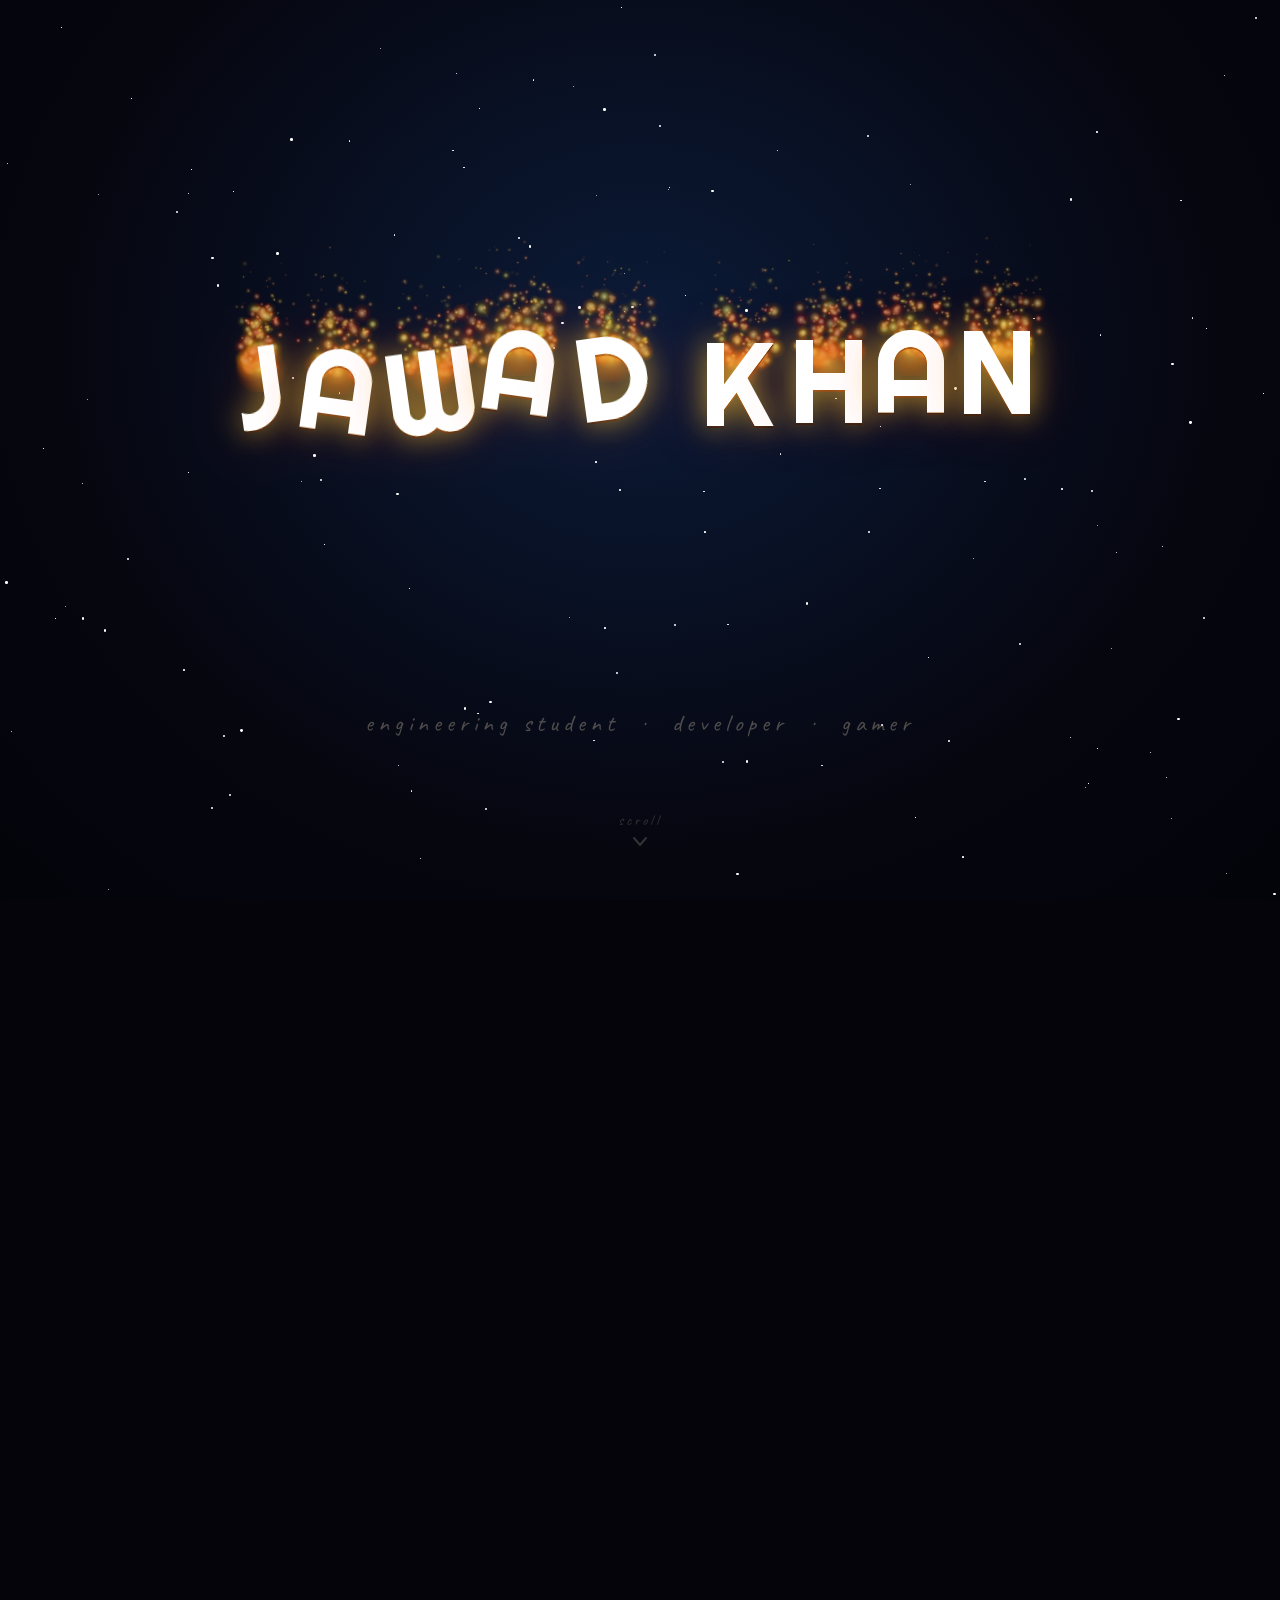
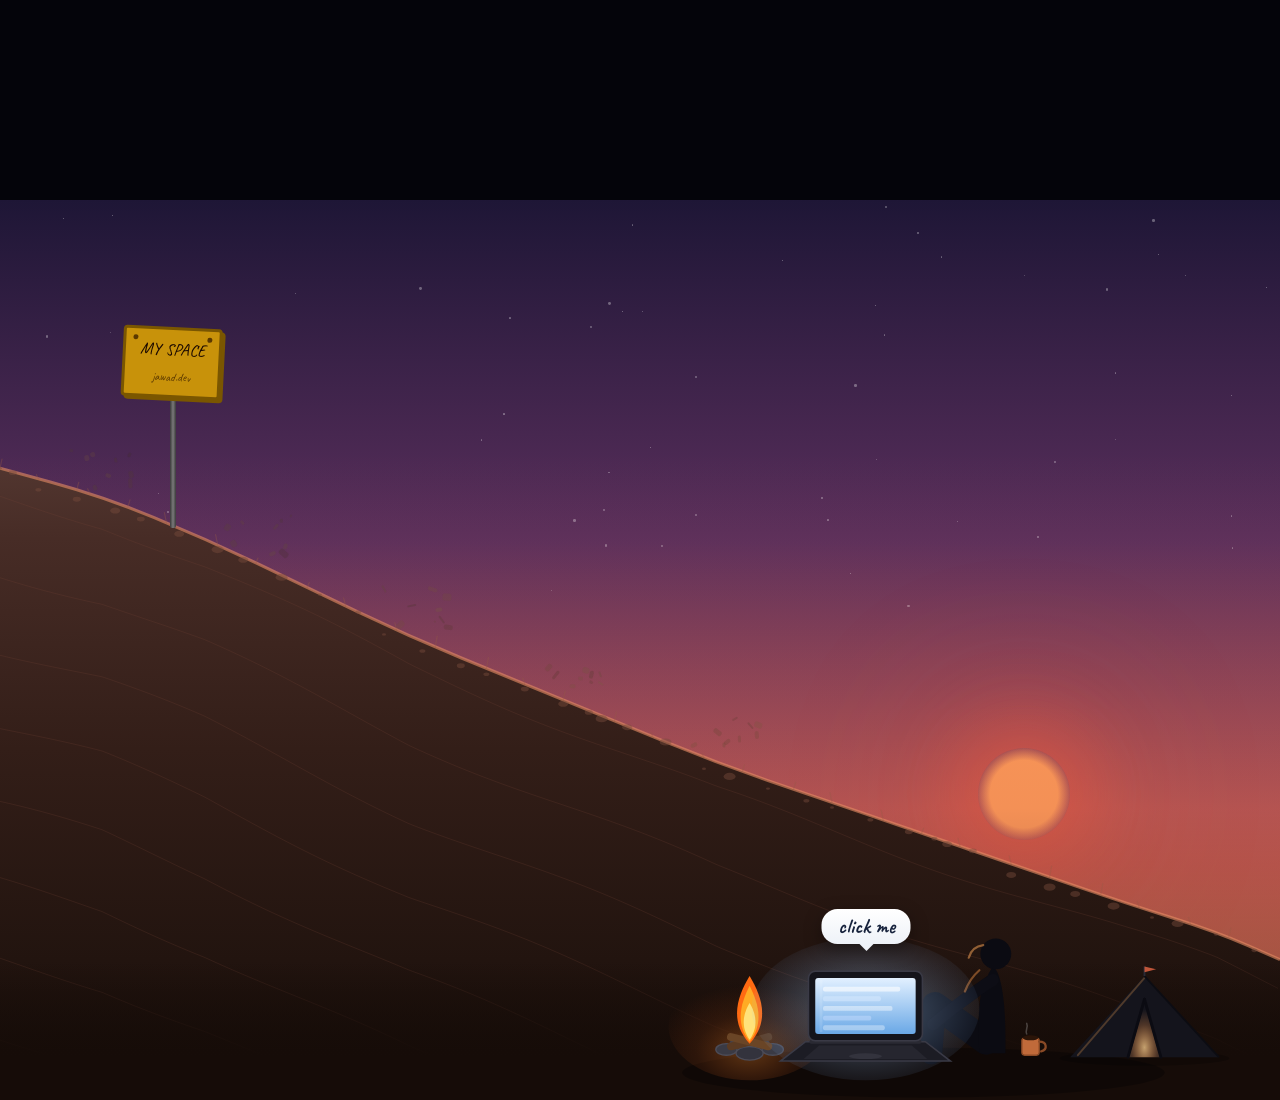
<file: index (1).html>
<!DOCTYPE html>
<html lang="en">
<head>
<meta charset="UTF-8"/>
<meta name="viewport" content="width=device-width,initial-scale=1.0"/>
<title>Jawad Khan</title>
<link href="https://fonts.googleapis.com/css2?family=Righteous&family=Caveat:wght@600;700&family=Inter:wght@300;400;500&display=swap" rel="stylesheet">
<style>
*,*::before,*::after{box-sizing:border-box;margin:0;padding:0}
html{overflow-y:scroll;scroll-behavior:auto;}
body{font-family:'Inter',sans-serif;background:#04040a;}
section{width:100vw;height:100vh;position:relative;overflow:hidden;}

/* ═══════════════════════════════════
   SCREEN 1 — HERO / SPACE
═══════════════════════════════════ */
#hero{
  background:radial-gradient(ellipse at 50% 38%,#0b1b38 0%,#06060f 65%,#03030a 100%);
  display:flex;flex-direction:column;align-items:center;justify-content:center;
}
.star{position:absolute;background:#fff;border-radius:50%;animation:twinkle 3s infinite alternate;pointer-events:none;}
@keyframes twinkle{from{opacity:.05}to{opacity:.92}}

/* ── Letter meteors ── */
/* Each letter is an absolutely-positioned canvas inside #hero */
/* The JS handles all positioning and animation */
#letterStage{
  position:absolute;inset:0;pointer-events:none;z-index:5;
}
.meteor-letter{
  position:absolute;
  font-family:'Righteous',cursive;
  font-weight:400;
  pointer-events:none;
  transform-origin:center bottom;
  will-change:transform,top,left;
}

.hero-sub{
  position:absolute;bottom:18%;left:50%;transform:translateX(-50%);
  z-index:5;font-family:'Caveat',cursive;
  font-size:clamp(15px,2.2vw,24px);
  color:rgba(245,230,200,.3);letter-spacing:5px;text-transform:lowercase;
  white-space:nowrap;
  opacity:0;animation:fadein 1.4s 0.8s ease forwards;
}
@keyframes fadein{to{opacity:1}}

.scroll-hint{
  position:absolute;bottom:6%;left:50%;transform:translateX(-50%);
  z-index:5;display:flex;flex-direction:column;align-items:center;gap:7px;
  font-family:'Caveat',cursive;font-size:15px;
  color:rgba(245,230,200,.18);letter-spacing:3px;
  animation:bob 2.2s ease infinite;
  opacity:0;animation:fadein 1s 1.2s ease forwards, bob 2.2s 1.2s ease infinite;
}
@keyframes bob{0%,100%{transform:translateX(-50%) translateY(0)}50%{transform:translateX(-50%) translateY(7px)}}

/* ═══════════════════════════════════
   SCREEN 2 — HILL / SCENE
═══════════════════════════════════ */
#scene{
  background:linear-gradient(180deg,#06060e 0%,#080c16 25%,#060c02 70%,#040800 100%);
  transition:opacity 0.1s;
}
#hillCanvas{position:absolute;bottom:0;left:0;width:100%;pointer-events:none;z-index:2;}
#plantedZone{position:absolute;inset:0;pointer-events:none;z-index:6;}
#debrisZone{position:absolute;inset:0;pointer-events:none;z-index:5;}

/* planted = hollywood sign style letters */
.planted-letter{
  position:absolute;
  font-family:'Righteous',cursive;
  font-weight:400;
  pointer-events:none;
  transform-origin:center bottom;
  /* 3D-ish look: dark bottom shadow simulating base structure */
  filter:drop-shadow(2px 8px 4px rgba(0,0,0,.95)) drop-shadow(0px 2px 0px rgba(0,0,0,.8));
}

/* crash dust puff */
@keyframes dust-expand{
  0%{opacity:.8;transform:scale(.1) translateY(0);}
  100%{opacity:0;transform:scale(1) translateY(-8px);}
}
/* dirt chunk */
@keyframes chunk-fly{
  0%{opacity:1;transform:translate(0,0) rotate(0deg);}
  100%{opacity:0;transform:translate(var(--tx),var(--ty)) rotate(var(--tr));}
}

/* ── Scene sky gradient for depth (light horizon) ── */
#sceneHorizon{
  position:absolute;bottom:0;left:0;right:0;
  height:72%;
  background:linear-gradient(180deg,
    rgba(20,28,48,.0) 0%,
    rgba(20,32,12,.15) 55%,
    rgba(14,20,8,.45) 75%,
    rgba(8,12,4,.9) 100%
  );
  pointer-events:none;z-index:1;
}

/* ── Scene foreground: desk area sits at bottom of screen ── */
#foreground{
  position:absolute;bottom:0;left:0;right:0;height:22%;
  background:linear-gradient(180deg,transparent 0%,#08100400 0%,#060a02 60%,#040802 100%);
  z-index:10;
}

/* ── SCENE SETUP ── */
.desk-group{
  position:absolute;bottom:0;right:3%;
  z-index:12;display:flex;align-items:flex-end;gap:0;
}
.click-hint{
  position:absolute;bottom:-24px;left:50%;transform:translateX(-50%);
  font-family:'Caveat',cursive;font-size:13px;
  color:rgba(200,185,150,.4);white-space:nowrap;
  opacity:0;transition:opacity 1.2s;
}
.click-hint.show{opacity:1;}
.figure-wrap{position:relative;flex-shrink:0;}

/* Sign */
.sign-wrap{position:absolute;z-index:10;display:flex;flex-direction:column;align-items:center;}
.sign-pole{width:6px;height:130px;background:linear-gradient(90deg,#3a3a3a,#7a7a7a 50%,#3a3a3a);border-radius:2px;}
.sign-board{order:-1;background:#c8920a;border:3px solid #7a5600;border-radius:4px;padding:7px 14px;font-family:'Caveat',cursive;font-size:17px;color:#1a0800;text-align:center;line-height:1.5;white-space:nowrap;box-shadow:3px 3px 0 #7a5600;transform-origin:top center;}
.sign-board::before,.sign-board::after{content:'';position:absolute;width:5px;height:5px;border-radius:50%;background:#5a3800;top:6px;}
.sign-board::before{left:7px}.sign-board::after{right:7px}

/* scene stars */
#sceneStars{position:absolute;inset:0;pointer-events:none;z-index:1;}

/* particles */
.ptcl{position:absolute;border-radius:50%;pointer-events:none;animation:ptrise linear infinite;}
@keyframes ptrise{0%{transform:translateY(0);opacity:.3}100%{transform:translateY(-30vh);opacity:0}}

/* ═══════════════════════════════════
   LOGIN
═══════════════════════════════════ */
#loginScreen{
  position:fixed;inset:0;z-index:300;
  display:none;flex-direction:column;align-items:center;justify-content:center;
  background:linear-gradient(160deg,#28204a 0%,#181330 100%);
}
#loginScreen.show{display:flex;}
.login-clock{font-family:'Caveat',cursive;font-size:82px;font-weight:700;color:#e8ddd0;line-height:1;margin-bottom:5px;letter-spacing:-2px;}
.login-date-txt{font-family:'Caveat',cursive;font-size:22px;color:rgba(232,221,208,.4);margin-bottom:44px;}
.login-avatar{width:70px;height:70px;margin-bottom:14px;}
.login-uname{font-family:'Caveat',cursive;font-size:25px;font-weight:700;color:#e8ddd0;margin-bottom:22px;}
.pw-row{display:flex;align-items:center;gap:10px;background:rgba(255,255,255,.07);border:1.5px solid rgba(255,255,255,.14);border-radius:30px;padding:10px 22px;backdrop-filter:blur(8px);}
.pw-dots{display:flex;gap:8px;align-items:center;min-width:110px;height:18px;}
.pw-dot{width:8px;height:8px;border-radius:50%;background:rgba(232,221,208,.85);transform:scale(0);transition:transform .1s ease;}
.pw-dot.show{transform:scale(1);}
.pw-cursor{width:2px;height:14px;background:rgba(232,221,208,.65);animation:blink .9s step-end infinite;}
.login-msg{font-family:'Caveat',cursive;font-size:19px;color:rgba(232,221,208,.3);margin-top:16px;min-height:24px;transition:color .3s;}
.login-msg.ok{color:rgba(160,224,148,.8);}

/* ═══════════════════════════════════
   OS
═══════════════════════════════════ */
#os{width:100vw;height:100vh;position:fixed;inset:0;z-index:200;display:none;flex-direction:column;}
#os.visible{display:flex;}
.os-desktop{flex:1;position:relative;overflow:hidden;background:linear-gradient(145deg,#c4b4d4 0%,#b4c4d4 28%,#c4d0bc 58%,#d0c4b4 100%);}
.os-desktop::before{content:'';position:absolute;inset:0;opacity:.3;pointer-events:none;z-index:0;
  background-image:url("data:image/svg+xml,%3Csvg xmlns='http://www.w3.org/2000/svg' width='200' height='200'%3E%3Cfilter id='n'%3E%3CfeTurbulence type='fractalNoise' baseFrequency='0.85' numOctaves='4' stitchTiles='stitch'/%3E%3C/filter%3E%3Crect width='200' height='200' filter='url(%23n)' opacity='0.04'/%3E%3C/svg%3E");
}
.menubar{height:30px;flex-shrink:0;background:rgba(28,22,44,.88);backdrop-filter:blur(22px);border-bottom:1px solid rgba(255,255,255,.07);display:flex;align-items:center;padding:0 18px;gap:22px;position:relative;z-index:30;}
.mb-logo{font-family:'Caveat',cursive;font-size:17px;font-weight:700;color:rgba(232,221,208,.85);cursor:default;}
.mb-item{font-family:'Caveat',cursive;font-size:15px;color:rgba(232,221,208,.55);cursor:pointer;}.mb-item:hover{color:#e8ddd0;}
.mb-right{margin-left:auto;}.mb-clock{font-family:'Caveat',cursive;font-size:15px;color:rgba(232,221,208,.75);}
.icon-grid{display:flex;flex-direction:column;flex-wrap:wrap;align-content:flex-start;gap:10px;padding:20px 14px;height:100%;position:relative;z-index:10;}
.d-icon{width:82px;display:flex;flex-direction:column;align-items:center;gap:6px;cursor:pointer;padding:8px 5px;border-radius:12px;border:1.5px solid transparent;transition:background .12s,border-color .12s,transform .1s;}
.d-icon:hover{background:rgba(255,255,255,.24);border-color:rgba(255,255,255,.35);transform:scale(1.05);}
.d-icon:active{transform:scale(.96);}
.d-icon canvas{width:54px;height:54px;display:block;}
.d-label{font-family:'Caveat',cursive;font-size:13px;font-weight:700;color:#241840;text-align:center;text-shadow:0 1px 3px rgba(255,255,255,.4);line-height:1.2;}
.dock{position:absolute;bottom:12px;left:50%;transform:translateX(-50%);display:flex;align-items:flex-end;gap:10px;background:rgba(255,255,255,.3);backdrop-filter:blur(26px);border:1px solid rgba(255,255,255,.45);border-radius:22px;padding:10px 18px;box-shadow:0 8px 32px rgba(36,24,64,.18),inset 0 1px 0 rgba(255,255,255,.55);z-index:15;}
.dock-item{display:flex;flex-direction:column;align-items:center;cursor:pointer;position:relative;transition:transform .15s ease;}
.dock-item:hover{transform:translateY(-12px) scale(1.22);}
.dock-item:hover .d-tip{opacity:1;transform:translateX(-50%) translateY(-4px);}
.dock-item canvas{width:48px;height:48px;display:block;}
.dock-dot{width:4px;height:4px;border-radius:50%;background:rgba(36,24,64,.35);margin-top:4px;}
.d-tip{position:absolute;bottom:calc(100% + 10px);left:50%;transform:translateX(-50%);background:rgba(28,22,44,.94);border:1px solid rgba(255,255,255,.12);border-radius:8px;padding:4px 12px;font-family:'Caveat',cursive;font-size:14px;color:#e8ddd0;white-space:nowrap;opacity:0;transition:opacity .14s,transform .14s;pointer-events:none;}
.dock-divider{width:1px;height:44px;background:rgba(36,24,64,.18);align-self:center;margin:0 6px;}
.mac-win{position:absolute;width:580px;max-width:calc(100vw - 60px);background:#f4efe8;border:1px solid rgba(0,0,0,.1);border-radius:14px;box-shadow:0 24px 64px rgba(36,24,64,.22),0 4px 12px rgba(36,24,64,.1);z-index:50;overflow:hidden;display:flex;flex-direction:column;animation:winpop .18s ease;}
@keyframes winpop{from{opacity:0;transform:scale(.93) translateY(10px)}to{opacity:1;transform:none}}
.win-tb{height:42px;background:#e8e0d0;flex-shrink:0;display:flex;align-items:center;padding:0 16px;gap:8px;cursor:grab;border-bottom:1px solid rgba(0,0,0,.07);}
.tb-btn{width:13px;height:13px;border-radius:50%;flex-shrink:0;cursor:pointer;border:1px solid rgba(0,0,0,.08);}
.tb-btn.r{background:#ff7b72;}.tb-btn.r:hover{background:#ff4f44;}
.tb-btn.y{background:#f8c471;}.tb-btn.y:hover{background:#f4a400;}
.tb-btn.g{background:#78d097;}.tb-btn.g:hover{background:#42b068;}
.win-title{flex:1;text-align:center;margin-left:-39px;font-family:'Caveat',cursive;font-size:16px;font-weight:700;color:rgba(60,44,88,.45);pointer-events:none;}
.win-body{flex:1;overflow:auto;min-height:220px;}
.overlay{position:fixed;inset:0;z-index:500;background:#000;opacity:0;pointer-events:none;transition:opacity .25s;}
.overlay.on{opacity:1;pointer-events:all;}

/* ── App content ── */
.val-wrap{background:#060000;padding:28px;display:flex;flex-direction:column;align-items:center;gap:18px;min-height:280px;}
.val-title{font-family:'Righteous',cursive;font-size:24px;color:#ff4655;letter-spacing:5px;text-shadow:0 0 22px rgba(255,70,85,.45);}
.val-ign{font-family:'Caveat',cursive;font-size:16px;color:#554444;letter-spacing:2px;}
.val-ranks{display:flex;gap:48px;align-items:flex-end;justify-content:center;margin-top:8px;}
.val-card{display:flex;flex-direction:column;align-items:center;gap:10px;}
.v-lbl{font-family:'Caveat',cursive;font-size:13px;color:#664444;letter-spacing:2px;text-transform:uppercase;}
.v-name{font-family:'Righteous',cursive;font-size:16px;}
.val-div{width:1px;height:130px;background:#1a0404;align-self:center;}
.gh-wrap{background:#0d1117;padding:22px;min-height:260px;}
.gh-top{display:flex;align-items:center;gap:14px;margin-bottom:18px;padding-bottom:14px;border-bottom:1px solid #21262d;}
.gh-uname{font-family:'Caveat',cursive;font-size:20px;font-weight:700;color:#e6edf3;}
.gh-sub{font-family:'Caveat',cursive;font-size:14px;color:#8b949e;}
.gh-list{display:flex;flex-direction:column;gap:10px;}
.gh-item{background:#161b22;border:1px solid #21262d;border-radius:8px;padding:12px 14px;cursor:pointer;transition:border-color .14s;}
.gh-item:hover{border-color:#4d88ff;}
.gh-iname{font-family:'Caveat',cursive;font-size:18px;font-weight:700;color:#58a6ff;margin-bottom:3px;}
.gh-idesc{font-family:'Caveat',cursive;font-size:14px;color:#8b949e;margin-bottom:8px;}
.gh-imeta{display:flex;gap:14px;font-family:'Caveat',cursive;font-size:13px;color:#8b949e;}
.ldot{width:9px;height:9px;border-radius:50%;display:inline-block;margin-right:4px;vertical-align:middle;}
.about-wrap{background:#f8f4ee;padding:28px;min-height:260px;}
.about-name{font-family:'Righteous',cursive;font-size:24px;color:#2a1f38;margin-bottom:2px;}
.about-role{font-family:'Caveat',cursive;font-size:16px;color:#8878a0;margin-bottom:20px;}
.a-h{font-family:'Caveat',cursive;font-size:13px;font-weight:700;color:#9888b0;letter-spacing:2px;text-transform:uppercase;margin-bottom:8px;margin-top:18px;}
.a-body{font-family:'Caveat',cursive;font-size:17px;line-height:1.65;color:#3a2f48;}
.a-chips{display:flex;flex-wrap:wrap;gap:7px;margin-top:6px;}
.a-chip{background:#e8e0f0;border-radius:20px;padding:4px 13px;font-family:'Caveat',cursive;font-size:14px;color:#5a4878;border:1px solid #d0c0e8;}
.sp-wrap{background:#111;padding:28px;display:flex;flex-direction:column;align-items:center;gap:14px;min-height:260px;}
.sp-album{width:100px;height:100px;border-radius:10px;background:linear-gradient(135deg,#1a3020,#1db954);box-shadow:0 10px 28px rgba(0,0,0,.6);display:flex;align-items:center;justify-content:center;}
.sp-now{font-family:'Caveat',cursive;font-size:13px;color:#1db954;letter-spacing:3px;text-transform:uppercase;}
.sp-track{font-family:'Caveat',cursive;font-size:19px;font-weight:700;color:#fff;}
.sp-artist{font-family:'Caveat',cursive;font-size:15px;color:#b3b3b3;}
.sp-user{font-family:'Caveat',cursive;font-size:13px;color:#555;}
.sp-bar{width:190px;height:3px;background:#282828;border-radius:2px;overflow:hidden;}
.sp-prog{height:100%;background:#1db954;animation:spp 28s linear infinite;}
@keyframes spp{from{width:15%}to{width:100%}}
.sp-ctrl{color:#aaa;font-size:22px;display:flex;gap:22px;align-items:center;}
.tw-wrap{background:#000;padding:24px;min-height:220px;}
.tw-top{display:flex;align-items:center;gap:14px;margin-bottom:18px;padding-bottom:16px;border-bottom:1px solid #1a1a1a;}
.tw-name{font-family:'Caveat',cursive;font-size:18px;font-weight:700;color:#fff;}
.tw-handle{font-family:'Caveat',cursive;font-size:15px;color:#71767b;margin-top:1px;}
.tw-bio{font-family:'Caveat',cursive;font-size:16px;color:#e0e0e0;line-height:1.5;margin-bottom:16px;}
.tw-stats{display:flex;gap:22px;font-family:'Caveat',cursive;font-size:15px;color:#71767b;}
.tw-stats b{color:#fff;}
.term-wrap{background:#141414;padding:18px;min-height:250px;font-family:'Caveat',cursive;font-size:17px;color:#ccc;}
.t-ln{margin-bottom:5px;line-height:1.45;}.t-p{color:#7ec8b0;}
.t-cur{display:inline-block;width:8px;height:15px;background:#ccc;vertical-align:bottom;animation:blink 1s step-end infinite;}
.vsc-wrap{background:#1e1e1e;min-height:280px;display:flex;flex-direction:column;}
.vsc-tabs{display:flex;background:#252526;border-bottom:1px solid #1e1e1e;}
.vsc-tab{padding:8px 16px;font-family:'Caveat',cursive;font-size:14px;color:#aaa;cursor:pointer;border-right:1px solid #1e1e1e;}
.vsc-tab.active{background:#1e1e1e;color:#fff;border-top:2px solid #007acc;}
.vsc-ed{flex:1;padding:16px 20px;font-family:'Caveat',cursive;font-size:16px;line-height:1.65;color:#d4d4d4;}
.ln{color:#555;display:inline-block;width:22px;text-align:right;margin-right:14px;user-select:none;font-size:13px;}
.kw{color:#569cd6}.st{color:#ce9178}.fn{color:#dcdcaa}.cm{color:#6a9955}.ty{color:#4ec9b0}.nm{color:#9cdcfe}.op{color:#d4d4d4}

/* ── time-of-day sky / celestial ── */
#scene{transition:opacity .1s, background .9s ease;}
#celestial{position:absolute;width:92px;height:92px;border-radius:50%;transform:translate(-50%,-50%);z-index:1;pointer-events:none;transition:background .9s ease, box-shadow .9s ease, left .9s ease, top .9s ease;}
#sceneHorizon{transition:background .9s ease;}

/* ── camp scene ── */
.desk-group svg{width:clamp(360px,50vw,560px);height:auto;}

/* ── campfire ── */
.flame{transform-box:fill-box;transform-origin:center bottom;animation:flick .5s ease-in-out infinite alternate;}
.flame.f2{animation-duration:.36s;animation-delay:.06s;}
.flame.f3{animation-duration:.26s;animation-delay:.12s;}
@keyframes flick{0%{transform:scaleY(.94) scaleX(1.03) translateX(-.5px);}100%{transform:scaleY(1.13) scaleX(.9) translateX(.5px);}}
.spark{transform-box:fill-box;opacity:0;animation:sparkrise 1.8s linear infinite;}
.spark.s2{animation-duration:2.3s;animation-delay:.5s;}
.spark.s3{animation-duration:1.5s;animation-delay:1s;}
@keyframes sparkrise{0%{opacity:0;transform:translate(0,0) scale(1);}15%{opacity:.9;}100%{opacity:0;transform:translate(6px,-52px) scale(.4);}}
.screen-glow{animation:scrnflk 3.2s ease-in-out infinite;}
@keyframes scrnflk{0%,100%{opacity:1}50%{opacity:.82}}

/* compact "click me" speech bubble */
.click-bubble{position:absolute;left:33%;top:46%;transform:translate(-50%,-100%) scale(.9);
  background:linear-gradient(180deg,#ffffff,#eef2f8);color:#16223c;
  font-family:'Caveat',cursive;font-weight:700;font-size:21px;line-height:1;
  padding:7px 16px;border-radius:16px;white-space:nowrap;cursor:pointer;
  box-shadow:0 6px 18px rgba(0,0,0,.35);opacity:0;pointer-events:none;
  transition:opacity .5s ease, transform .5s ease;z-index:14;}
.click-bubble::after{content:'';position:absolute;left:50%;bottom:-7px;transform:translateX(-50%);
  border-left:8px solid transparent;border-right:8px solid transparent;border-top:8px solid #eef2f8;}
.click-bubble.show{opacity:1;pointer-events:auto;transform:translate(-50%,-100%) scale(1);
  animation:bobble 1.6s ease-in-out infinite;}
@keyframes bobble{0%,100%{margin-top:0}50%{margin-top:-6px}}
</style>
</head>
<body>

<!-- ═══ SCREEN 1: HERO — SPACE ═══ -->
<div id="heroScroll" style="height:200vh;position:relative;"><section id="hero" style="position:sticky;top:0;height:100vh;">
  <div id="hStars"></div>
  <div id="letterStage"></div>
  <div class="hero-sub">engineering student &nbsp;·&nbsp; developer &nbsp;·&nbsp; gamer</div>
  <div class="scroll-hint">
    scroll
    <svg width="14" height="9" viewBox="0 0 14 9"><path d="M1 1l6 7 6-7" stroke="rgba(245,230,200,.2)" stroke-width="2" fill="none" stroke-linecap="round"/></svg>
  </div>
</section></div>

<!-- ═══ SCREEN 2: HILL / SCENE ═══ -->
<section id="scene">
  <div id="sceneStars"></div>
  <div id="celestial"></div>
  <div id="sceneHorizon"></div>

  <!-- Hill canvas — takes up 78% of screen height -->
  <canvas id="hillCanvas"></canvas>

  <!-- Planted letters + debris -->
  <div id="plantedZone"></div>
  <div id="debrisZone"></div>

  <!-- Sign — in the mid-distance, left side -->
  <div class="sign-wrap" id="signWrap">
    <div class="sign-board" id="signBoard">MY SPACE<br><span style="font-size:12px;color:#5a3800">jawad.dev</span></div>
    <div class="sign-pole"></div>
  </div>

  <!-- Foreground bar -->
  <div id="foreground"></div>

  <!-- Camp scene (campfire + laptop + seated silhouette) in bottom-right foreground -->
  <div class="desk-group" id="deskGroup">

    <!-- ── "coding under the stars": campfire, glowing laptop (click target), person ── -->
    <div class="figure-wrap">
      <svg id="campSvg" width="580" height="300" viewBox="0 0 580 300" fill="none" xmlns="http://www.w3.org/2000/svg" style="display:block;overflow:visible;">
        <ellipse cx="250" cy="272" rx="250" ry="26" fill="#000" fill-opacity="0.30"/>

        <!-- TENT (campsite, right) -->
        <ellipse cx="479" cy="257" rx="88" ry="8" fill="#000" fill-opacity="0.25"/>
        <path d="M479 172 L402 256 L556 256 Z" fill="#14141c"/>
        <path d="M479 174 L410 254" stroke="#ffaa5a" stroke-opacity="0.25" stroke-width="2" stroke-linecap="round"/>
        <path d="M479 172 L556 256" stroke="#0c0c12" stroke-width="2"/>
        <path d="M479 200 L463 256 L495 256 Z" fill="url(#tentGlow)"/>
        <path d="M479 196 L462 256" stroke="#0b0b12" stroke-width="3" stroke-linecap="round"/>
        <path d="M479 196 L496 256" stroke="#0b0b12" stroke-width="3" stroke-linecap="round"/>
        <path d="M479 172 L479 162" stroke="#2a2a36" stroke-width="2"/>
        <path d="M479 162 L491 165 L479 168 Z" fill="#c0563a"/>

        <!-- CAMPFIRE (left) -->
        <ellipse class="screen-glow" cx="70" cy="224" rx="84" ry="56" fill="url(#fireGlowG)"/>
        <ellipse cx="46" cy="248" rx="11" ry="6" fill="#3a3a44" stroke="#4c4c58" stroke-width="1.4"/>
        <ellipse cx="94" cy="248" rx="11" ry="6" fill="#3a3a44" stroke="#4c4c58" stroke-width="1.4"/>
        <ellipse cx="70" cy="252" rx="14" ry="7" fill="#33333d" stroke="#4c4c58" stroke-width="1.4"/>
        <ellipse cx="58" cy="242" rx="9" ry="5" fill="#42424e"/>
        <ellipse cx="82" cy="242" rx="9" ry="5" fill="#42424e"/>
        <rect x="46" y="236" width="48" height="8" rx="4" fill="#5a3a22" transform="rotate(-14 70 240)"/>
        <rect x="46" y="236" width="48" height="8" rx="4" fill="#6a4526" transform="rotate(14 70 240)"/>
        <path class="flame f1" d="M70 242 C48 218 58 192 70 172 C82 192 92 218 70 242 Z" fill="#ff6a12"/>
        <path class="flame f2" d="M70 240 C54 220 62 198 70 182 C78 198 86 220 70 240 Z" fill="#ffab24"/>
        <path class="flame f3" d="M70 238 C60 224 64 210 70 200 C76 210 80 224 70 238 Z" fill="#ffe27a"/>
        <circle class="spark s1" cx="66" cy="188" r="2" fill="#ffcf6a"/>
        <circle class="spark s2" cx="78" cy="194" r="1.6" fill="#ffb84a"/>
        <circle class="spark s3" cx="60" cy="192" r="1.5" fill="#ffe28a"/>

        <!-- PERSON (behind the laptop, facing it) -->
        <path d="M315 240 L262 202" stroke="#0b0b12" stroke-width="27" stroke-linecap="round"/>
        <path d="M262 202 L258 252" stroke="#0b0b12" stroke-width="23" stroke-linecap="round"/>
        <path d="M322 162 C332 168 336 208 335 252 L308 252 C306 214 308 188 314 178 C316 172 319 166 322 162 Z" fill="#0b0b12"/>
        <path d="M318 178 C304 188 282 204 262 220" stroke="#07070c" stroke-width="12" stroke-linecap="round" fill="none"/>
        <circle cx="325" cy="149" r="16" fill="#0b0b12"/>
        <path d="M322 176 C306 186 282 204 260 222" stroke="#0d0d15" stroke-width="12.5" stroke-linecap="round" fill="none"/>
        <path d="M312 140 C304 141 299 146 297 153" stroke="#ffaa5a" stroke-opacity="0.5" stroke-width="2.3" fill="none" stroke-linecap="round"/>
        <path d="M308 166 C301 172 296 180 293 188" stroke="#ff9a4a" stroke-opacity="0.42" stroke-width="2.3" fill="none" stroke-linecap="round"/>

        <!-- LAPTOP (big, clean, on top) -->
        <ellipse class="screen-glow" cx="190" cy="206" rx="118" ry="74" fill="url(#screenGlowG)"/>
        <path d="M128 240 L252 240 L278 260 L102 260 Z" fill="#1c1c24" stroke="#3a3a46" stroke-width="1.6"/>
        <path d="M142 244 L238 244 L254 258 L126 258 Z" fill="#26262f"/>
        <ellipse cx="190" cy="255" rx="17" ry="3" fill="#33333d"/>
        <rect x="132" y="238" width="116" height="4" rx="2" fill="#2a2a33"/>
        <rect x="131" y="167" width="118" height="72" rx="7" fill="#14141b" stroke="#3a3a46" stroke-width="1.6"/>
        <rect x="138" y="174" width="104" height="58" rx="3" fill="url(#screenFaceG)"/>
        <rect x="146" y="183" width="80" height="5" rx="2" fill="#ffffff" fill-opacity="0.6"/>
        <rect x="146" y="193" width="60" height="5" rx="2" fill="#dcebff" fill-opacity="0.5"/>
        <rect x="146" y="203" width="72" height="5" rx="2" fill="#ffffff" fill-opacity="0.42"/>
        <rect x="146" y="213" width="50" height="5" rx="2" fill="#cfe0ff" fill-opacity="0.42"/>
        <rect x="146" y="223" width="64" height="5" rx="2" fill="#ffffff" fill-opacity="0.35"/>
        <path d="M144 176 L144 230" stroke="#ffffff" stroke-opacity="0.12" stroke-width="3"/>

        <!-- MUG -->
        <rect x="352" y="236" width="18" height="18" rx="3" fill="#c06a3a" stroke="#8a4a26" stroke-width="1.4"/>
        <path d="M370 240 C378 240 379 248 372 250" stroke="#8a4a26" stroke-width="2.4" fill="none" stroke-linecap="round"/>
        <ellipse cx="361" cy="236" rx="8" ry="2.6" fill="#2a1408"/>
        <path d="M357 232 C355 228 359 225 357 221" stroke="#ffffff" stroke-opacity="0.22" stroke-width="1.6" fill="none" stroke-linecap="round"/>

        <!-- click target over the laptop -->
        <rect x="104" y="160" width="190" height="104" fill="#000" fill-opacity="0" style="cursor:pointer;pointer-events:all;" onclick="clickMonitor()"/>

        <defs>
          <radialGradient id="fireGlowG" cx="50%" cy="72%" r="60%">
            <stop offset="0%" stop-color="#ff9632" stop-opacity="0.34"/>
            <stop offset="55%" stop-color="#ff6e1e" stop-opacity="0.10"/>
            <stop offset="100%" stop-color="#ff5a14" stop-opacity="0"/>
          </radialGradient>
          <radialGradient id="screenGlowG" cx="50%" cy="52%" r="60%">
            <stop offset="0%" stop-color="#bfe0ff" stop-opacity="0.42"/>
            <stop offset="100%" stop-color="#78b4ff" stop-opacity="0"/>
          </radialGradient>
          <radialGradient id="tentGlow" cx="50%" cy="82%" r="70%">
            <stop offset="0%" stop-color="#ffcf8a" stop-opacity="0.75"/>
            <stop offset="60%" stop-color="#ff9a4a" stop-opacity="0.25"/>
            <stop offset="100%" stop-color="#ff9a4a" stop-opacity="0"/>
          </radialGradient>
          <linearGradient id="screenFaceG" x1="0" y1="0" x2="0" y2="1">
            <stop offset="0%" stop-color="#e2f0ff"/>
            <stop offset="100%" stop-color="#6aa8e6"/>
          </linearGradient>
        </defs>
      </svg>

      <!-- Compact click-me speech bubble over the laptop -->
      <div class="click-bubble" id="clickHint" onclick="clickMonitor()">click me</div>
    </div>
  </div>

  <!-- ambient particles -->
  <div id="ptcls" style="position:absolute;inset:0;pointer-events:none;z-index:3;"></div>
</section>

<!-- LOGIN -->
<div id="loginScreen">
  <div class="login-clock" id="loginClock">12:00</div>
  <div class="login-date-txt" id="loginDateTxt"></div>
  <!-- painted avatar -->
  <svg class="login-avatar" viewBox="0 0 70 70" fill="none">
    <circle cx="35" cy="35" r="33" fill="rgba(160,140,200,.15)" stroke="rgba(232,221,208,.25)" stroke-width="1.5"/>
    <ellipse cx="35" cy="26" rx="12" ry="13" fill="#d4b898" stroke="rgba(180,140,110,.3)" stroke-width="1"/>
    <path d="M23 22 C22 13 27 9 35 9 C43 9 48 13 47 22" fill="rgba(90,58,30,.55)" stroke="rgba(70,40,20,.4)" stroke-width="1.5" stroke-linecap="round"/>
    <circle cx="30" cy="25" r="1.6" fill="rgba(50,30,15,.75)"/>
    <circle cx="40" cy="25" r="1.6" fill="rgba(50,30,15,.75)"/>
    <path d="M30 30 Q35 34 40 30" stroke="rgba(110,70,50,.55)" stroke-width="1.5" fill="none" stroke-linecap="round"/>
    <path d="M15 62 C15 50 21 44 35 44 C49 44 55 50 55 62" fill="rgba(120,100,170,.45)" stroke="rgba(160,140,200,.25)" stroke-width="1"/>
  </svg>
  <div class="login-uname">Jawad Khan</div>
  <div class="pw-row">
    <!-- hand-drawn lock -->
    <svg width="18" height="21" viewBox="0 0 18 21" fill="none">
      <path d="M2.5 9.5 C2.2 9.2 15.8 9.2 15.5 9.5 L15.5 18 C15.5 18.8 14.6 19.5 13 19.5 L5 19.5 C3.4 19.5 2.5 18.8 2.5 18 Z" stroke="rgba(232,221,208,.55)" stroke-width="1.5" fill="rgba(232,221,208,.08)" stroke-linejoin="round"/>
      <path d="M5.5 9.5 C5.5 5.5 6.5 3 9 3 C11.5 3 12.5 5.5 12.5 9.5" stroke="rgba(232,221,208,.55)" stroke-width="1.8" fill="none" stroke-linecap="round"/>
      <circle cx="9" cy="14.5" r="2" stroke="rgba(232,221,208,.45)" stroke-width="1.2" fill="none"/>
      <line x1="9" y1="16.5" x2="9" y2="18.5" stroke="rgba(232,221,208,.45)" stroke-width="1.2" stroke-linecap="round"/>
    </svg>
    <div class="pw-dots" id="pwDots"><div class="pw-cursor" id="pwCursor"></div></div>
  </div>
  <div class="login-msg" id="loginMsg"></div>
</div>

<div class="overlay" id="overlay"></div>

<!-- OS -->
<div id="os">
  <div class="menubar">
    <span class="mb-logo">J</span>
    <span class="mb-item" style="font-weight:700;color:rgba(232,221,208,.9);">Jawad</span>
    <span class="mb-item">File</span><span class="mb-item">Edit</span>
    <div class="mb-right"><span class="mb-clock" id="mbClock"></span></div>
  </div>
  <div class="os-desktop" id="osDesktop">
    <div class="icon-grid" id="iconGrid"></div>
  </div>
  <div class="dock" id="dock"></div>
</div>

<script>
const $ = id => document.getElementById(id);

// ══════════════════════════════════════
// STARS
// ══════════════════════════════════════
function makeStars(el, n, maxTop){
  for(let i=0;i<n;i++){
    const s=document.createElement('div');
    const sz=Math.random()*2.5+.3;
    s.className='star';
    Object.assign(s.style,{position:'absolute',left:Math.random()*100+'%',top:Math.random()*maxTop+'%',width:sz+'px',height:sz+'px',animationDelay:(Math.random()*5)+'s',animationDuration:(2+Math.random()*3)+'s'});
    el.appendChild(s);
  }
}
makeStars($('hStars'),140,100);
makeStars($('sceneStars'),55,45);

// ══════════════════════════════════════
// SIGN SWAY
// ══════════════════════════════════════
let swF=0;
(function sway(){swF++;$('signBoard').style.transform=`rotate(${Math.sin(swF/100)*4+Math.sin(swF/47)*1.2}deg)`;requestAnimationFrame(sway);})();

// ══════════════════════════════════════
// FIGURE BOUNCE
// ══════════════════════════════════════

// ══════════════════════════════════════
// PARTICLES
// ══════════════════════════════════════
const pCols=['#a0c0e0','#b0c0b0','#d0c0a0','#c0b0d0'];
for(let i=0;i<10;i++){
  const p=document.createElement('div');const sz=Math.random()*3+1;
  p.className='ptcl';
  Object.assign(p.style,{position:'absolute',left:(i*10+Math.random()*5)+'%',bottom:'2%',width:sz+'px',height:sz+'px',background:pCols[i%4],borderRadius:'50%',animationDuration:(5+Math.random()*7)+'s',animationDelay:(Math.random()*7)+'s'});
  $('ptcls').appendChild(p);
}

// ══════════════════════════════════════════════════════
// HILL — large, fills 78% of screen, Hollywood photo ref
// Gentle dual-hump silhouette, textured earthy tones
// ══════════════════════════════════════════════════════
const hillCanvas = $('hillCanvas');
let hillPts = [];
const HILL_H_RATIO = 0.78; // hill takes 78% of screen height

function buildHill(){
  const W=window.innerWidth, H=window.innerHeight;
  const hh = Math.round(H * HILL_H_RATIO);
  hillCanvas.width=W; hillCanvas.height=hh;
  hillCanvas.style.cssText=`position:absolute;bottom:0;left:0;width:${W}px;height:${hh}px;pointer-events:none;z-index:2;`;
  const PAL=HILL_PAL;

  hillPts=[
    {x:0,y:hh*.10},{x:.08,y:hh*.14},{x:.16,y:hh*.20},{x:.24,y:hh*.27},
    {x:.32,y:hh*.34},{x:.40,y:hh*.40},{x:.48,y:hh*.46},{x:.56,y:hh*.52},
    {x:.64,y:hh*.57},{x:.72,y:hh*.62},{x:.80,y:hh*.67},{x:.88,y:hh*.72},
    {x:.95,y:hh*.76},{x:1.0,y:hh*.80},
  ];

  const ctx=hillCanvas.getContext('2d');
  ctx.clearRect(0,0,W,hh);

  // distant haze hill
  ctx.beginPath();ctx.moveTo(0,hh);
  const bgPts=hillPts.map(p=>({x:p.x,y:p.y+hh*.08}));
  ctx.lineTo(0,bgPts[0].y);
  for(let i=1;i<bgPts.length;i++){const a=bgPts[i-1],b=bgPts[i];ctx.quadraticCurveTo(a.x*W,a.y,(a.x+b.x)/2*W,(a.y+b.y)/2);}
  ctx.lineTo(W,bgPts[bgPts.length-1].y);ctx.lineTo(W,hh);ctx.closePath();
  const bgGrad=ctx.createLinearGradient(0,0,0,hh);
  bgGrad.addColorStop(0,PAL.bg[0]);bgGrad.addColorStop(.5,PAL.bg[1]);bgGrad.addColorStop(1,PAL.bg[2]);
  ctx.fillStyle=bgGrad;ctx.fill();

  // main hill
  ctx.beginPath();ctx.moveTo(0,hh);ctx.lineTo(0,hillPts[0].y);
  for(let i=1;i<hillPts.length;i++){const a=hillPts[i-1],b=hillPts[i];ctx.quadraticCurveTo(a.x*W,a.y,(a.x+b.x)/2*W,(a.y+b.y)/2);}
  ctx.lineTo(W,hillPts[hillPts.length-1].y);ctx.lineTo(W,hh);ctx.closePath();
  const hillGrad=ctx.createLinearGradient(0,0,0,hh);
  hillGrad.addColorStop(0,PAL.main[0]);hillGrad.addColorStop(.2,PAL.main[1]);hillGrad.addColorStop(.5,PAL.main[2]);hillGrad.addColorStop(.8,PAL.main[3]);hillGrad.addColorStop(1,PAL.main[4]);
  ctx.fillStyle=hillGrad;ctx.fill();

  // surface edge
  ctx.beginPath();ctx.moveTo(0,hillPts[0].y);
  for(let i=1;i<hillPts.length;i++){const a=hillPts[i-1],b=hillPts[i];ctx.quadraticCurveTo(a.x*W,a.y,(a.x+b.x)/2*W,(a.y+b.y)/2);}
  ctx.lineTo(W,hillPts[hillPts.length-1].y);
  ctx.strokeStyle=PAL.edge;ctx.lineWidth=3;ctx.stroke();

  // dirt strata
  ctx.strokeStyle=PAL.strata;ctx.lineWidth=1;
  for(let l=0;l<8;l++){ctx.beginPath();for(let x=0;x<=W;x+=6){const surfY_l=getHillY(x/W,W,hh);const yn=surfY_l+hh*0.04+l*(hh*0.11)+Math.sin(x*0.015+l)*5;if(yn>hh)continue;if(x===0)ctx.moveTo(x,yn);else ctx.lineTo(x,yn);}ctx.stroke();}

  // rocks
  ctx.fillStyle=PAL.rock;
  for(let i=0;i<40;i++){const rx=((i*173)%100)/100;const ry=getHillY(rx,W,hh)+(((i*37)%12));if(ry>=hh)continue;const rs=2+((i*11)%5);ctx.beginPath();ctx.ellipse(rx*W,ry,rs,rs*0.6,0,0,Math.PI*2);ctx.fill();}

  // grass tufts
  ctx.strokeStyle=PAL.grass;ctx.lineWidth=1.2;ctx.lineCap='round';
  for(let i=0;i<30;i++){const gx=((i*231+7)%100)/100;const gy=getHillY(gx,W,hh);if(gy>=hh-4)continue;const gh=4+((i*7)%8);ctx.beginPath();ctx.moveTo(gx*W,gy);ctx.lineTo(gx*W+(((i%2)-.5)*4),gy-gh);ctx.stroke();}

  positionScene();
}

function getHillY(xn, W, hh){
  if(!hillPts.length)return hh*.5;
  W=W||window.innerWidth; hh=hh||hillCanvas.height;
  if(xn<=0)return hillPts[0].y;
  if(xn>=1)return hillPts[hillPts.length-1].y;
  for(let i=1;i<hillPts.length;i++){
    if(xn<=hillPts[i].x){
      const t=(xn-hillPts[i-1].x)/(hillPts[i].x-hillPts[i-1].x);
      return hillPts[i-1].y+t*(hillPts[i].y-hillPts[i-1].y);
    }
  }
  return hillPts[hillPts.length-1].y;
}

function hillAngleDeg(xn){
  const d=.018;
  const dy=getHillY(Math.min(1,xn+d))-getHillY(Math.max(0,xn-d));
  return Math.atan2(dy,2*d*window.innerWidth)*180/Math.PI;
}

// Convert hill canvas y → viewport y on scene
function hillViewportY(xn){
  const H=window.innerHeight;
  const hh=hillCanvas.height;
  return H-hh+getHillY(xn);
}

function positionScene(){
  const H=window.innerHeight,W=window.innerWidth;
  // Sign: left side of hill, mid-slope area
  const signX=.12;
  const signY=hillViewportY(signX);
  const sw=$('signWrap');
  sw.style.cssText=`position:absolute;left:${signX*W-30}px;top:${signY-190}px;z-index:10;display:flex;flex-direction:column;align-items:center;`;

  // Desk stays CSS-positioned (bottom:0, right:3%)
}

// ══════════════════════════════════════════════════════
// TIME OF DAY — sky, sun/moon, stars & hill lighting follow the local clock
// ══════════════════════════════════════════════════════
const PHASES={
  dawn:{ sky:['#221a3a','#4a3a63','#b57a6a','#e6a878'], star:0.28,
    body:{type:'sun', x:20, y:64, core:'#ffe0b0', glow:'#ff9a5a'},
    horizon:'linear-gradient(180deg, rgba(200,150,120,0) 0%, rgba(180,120,95,.18) 60%, rgba(90,55,40,.55) 100%)',
    fg:'#1a1208',
    hill:{bg:['#4a3a2a','#382a1c','#241810'], main:['#6a5540','#544028','#3e2e1a','#2c2012','#1a120a'], edge:'rgba(220,160,120,.6)', strata:'rgba(110,80,55,.22)', rock:'rgba(120,90,60,.45)', grass:'rgba(150,110,70,.34)'} },
  day:{ sky:['#3f7ec6','#6fa6d8','#a4cbe6','#cbe2f0'], star:0,
    body:{type:'sun', x:70, y:18, core:'#fff6d8', glow:'#ffe58c'},
    horizon:'linear-gradient(180deg, rgba(210,228,238,0) 0%, rgba(180,200,170,.14) 55%, rgba(90,80,45,.4) 100%)',
    fg:'#241a0c',
    hill:{bg:['#7a6a44','#5e5030','#443818'], main:['#9a8a52','#84743e','#6a5a2e','#54471f','#3c3013'], edge:'rgba(215,195,125,.7)', strata:'rgba(120,100,55,.25)', rock:'rgba(130,110,65,.5)', grass:'rgba(160,140,75,.4)'} },
  dusk:{ sky:['#1e1636','#5a2f5c','#c25a52','#f0925a'], star:0.32,
    body:{type:'sun', x:80, y:66, core:'#ff9e5a', glow:'#ff5a3a'},
    horizon:'linear-gradient(180deg, rgba(240,146,90,0) 0%, rgba(200,90,70,.2) 55%, rgba(70,30,30,.6) 100%)',
    fg:'#160c08',
    hill:{bg:['#40282a','#301c1c','#1e1010'], main:['#5c3f38','#472c26','#331e18','#22140f','#140b07'], edge:'rgba(230,140,100,.6)', strata:'rgba(120,70,55,.22)', rock:'rgba(120,75,60,.45)', grass:'rgba(150,90,70,.34)'} },
  night:{ sky:['#05050f','#0a1230','#122048','#1b2c54'], star:1,
    body:{type:'moon', x:74, y:16, core:'#eef1f8', glow:'#8fb0da'},
    horizon:'linear-gradient(180deg, rgba(24,34,58,0) 0%, rgba(16,24,44,.35) 55%, rgba(6,10,20,.9) 100%)',
    fg:'#04060a',
    hill:{bg:['#241a10','#181206','#0e0a03'], main:['#3a2c18','#2e2210','#221a0c','#1a1408','#120e04'], edge:'rgba(150,125,80,.5)', strata:'rgba(70,55,28,.22)', rock:'rgba(80,62,36,.45)', grass:'rgba(100,82,38,.32)'} }
};
let HILL_PAL = PHASES.night.hill;

function getPhase(){
  const h=new Date().getHours();
  if(h>=5 && h<8) return 'dawn';
  if(h>=8 && h<17) return 'day';
  if(h>=17 && h<20) return 'dusk';
  return 'night';
}

function applyTimeOfDay(){
  const ph=PHASES[getPhase()];
  HILL_PAL=ph.hill;
  const scn=$('scene');
  if(scn) scn.style.background=`linear-gradient(180deg, ${ph.sky[0]} 0%, ${ph.sky[1]} 38%, ${ph.sky[2]} 74%, ${ph.sky[3]} 100%)`;
  const ss=$('sceneStars'); if(ss) ss.style.opacity=ph.star;
  const hz=$('sceneHorizon'); if(hz) hz.style.background=ph.horizon;
  const fg=$('foreground'); if(fg) fg.style.background=`linear-gradient(180deg, transparent 0%, ${ph.fg}00 30%, ${ph.fg} 78%, ${ph.fg} 100%)`;
  const cb=$('celestial');
  if(cb){
    cb.style.left=ph.body.x+'%'; cb.style.top=ph.body.y+'%';
    if(ph.body.type==='sun'){
      cb.style.background=`radial-gradient(circle at 50% 50%, ${ph.body.core} 0%, ${ph.body.core} 52%, ${ph.body.glow}00 72%)`;
      cb.style.boxShadow=`0 0 70px 26px ${ph.body.glow}66, 0 0 150px 60px ${ph.body.glow}33`;
    } else {
      cb.style.background=`radial-gradient(circle at 38% 34%, ${ph.body.core} 0%, #c8d2e4 62%, #9aa8c4 100%)`;
      cb.style.boxShadow=`0 0 40px 12px ${ph.body.glow}55, 0 0 90px 30px ${ph.body.glow}2a`;
    }
  }
  buildHill();
}

applyTimeOfDay();
window.addEventListener('resize',applyTimeOfDay);
setInterval(applyTimeOfDay,60000);
// reveal the "click the laptop" hint once the hill scene is reached
window.addEventListener('scroll',()=>{
  if(window.scrollY > window.innerHeight*1.55){ const c=$('clickHint'); if(c) c.classList.add('show'); }
},{passive:true});

// ══════════════════════════════════════════════════════
// METEOR LETTERS — racing fire animation
//
// Each letter has a unique "speed profile" making some
// race ahead and others lag behind — like actual meteors
// in a shower. Canvas-based fire with layered particles.
// ══════════════════════════════════════════════════════

// ══════════════════════════════════════════════════════
// SCROLL-DRIVEN METEOR LETTERS  (unified)
// "JAWAD KHAN" floats in space and falls as you scroll.
// "JAWAD" plants along the hillside; "KHAN" tumbles away.
// ══════════════════════════════════════════════════════
const CHARS = 'JAWAD KHAN'.split('');
const LS = $('letterStage');            // legacy container (unused now)
const sceneEl = $('scene');

const HILL_POS = [.08,.20,.32,.44,.56]; // hill x for the 5 planted letters

let letters = [];
let lettersReady = false;
let scrollProgress = 0;                 // 0 = floating, 1 = fully landed
let buildTime = 0;

function measureGlyphBottom(ch, fs){
  const c=document.createElement('canvas');
  const m=c.getContext('2d');
  m.font=`400 ${fs}px Righteous, cursive`;
  c.width=Math.ceil(m.measureText(ch).width)+8;
  c.height=Math.ceil(fs)+8;
  const x=c.getContext('2d');
  x.font=`400 ${fs}px Righteous, cursive`;
  x.fillStyle='#fff'; x.fillText(ch,2,fs);
  const d=x.getImageData(0,0,c.width,c.height).data;
  for(let py=c.height-1;py>=0;py--)
    for(let px=0;px<c.width;px++)
      if(d[(py*c.width+px)*4+3]>8) return py;
  return Math.round(fs*0.75);
}

// Build one fiery letter (position:fixed) per non-space char
function buildLetters(){
  if(lettersReady) return;
  lettersReady = true;
  let hillIdx=0;
  CHARS.forEach((ch,i)=>{
    if(ch===' ') return;
    const lands = i < 5;                     // JAWAD lands, KHAN falls away
    const el=document.createElement('div');
    el.style.cssText="position:fixed;z-index:100;pointer-events:none;"+
      "font-family:'Righteous',cursive;font-weight:400;color:#f5e6c8;"+
      "opacity:0;left:0;top:0;will-change:transform,top,left,opacity;";
    el.textContent=ch;
    document.body.appendChild(el);
    const fc=document.createElement('canvas');
    fc.style.cssText="position:fixed;z-index:99;pointer-events:none;opacity:0;left:0;top:0;";
    document.body.appendChild(fc);
    letters.push({
      ch, i, el, fc, fctx:fc.getContext('2d'), particles:[],
      lands, hillIdx: lands?hillIdx++:-1,
      tumble:(Math.random()<.5?1:-1)*(220+Math.random()*150),
      seed:Math.random()*1000,
      heroFS:0, heroTopY:0, heroLeft:0, heroW:0, fw:0,
      target:{left:0,top:0,fs:0,ang:0,surfY:0,cw:0,xn:0},
      plantedEl:null, scar:null, crashed:false,
    });
  });
  computeLetterGeom();
  buildTime = performance.now();
  requestAnimationFrame(tickLetters);
}

// (Re)compute hero + hill geometry for every letter (also called on resize)
function computeLetterGeom(){
  if(!letters.length) return;
  const W=window.innerWidth, H=window.innerHeight;
  const HERO_FS=Math.min(Math.max(W*0.1,60),118);
  const HILL_FS=Math.min(Math.max(W*0.065,38),78);
  const meas=document.createElement('canvas').getContext('2d');
  meas.font=`400 ${HERO_FS}px Righteous, cursive`;
  const hm=document.createElement('canvas').getContext('2d');
  hm.font=`400 ${HILL_FS}px Righteous, cursive`;
  const gap=HERO_FS*0.06, spaceW=HERO_FS*0.34;
  let totalW=0;
  CHARS.forEach(c=>{ totalW += (c===' ')?spaceW:meas.measureText(c).width; });
  totalW += gap*(CHARS.length-1);
  let penX=(W-totalW)/2;
  const heroTopY=H*0.34;
  let li=0;
  CHARS.forEach((ch,i)=>{
    if(ch===' '){ penX+=spaceW+gap; return; }
    const L=letters[li++]; if(!L) return;
    const heroW=meas.measureText(ch).width;
    L.heroFS=HERO_FS; L.heroTopY=heroTopY; L.heroLeft=penX; L.heroW=heroW;
    penX+=heroW+gap;
    L.fw=Math.max(heroW*1.7,80);
    L.fc.width=L.fw; L.fc.height=Math.round(HERO_FS*1.35);
    if(L.lands){
      const xn=HILL_POS[L.hillIdx];
      const cw=hm.measureText(ch).width;
      const ang=hillAngleDeg(xn);
      const surfY=hillViewportY(xn);
      const glyphBot=measureGlyphBottom(ch,HILL_FS);
      L.target={left:xn*W-cw/2, top:surfY-glyphBot, fs:HILL_FS, ang, surfY, cw, xn};
      if(L.plantedEl){
        Object.assign(L.plantedEl.style,{fontSize:HILL_FS+'px',left:L.target.left+'px',top:L.target.top+'px',transform:`rotate(${ang}deg)`});
        Object.assign(L.scar.style,{width:(cw*1.4)+'px',height:(HILL_FS*0.1)+'px',left:(L.target.left-cw*0.2)+'px',top:(surfY-HILL_FS*0.05)+'px',transform:`rotate(${ang}deg)`});
      }
    } else {
      // KHAN — straight down and off the bottom, with a small drift
      L.target={left:L.heroLeft+((L.i%2)?20:-20), top:H+HERO_FS*1.8, fs:HERO_FS*0.62, ang:L.tumble, surfY:0, cw:heroW, xn:0};
    }
  });
}

function tickLetters(ts){
  requestAnimationFrame(tickLetters);
  const H=window.innerHeight;
  const P=scrollProgress;
  const snapped = sceneEl.getBoundingClientRect().top <= 2;   // hill in view
  const appear = Math.min((ts-buildTime)/700,1);              // load fade-in

  letters.forEach((L,idx)=>{
    const stagger=idx*0.02;
    let p=(P-stagger)/(1-stagger); p=Math.min(Math.max(p,0),1);
    const eased = p<0.5 ? 2*p*p : 1-Math.pow(-2*p+2,2)/2;

    // ── hand off to a planted scene-letter + crash once the hill has arrived ──
    if(L.lands && snapped && p>=1){
      if(!L.crashed){
        L.crashed=true;
        ensurePlanted(L);
        L.plantedEl.style.opacity='1';
        L.scar.style.opacity='1';
        spawnCrashFX(L);
        sceneEl.style.transform='translate(2px,-1px)';
        setTimeout(()=>sceneEl.style.transform='translate(-1px,1px)',40);
        setTimeout(()=>sceneEl.style.transform='',80);
      }
      L.el.style.opacity='0'; L.fc.style.opacity='0';
      return;
    }
    if(L.lands && L.crashed){          // scrolled back up — undo the plant
      L.crashed=false;
      if(L.plantedEl) L.plantedEl.style.opacity='0';
      if(L.scar) L.scar.style.opacity='0';
    }

    // ── position: idle float blended into the scroll-driven fall ──
    const tsec=ts/1000, floatAmt=1-eased;
    const bob  = Math.sin(tsec*1.1+L.seed)*10*floatAmt;
    const swayX= Math.sin(tsec*0.7+L.seed)*5*floatAmt;

    const curLeft=L.heroLeft+(L.target.left-L.heroLeft)*eased+swayX;
    const curTop =L.heroTopY+(L.target.top -L.heroTopY)*eased+bob;
    const curFS  =L.heroFS +(L.target.fs  -L.heroFS )*eased;

    let curAng;
    if(L.lands){
      const spin0=(idx%2?1:-1)*8;
      curAng=spin0*(1-eased)+L.target.ang*eased;
    } else {
      curAng=L.tumble*eased;
    }

    const intensity = eased<1 ? (0.3+eased*0.7) : 0.4;
    const bright = 1+intensity*1.2;

    L.el.style.left=curLeft+'px';
    L.el.style.top=curTop+'px';
    L.el.style.fontSize=curFS+'px';
    L.el.style.transform=`rotate(${curAng}deg)`;
    L.el.style.filter=`brightness(${bright})`;
    L.el.style.textShadow=`0 0 ${18+intensity*34}px rgba(255,150,40,${0.55+intensity*0.4}),`+
      `0 0 ${44+intensity*60}px rgba(255,60,0,${0.22+intensity*0.3}),0 2px 0 rgba(0,0,0,.7)`;

    let op=appear;
    if(!L.lands && p>0.75) op*=Math.max(0,1-(p-0.75)/0.25);   // KHAN fades as it leaves
    L.el.style.opacity=op.toString();

    // ── fire tail (streams up behind a falling meteor) ──
    const ratio=curFS/L.heroFS, fh=L.fc.height;
    L.fc.style.left=(curLeft+L.heroW*ratio*0.5-L.fw/2)+'px';
    L.fc.style.top =(curTop - fh*0.5)+'px';
    L.fc.style.opacity=(op*0.9).toString();
    if(op>0.05) renderFireTail(L,intensity,eased);
    else L.fctx.clearRect(0,0,L.fw,fh);
  });

  // fade hero sub-text + scroll hint as the fall begins
  const hs=document.querySelector('.hero-sub');
  const hh=document.querySelector('.scroll-hint');
  if(hs) hs.style.opacity=Math.max(0,1-P*2).toString();
  if(hh) hh.style.opacity=Math.max(0,1-P*3).toString();
}

function renderFireTail(L,intensity,eased){
  const ctx=L.fctx, W=L.fw, H=L.fc.height;
  ctx.clearRect(0,0,W,H);
  const baseY=H*0.86;
  const spawnN=Math.round(2+intensity*7);
  for(let i=0;i<spawnN;i++){
    L.particles.push({
      x:W/2+(Math.random()-.5)*W*0.4, y:baseY,
      vx:(Math.random()-.5)*1.4,
      vy:-(1.3+Math.random()*2.2+eased*2.2),          // rises = tail behind fall
      life:1, decay:.02+Math.random()*.02,
      size:6+Math.random()*(8+intensity*8),
      hue:Math.random()<.65?12+Math.random()*28:42+Math.random()*18,
      sat:92+Math.random()*8,
    });
  }
  for(let i=L.particles.length-1;i>=0;i--){
    const p=L.particles[i];
    p.x+=p.vx; p.y+=p.vy; p.life-=p.decay; p.size*=.96;
    if(p.life<=0||p.y<-12){L.particles.splice(i,1);continue;}
    const a=p.life*.9;
    const r1=ctx.createRadialGradient(p.x,p.y,0,p.x,p.y,p.size*.5);
    r1.addColorStop(0,`hsla(${p.hue+50},100%,96%,${a})`);
    r1.addColorStop(1,`hsla(${p.hue+20},100%,75%,0)`);
    ctx.fillStyle=r1;ctx.beginPath();ctx.arc(p.x,p.y,p.size*.5,0,6.2832);ctx.fill();
    const r2=ctx.createRadialGradient(p.x,p.y,0,p.x,p.y,p.size);
    r2.addColorStop(0,`hsla(${p.hue},${p.sat}%,65%,${a*.7})`);
    r2.addColorStop(.5,`hsla(${p.hue-10},${p.sat}%,45%,${a*.35})`);
    r2.addColorStop(1,`hsla(${p.hue-15},${p.sat}%,30%,0)`);
    ctx.fillStyle=r2;ctx.beginPath();ctx.arc(p.x,p.y,p.size,0,6.2832);ctx.fill();
  }
  const g=ctx.createRadialGradient(W/2,baseY,0,W/2,baseY,26);
  g.addColorStop(0,`rgba(255,210,90,${.5+intensity*.35})`);
  g.addColorStop(.5,`rgba(255,110,20,${.3+intensity*.2})`);
  g.addColorStop(1,'rgba(255,40,0,0)');
  ctx.fillStyle=g;ctx.beginPath();ctx.arc(W/2,baseY,26,0,6.2832);ctx.fill();
}

function ensurePlanted(L){
  if(L.plantedEl) return;
  const t=L.target;
  const pl=document.createElement('div');
  pl.className='planted-letter'; pl.textContent=L.ch;
  Object.assign(pl.style,{position:'absolute',fontSize:t.fs+'px',
    left:t.left+'px',top:t.top+'px',transform:`rotate(${t.ang}deg)`,
    transformOrigin:'left bottom',color:'#f0eae0',opacity:'0'});
  $('plantedZone').appendChild(pl); L.plantedEl=pl;
  const scar=document.createElement('div');
  Object.assign(scar.style,{position:'absolute',width:(t.cw*1.4)+'px',
    height:(t.fs*0.1)+'px',borderRadius:'50%',
    background:'radial-gradient(ellipse,rgba(160,110,55,.55) 0%,rgba(100,65,25,.2) 65%,transparent 100%)',
    left:(t.left-t.cw*0.2)+'px',top:(t.surfY-t.fs*0.05)+'px',
    transform:`rotate(${t.ang}deg)`,pointerEvents:'none',zIndex:4,opacity:'0'});
  $('plantedZone').appendChild(scar); L.scar=scar;
}

function spawnCrashFX(L){
  const t=L.target;
  const impX=t.left+t.cw/2, impY=t.surfY;
  for(let d=0;d<6;d++){
    const pf=document.createElement('div');
    const ps=22+Math.random()*40;
    Object.assign(pf.style,{position:'absolute',width:ps+'px',height:ps*.38+'px',
      borderRadius:'50%',
      background:'radial-gradient(ellipse,rgba(150,110,60,.55) 0%,transparent 70%)',
      left:(impX+(Math.random()-.5)*60-ps/2)+'px',top:(impY-ps*.1)+'px',
      animation:`dust-expand ${.55+Math.random()*.35}s ease forwards`,
      animationDelay:(Math.random()*.08)+'s',pointerEvents:'none',zIndex:5});
    $('debrisZone').appendChild(pf);
    setTimeout(()=>pf.remove(),1000);
  }
  for(let k=0;k<9;k++){
    const dk=document.createElement('div');
    const dw=2+Math.random()*8,dh=2+Math.random()*6;
    const tx=(Math.random()-.5)*75,ty=-(10+Math.random()*40);
    Object.assign(dk.style,{position:'absolute',width:dw+'px',height:dh+'px',
      borderRadius:'2px',background:`hsl(${26+Math.random()*14},35%,${18+Math.random()*18}%)`,
      left:impX+'px',top:impY+'px',
      transition:`all ${.35+Math.random()*.3}s cubic-bezier(.2,0,.8,1.3)`,
      pointerEvents:'none',zIndex:5});
    $('debrisZone').appendChild(dk);
    requestAnimationFrame(()=>requestAnimationFrame(()=>{
      dk.style.transform=`translate(${tx}px,${ty}px) rotate(${Math.random()*360}deg)`;
      dk.style.opacity='.22';
    }));
    setTimeout(()=>dk.remove(),900);
  }
}

// scroll → progress (0..1). The fall spans ~1.9 viewport heights so the
// letters keep descending while the hill scrolls up to meet them.
function onScroll(){
  scrollProgress=Math.min(Math.max(window.scrollY/(window.innerHeight*1.9),0),1);
}
window.addEventListener('scroll',onScroll,{passive:true});
onScroll();

// Build after fonts load so glyph metrics are correct
if(document.fonts&&document.fonts.ready){
  document.fonts.ready.then(()=>setTimeout(buildLetters,150));
} else { setTimeout(buildLetters,600); }

window.addEventListener('resize',()=>{ if(lettersReady) computeLetterGeom(); });

// ══════════════════════════════════════════════════════
// PLANT LETTERS — Hollywood sign style
// Letters are BIG, white-ish, sit on hillside tilted to slope
// ══════════════════════════════════════════════════════
let planted=false;

function plantLetters_DISABLED(){
  if(planted)return; planted=true;

  const W=window.innerWidth, H=window.innerHeight;
  const FS=Math.min(Math.max(W*.065,38),78);

  // Measure char widths
  const tmp=document.createElement('canvas');
  const mc=tmp.getContext('2d');
  mc.font=`400 ${FS}px Righteous, cursive`;

  const chars='JAWAD'.split('');
  // Spread JAWAD across the left portion of the hill
  const positions=[.08,.20,.32,.44,.56];

  // Pre-measure actual pixel glyph height for each char using canvas scan
  // Do this ONCE before any timeouts so font is measured consistently
  function measureGlyphBottom(ch, fontSize){
    const mc2=document.createElement('canvas');
    mc2.width=Math.ceil(mc.measureText(ch).width)+8;
    mc2.height=Math.ceil(fontSize)+8;
    const ctx2=mc2.getContext('2d');
    ctx2.font=`400 ${fontSize}px Righteous, cursive`;
    ctx2.fillStyle='#fff';
    ctx2.fillText(ch, 2, fontSize); // draws with baseline at y=fontSize
    const d=ctx2.getImageData(0,0,mc2.width,mc2.height).data;
    let bot=0;
    for(let py=mc2.height-1;py>=0;py--){
      for(let px=0;px<mc2.width;px++){
        if(d[(py*mc2.width+px)*4+3]>8){bot=py;py=-1;break;}
      }
    }
    return bot; // pixels from top of div to visual bottom of glyph
  }

  chars.forEach((ch,i)=>{
    const xn=positions[i];
    const cw=mc.measureText(ch).width;
    const ang=hillAngleDeg(xn);

    // All coords in SCENE-LOCAL space.
    // scene section fills viewport exactly when snapped.
    // hillViewportY returns: H - hillCanvas.height + getHillY(xn)
    // which equals the Y from scene top (since scene top = viewport top = 0 when snapped).
    const surfY=hillViewportY(xn); // scene-local Y of hill surface

    const glyphBot=measureGlyphBottom(ch, FS);
    // planted div top = surfY - glyphBot  (so visual bottom aligns with surface)
    const plantedTop = surfY - glyphBot;
    const plantedLeft = xn*W - cw/2;

    setTimeout(()=>{
      // ── FLYING LETTER (position:fixed in viewport) ──
      const fly=document.createElement('div');
      fly.style.cssText=`
        position:fixed;z-index:100;pointer-events:none;
        font-family:'Righteous',cursive;font-size:${FS}px;font-weight:400;
        color:#f0e8d8;
        filter:drop-shadow(0 0 24px rgba(255,140,30,.9)) drop-shadow(0 0 60px rgba(255,60,0,.5));
        left:${plantedLeft}px;
        top:${-FS*2}px;
        transition:top ${.55+i*.05}s cubic-bezier(.15,.0,.55,1.3),transform ${.55+i*.05}s ease,filter ${.8+i*.05}s ease;
        transform:rotate(${(Math.random()-.5)*20}deg);
      `;
      fly.textContent=ch;
      document.body.appendChild(fly);

      // Fly into position — viewport coords = scene-local coords when snapped
      requestAnimationFrame(()=>requestAnimationFrame(()=>{
        fly.style.top=plantedTop+'px';
        fly.style.transform=`rotate(${ang}deg)`;
        fly.style.filter=`drop-shadow(2px 6px 4px rgba(0,0,0,.9)) drop-shadow(0 0 8px rgba(255,100,20,.2))`;
      }));

      const landDuration=(.55+i*.05)*1000+80;
      setTimeout(()=>{
        fly.remove();

        // ── PLANTED LETTER — position:absolute inside #scene ──
        // scene-local coords = same as viewport coords when snapped (sRect.top=0)
        const pl=document.createElement('div');
        pl.className='planted-letter';
        pl.textContent=ch;
        Object.assign(pl.style,{
          position:'absolute',
          fontSize:FS+'px',
          left:plantedLeft+'px',
          top:plantedTop+'px',
          transform:`rotate(${ang}deg)`,
          transformOrigin:'left bottom',
          color:'#f0eae0',
        });
        $('plantedZone').appendChild(pl);

        // ── DIRT SCAR at surface ──
        const scar=document.createElement('div');
        Object.assign(scar.style,{
          position:'absolute',
          width:(cw*1.4)+'px',
          height:(FS*0.12)+'px',
          borderRadius:'50%',
          background:'radial-gradient(ellipse,rgba(160,110,55,.6) 0%,rgba(100,65,25,.2) 65%,transparent 100%)',
          left:(plantedLeft - cw*0.2)+'px',
          top:(surfY - FS*0.06)+'px',
          transform:`rotate(${ang}deg)`,
          transformOrigin:'center center',
          pointerEvents:'none',
          zIndex:4,
        });
        $('plantedZone').appendChild(scar);

        // Impact at surface
        const impX=plantedLeft+cw/2, impY=surfY;
        const szr={left:0,top:0}; // scene-local, no offset needed

        // Dust cloud
        for(let d=0;d<6;d++){
          const pf=document.createElement('div');
          const ps=24+Math.random()*40;
          Object.assign(pf.style,{
            position:'absolute',
            width:ps+'px',height:ps*.4+'px',
            borderRadius:'50%',
            background:'radial-gradient(ellipse,rgba(150,110,60,.55) 0%,transparent 70%)',
            left:(impX+(Math.random()-.5)*60-ps/2)+'px',
            top:(impY-ps*.15)+'px',
            animation:`dust-expand ${.55+Math.random()*.35}s ease forwards`,
            animationDelay:(Math.random()*.08)+'s',
            pointerEvents:'none',zIndex:5,
          });
          $('debrisZone').appendChild(pf);
          setTimeout(()=>pf.remove(),1000);
        }

        // Dirt chunks
        for(let k=0;k<9;k++){
          const dk=document.createElement('div');
          const dw=2+Math.random()*8,dh=2+Math.random()*6;
          const angle=(Math.random()-.5)*160;
          const dist=15+Math.random()*55;
          const tx=Math.cos(angle*Math.PI/180)*dist;
          const ty=-(10+Math.random()*40);
          Object.assign(dk.style,{
            position:'absolute',
            width:dw+'px',height:dh+'px',borderRadius:'2px',
            background:`hsl(${26+Math.random()*14},35%,${18+Math.random()*18}%)`,
            left:impX+'px',
            top:impY+'px',
            transition:`all ${.35+Math.random()*.3}s cubic-bezier(.2,.0,.8,1.3)`,
            pointerEvents:'none',zIndex:5,
          });
          $('debrisZone').appendChild(dk);
          requestAnimationFrame(()=>requestAnimationFrame(()=>{
            dk.style.transform=`translate(${tx}px,${ty}px) rotate(${Math.random()*360}deg)`;
            dk.style.opacity='.25';
          }));
          setTimeout(()=>dk.remove(),900);
        }

        // Screen shake
        $('scene').style.transform='translate(2px,-1px)';
        setTimeout(()=>{$('scene').style.transform='translate(-1px,1px)';},42);
        setTimeout(()=>{$('scene').style.transform='';},84);

      },(0.55+i*.05)*1000+60);

    }, i*140);
  });

  // Show click hint after all land
  setTimeout(()=>$('clickHint').classList.add('show'),'JAWAD'.length*140+1000);
}

// (Scroll-driven letters are handled by the unified module above.)
$('scene').style.opacity='1';

// ══════════════════════════════════════
// LOGIN + OS
// ══════════════════════════════════════
const ov=$('overlay');
function fade(cb){ov.classList.add('on');setTimeout(()=>{cb();ov.classList.remove('on');},260);}
function updateLoginClock(){
  const d=new Date();
  $('loginClock').textContent=`${d.getHours()}:${String(d.getMinutes()).padStart(2,'0')}`;
  const days=['Sunday','Monday','Tuesday','Wednesday','Thursday','Friday','Saturday'];
  const months=['January','February','March','April','May','June','July','August','September','October','November','December'];
  $('loginDateTxt').textContent=`${days[d.getDay()]}, ${months[d.getMonth()]} ${d.getDate()}`;
}
let loginDone=false;
function clickMonitor(){
  if(loginDone)return;
  fade(()=>{updateLoginClock();$('loginScreen').classList.add('show');setTimeout(autoType,900);});
}
function autoType(){
  const dotsEl=$('pwDots'),cur=$('pwCursor'),msg=$('loginMsg');
  dotsEl.innerHTML='';dotsEl.appendChild(cur);cur.style.display='block';msg.textContent='';msg.className='login-msg';
  let n=0;
  function next(){
    if(n>=10){cur.style.display='none';setTimeout(()=>{msg.textContent='Checking…';setTimeout(()=>{msg.textContent='Welcome back, Jawad';msg.classList.add('ok');setTimeout(enterOS,800);},900);},250);return;}
    const d=document.createElement('div');d.className='pw-dot';dotsEl.insertBefore(d,cur);
    requestAnimationFrame(()=>requestAnimationFrame(()=>d.classList.add('show')));
    n++;setTimeout(next,65+Math.random()*100);
  }
  next();
}
function enterOS(){loginDone=true;fade(()=>{$('loginScreen').classList.remove('show');$('os').style.display='flex';$('os').classList.add('visible');buildOSIcons();startClock();});}
function exitOS(){fade(()=>{$('os').style.display='none';$('os').classList.remove('visible');loginDone=false;});}
function startClock(){
  const el=$('mbClock');
  function tick(){const d=new Date(),h=d.getHours()%12||12,m=String(d.getMinutes()).padStart(2,'0');el.textContent=`${['Sun','Mon','Tue','Wed','Thu','Fri','Sat'][d.getDay()]} ${h}:${m} ${d.getHours()>=12?'PM':'AM'}`;}
  tick();setInterval(tick,1000);
}

// ══════════════════════════════════════
// ICON PAINTING
// ══════════════════════════════════════
function rr(ctx,x,y,w,h,r){ctx.beginPath();ctx.moveTo(x+r,y);ctx.lineTo(x+w-r,y);ctx.arcTo(x+w,y,x+w,y+r,r);ctx.lineTo(x+w,y+h-r);ctx.arcTo(x+w,y+h,x+w-r,y+h,r);ctx.lineTo(x+r,y+h);ctx.arcTo(x,y+h,x,y+h-r,r);ctx.lineTo(x,y+r);ctx.arcTo(x,y,x+r,y,r);ctx.closePath();}
function mkIcon(draw,S=54){const c=document.createElement('canvas');c.width=S;c.height=S;draw(c.getContext('2d'),S);return c;}

const ICONS={
  about:(ctx,S)=>{
    ctx.fillStyle='#3a5a9a';rr(ctx,4,4,S-8,S-8,12);ctx.fill();
    ctx.fillStyle='rgba(255,255,255,.13)';rr(ctx,4,4,S-8,(S-8)*.5,12);ctx.fill();
    ctx.strokeStyle='rgba(200,220,255,.75)';ctx.lineWidth=1.8;ctx.lineCap='round';
    ctx.beginPath();ctx.arc(S/2,S*.3,S*.11,0,Math.PI*2);ctx.stroke();
    ctx.beginPath();ctx.moveTo(S/2,S*.42);ctx.lineTo(S/2,S*.68);ctx.stroke();
    ctx.beginPath();ctx.moveTo(S*.28,S*.52);ctx.lineTo(S*.72,S*.52);ctx.stroke();
    ctx.beginPath();ctx.moveTo(S/2,S*.68);ctx.lineTo(S*.36,S*.85);ctx.moveTo(S/2,S*.68);ctx.lineTo(S*.64,S*.85);ctx.stroke();
  },
  valorant:(ctx,S)=>{
    ctx.fillStyle='#0f1318';rr(ctx,0,0,S,S,10);ctx.fill();
    ctx.fillStyle='#ff4655';
    ctx.beginPath();ctx.moveTo(S*.12,S*.14);ctx.lineTo(S*.44,S*.14);ctx.lineTo(S*.65,S*.84);ctx.lineTo(S*.35,S*.84);ctx.closePath();ctx.fill();
    ctx.beginPath();ctx.moveTo(S*.50,S*.14);ctx.lineTo(S*.84,S*.14);ctx.lineTo(S*.84,S*.52);ctx.lineTo(S*.63,S*.52);ctx.closePath();ctx.fill();
    ctx.fillStyle='#0f1318';ctx.beginPath();ctx.moveTo(S*.38,S*.14);ctx.lineTo(S*.50,S*.14);ctx.lineTo(S*.67,S*.84);ctx.lineTo(S*.55,S*.84);ctx.closePath();ctx.fill();
  },
  github:(ctx,S)=>{
    ctx.fillStyle='#f4f4f4';rr(ctx,0,0,S,S,13);ctx.fill();
    ctx.fillStyle='#24292e';ctx.beginPath();ctx.arc(S/2,S*.53,S*.31,0,Math.PI*2);ctx.fill();
    ctx.fillStyle='#f4f4f4';ctx.beginPath();ctx.arc(S/2,S*.44,S*.17,0,Math.PI*2);ctx.fill();
    ctx.beginPath();ctx.moveTo(S*.33,S*.35);ctx.lineTo(S*.27,S*.25);ctx.lineTo(S*.37,S*.31);ctx.closePath();ctx.fill();
    ctx.beginPath();ctx.moveTo(S*.67,S*.35);ctx.lineTo(S*.73,S*.25);ctx.lineTo(S*.63,S*.31);ctx.closePath();ctx.fill();
    ctx.fillStyle='#24292e';ctx.beginPath();ctx.arc(S/2,S*.44,S*.11,0,Math.PI*2);ctx.fill();
    ctx.fillStyle='#f4f4f4';ctx.beginPath();ctx.arc(S*.44,S*.43,S*.026,0,Math.PI*2);ctx.fill();ctx.beginPath();ctx.arc(S*.56,S*.43,S*.026,0,Math.PI*2);ctx.fill();
    ctx.beginPath();ctx.moveTo(S*.33,S*.6);ctx.bezierCurveTo(S*.33,S*.52,S*.38,S*.5,S*.5,S*.5);ctx.bezierCurveTo(S*.62,S*.5,S*.67,S*.52,S*.67,S*.6);ctx.fill();
    ctx.strokeStyle='#f4f4f4';ctx.lineWidth=1.8;ctx.lineCap='round';ctx.beginPath();ctx.moveTo(S*.64,S*.58);ctx.bezierCurveTo(S*.76,S*.6,S*.78,S*.5,S*.72,S*.44);ctx.stroke();
  },
  spotify:(ctx,S)=>{
    ctx.fillStyle='#1ed760';ctx.beginPath();ctx.arc(S/2,S/2,S/2,0,Math.PI*2);ctx.fill();
    ctx.strokeStyle='#fff';ctx.lineCap='round';
    [[S*.2,S*.37,S*.8,S*.37,S*.38,S*.27,3.2],[S*.22,S*.49,S*.78,S*.49,S*.42,S*.39,2.9],[S*.26,S*.61,S*.74,S*.61,S*.46,S*.51,2.5]].forEach(([x1,y1,x2,y2,cx,cy,lw])=>{ctx.lineWidth=lw;ctx.beginPath();ctx.moveTo(x1,y1);ctx.quadraticCurveTo(cx,cy,x2,y2);ctx.stroke();});
  },
  twitter:(ctx,S)=>{
    ctx.fillStyle='#000';rr(ctx,0,0,S,S,12);ctx.fill();
    ctx.strokeStyle='#fff';ctx.lineWidth=4.5;ctx.lineCap='round';
    ctx.beginPath();ctx.moveTo(S*.22,S*.2);ctx.lineTo(S*.78,S*.8);ctx.stroke();
    ctx.beginPath();ctx.moveTo(S*.78,S*.2);ctx.lineTo(S*.22,S*.8);ctx.stroke();
  },
  vscode:(ctx,S)=>{
    ctx.fillStyle='#1e1e1e';rr(ctx,0,0,S,S,10);ctx.fill();
    ctx.fillStyle='#007acc';
    ctx.beginPath();ctx.moveTo(S*.16,S*.28);ctx.lineTo(S*.38,S*.5);ctx.lineTo(S*.16,S*.72);ctx.lineTo(S*.1,S*.66);ctx.lineTo(S*.26,S*.5);ctx.lineTo(S*.1,S*.34);ctx.closePath();ctx.fill();
    ctx.beginPath();ctx.moveTo(S*.38,S*.5);ctx.lineTo(S*.8,S*.2);ctx.lineTo(S*.88,S*.28);ctx.lineTo(S*.54,S*.5);ctx.lineTo(S*.88,S*.72);ctx.lineTo(S*.8,S*.8);ctx.closePath();ctx.fill();
    ctx.fillStyle='#005a9e';
    ctx.beginPath();ctx.moveTo(S*.8,S*.2);ctx.lineTo(S*.88,S*.28);ctx.lineTo(S*.54,S*.5);ctx.closePath();ctx.fill();
    ctx.beginPath();ctx.moveTo(S*.88,S*.72);ctx.lineTo(S*.8,S*.8);ctx.lineTo(S*.54,S*.5);ctx.closePath();ctx.fill();
  },
  terminal:(ctx,S)=>{
    ctx.fillStyle='#141414';rr(ctx,0,0,S,S,10);ctx.fill();
    ctx.fillStyle='rgba(255,255,255,.05)';ctx.fillRect(3,3,S-6,18);
    [[11,'#ff7b72'],[23,'#f8c471'],[35,'#78d097']].forEach(([x,c])=>{ctx.fillStyle=c;ctx.beginPath();ctx.arc(x,12,4,0,Math.PI*2);ctx.fill();});
    ctx.strokeStyle='#4ec9b0';ctx.lineWidth=2.2;ctx.lineCap='round';ctx.lineJoin='round';
    ctx.beginPath();ctx.moveTo(S*.17,S*.46);ctx.lineTo(S*.33,S*.54);ctx.lineTo(S*.17,S*.62);ctx.stroke();
    ctx.fillStyle='#4ec9b0';ctx.fillRect(S*.37,S*.58,S*.28,S*.056);
  },
  home:(ctx,S)=>{
    const g=ctx.createLinearGradient(0,0,S,S);g.addColorStop(0,'#5090f0');g.addColorStop(1,'#1855d0');
    ctx.fillStyle=g;rr(ctx,0,0,S,S,11);ctx.fill();
    ctx.fillStyle='rgba(255,255,255,.12)';rr(ctx,0,0,S,S*.5,11);ctx.fill();
    ctx.strokeStyle='rgba(255,255,255,.88)';ctx.lineWidth=2;ctx.lineJoin='round';ctx.lineCap='round';
    ctx.beginPath();ctx.moveTo(S/2,S*.14);ctx.lineTo(S*.82,S*.44);ctx.lineTo(S*.82,S*.84);ctx.lineTo(S*.62,S*.84);ctx.lineTo(S*.62,S*.62);ctx.lineTo(S*.38,S*.62);ctx.lineTo(S*.38,S*.84);ctx.lineTo(S*.18,S*.84);ctx.lineTo(S*.18,S*.44);ctx.closePath();ctx.stroke();ctx.fillStyle='rgba(255,255,255,.18)';ctx.fill();
  },
};

const SVG_IMMORTAL=`<svg width="110" height="110" viewBox="0 0 110 110" fill="none"><circle cx="55" cy="55" r="50" fill="#282828"/><circle cx="55" cy="55" r="50" fill="none" stroke="#3a3a3a" stroke-width="2"/><g stroke="#686868" stroke-width="1.8" stroke-linecap="round"><line x1="55" y1="5" x2="55" y2="13"/><line x1="55" y1="97" x2="55" y2="105"/><line x1="5" y1="55" x2="13" y2="55"/><line x1="97" y1="55" x2="105" y2="55"/><line x1="19" y1="19" x2="25" y2="25"/><line x1="85" y1="19" x2="91" y2="25"/><line x1="19" y1="91" x2="25" y2="85"/><line x1="85" y1="91" x2="91" y2="85"/></g><circle cx="55" cy="55" r="38" fill="none" stroke="#444" stroke-width="1.2" stroke-dasharray="3,3"/><path d="M55 16 C52 30 48 40 46 50 C49 47 52 44 55 40 C58 44 61 47 64 50 C62 40 58 30 55 16 Z" fill="#CC70A8" stroke="#AA5888" stroke-width=".6"/><path d="M55 94 C52 80 48 70 46 60 C49 63 52 66 55 70 C58 66 61 63 64 60 C62 70 58 80 55 94 Z" fill="#883870" stroke="#662858" stroke-width=".6"/><path d="M16 55 C30 52 40 48 50 46 C47 49 44 52 40 55 C44 58 47 61 50 64 C40 62 30 58 16 55 Z" fill="#993A80" stroke="#772860" stroke-width=".6"/><path d="M94 55 C80 52 70 48 60 46 C63 49 66 52 70 55 C66 58 63 61 60 64 C70 62 80 58 94 55 Z" fill="#DD80B8" stroke="#BB6098" stroke-width=".6"/><path d="M55 55 L41 43 L55 33 Z" fill="#EE90C8"/><path d="M55 55 L69 43 L55 33 Z" fill="#FFB0D8"/><path d="M55 55 L41 67 L55 77 Z" fill="#772860"/><path d="M55 55 L69 67 L55 77 Z" fill="#AA4888"/><path d="M55 36 L61 55 L55 74 L49 55 Z" fill="rgba(255,230,248,.82)"/><ellipse cx="52" cy="40" rx="3.5" ry="4.5" fill="rgba(255,255,255,.52)"/></svg>`;
const SVG_DIAMOND=`<svg width="110" height="110" viewBox="0 0 110 110" fill="none"><path d="M55 6 L93 22 L103 62 L79 97 L31 97 L7 62 L17 22 Z" fill="#38384a" stroke="#505064" stroke-width="2" stroke-linejoin="round"/><path d="M55 14 L86 27 L94 62 L73 89 L37 89 L16 62 L24 27 Z" fill="none" stroke="#42425a" stroke-width="2" stroke-linejoin="round"/><path d="M37 19 L55 13 L73 19" stroke="#c0c0d4" stroke-width="4" fill="none" stroke-linecap="round" stroke-linejoin="round"/><path d="M37 91 L55 97 L73 91" stroke="#c0c0d4" stroke-width="4" fill="none" stroke-linecap="round" stroke-linejoin="round"/><path d="M11 55 L17 52 L23 55 L17 58 Z" fill="#c8c8dc"/><path d="M99 55 L93 52 L87 55 L93 58 Z" fill="#c8c8dc"/><path d="M55 23 L77 35 L77 58 L55 70 L33 58 L33 35 Z" fill="#C05AB8" stroke="#A03AA0" stroke-width="1.5" stroke-linejoin="round"/><path d="M55 23 L77 35 L55 45 L33 35 Z" fill="#E07AD8"/><path d="M33 35 L55 45 L55 70 L33 58 Z" fill="#7A28A0"/><path d="M77 35 L55 45 L55 70 L77 58 Z" fill="#9C3EC0"/><path d="M55 38 C53 43 51 47 50 53 C52 51 54 49 55 47 C56 49 58 51 60 53 C59 47 57 43 55 38 Z" fill="rgba(255,235,255,.92)"/><path d="M40 55 C45 53 49 51 52 50 C50 52 49 53 47 55 C49 57 50 58 52 60 C49 59 45 57 40 55 Z" fill="rgba(255,235,255,.92)"/><path d="M70 55 C65 53 61 51 58 50 C60 52 61 53 63 55 C61 57 60 58 58 60 C61 59 65 57 70 55 Z" fill="rgba(255,235,255,.92)"/><circle cx="55" cy="55" r="5.5" fill="rgba(255,255,255,.9)"/><circle cx="52" cy="50" r="2.5" fill="rgba(255,255,255,.5)"/></svg>`;

const APPS=[
  {id:'about',   label:'About Me',   draw:ICONS.about,   dock:true},
  {id:'valorant',label:'Valorant',   draw:ICONS.valorant,dock:true},
  {id:'github',  label:'GitHub',     draw:ICONS.github,  dock:true},
  {id:'spotify', label:'Spotify',    draw:ICONS.spotify, dock:true},
  {id:'twitter', label:'X / Twitter',draw:ICONS.twitter, dock:false},
  {id:'vscode',  label:'VS Code',    draw:ICONS.vscode,  dock:true},
  {id:'terminal',label:'Terminal',   draw:ICONS.terminal,dock:true},
];

// Build OS icons AFTER the OS div is visible (so canvas has real dimensions)
let osBuilt=false;
function buildOSIcons(){
  if(osBuilt)return; osBuilt=true;
  const grid=$('iconGrid');
  APPS.forEach(app=>{
    const el=document.createElement('div');el.className='d-icon';
    const c=document.createElement('canvas');c.width=54;c.height=54;
    app.draw(c.getContext('2d'),54);
    el.appendChild(c);
    const lbl=document.createElement('div');lbl.className='d-label';lbl.textContent=app.label;
    el.appendChild(lbl);
    el.onclick=()=>openApp(app.id);
    grid.appendChild(el);
  });
  const dock=$('dock');
  const homeItem=document.createElement('div');homeItem.className='dock-item';
  const hc=document.createElement('canvas');hc.width=48;hc.height=48;ICONS.home(hc.getContext('2d'),48);homeItem.appendChild(hc);
  const hdot=document.createElement('div');hdot.className='dock-dot';homeItem.appendChild(hdot);
  const htip=document.createElement('div');htip.className='d-tip';htip.textContent='Home';homeItem.appendChild(htip);
  homeItem.onclick=exitOS;dock.appendChild(homeItem);
  const dv=document.createElement('div');dv.className='dock-divider';dock.appendChild(dv);
  APPS.filter(a=>a.dock).forEach(app=>{
    const item=document.createElement('div');item.className='dock-item';
    const ic=document.createElement('canvas');ic.width=48;ic.height=48;app.draw(ic.getContext('2d'),48);item.appendChild(ic);
    const dot=document.createElement('div');dot.className='dock-dot';item.appendChild(dot);
    const tip=document.createElement('div');tip.className='d-tip';tip.textContent=app.label;item.appendChild(tip);
    item.onclick=()=>openApp(app.id);dock.appendChild(item);
  });
}

// Windows
const wins={};let zz=50,wo=0;
function openApp(id){
  if(wins[id]){wins[id].style.zIndex=++zz;return;}
  const w=document.createElement('div');w.className='mac-win';
  w.style.cssText=`z-index:${++zz};top:${48+wo*20}px;left:${68+wo*20}px;`;
  wo=(wo+1)%6;
  const app=APPS.find(a=>a.id===id);
  w.innerHTML=`<div class="win-tb" onmousedown="dragWin(event,this.parentElement)"><div class="tb-btn r" onclick="closeWin('${id}')"></div><div class="tb-btn y" onclick="minWin('${id}')"></div><div class="tb-btn g"></div><div class="win-title">${app?.label||id}</div></div><div class="win-body">${content(id)}</div>`;
  $('osDesktop').appendChild(w);wins[id]=w;w.onmousedown=()=>w.style.zIndex=++zz;
}
function closeWin(id){if(wins[id]){wins[id].remove();delete wins[id];}}
function minWin(id){if(!wins[id])return;const b=wins[id].querySelector('.win-body');b.style.display=b.style.display==='none'?'':'none';}
function dragWin(e,el){e.preventDefault();const sx=e.clientX-el.offsetLeft,sy=e.clientY-el.offsetTop;const mm=e2=>{el.style.left=(e2.clientX-sx)+'px';el.style.top=Math.max(30,e2.clientY-sy)+'px';};const mu=()=>{document.removeEventListener('mousemove',mm);document.removeEventListener('mouseup',mu);};document.addEventListener('mousemove',mm);document.addEventListener('mouseup',mu);}

function content(id){
  switch(id){
    case 'valorant':return`<div class="val-wrap"><div class="val-title">VALORANT</div><div class="val-ign">jzk#goal &nbsp;·&nbsp; NA &nbsp;·&nbsp; Reyna / Jett</div><div class="val-ranks"><div class="val-card"><div class="v-lbl">Peak Rank</div>${SVG_IMMORTAL}<div class="v-name" style="color:#E080B8;font-family:'Righteous',cursive">Immortal</div></div><div class="val-div"></div><div class="val-card"><div class="v-lbl">Current</div>${SVG_DIAMOND}<div class="v-name" style="color:#C070D0;font-family:'Righteous',cursive">Diamond 2</div></div></div></div>`;
    case 'github':return`<div class="gh-wrap"><div class="gh-top"><svg width="36" height="36" viewBox="0 0 36 36" fill="none"><circle cx="18" cy="18" r="18" fill="#24292e"/><circle cx="18" cy="15" r="7" fill="#f0f0f0"/><path d="M18 8 C13 8 10 11 10 15" stroke="#ccc" stroke-width="1.4" fill="none"/><path d="M8 28 C8 22 12 19 18 19 C24 19 28 22 28 28" fill="#f0f0f0"/><path d="M26 22 Q30 22 30 18 Q30 16 28 16" stroke="#f0f0f0" stroke-width="1.4" fill="none" stroke-linecap="round"/></svg><div><div class="gh-uname">JawadKT</div><div class="gh-sub">github.com/JawadKT</div></div></div><div class="gh-list">${[{n:'my-portfolio',d:'Personal site — hand-crafted',l:'JavaScript',lc:'#f1e05a',s:12,f:3},{n:'valorant-tracker',d:'Rank history & stat tracker',l:'Python',lc:'#3572a5',s:8,f:2},{n:'discord-bot',d:'Multi-purpose server bot',l:'TypeScript',lc:'#3178c6',s:21,f:7},{n:'dotfiles',d:'Shell aliases & env config',l:'Shell',lc:'#89e051',s:5,f:1}].map(r=>`<div class="gh-item"><div class="gh-iname">📁 ${r.n}</div><div class="gh-idesc">${r.d}</div><div class="gh-imeta"><span><span class="ldot" style="background:${r.lc}"></span>${r.l}</span><span>★ ${r.s}</span><span>⑂ ${r.f}</span></div></div>`).join('')}</div></div>`;
    case 'about':return`<div class="about-wrap"><div class="about-name">Jawad Khan</div><div class="about-role">Management Engineering · University of Waterloo</div><div class="a-h">About</div><div class="a-body">Hey — I'm Jawad, a Management Engineering student at the University of Waterloo. I build things on the web, work on side projects when I should be sleeping, and grind ranked until I remember assignments exist.</div><div class="a-h">Right now</div><div class="a-body">Prepping for co-op at Waterloo, shipping projects that blend engineering thinking with software. Clean interfaces, things that actually work, coffee that survives midterms.</div><div class="a-h">Stack</div><div class="a-chips">${['React','Python','TypeScript','C++','Node.js','Git','Linux','MATLAB'].map(t=>`<span class="a-chip">${t}</span>`).join('')}</div><div class="a-h">Find me</div><div class="a-body">Waterloo, ON &nbsp;·&nbsp; jzk#goal &nbsp;·&nbsp; github/JawadKT &nbsp;·&nbsp; spotify/J_wad</div></div>`;
    case 'spotify':return`<div class="sp-wrap"><div class="sp-album"><svg width="60" height="60" viewBox="0 0 60 60" fill="none"><circle cx="30" cy="30" r="28" fill="#1a3020"/><circle cx="30" cy="30" r="10" fill="#111"/><circle cx="30" cy="30" r="3" fill="#1db954"/><path d="M14 22 Q30 14 46 22" stroke="#1db954" stroke-width="2.5" fill="none" stroke-linecap="round"/><path d="M16 30 Q30 23 44 30" stroke="#1db954" stroke-width="2.5" fill="none" stroke-linecap="round"/><path d="M18 38 Q30 32 42 38" stroke="#1db954" stroke-width="2.5" fill="none" stroke-linecap="round"/></svg></div><div class="sp-now">Now Playing</div><div class="sp-track">OVERPASS — JPEGMAFIA</div><div class="sp-artist">LP! · studying playlist</div><div class="sp-user">J_wad on Spotify</div><div class="sp-bar"><div class="sp-prog"></div></div><div class="sp-ctrl">&#9194; &#9654; &#9193;</div></div>`;
    case 'twitter':return`<div class="tw-wrap"><div class="tw-top"><svg width="44" height="44" viewBox="0 0 44 44" fill="none"><circle cx="22" cy="22" r="22" fill="#111"/><path d="M10 10 L34 34" stroke="#fff" stroke-width="4" stroke-linecap="round"/><path d="M34 10 L10 34" stroke="#fff" stroke-width="4" stroke-linecap="round"/></svg><div><div class="tw-name">Jawad Khan</div><div class="tw-handle">@jawadkt</div></div></div><div class="tw-bio">engineering student @uwaterloo. building stuff. posting about code, val, and whatever's keeping me up past 2am.</div><div class="tw-stats"><div><b>42</b> Following</div><div><b>118</b> Followers</div></div></div>`;
    case 'vscode':return`<div class="vsc-wrap"><div class="vsc-tabs"><div class="vsc-tab active">personal-site.jsx</div><div class="vsc-tab">about.json</div></div><div class="vsc-ed"><div class="t-ln"><span class="ln">1</span><span class="cm">// jawad's site — work in progress</span></div><div class="t-ln"><span class="ln">2</span><span class="kw">import</span> <span class="nm">React</span> <span class="kw">from</span> <span class="st">'react'</span><span class="op">;</span></div><div class="t-ln"><span class="ln">3</span></div><div class="t-ln"><span class="ln">4</span><span class="kw">const</span> <span class="fn">App</span> <span class="op">= () => {</span></div><div class="t-ln"><span class="ln">5</span>&nbsp;&nbsp;<span class="kw">const</span> <span class="nm">me</span> <span class="op">= {</span></div><div class="t-ln"><span class="ln">6</span>&nbsp;&nbsp;&nbsp;&nbsp;<span class="nm">name</span><span class="op">:</span> <span class="st">"Jawad Khan"</span><span class="op">,</span></div><div class="t-ln"><span class="ln">7</span>&nbsp;&nbsp;&nbsp;&nbsp;<span class="nm">school</span><span class="op">:</span> <span class="st">"UWaterloo"</span><span class="op">,</span></div><div class="t-ln"><span class="ln">8</span>&nbsp;&nbsp;&nbsp;&nbsp;<span class="nm">github</span><span class="op">:</span> <span class="st">"JawadKT"</span><span class="op">,</span></div><div class="t-ln"><span class="ln">9</span>&nbsp;&nbsp;&nbsp;&nbsp;<span class="nm">ign</span><span class="op">:</span> <span class="st">"jzk#goal"</span><span class="op">,</span></div><div class="t-ln"><span class="ln">10</span>&nbsp;&nbsp;&nbsp;&nbsp;<span class="nm">peak</span><span class="op">:</span> <span class="st">"Immortal"</span><span class="op">,</span></div><div class="t-ln"><span class="ln">11</span>&nbsp;&nbsp;<span class="op">};</span></div><div class="t-ln"><span class="ln">12</span>&nbsp;&nbsp;<span class="cm">// TODO: projects + contact</span></div><div class="t-ln"><span class="ln">13</span>&nbsp;&nbsp;<span class="kw">return</span> <span class="op">&lt;</span><span class="ty">div</span><span class="op">&gt;</span><span class="nm">still building...</span><span class="op">&lt;/</span><span class="ty">div</span><span class="op">&gt;;</span></div><div class="t-ln"><span class="ln">14</span><span class="op">};</span></div><div class="t-ln"><span class="ln">15</span><span class="kw">export default</span> <span class="fn">App</span><span class="op">;</span></div></div></div>`;
    case 'terminal':return`<div class="term-wrap"><div class="t-ln"><span class="t-p">jawad@waterloo ~ %</span> whoami</div><div class="t-ln">Jawad Khan — MGTE @ UWaterloo</div><div class="t-ln"><span class="t-p">jawad@waterloo ~ %</span> cat rank.txt</div><div class="t-ln">Peak: Immortal | Current: Diamond 2 | jzk#goal</div><div class="t-ln"><span class="t-p">jawad@waterloo ~ %</span> cat links.txt</div><div class="t-ln">github: JawadKT | spotify: J_wad</div><div class="t-ln"><span class="t-p">jawad@waterloo ~ %</span> <span class="t-cur"></span></div></div>`;
    default:return'<div style="padding:20px;color:#888;font-family:Caveat,cursive">Coming soon</div>';
  }
}

// dust keyframe
document.head.insertAdjacentHTML('beforeend','<style>@keyframes dust-expand{0%{opacity:.7;transform:scale(.1)}100%{opacity:0;transform:scale(1)}}</style>');
</script>
</body>
</html>
</file>
